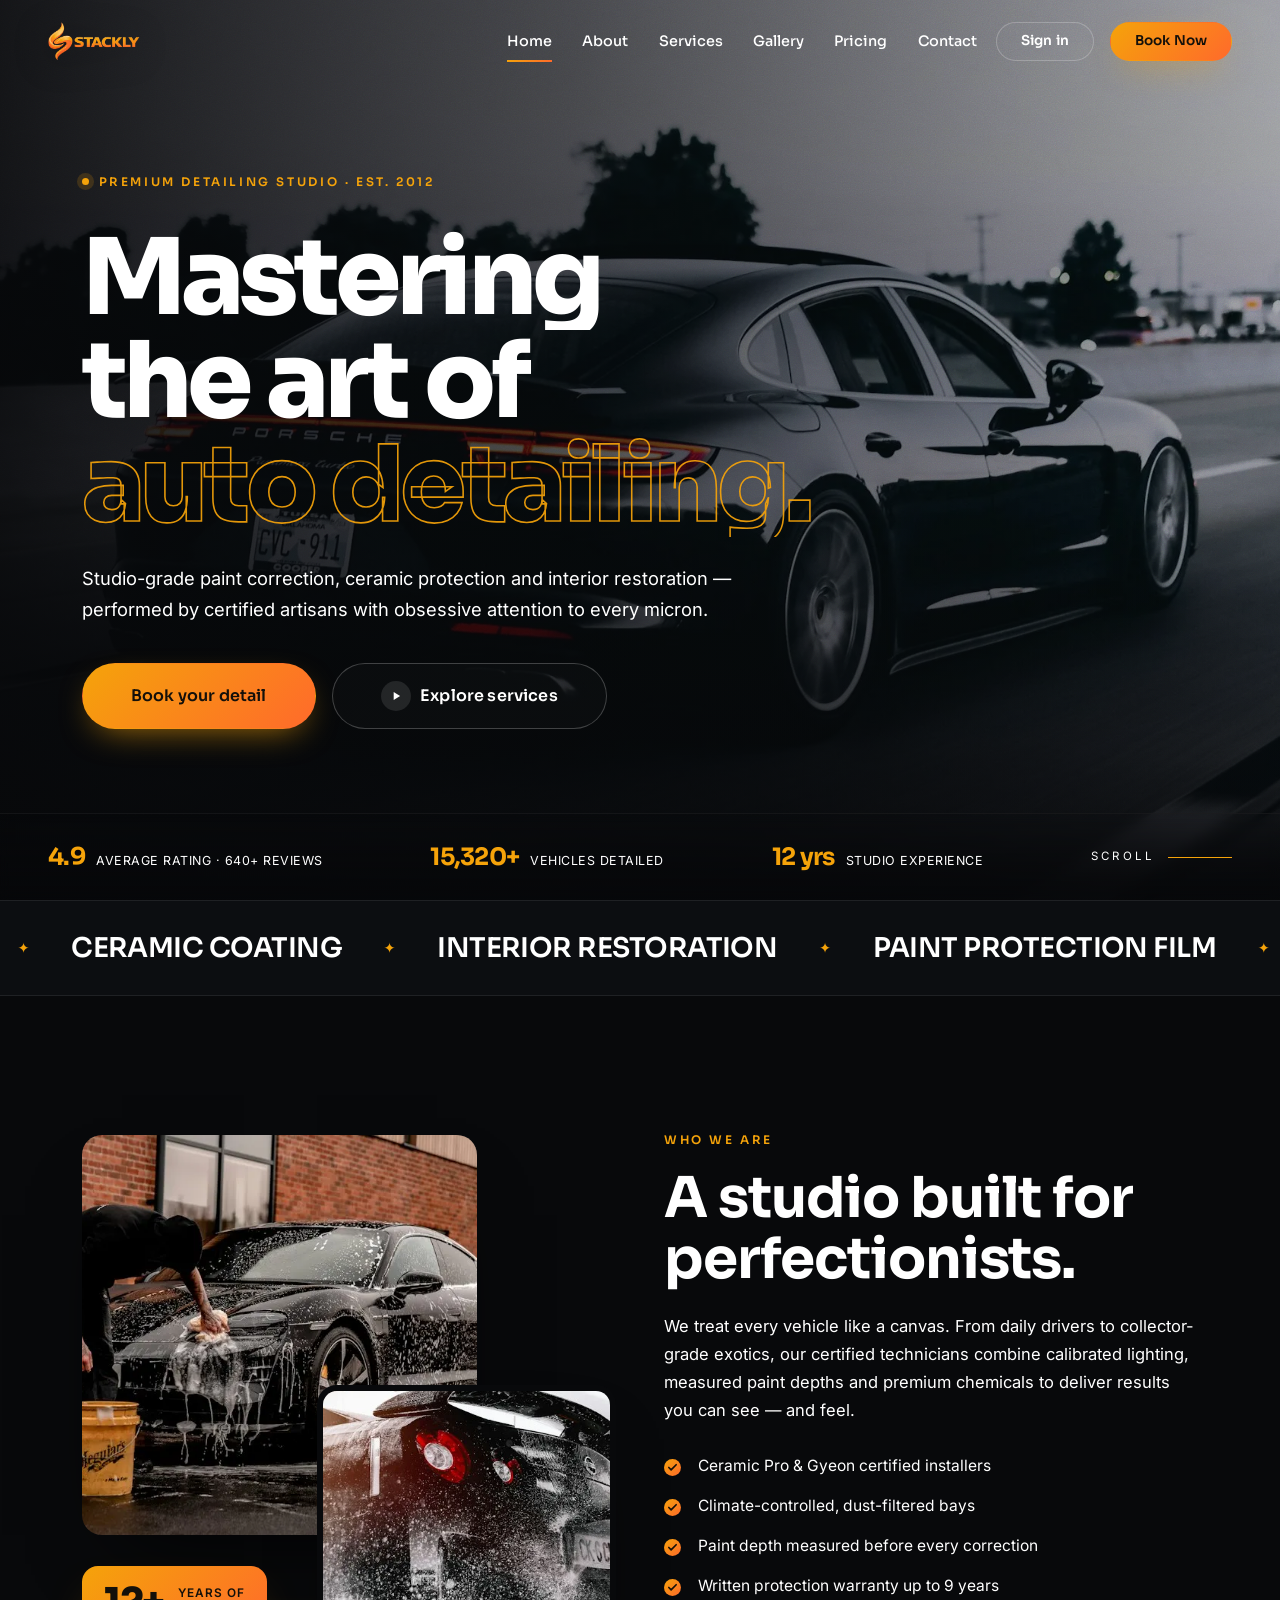
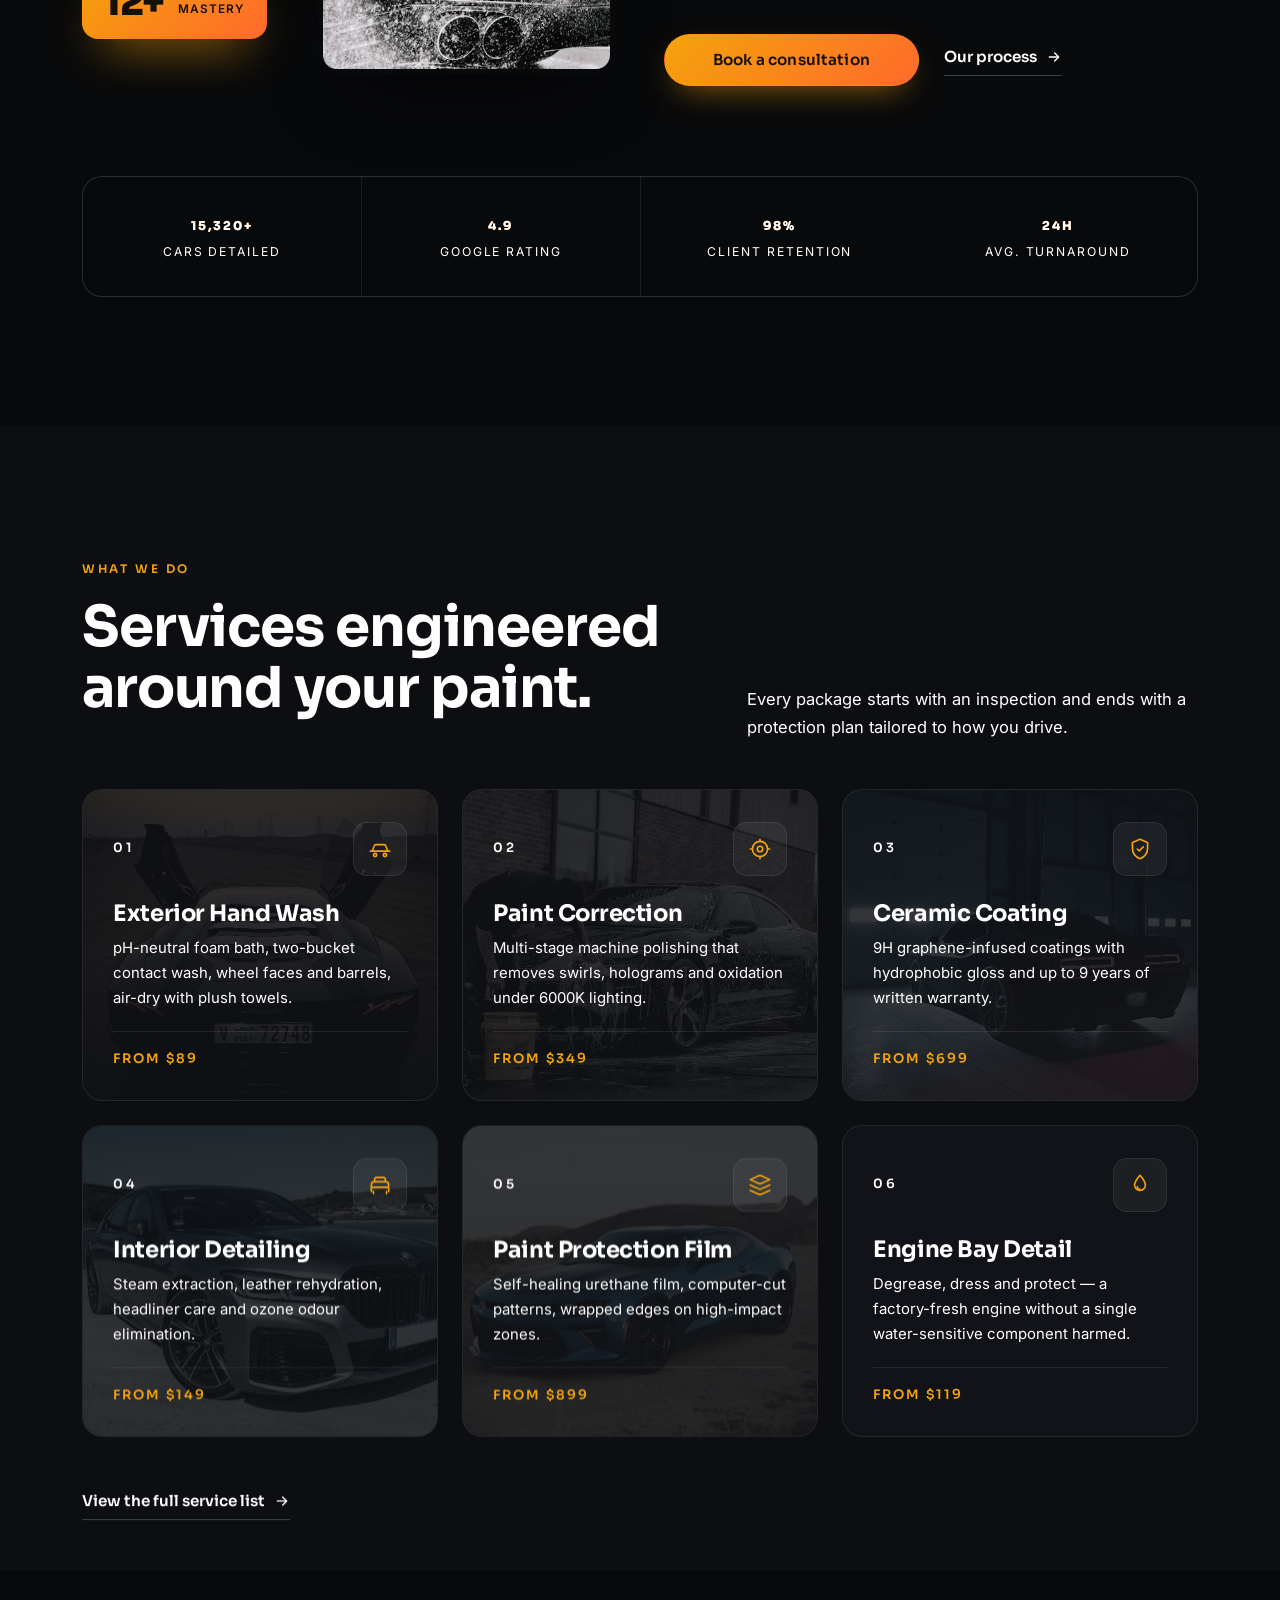
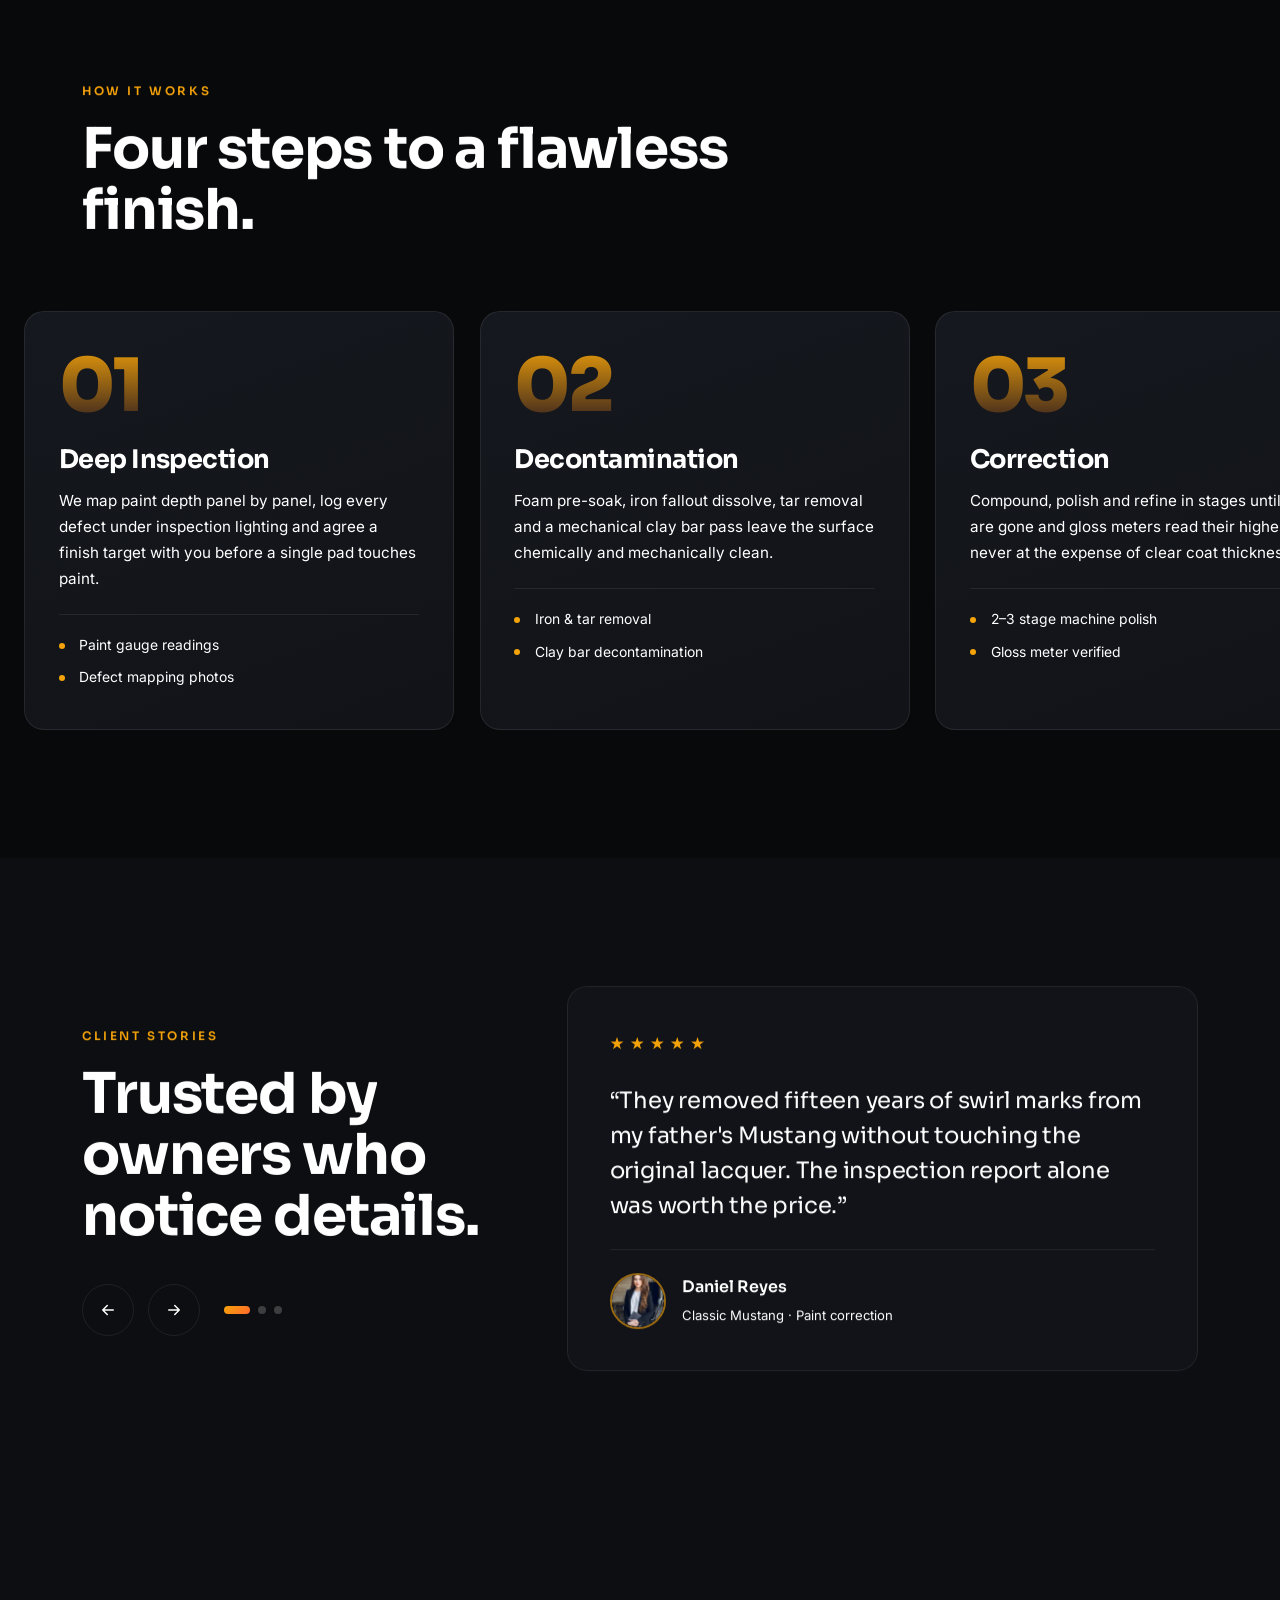
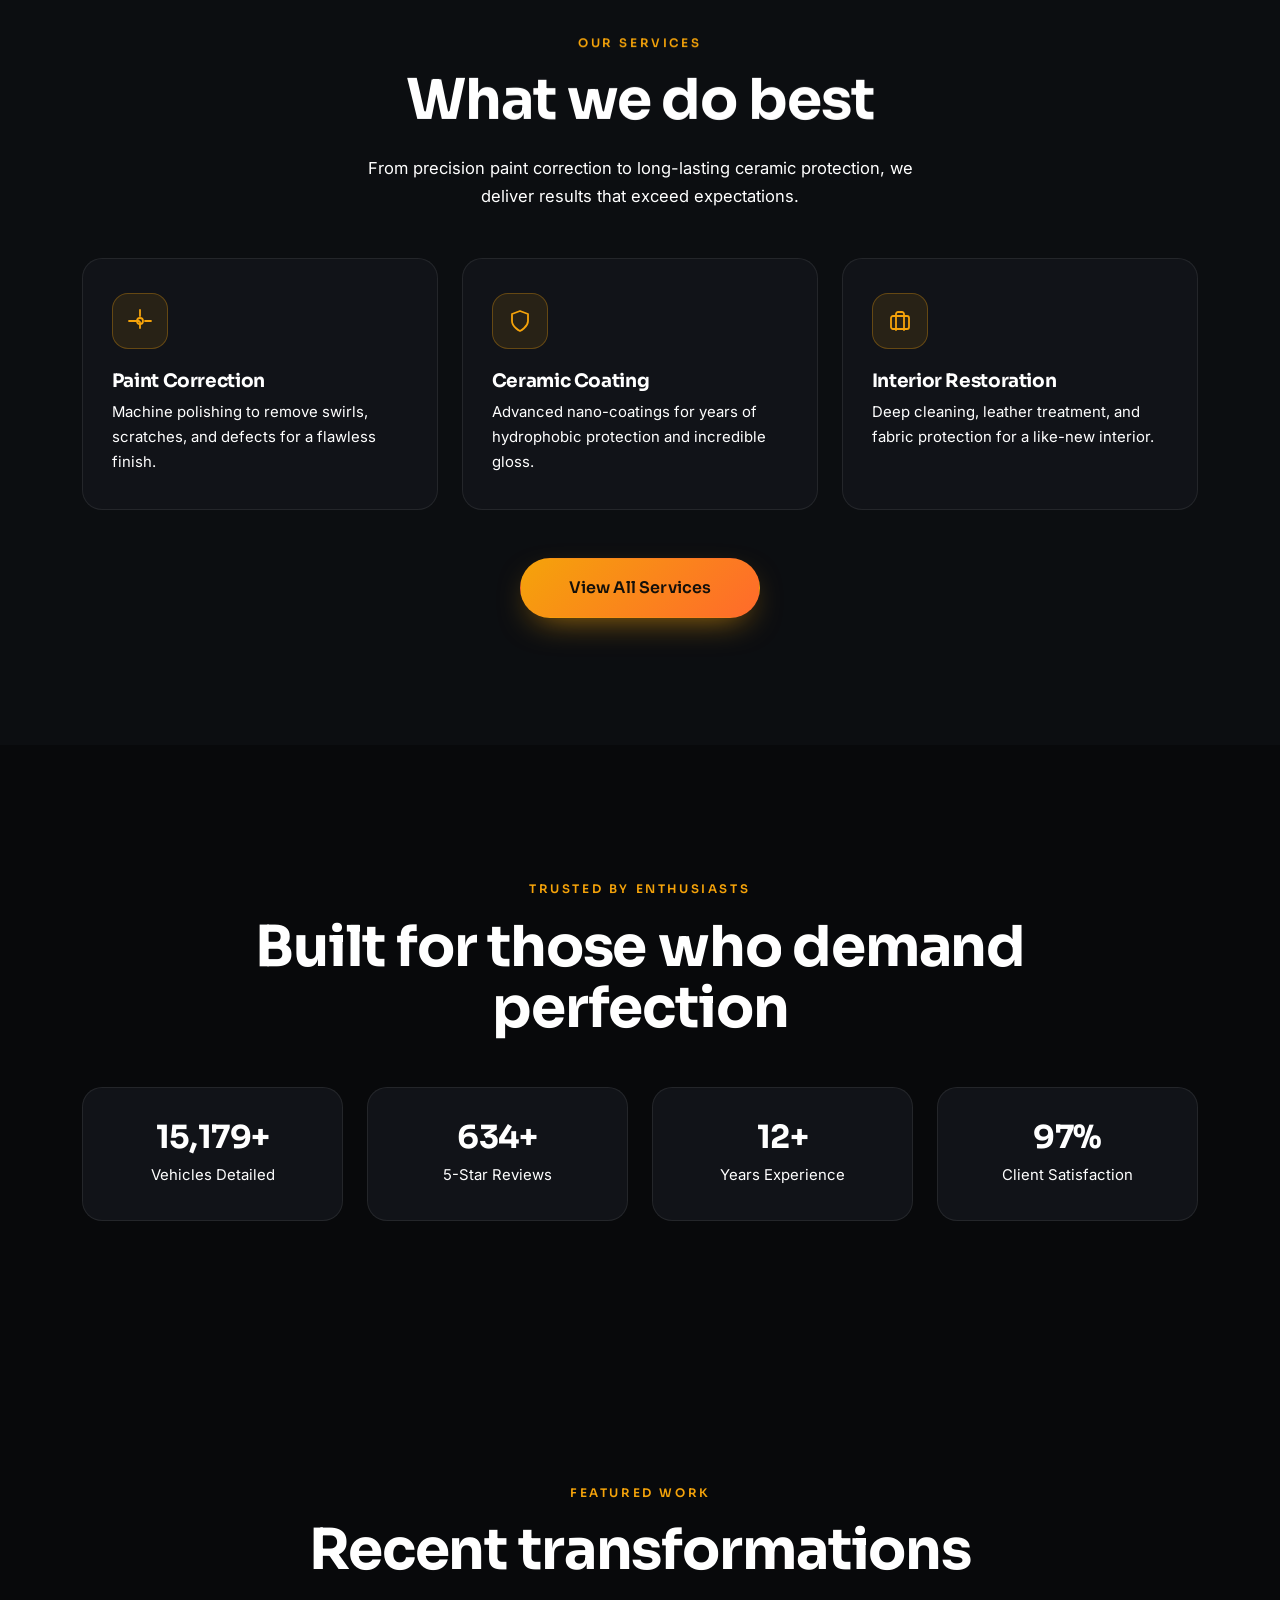
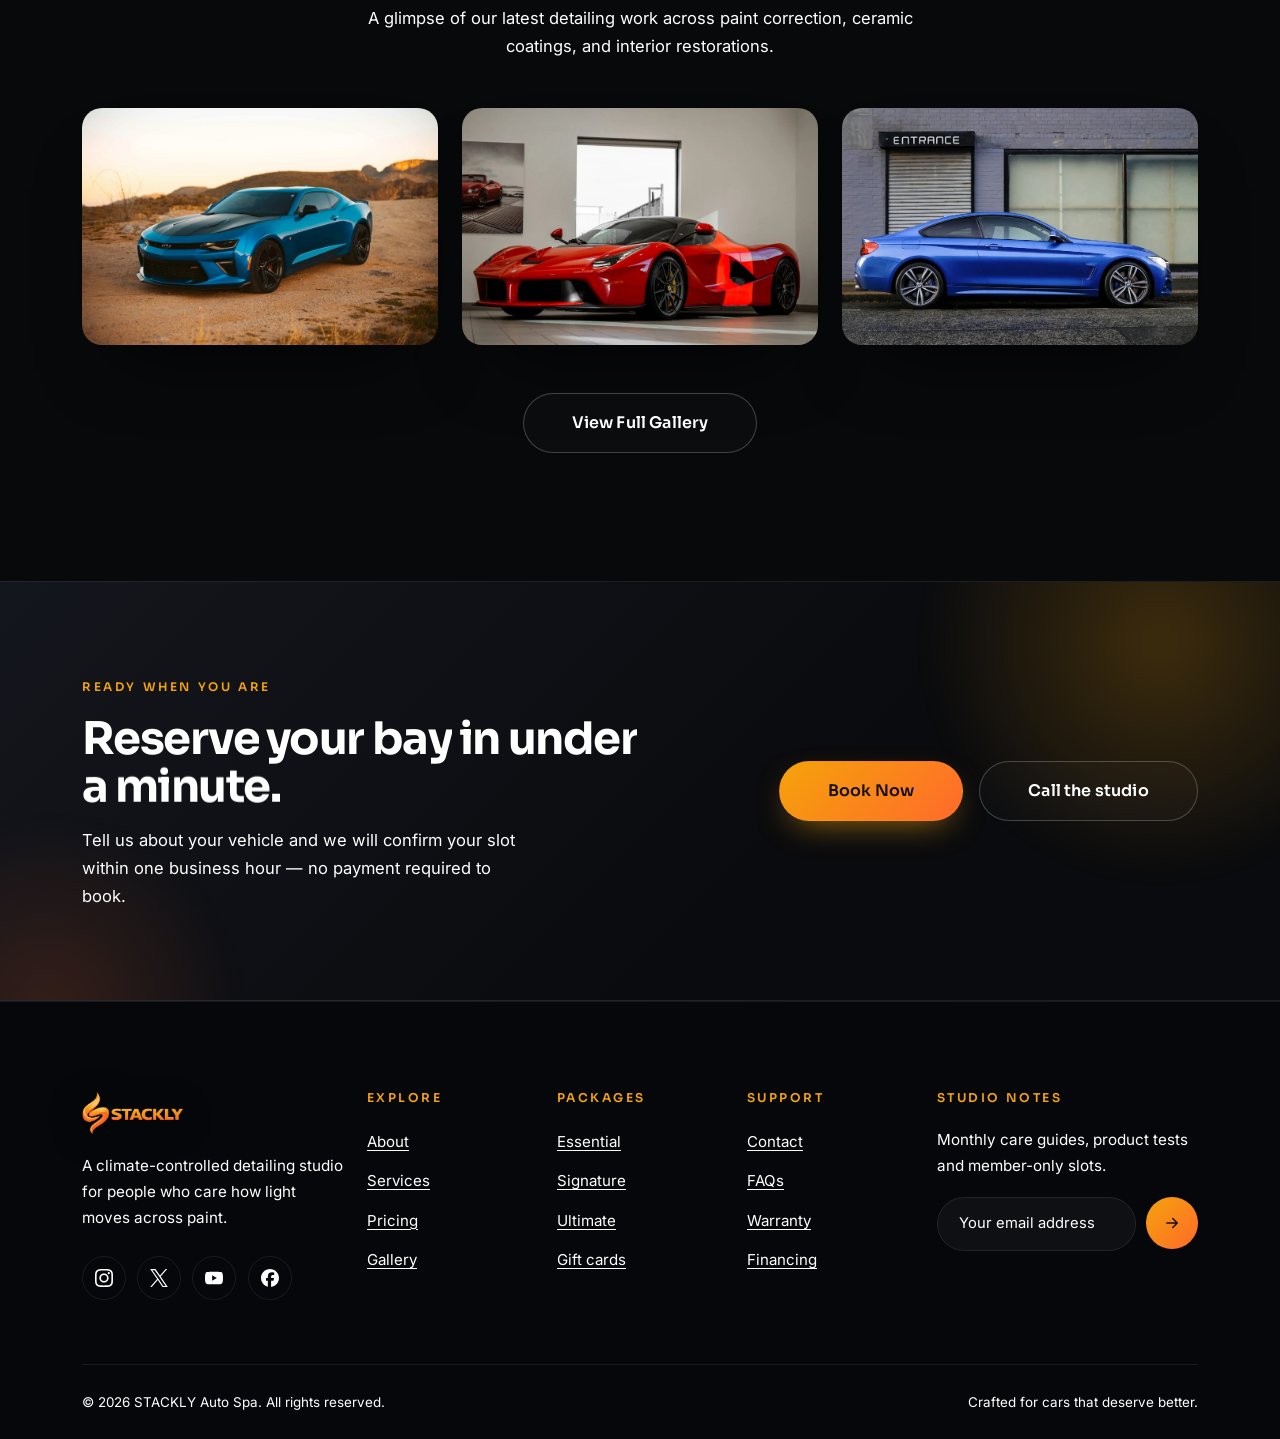
<file: index.html>
<!DOCTYPE html>
<html lang="en">
<head>
	<meta charset="UTF-8">
	<meta name="viewport" content="width=device-width, initial-scale=1.0">
	<meta name="description" content="STACKLY Auto Spa — premium car detailing studio. Paint correction, ceramic coating, interior restoration and paint protection film.">
	<title>STACKLY Auto Spa — Premium Car Detailing Studio</title>
	<script>document.documentElement.classList.add('js','is-loading');setTimeout(function(){document.documentElement.classList.remove('is-loading');},2600);</script>
	<link rel="icon" href="data:image/svg+xml,%3Csvg xmlns='http://www.w3.org/2000/svg' viewBox='0 0 64 64'%3E%3Cdefs%3E%3ClinearGradient id='g' x1='0' y1='0' x2='1' y2='1'%3E%3Cstop offset='0' stop-color='%23f5a30a'/%3E%3Cstop offset='1' stop-color='%23ff6a2b'/%3E%3C/linearGradient%3E%3C/defs%3E%3Crect width='64' height='64' rx='14' fill='%2308090b'/%3E%3Ccircle cx='32' cy='32' r='16' fill='none' stroke='url(%23g)' stroke-width='6'/%3E%3C/svg%3E">
	<link rel="icon" href="images/logo.webp" type="image/webp">

	<link rel="stylesheet" href="css/vendor/bootstrap.min.css">
	<link rel="stylesheet" href="css/fonts.css">
	<link rel="stylesheet" href="css/style.css">
	<link rel="stylesheet" href="css/pages.css">
</head>
<body>

	<!-- ============ NAVBAR ============ -->
	<nav class="navbar navbar-expand-lg fixed-top" id="navbar" aria-label="Primary">
		<div class="container-fluid px-lg-5">
			<a class="navbar-brand" href="index.html">
				<img src="images/logo.webp" alt="STACKLY Auto Spa" class="brand-logo" width="1200" height="493">
			</a>

			

			<button class="navbar-toggler" type="button" data-bs-toggle="collapse" data-bs-target="#navMenu" aria-controls="navMenu" aria-expanded="false" aria-label="Toggle navigation">
				<span></span><span></span><span></span>
			</button>

			<div class="collapse navbar-collapse" id="navMenu">
				<ul class="navbar-nav ms-auto mb-2 mb-lg-0 align-items-lg-center">
					<li class="nav-item"><a class="nav-link active" aria-current="page" href="index.html">Home</a></li>
					<li class="nav-item"><a class="nav-link" href="about.html">About</a></li>
					<li class="nav-item"><a class="nav-link" href="services.html">Services</a></li>
					<li class="nav-item"><a class="nav-link" href="gallery.html">Gallery</a></li>
					<li class="nav-item"><a class="nav-link" href="pricing.html">Pricing</a></li>
					<li class="nav-item"><a class="nav-link" href="contact.html">Contact</a></li>
					<li class="nav-item"><a class="btn btn-ghost btn-sm px-4 ms-lg-1" href="login.html">Sign in</a></li>
					<li class="nav-item ms-lg-3">
						<a href="404.html" class="btn btn-accent btn-sm px-4 d-none d-lg-inline-flex" data-magnetic>Book Now</a>
					</li>
				<li class="nav-item d-lg-none mt-3"><a href="404.html" class="btn btn-accent btn-sm w-100">Book Now</a></li>
				</ul>
			</div>
		</div>
	</nav>

	<main>

		<!-- ============ HERO ============ -->
		<section class="hero" id="home">
			<div class="hero__bg">
				<img src="images/hero-home.webp" alt="Sports car detailed to a mirror finish" fetchpriority="high">
				<div class="hero__veil"></div>
				<div class="hero__grain"></div>
			</div>

			<div class="container h-100 position-relative">
				<div class="hero__content">
					<span class="eyebrow hero__eyebrow"><i></i>Premium detailing studio · est. 2012</span>

					<h1 class="hero__title">
						<span class="line"><span>Mastering</span></span>
						<span class="line"><span>the art of</span></span>
						<span class="line"><span class="stroke">auto detailing.</span></span>
					</h1>

					<p class="hero__lead">Studio-grade paint correction, ceramic protection and interior restoration — performed by certified artisans with obsessive attention to every micron.</p>

					<div class="hero__actions">
						<a href="404.html" class="btn btn-accent btn-lg px-5" data-magnetic>Book your detail</a>
						<a href="404.html" class="btn btn-ghost btn-lg px-5">
							<span class="play"><svg viewBox="0 0 24 24" width="14" height="14" aria-hidden="true"><path d="M8 5v14l11-7z" fill="currentColor"/></svg></span>
							Explore services
						</a>
					</div>
				</div>
			</div>

			<div class="hero__footer">
				<div class="container-fluid px-lg-5 d-flex flex-wrap align-items-center justify-content-between gap-3">
					<div class="hero__stat">
						<strong data-count="4.9" data-decimals="1">0</strong>
						<span>Average rating · 640+ reviews</span>
					</div>
					<div class="hero__stat">
						<strong data-count="15320" data-suffix="+">0</strong>
						<span>Vehicles detailed</span>
					</div>
					<div class="hero__stat">
						<strong data-count="12" data-suffix=" yrs">0</strong>
						<span>Studio experience</span>
					</div>
					<div class="hero__scroll">
						<span>Scroll</span>
						<div class="hero__scroll-line"><i></i></div>
					</div>
				</div>
			</div>
		</section>

		<!-- ============ MARQUEE ============ -->
		<div class="marquee" aria-hidden="true">
			<div class="marquee__track">
				<div class="marquee__group">
					<span>Paint Correction</span><i>✦</i>
					<span>Ceramic Coating</span><i>✦</i>
					<span>Interior Restoration</span><i>✦</i>
					<span>Paint Protection Film</span><i>✦</i>
					<span>Headlight Renewal</span><i>✦</i>
					<span>Engine Bay Detail</span><i>✦</i>
				</div>
				<div class="marquee__group">
					<span>Paint Correction</span><i>✦</i>
					<span>Ceramic Coating</span><i>✦</i>
					<span>Interior Restoration</span><i>✦</i>
					<span>Paint Protection Film</span><i>✦</i>
					<span>Headlight Renewal</span><i>✦</i>
					<span>Engine Bay Detail</span><i>✦</i>
				</div>
			</div>
		</div>

		<!-- ============ ABOUT ============ -->
		<section class="section about" id="about">
			<div class="container">
				<div class="row g-5 align-items-center">
					<div class="col-lg-6">
						<div class="about__media">
							<figure class="about__img about__img--main" data-parallax="0.12">
								<img src="images/about-main.webp" alt="Technician machine-polishing a car panel" loading="lazy" decoding="async">
							</figure>
							<figure class="about__img about__img--sub" data-parallax="-0.1">
								<img src="images/about-sub.webp" alt="Vehicle covered in snow foam during a wash" loading="lazy" decoding="async">
							</figure>
							<div class="about__badge">
								<strong data-count="12" data-suffix="+">0</strong>
								<span>Years of<br>mastery</span>
							</div>
						</div>
					</div>

					<div class="col-lg-6">
						<span class="eyebrow" data-anim="fade-up">Who we are</span>
						<h2 class="section-title" data-split data-anim="fade-up">A studio built for perfectionists.</h2>
						<p class="section-text" data-anim="fade-up">We treat every vehicle like a canvas. From daily drivers to collector-grade exotics, our certified technicians combine calibrated lighting, measured paint depths and premium chemicals to deliver results you can see — and feel.</p>

						<ul class="check-list" data-anim="fade-up">
							<li>Ceramic Pro &amp; Gyeon certified installers</li>
							<li>Climate-controlled, dust-filtered bays</li>
							<li>Paint depth measured before every correction</li>
							<li>Written protection warranty up to 9 years</li>
						<li class="nav-item d-lg-none mt-3"><a href="404.html" class="btn btn-accent btn-sm w-100">Book Now</a></li>
				</ul>

						<div class="about__actions" data-anim="fade-up">
							<a href="404.html" class="btn btn-accent px-5" data-magnetic>Book a consultation</a>
							<a href="404.html" class="link-arrow">Our process
								<svg viewBox="0 0 24 24" width="16" height="16" aria-hidden="true"><path d="M5 12h14M13 6l6 6-6 6" stroke="currentColor" stroke-width="2" fill="none" stroke-linecap="round" stroke-linejoin="round"/></svg>
							</a>
						</div>
					</div>
				</div>

				<div class="stats-row" data-stagger>
					<div class="stat">
						<strong><span data-count="15320" data-suffix="+">0</span></strong>
						<span>Cars detailed</span>
					</div>
					<div class="stat">
						<strong><span data-count="4.9" data-decimals="1">0</span></strong>
						<span>Google rating</span>
					</div>
					<div class="stat">
						<strong><span data-count="98" data-suffix="%">0</span></strong>
						<span>Client retention</span>
					</div>
					<div class="stat">
						<strong><span data-count="24" data-suffix="h">0</span></strong>
						<span>Avg. turnaround</span>
					</div>
				</div>
			</div>
		</section>

		<!-- ============ SERVICES ============ -->
		<section class="section services" id="services">
			<div class="container">
				<div class="row align-items-end g-4 mb-5">
					<div class="col-lg-7">
						<span class="eyebrow" data-anim="fade-up">What we do</span>
						<h2 class="section-title" data-split data-anim="fade-up">Services engineered around your paint.</h2>
					</div>
					<div class="col-lg-5">
						<p class="section-text mb-0" data-anim="fade-up">Every package starts with an inspection and ends with a protection plan tailored to how you drive.</p>
					</div>
				</div>

				<div class="services__grid" data-stagger>
					<article class="service-card">
						<div class="service-card__bg">
							<img src="images/svc-wash.webp" alt="" loading="lazy" decoding="async">
						</div>
						<div class="service-card__body">
							<div class="service-card__top">
								<span class="service-card__num">01</span>
								<span class="service-card__icon">
									<svg viewBox="0 0 24 24" width="26" height="26" fill="none" stroke="currentColor" stroke-width="1.5" stroke-linecap="round" stroke-linejoin="round" aria-hidden="true"><path d="M3 14h18M5 14l1.5-4.5A2 2 0 0 1 8.4 8h7.2a2 2 0 0 1 1.9 1.5L19 14M6 17.5a1.5 1.5 0 1 0 3 0 1.5 1.5 0 0 0-3 0Zm9 0a1.5 1.5 0 1 0 3 0 1.5 1.5 0 0 0-3 0Z"/></svg>
								</span>
							</div>
							<h3>Exterior Hand Wash</h3>
							<p>pH-neutral foam bath, two-bucket contact wash, wheel faces and barrels, air-dry with plush towels.</p>
							<span class="service-card__price">from $89</span>
						</div>
					</article>

					<article class="service-card">
						<div class="service-card__bg">
							<img src="images/svc-correction.webp" alt="" loading="lazy" decoding="async">
						</div>
						<div class="service-card__body">
							<div class="service-card__top">
								<span class="service-card__num">02</span>
								<span class="service-card__icon">
									<svg viewBox="0 0 24 24" width="26" height="26" fill="none" stroke="currentColor" stroke-width="1.5" stroke-linecap="round" stroke-linejoin="round" aria-hidden="true"><circle cx="12" cy="12" r="7"/><circle cx="12" cy="12" r="2.5"/><path d="M12 3v2M12 19v2M3 12h2M19 12h2"/></svg>
								</span>
							</div>
							<h3>Paint Correction</h3>
							<p>Multi-stage machine polishing that removes swirls, holograms and oxidation under 6000K lighting.</p>
							<span class="service-card__price">from $349</span>
						</div>
					</article>

					<article class="service-card">
						<div class="service-card__bg">
							<img src="images/svc-ceramic.webp" alt="" loading="lazy" decoding="async">
						</div>
						<div class="service-card__body">
							<div class="service-card__top">
								<span class="service-card__num">03</span>
								<span class="service-card__icon">
									<svg viewBox="0 0 24 24" width="26" height="26" fill="none" stroke="currentColor" stroke-width="1.5" stroke-linecap="round" stroke-linejoin="round" aria-hidden="true"><path d="M12 3l7 3v5c0 4.5-3 8.3-7 10-4-1.7-7-5.5-7-10V6l7-3Z"/><path d="M9.5 12l1.8 1.8L15 10"/></svg>
								</span>
							</div>
							<h3>Ceramic Coating</h3>
							<p>9H graphene-infused coatings with hydrophobic gloss and up to 9 years of written warranty.</p>
							<span class="service-card__price">from $699</span>
						</div>
					</article>

					<article class="service-card">
						<div class="service-card__bg">
							<img src="images/svc-interior.webp" alt="" loading="lazy" decoding="async">
						</div>
						<div class="service-card__body">
							<div class="service-card__top">
								<span class="service-card__num">04</span>
								<span class="service-card__icon">
									<svg viewBox="0 0 24 24" width="26" height="26" fill="none" stroke="currentColor" stroke-width="1.5" stroke-linecap="round" stroke-linejoin="round" aria-hidden="true"><path d="M4 18v-6a3 3 0 0 1 3-3h10a3 3 0 0 1 3 3v6M4 14h16M7 9V7a2 2 0 0 1 2-2h6a2 2 0 0 1 2 2v2M6 18v2M18 18v2"/></svg>
								</span>
							</div>
							<h3>Interior Detailing</h3>
							<p>Steam extraction, leather rehydration, headliner care and ozone odour elimination.</p>
							<span class="service-card__price">from $149</span>
						</div>
					</article>

					<article class="service-card">
						<div class="service-card__bg">
							<img src="images/svc-ppf.webp" alt="" loading="lazy" decoding="async">
						</div>
						<div class="service-card__body">
							<div class="service-card__top">
								<span class="service-card__num">05</span>
								<span class="service-card__icon">
									<svg viewBox="0 0 24 24" width="26" height="26" fill="none" stroke="currentColor" stroke-width="1.5" stroke-linecap="round" stroke-linejoin="round" aria-hidden="true"><path d="M3 7l9-4 9 4-9 4-9-4Z"/><path d="M3 12l9 4 9-4M3 17l9 4 9-4"/></svg>
								</span>
							</div>
							<h3>Paint Protection Film</h3>
							<p>Self-healing urethane film, computer-cut patterns, wrapped edges on high-impact zones.</p>
							<span class="service-card__price">from $899</span>
						</div>
					</article>

					<article class="service-card">
						<div class="service-card__bg">
							<img src="images/svc-engine.webp" alt="" loading="lazy" decoding="async">
						</div>
						<div class="service-card__body">
							<div class="service-card__top">
								<span class="service-card__num">06</span>
								<span class="service-card__icon">
									<svg viewBox="0 0 24 24" width="26" height="26" fill="none" stroke="currentColor" stroke-width="1.5" stroke-linecap="round" stroke-linejoin="round" aria-hidden="true"><path d="M12 3c3 3.5 5 6.3 5 9a5 5 0 0 1-10 0c0-2.7 2-5.5 5-9Z"/><path d="M9.5 13.5a2.5 2.5 0 0 0 2.5 2.5"/></svg>
								</span>
							</div>
							<h3>Engine Bay Detail</h3>
							<p>Degrease, dress and protect — a factory-fresh engine without a single water-sensitive component harmed.</p>
							<span class="service-card__price">from $119</span>
						</div>
					</article>
				</div>

				<div class="mt-5" data-anim="fade-up">
					<a href="404.html" class="link-arrow">View the full service list
						<svg viewBox="0 0 24 24" width="16" height="16" aria-hidden="true"><path d="M5 12h14M13 6l6 6-6 6" stroke="currentColor" stroke-width="2" fill="none" stroke-linecap="round" stroke-linejoin="round"/></svg>
					</a>
				</div>
			</div>
		</section>

		<!-- ============ PROCESS ============ -->
		<section class="section process" id="process">
			<div class="process__head container">
				<span class="eyebrow" data-anim="fade-up">How it works</span>
				<h2 class="section-title" data-split data-anim="fade-up">Four steps to a flawless finish.</h2>
			</div>

			<div class="process__viewport">
				<div class="process__track">
					<article class="process-step">
						<span class="process-step__num">01</span>
						<h3>Deep Inspection</h3>
						<p>We map paint depth panel by panel, log every defect under inspection lighting and agree a finish target with you before a single pad touches paint.</p>
						<ul>
							<li>Paint gauge readings</li>
							<li>Defect mapping photos</li>
						<li class="nav-item d-lg-none mt-3"><a href="404.html" class="btn btn-accent btn-sm w-100">Book Now</a></li>
				</ul>
					</article>

					<article class="process-step">
						<span class="process-step__num">02</span>
						<h3>Decontamination</h3>
						<p>Foam pre-soak, iron fallout dissolve, tar removal and a mechanical clay bar pass leave the surface chemically and mechanically clean.</p>
						<ul>
							<li>Iron &amp; tar removal</li>
							<li>Clay bar decontamination</li>
						<li class="nav-item d-lg-none mt-3"><a href="404.html" class="btn btn-accent btn-sm w-100">Book Now</a></li>
				</ul>
					</article>

					<article class="process-step">
						<span class="process-step__num">03</span>
						<h3>Correction</h3>
						<p>Compound, polish and refine in stages until swirls are gone and gloss meters read their highest — never at the expense of clear coat thickness.</p>
						<ul>
							<li>2–3 stage machine polish</li>
							<li>Gloss meter verified</li>
						<li class="nav-item d-lg-none mt-3"><a href="404.html" class="btn btn-accent btn-sm w-100">Book Now</a></li>
				</ul>
					</article>

					<article class="process-step">
						<span class="process-step__num">04</span>
						<h3>Protect &amp; Cure</h3>
						<p>Ceramic coating or PPF is applied in a filtered bay, then cured under controlled heat before your handover walkthrough and warranty card.</p>
						<ul>
							<li>9H coating or PPF</li>
							<li>Written warranty</li>
						<li class="nav-item d-lg-none mt-3"><a href="404.html" class="btn btn-accent btn-sm w-100">Book Now</a></li>
				</ul>
					</article>
				</div>
			</div>
		</section>

		<!-- ============ TESTIMONIALS ============ -->
		<section class="section testimonials" id="testimonials">
			<div class="container">
				<div class="row g-5 align-items-center">
					<div class="col-lg-5">
						<span class="eyebrow" data-anim="fade-up">Client stories</span>
						<h2 class="section-title" data-split data-anim="fade-up">Trusted by owners who notice details.</h2>
						<div class="testimonials__nav" data-anim="fade-up">
							<button class="t-btn" id="tPrev" type="button" aria-label="Previous testimonial">
								<svg viewBox="0 0 24 24" width="18" height="18" fill="none" stroke="currentColor" stroke-width="2" stroke-linecap="round" stroke-linejoin="round" aria-hidden="true"><path d="M19 12H5M11 18l-6-6 6-6"/></svg>
							</button>
							<button class="t-btn" id="tNext" type="button" aria-label="Next testimonial">
								<svg viewBox="0 0 24 24" width="18" height="18" fill="none" stroke="currentColor" stroke-width="2" stroke-linecap="round" stroke-linejoin="round" aria-hidden="true"><path d="M5 12h14M13 6l6 6-6 6"/></svg>
							</button>
							<div class="testimonials__dots" id="tDots"></div>
						</div>
					</div>

					<div class="col-lg-7">
						<div class="t-slider" id="tSlider" data-anim="fade-up">
							<article class="t-card is-active">
								<div class="t-card__stars" role="img" aria-label="5 out of 5 stars">★★★★★</div>
								<blockquote>“They removed fifteen years of swirl marks from my father's Mustang without touching the original lacquer. The inspection report alone was worth the price.”</blockquote>
								<div class="t-card__author">
									<img src="images/p2.webp" alt="Daniel Reyes" loading="lazy" decoding="async">
									<div><strong>Daniel Reyes</strong><span>Classic Mustang · Paint correction</span></div>
								</div>
							</article>

							<article class="t-card">
								<div class="t-card__stars" role="img" aria-label="5 out of 5 stars">★★★★★</div>
								<blockquote>“Booking was effortless, the studio looked like a lab, and my EV came back with a depth of gloss I didn't know it had. Six months on, water still beads off instantly.”</blockquote>
								<div class="t-card__author">
									<img src="images/p3.webp" alt="Priya Nair" loading="lazy" decoding="async">
									<div><strong>Priya Nair</strong><span>Electric SUV · Ceramic coating</span></div>
								</div>
							</article>

							<article class="t-card">
								<div class="t-card__stars" role="img" aria-label="5 out of 5 stars">★★★★★</div>
								<blockquote>“Three kids, one Labrador, zero hope — or so I thought. The interior team brought the upholstery back to showroom condition and the smell is completely gone.”</blockquote>
								<div class="t-card__author">
									<img src="images/p4.webp" alt="Marcus Feld" loading="lazy" decoding="async">
									<div><strong>Marcus Feld</strong><span>Family SUV · Interior restoration</span></div>
								</div>
							</article>
						</div>
					</div>
				</div>
			</div>
		</section>

		

	<!-- ============ SERVICES HIGHLIGHT ============ -->
<section class="section section--muted" id="services-highlight">
	<div class="container">
		<div class="text-center mb-5">
			<span class="eyebrow mx-auto" data-anim="fade-up">Our Services</span>
			<h2 class="section-title mx-auto" data-split data-anim="fade-up">What we do best</h2>
			<p class="section-text mx-auto" data-anim="fade-up">From precision paint correction to long-lasting ceramic protection, we deliver results that exceed expectations.</p>
		</div>
		<div class="row g-4" data-stagger>
			<div class="col-lg-4 col-md-6">
				<article class="value-card h-100">
					<div class="value-card__icon">
						<svg width="24" height="24" viewBox="0 0 24 24" fill="none" stroke="currentColor" stroke-width="1.8" stroke-linecap="round" stroke-linejoin="round">
							<circle cx="12" cy="12" r="3"></circle>
							<path d="M12 1v6m0 6v6m11-7h-6m-6 0H1"></path>
						</svg>
					</div>
					<h3>Paint Correction</h3>
					<p>Machine polishing to remove swirls, scratches, and defects for a flawless finish.</p>
				</article>
			</div>
			<div class="col-lg-4 col-md-6">
				<article class="value-card h-100">
					<div class="value-card__icon">
						<svg width="24" height="24" viewBox="0 0 24 24" fill="none" stroke="currentColor" stroke-width="1.8" stroke-linecap="round" stroke-linejoin="round">
							<path d="M12 22s8-4 8-10V5l-8-3-8 3v7c0 6 8 10 8 10z"></path>
						</svg>
					</div>
					<h3>Ceramic Coating</h3>
					<p>Advanced nano-coatings for years of hydrophobic protection and incredible gloss.</p>
				</article>
			</div>
			<div class="col-lg-4 col-md-6">
				<article class="value-card h-100">
					<div class="value-card__icon">
						<svg width="24" height="24" viewBox="0 0 24 24" fill="none" stroke="currentColor" stroke-width="1.8" stroke-linecap="round" stroke-linejoin="round">
							<rect x="3" y="7" width="18" height="13" rx="2" ry="2"></rect>
							<path d="M16 21V5a2 2 0 0 0-2-2h-4a2 2 0 0 0-2 2v16"></path>
						</svg>
					</div>
					<h3>Interior Restoration</h3>
					<p>Deep cleaning, leather treatment, and fabric protection for a like-new interior.</p>
				</article>
			</div>
		</div>
		<div class="text-center mt-5" data-anim="fade-up">
			<a href="404.html" class="btn btn-accent btn-lg px-5">View All Services</a>
		</div>
	</div>
</section>

<!-- ============ TRUSTED BY ============ -->
<section class="section section--dark" id="trusted">
	<div class="container">
		<div class="text-center mb-5">
			<span class="eyebrow mx-auto" data-anim="fade-up">Trusted by enthusiasts</span>
			<h2 class="section-title mx-auto" data-split data-anim="fade-up">Built for those who demand perfection</h2>
		</div>
		<div class="row g-4 text-center" data-stagger>
			<div class="col-md-3 col-6">
				<div class="value-card" style="padding:2rem;">
					<h3 style="font-size:2rem; margin-bottom:.5rem;" data-count="15320" data-suffix="+">0</h3>
					<p style="color:var(--muted);">Vehicles Detailed</p>
				</div>
			</div>
			<div class="col-md-3 col-6">
				<div class="value-card" style="padding:2rem;">
					<h3 style="font-size:2rem; margin-bottom:.5rem;" data-count="640" data-suffix="+">0</h3>
					<p style="color:var(--muted);">5-Star Reviews</p>
				</div>
			</div>
			<div class="col-md-3 col-6">
				<div class="value-card" style="padding:2rem;">
					<h3 style="font-size:2rem; margin-bottom:.5rem;" data-count="12" data-suffix="+">0</h3>
					<p style="color:var(--muted);">Years Experience</p>
				</div>
			</div>
			<div class="col-md-3 col-6">
				<div class="value-card" style="padding:2rem;">
					<h3 style="font-size:2rem; margin-bottom:.5rem;" data-count="98" data-suffix="%">0</h3>
					<p style="color:var(--muted);">Client Satisfaction</p>
				</div>
			</div>
		</div>
	</div>
</section>

<!-- ============ FEATURED WORK ============ -->
<section class="section" id="featured">
	<div class="container">
		<div class="text-center mb-5">
			<span class="eyebrow mx-auto" data-anim="fade-up">Featured Work</span>
			<h2 class="section-title mx-auto" data-split data-anim="fade-up">Recent transformations</h2>
			<p class="section-text mx-auto" data-anim="fade-up">A glimpse of our latest detailing work across paint correction, ceramic coatings, and interior restorations.</p>
		</div>
		<div class="row g-4" data-stagger>
			<div class="col-md-4">
				<figure class="about__img position-relative" style="border-radius:var(--radius); overflow:hidden;">
					<img src="images/gallery-1.webp" alt="Featured detail work" loading="lazy">
				</figure>
			</div>
			<div class="col-md-4">
				<figure class="about__img position-relative" style="border-radius:var(--radius); overflow:hidden;">
					<img src="images/gallery-2.webp" alt="Featured detail work" loading="lazy">
				</figure>
			</div>
			<div class="col-md-4">
				<figure class="about__img position-relative" style="border-radius:var(--radius); overflow:hidden;">
					<img src="images/gallery-3.webp" alt="Featured detail work" loading="lazy">
				</figure>
			</div>
		</div>
		<div class="text-center mt-5" data-anim="fade-up">
			<a href="404.html" class="btn btn-ghost btn-lg px-5">View Full Gallery</a>
		</div>
	</div>
</section>


<!-- ============ CTA ============ -->
<section class="cta-band" id="book">
	<div class="container">
		<div class="cta-band__inner">
			<div>
				<span class="eyebrow" data-anim="fade-up">Ready when you are</span>
				<h2 data-split data-anim="fade-up">Reserve your bay in under a minute.</h2>
				<p data-anim="fade-up">Tell us about your vehicle and we will confirm your slot within one business hour — no payment required to book.</p>
			</div>
			<div class="cta-band__actions" data-anim="fade-up">
				<a href="404.html" class="btn btn-accent btn-lg px-5" data-magnetic>Book Now</a>
				<a href="404.html" class="btn btn-ghost btn-lg px-5">Call&nbsp;the&nbsp;studio</a>
			</div>
		</div>
	</div>
</section>

</main>

	<!-- ============ FOOTER ============ -->
	<footer class="footer">
		<div class="container">
			<div class="row g-4 footer__top">
				<div class="col-lg-3">
					<a class="navbar-brand footer__brand" href="index.html">
						<img src="images/logo.webp" alt="STACKLY Auto Spa" class="brand-logo" width="1200" height="493">
					</a>
					<p>A climate-controlled detailing studio for people who care how light moves across paint.</p>
					<div class="footer__social">
						<a href="404.html"aria-label="Instagram"><svg viewBox="0 0 24 24" width="18" height="18" fill="currentColor" aria-hidden="true"><path d="M7.0301.084c-1.2768.0602-2.1487.264-2.911.5634-.7888.3075-1.4575.72-2.1228 1.3877-.6652.6677-1.075 1.3368-1.3802 2.127-.2954.7638-.4956 1.6365-.552 2.914-.0564 1.2775-.0689 1.6882-.0626 4.947.0062 3.2586.0206 3.6671.0825 4.9473.061 1.2765.264 2.1482.5635 2.9107.308.7889.72 1.4573 1.388 2.1228.6679.6655 1.3365 1.0743 2.1285 1.38.7632.295 1.6361.4961 2.9134.552 1.2773.056 1.6884.069 4.9462.0627 3.2578-.0062 3.668-.0207 4.9478-.0814 1.28-.0607 2.147-.2652 2.9098-.5633.7889-.3086 1.4578-.72 2.1228-1.3881.665-.6682 1.0745-1.3378 1.3795-2.1284.2957-.7632.4966-1.636.552-2.9124.056-1.2809.0692-1.6898.063-4.948-.0063-3.2583-.021-3.6668-.0817-4.9465-.0607-1.2797-.264-2.1487-.5633-2.9117-.3084-.7889-.72-1.4568-1.3876-2.1228C21.2982 1.33 20.628.9208 19.8378.6165 19.074.321 18.2017.1197 16.9244.0645 15.6471.0093 15.236-.005 11.977.0014 8.718.0076 8.31.0215 7.0301.0839m.1402 21.6932c-1.17-.0509-1.8053-.2453-2.2287-.408-.5606-.216-.96-.4771-1.3819-.895-.422-.4178-.6811-.8186-.9-1.378-.1644-.4234-.3624-1.058-.4171-2.228-.0595-1.2645-.072-1.6442-.079-4.848-.007-3.2037.0053-3.583.0607-4.848.05-1.169.2456-1.805.408-2.2282.216-.5613.4762-.96.895-1.3816.4188-.4217.8184-.6814 1.3783-.9003.423-.1651 1.0575-.3614 2.227-.4171 1.2655-.06 1.6447-.072 4.848-.079 3.2033-.007 3.5835.005 4.8495.0608 1.169.0508 1.8053.2445 2.228.408.5608.216.96.4754 1.3816.895.4217.4194.6816.8176.9005 1.3787.1653.4217.3617 1.056.4169 2.2263.0602 1.2655.0739 1.645.0796 4.848.0058 3.203-.0055 3.5834-.061 4.848-.051 1.17-.245 1.8055-.408 2.2294-.216.5604-.4763.96-.8954 1.3814-.419.4215-.8181.6811-1.3783.9-.4224.1649-1.0577.3617-2.2262.4174-1.2656.0595-1.6448.072-4.8493.079-3.2045.007-3.5825-.006-4.848-.0608M16.953 5.5864A1.44 1.44 0 1 0 18.39 4.144a1.44 1.44 0 0 0-1.437 1.4424M5.8385 12.012c.0067 3.4032 2.7706 6.1557 6.173 6.1493 3.4026-.0065 6.157-2.7701 6.1506-6.1733-.0065-3.4032-2.771-6.1565-6.174-6.1498-3.403.0067-6.156 2.771-6.1496 6.1738M8 12.0077a4 4 0 1 1 4.008 3.9921A3.9996 3.9996 0 0 1 8 12.0077"/></svg></a>
						<a href="404.html"aria-label="Twitter / X"><svg viewBox="0 0 24 24" width="18" height="18" fill="currentColor" aria-hidden="true"><path d="M14.234 10.162 22.977 0h-2.072l-7.591 8.824L7.251 0H.258l9.168 13.343L.258 24H2.33l8.016-9.318L16.749 24h6.993zm-2.837 3.299-.929-1.329L3.076 1.56h3.182l5.965 8.532.929 1.329 7.754 11.09h-3.182z"/></svg></a>
						<a href="404.html"aria-label="YouTube"><svg viewBox="0 0 24 24" width="18" height="18" fill="currentColor" aria-hidden="true"><path d="M23.498 6.186a3.016 3.016 0 0 0-2.122-2.136C19.505 3.545 12 3.545 12 3.545s-7.505 0-9.377.505A3.017 3.017 0 0 0 .502 6.186C0 8.07 0 12 0 12s0 3.93.502 5.814a3.016 3.016 0 0 0 2.122 2.136c1.871.505 9.376.505 9.376.505s7.505 0 9.377-.505a3.015 3.015 0 0 0 2.122-2.136C24 15.93 24 12 24 12s0-3.93-.502-5.814zM9.545 15.568V8.432L15.818 12l-6.273 3.568z"/></svg></a>
						<a href="404.html"aria-label="Facebook"><svg viewBox="0 0 24 24" width="18" height="18" fill="currentColor" aria-hidden="true"><path d="M9.101 23.691v-7.98H6.627v-3.667h2.474v-1.58c0-4.085 1.848-5.978 5.858-5.978.401 0 .955.042 1.468.103a8.68 8.68 0 0 1 1.141.195v3.325a8.623 8.623 0 0 0-.653-.036 26.805 26.805 0 0 0-.733-.009c-.707 0-1.259.096-1.675.309a1.686 1.686 0 0 0-.679.622c-.258.42-.374.995-.374 1.752v1.297h3.919l-.386 2.103-.287 1.564h-3.246v8.245C19.396 23.238 24 18.179 24 12.044c0-6.627-5.373-12-12-12s-12 5.373-12 12c0 5.628 3.874 10.35 9.101 11.647Z"/></svg></a>
					</div>
				</div>

				<div class="col-6 col-lg-2">
					<h5>Explore</h5>
					<ul class="footer__links">
						<li><a href="404.html">About</a></li>
						<li><a href="404.html">Services</a></li>
						<li><a href="404.html">Pricing</a></li>
						<li><a href="404.html">Gallery</a></li>
					<li class="nav-item d-lg-none mt-3"><a href="404.html" class="btn btn-accent btn-sm w-100">Book Now</a></li>
				</ul>
				</div>

				<div class="col-6 col-lg-2">
					<h5>Packages</h5>
					<ul class="footer__links">
						<li><a href="404.html">Essential</a></li>
						<li><a href="404.html">Signature</a></li>
						<li><a href="404.html">Ultimate</a></li>
						<li><a href="404.html">Gift cards</a></li>
					<li class="nav-item d-lg-none mt-3"><a href="404.html" class="btn btn-accent btn-sm w-100">Book Now</a></li>
				</ul>
				</div>

				<div class="col-6 col-lg-2">
					<h5>Support</h5>
					<ul class="footer__links">
						<li><a href="404.html">Contact</a></li>
						<li><a href="404.html">FAQs</a></li>
						<li><a href="404.html">Warranty</a></li>
						<li><a href="404.html">Financing</a></li>
					<li class="nav-item d-lg-none mt-3"><a href="404.html" class="btn btn-accent btn-sm w-100">Book Now</a></li>
				</ul>
				</div>

				<div class="col-lg-3">
					<h5>Studio notes</h5>
					<p class="footer__news-text">Monthly care guides, product tests and member-only slots.</p>
					<form class="footer__news" id="newsForm" novalidate>
						<input type="email" class="footer-news-input" placeholder="Your email address" aria-label="Email address" required pattern="^[A-Za-z0-9]+@[A-Za-z0-9]+(\.[A-Za-z0-9]+)+$" title="Please enter a valid email address using only letters, numbers, @, and ." inputmode="email" maxlength="100" spellcheck="false" oninput="validateEmailInput(this)" onkeypress="return /^[A-Za-z0-9@.]*$/.test(event.key)" onpaste="setTimeout(function(){ validateEmailInput(this.target||this); }, 0); return true">
						<button type="submit" aria-label="Subscribe">
							<svg viewBox="0 0 24 24" width="18" height="18" fill="none" stroke="currentColor" stroke-width="2" stroke-linecap="round" stroke-linejoin="round" aria-hidden="true"><path d="M5 12h14M13 6l6 6-6 6"/></svg>
						</button>
					</form>
					<small class="footer-news-error" style="display:none; color: #ff5c5c; font-size: 0.85rem; margin-top: 0.6rem;">Please enter a valid email address using only letters, numbers, @, and .</small>
					<small class="footer__news-msg" id="newsMsg"></small>
				</div>
			</div>

			<div class="footer__bottom">
				<span>© <span id="year">2026</span> STACKLY Auto Spa. All rights reserved.</span>
				<span>Crafted for cars that deserve better.</span>
			</div>
		</div>
	</footer>

	<button class="to-top" id="toTop" type="button" aria-label="Back to top">
		<svg viewBox="0 0 24 24" width="18" height="18" fill="none" stroke="currentColor" stroke-width="2" stroke-linecap="round" stroke-linejoin="round" aria-hidden="true"><path d="M12 19V5M6 11l6-6 6 6"/></svg>
	</button>

	<!-- ============ PAGE TRANSITION ============ -->
	<div class="page-transition" aria-hidden="true">
		<div class="page-transition__panel"></div>
		<div class="page-transition__panel"></div>
		<div class="page-transition__panel"></div>
		<div class="page-transition__panel"></div>
		<div class="page-transition__mark"><img src="images/logo.webp" alt="" class="brand-logo"></div>
	</div>

	<script src="js/vendor/bootstrap.bundle.min.js"></script>
	<script src="js/vendor/gsap.min.js"></script>
	<script src="js/vendor/ScrollTrigger.min.js"></script>
	<script src="js/main.js"></script>
</body>
</html>
</file>
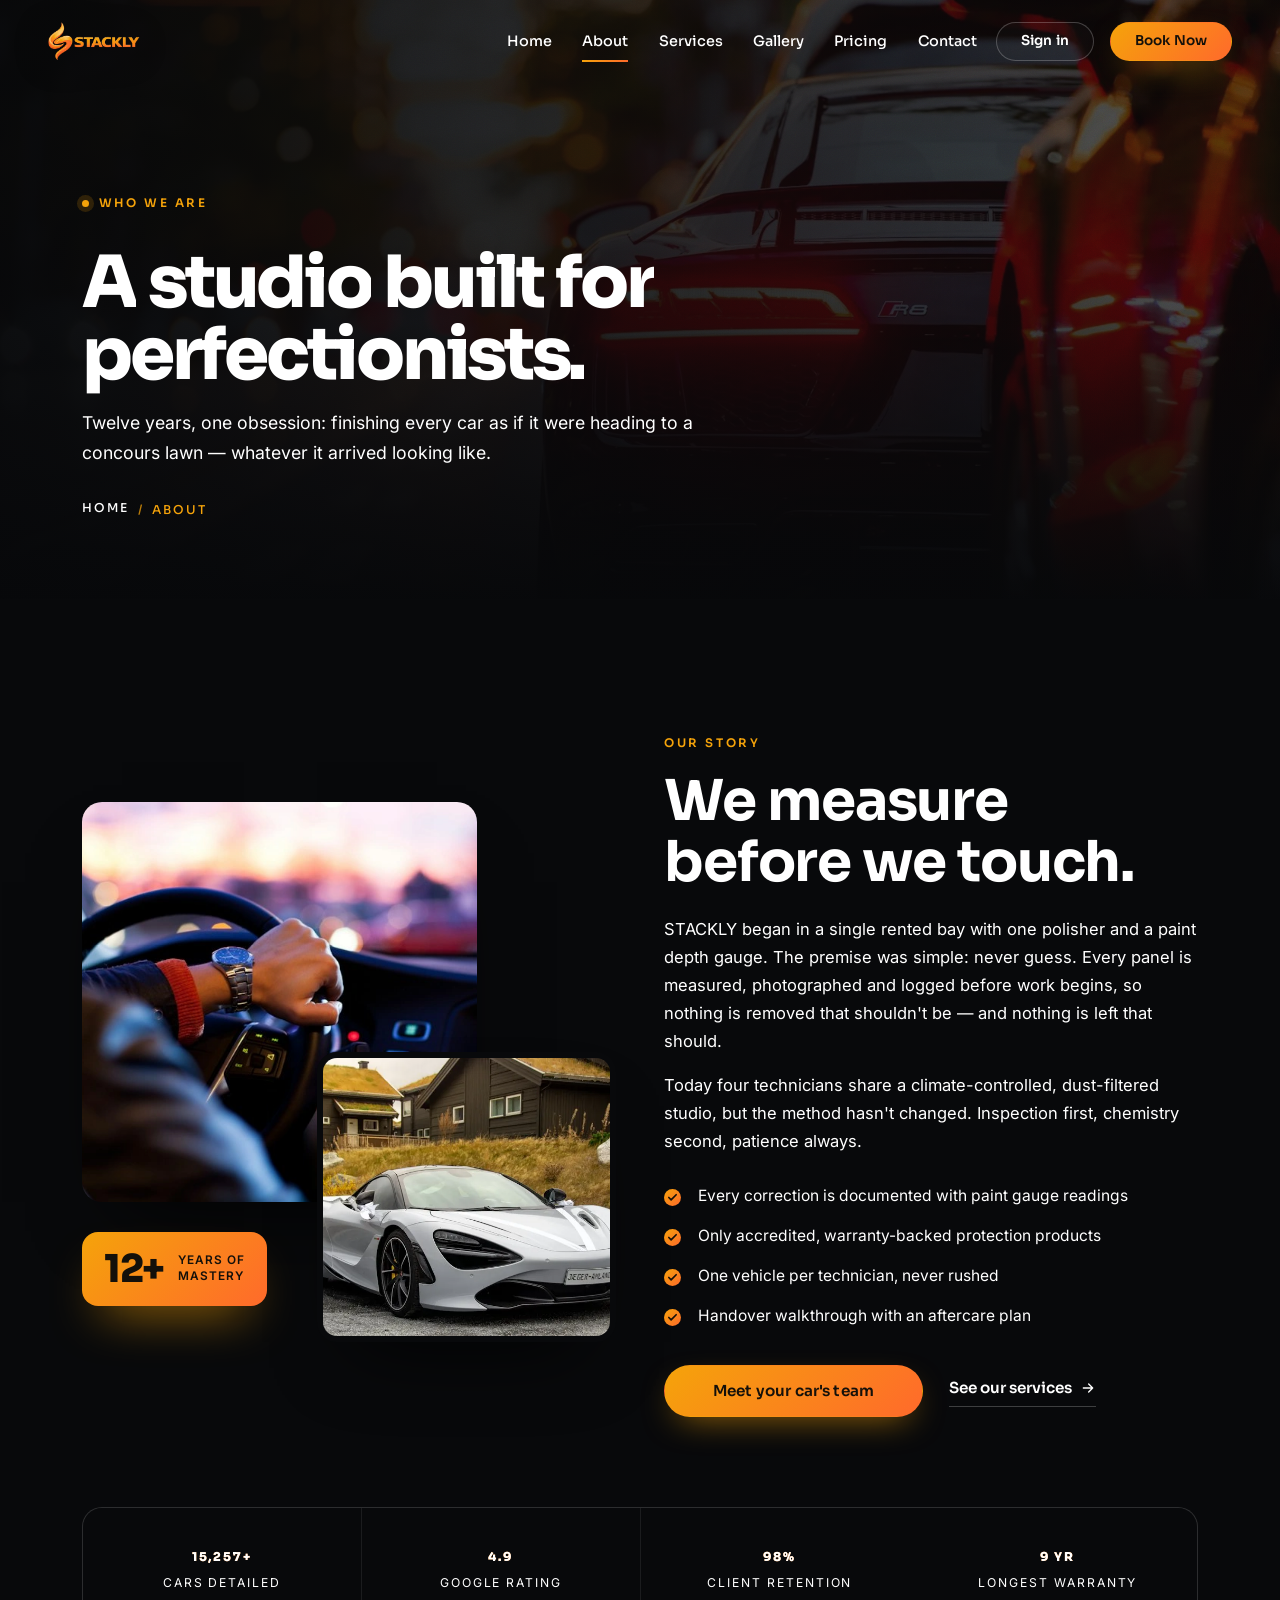
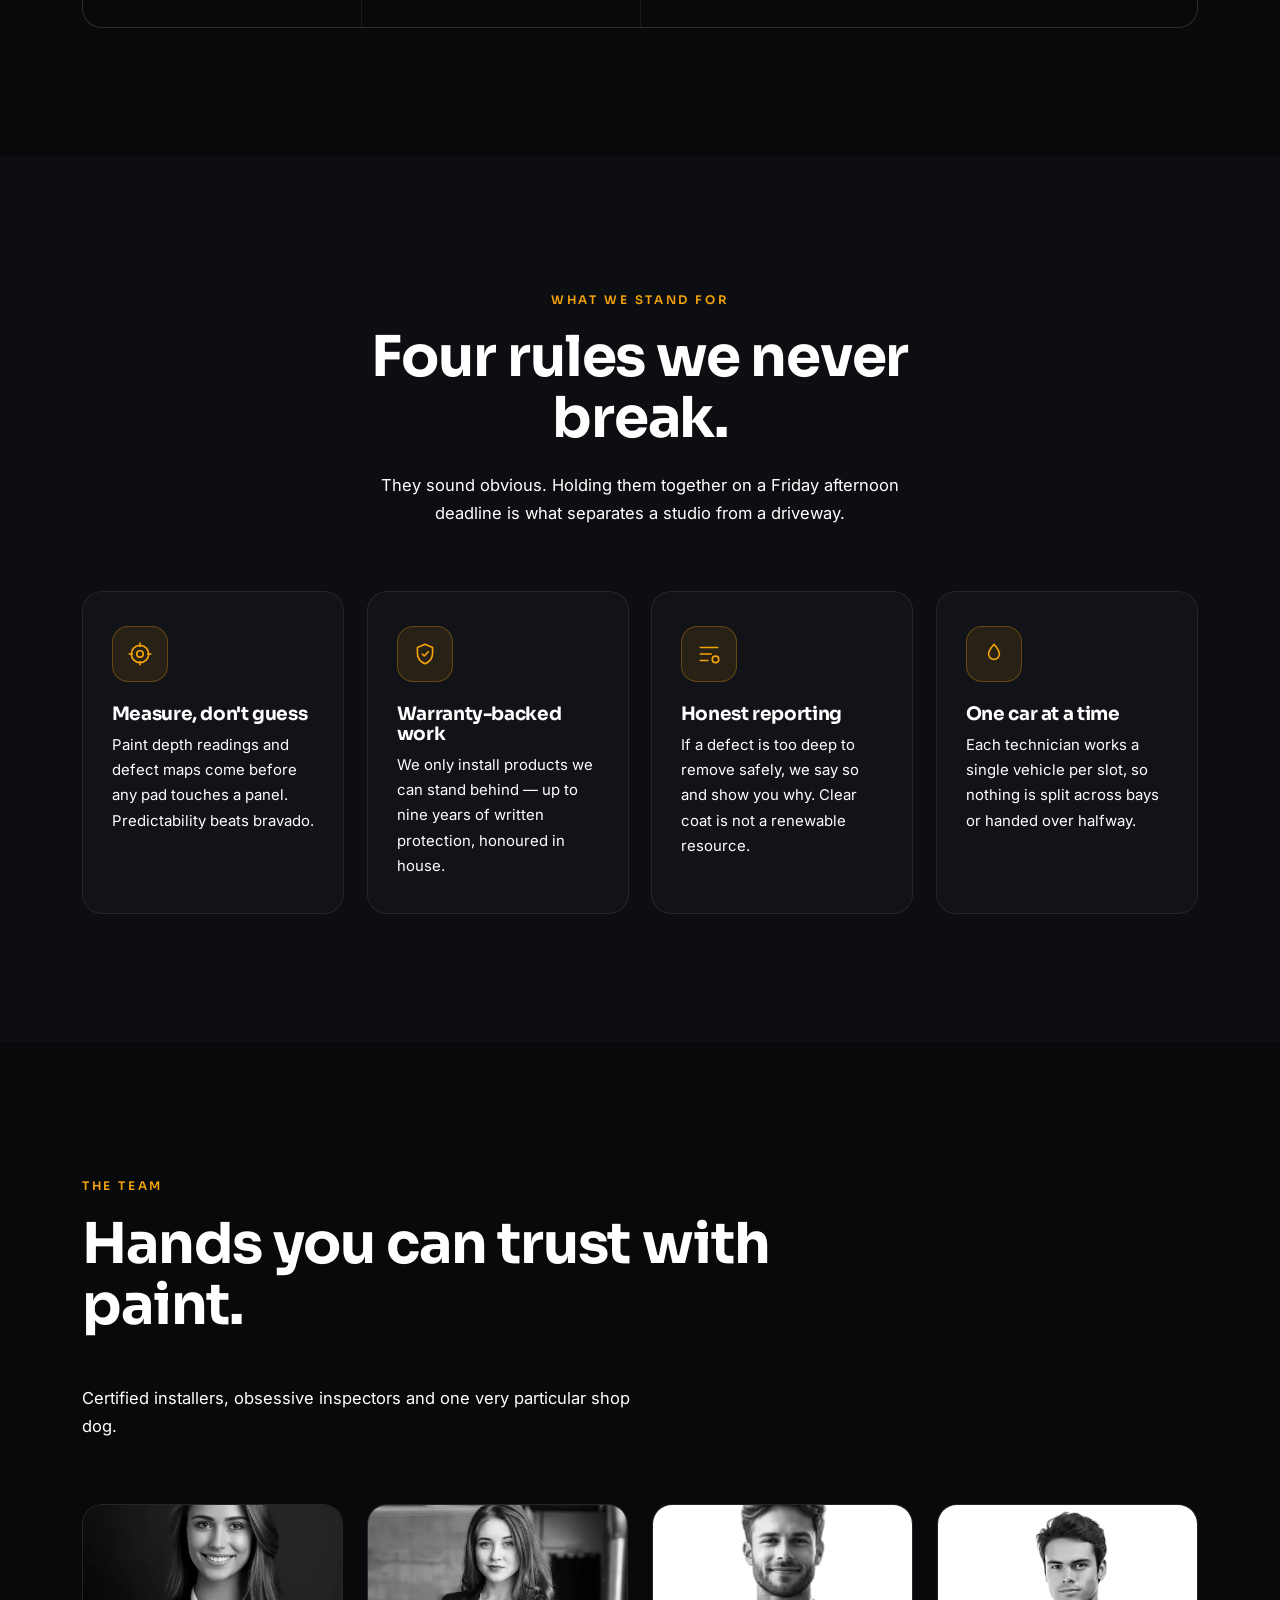
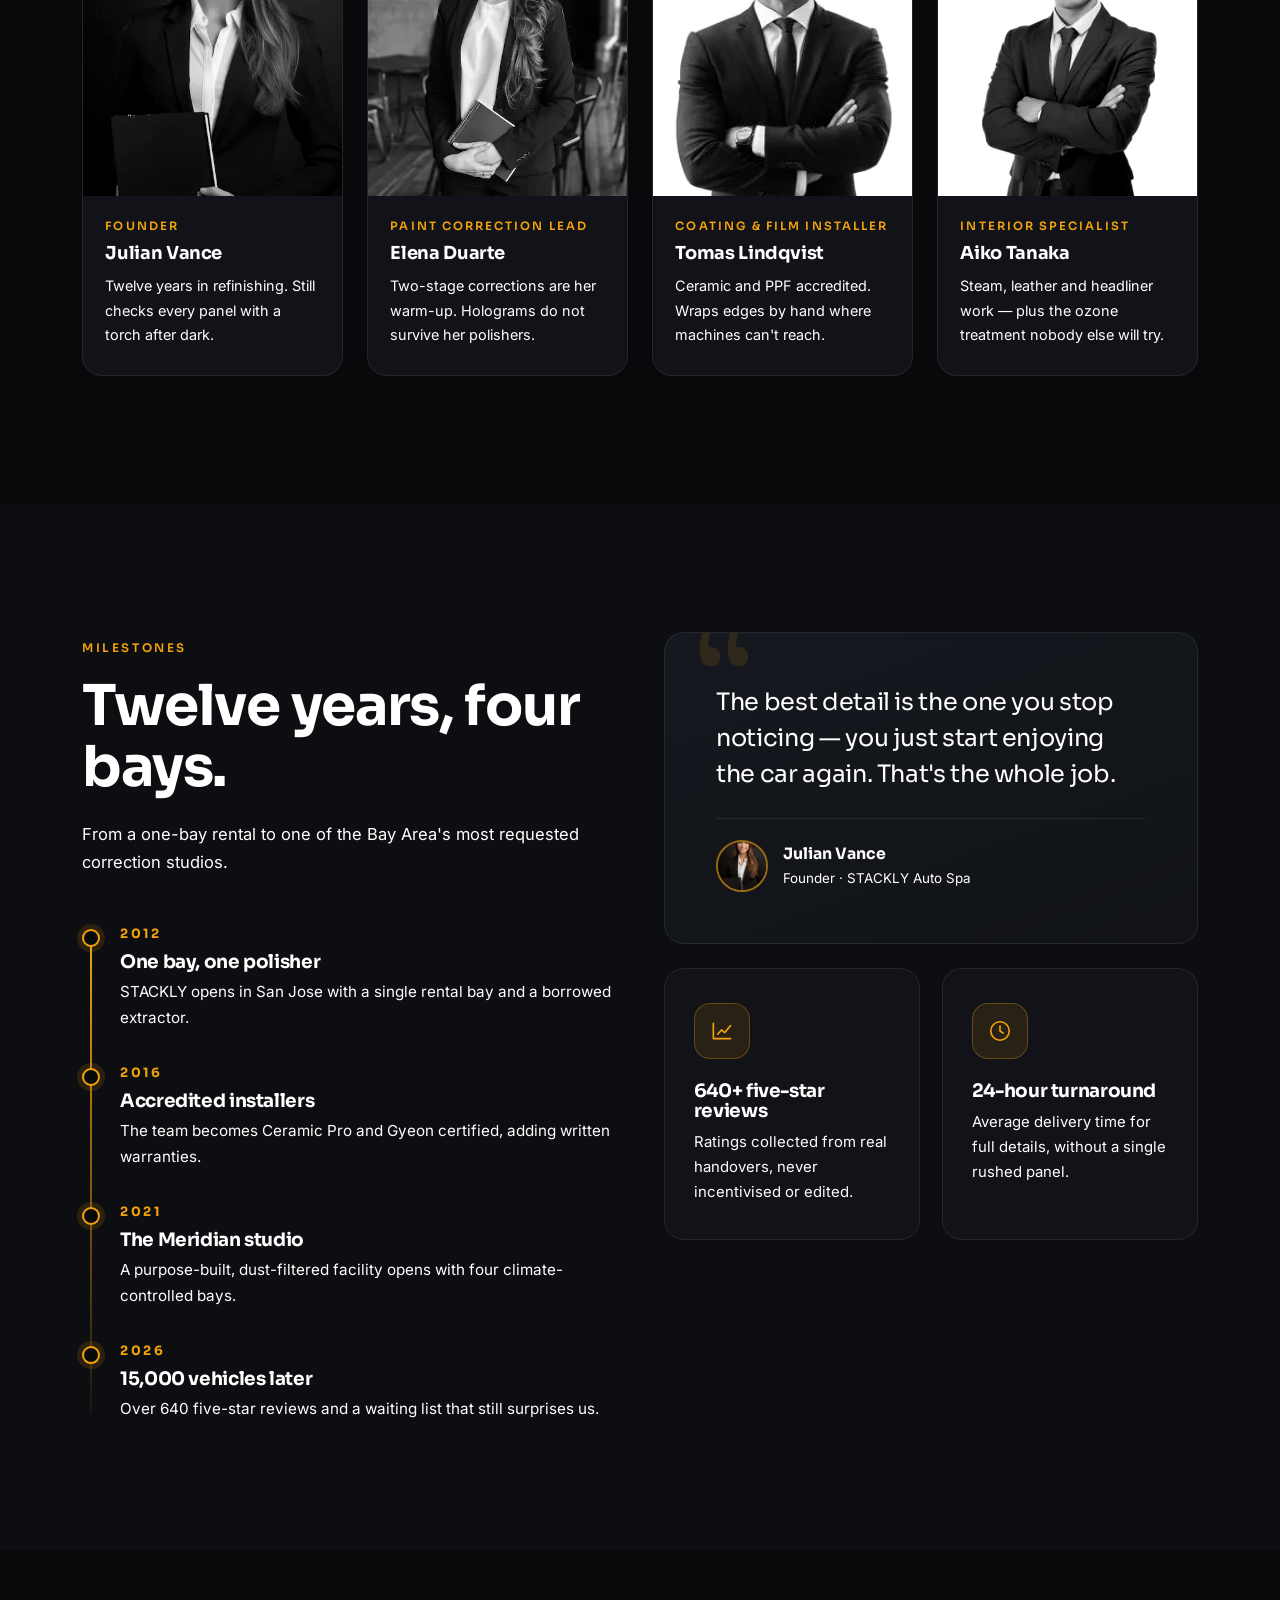
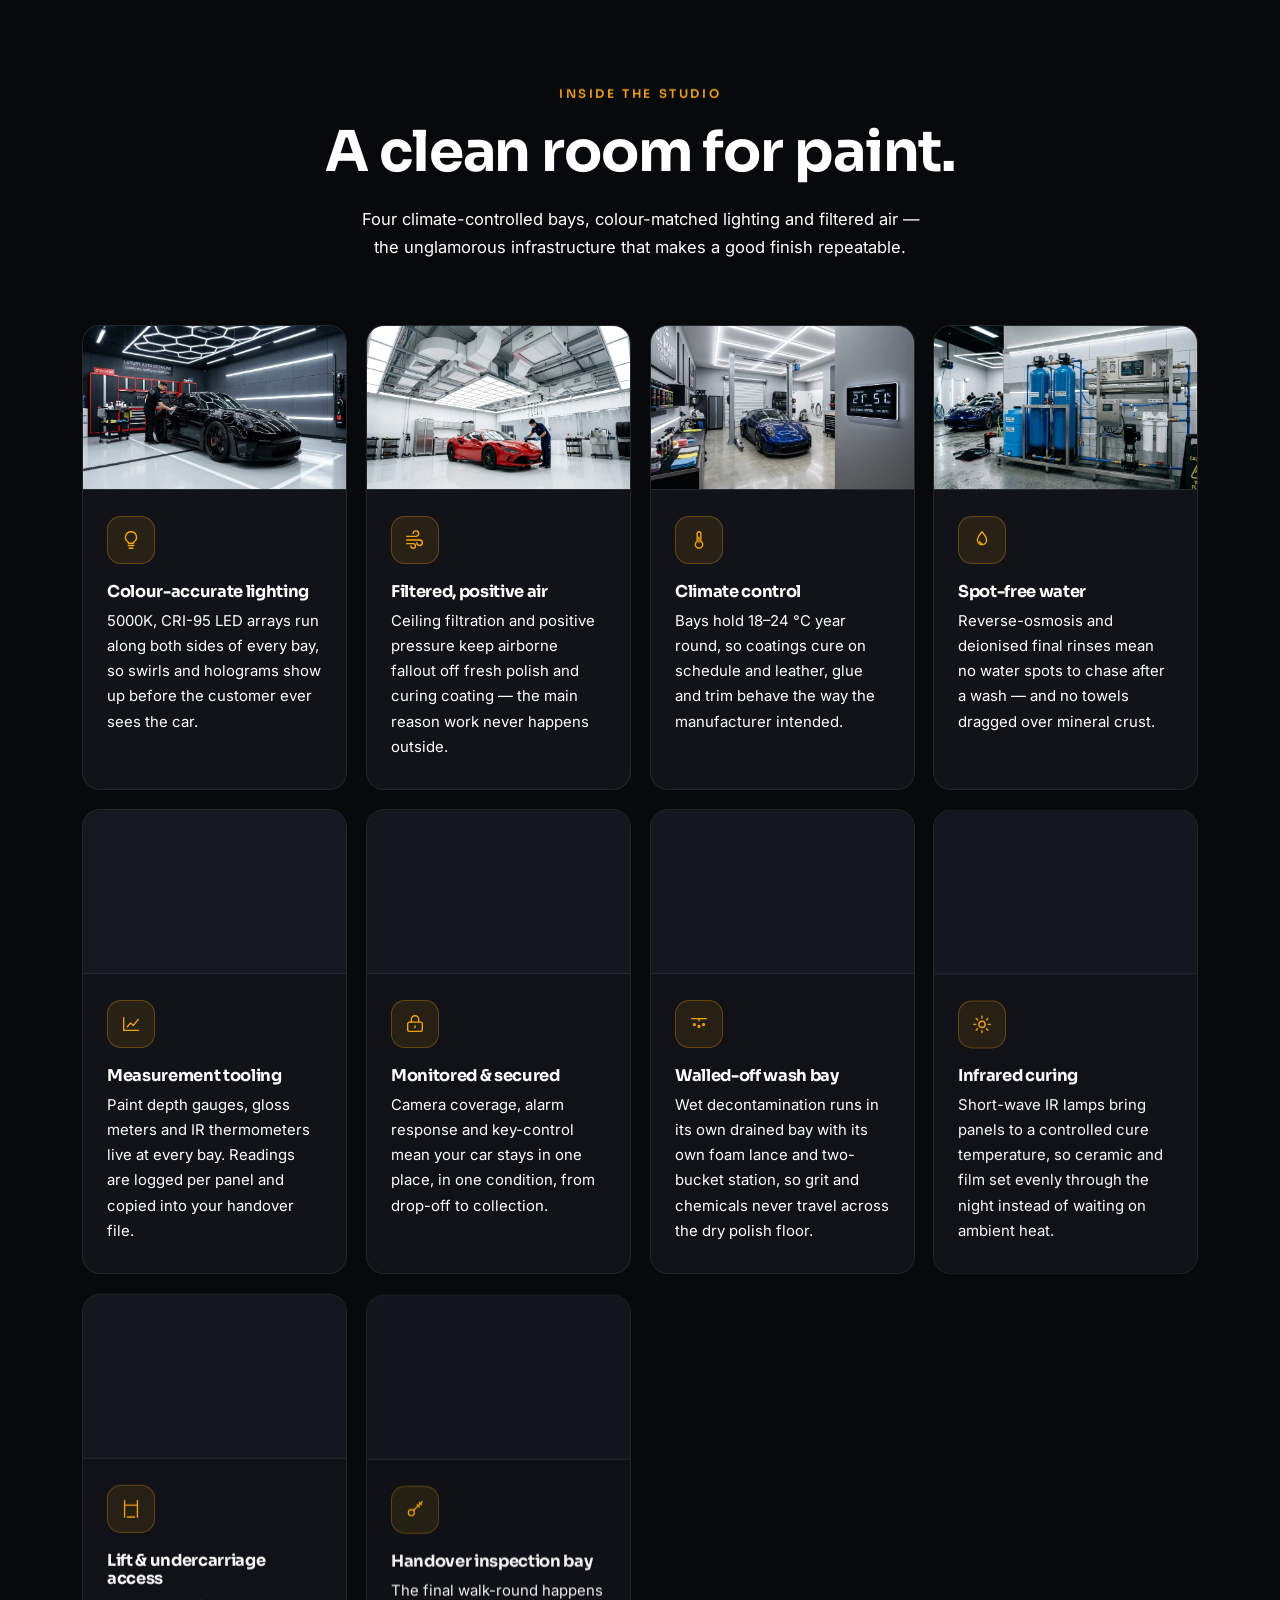
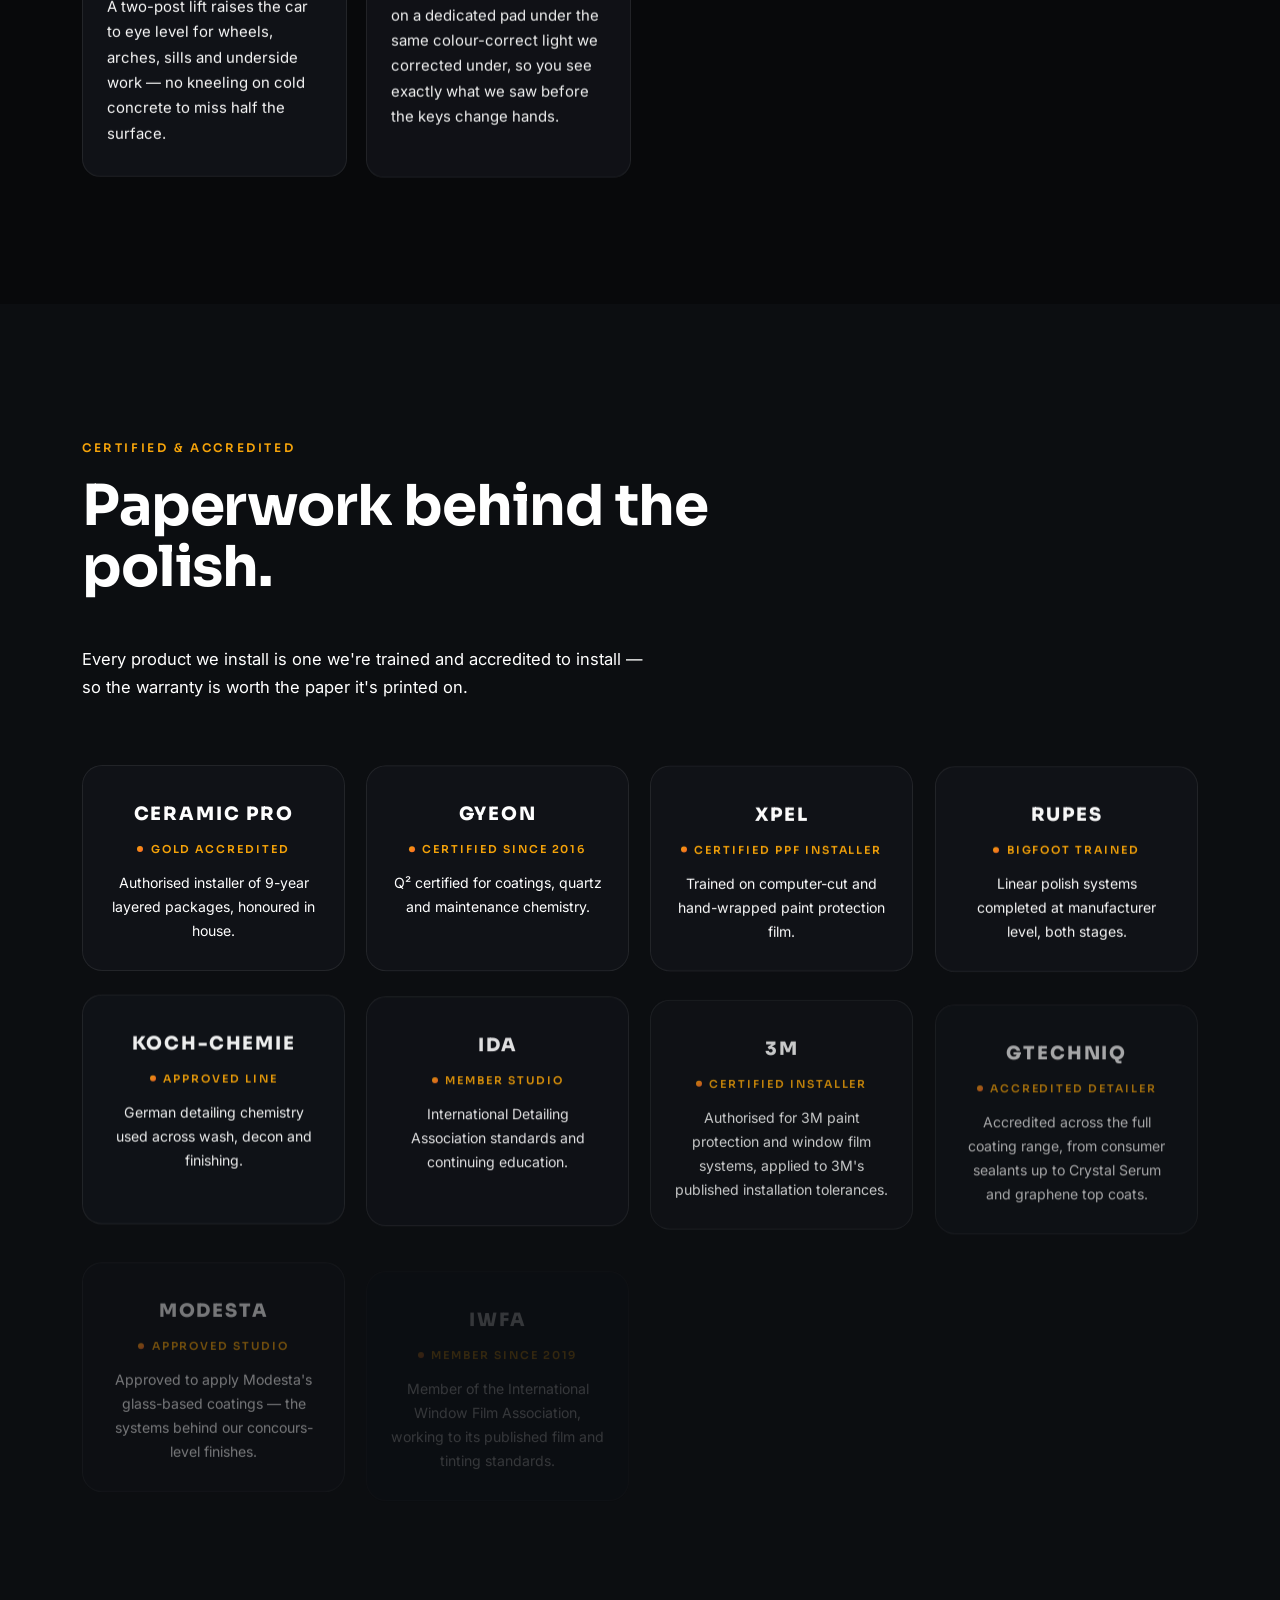
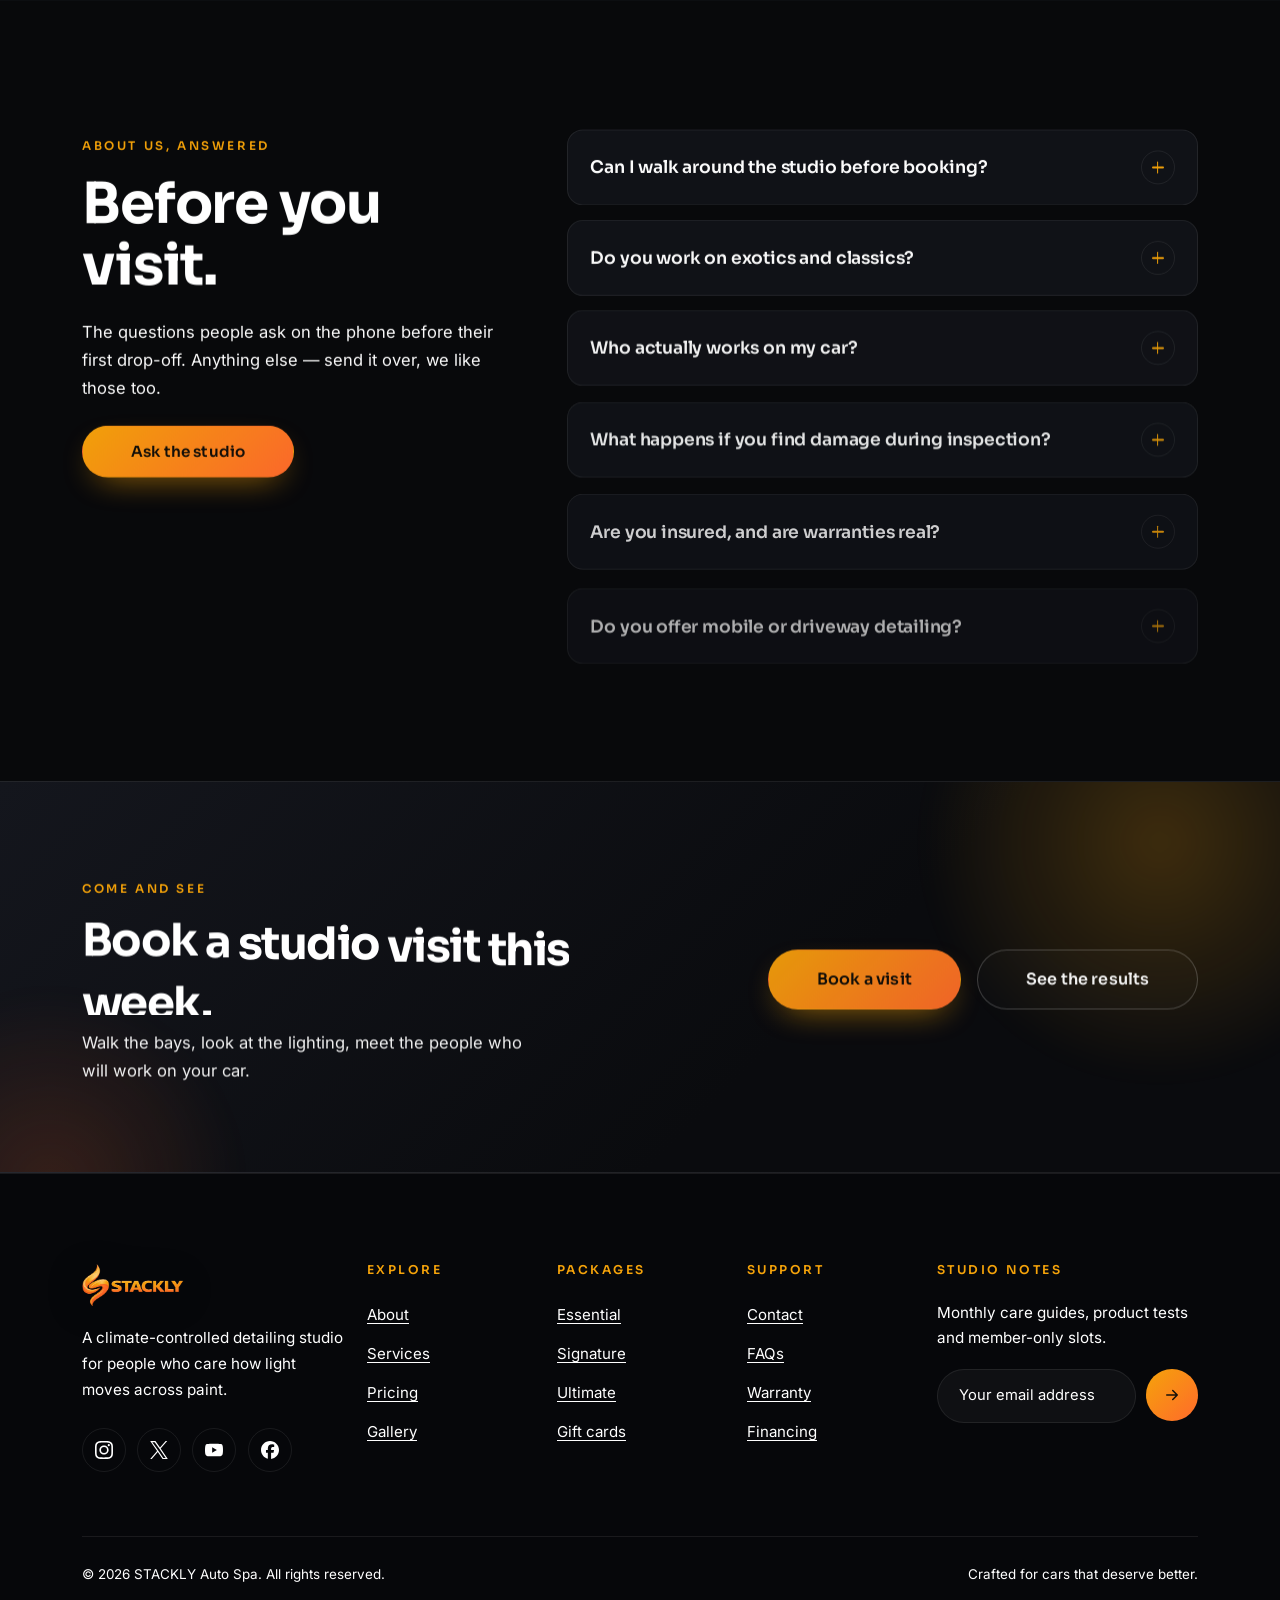
<file: about.html>
<!DOCTYPE html>
<html lang="en">
<head>
	<meta charset="UTF-8">
	<meta name="viewport" content="width=device-width, initial-scale=1.0">
	<meta name="description" content="Meet the STACKLY Auto Spa team — certified detailers, paint correction specialists and ceramic coating installers serving Bay Area drivers since 2012.">
	<title>About the Studio — STACKLY Auto Spa</title>
	<script>document.documentElement.classList.add('js','is-loading');setTimeout(function(){document.documentElement.classList.remove('is-loading');},2600);</script>
	<link rel="icon" href="data:image/svg+xml,%3Csvg xmlns='http://www.w3.org/2000/svg' viewBox='0 0 64 64'%3E%3Cdefs%3E%3ClinearGradient id='g' x1='0' y1='0' x2='1' y2='1'%3E%3Cstop offset='0' stop-color='%23f5a30a'/%3E%3Cstop offset='1' stop-color='%23ff6a2b'/%3E%3C/linearGradient%3E%3C/defs%3E%3Crect width='64' height='64' rx='14' fill='%2308090b'/%3E%3Ccircle cx='32' cy='32' r='16' fill='none' stroke='url(%23g)' stroke-width='6'/%3E%3C/svg%3E">
	<link rel="icon" href="images/logo.webp" type="image/webp">

	<link rel="stylesheet" href="css/vendor/bootstrap.min.css">
	<link rel="stylesheet" href="css/fonts.css">
	<link rel="stylesheet" href="css/style.css">
	<link rel="stylesheet" href="css/pages.css">
</head>
<body>

	<!-- ============ NAVBAR ============ -->
	<nav class="navbar navbar-expand-lg fixed-top" id="navbar" aria-label="Primary">
		<div class="container-fluid px-lg-5">
			<a class="navbar-brand" href="index.html">
				<img src="images/logo.webp" alt="STACKLY Auto Spa" class="brand-logo" width="1200" height="493">
			</a>

			<div class="nav-cta d-none">
				<a href="contact.html" class="btn btn-accent btn-sm">Book Now</a>
			</div>

			<button class="navbar-toggler" type="button" data-bs-toggle="collapse" data-bs-target="#navMenu" aria-controls="navMenu" aria-expanded="false" aria-label="Toggle navigation">
				<span></span><span></span><span></span>
			</button>

			<div class="collapse navbar-collapse" id="navMenu">
				<ul class="navbar-nav ms-auto mb-2 mb-lg-0 align-items-lg-center">
					<li class="nav-item"><a class="nav-link" href="index.html">Home</a></li>
					<li class="nav-item"><a class="nav-link active" aria-current="page" href="about.html">About</a></li>
					<li class="nav-item"><a class="nav-link" href="services.html">Services</a></li>
					<li class="nav-item"><a class="nav-link" href="gallery.html">Gallery</a></li>
					<li class="nav-item"><a class="nav-link" href="pricing.html">Pricing</a></li>
					<li class="nav-item"><a class="nav-link" href="contact.html">Contact</a></li>
					<li class="nav-item"><a class="btn btn-ghost btn-sm px-4 ms-lg-1" href="login.html">Sign in</a></li>
					<li class="nav-item ms-lg-3">
						<a href="404.html" class="btn btn-accent btn-sm px-4 d-none d-lg-inline-flex" data-magnetic>Book Now</a>
					</li>
				<li class="nav-item d-lg-none mt-3"><a href="404.html" class="btn btn-accent btn-sm w-100">Book Now</a></li>
				</ul>
			</div>
		</div>
	</nav>

	<main>

		<!-- ============ PAGE HERO ============ -->
		<header class="page-hero">
			<div class="page-hero__bg">
				<img src="images/hero-about.webp" alt="" loading="eager" decoding="async">
				<div class="page-hero__veil"></div>
				<div class="page-hero__grain"></div>
			</div>
			<div class="container position-relative">
				<span class="eyebrow" data-anim="fade-up"><i></i>Who we are</span>
				<h1 class="page-hero__title" data-split data-anim="fade-up">A studio built for perfectionists.</h1>
				<p class="page-hero__lead" data-anim="fade-up">Twelve years, one obsession: finishing every car as if it were heading to a concours lawn — whatever it arrived looking like.</p>
				<nav class="crumbs" aria-label="Breadcrumb" data-anim="fade-up">
					<a href="index.html">Home</a><i>/</i><span aria-current="page">About</span>
				</nav>
			</div>
		</header>

		<!-- ============ STORY ============ -->
		<section class="section">
			<div class="container">
				<div class="row g-5 align-items-center">
					<div class="col-lg-6">
						<div class="about__media">
							<figure class="about__img about__img--main" data-parallax="0.12">
								<img src="images/studio-1.webp" alt="Detailer working inside the studio bay" loading="lazy" decoding="async">
							</figure>
							<figure class="about__img about__img--sub" data-parallax="-0.1">
								<img src="images/studio-2.webp" alt="Finished vehicle photographed in the studio" loading="lazy" decoding="async">
							</figure>
							<div class="about__badge">
								<strong data-count="12" data-suffix="+">0</strong>
								<span>Years of<br>mastery</span>
							</div>
						</div>
					</div>

					<div class="col-lg-6">
						<span class="eyebrow" data-anim="fade-up">Our story</span>
						<h2 class="section-title" data-split data-anim="fade-up">We measure before we touch.</h2>
						<p class="section-text" data-anim="fade-up">STACKLY began in a single rented bay with one polisher and a paint depth gauge. The premise was simple: never guess. Every panel is measured, photographed and logged before work begins, so nothing is removed that shouldn't be — and nothing is left that should.</p>
						<p class="section-text mt-3" data-anim="fade-up">Today four technicians share a climate-controlled, dust-filtered studio, but the method hasn't changed. Inspection first, chemistry second, patience always.</p>

						<ul class="check-list" data-anim="fade-up">
							<li>Every correction is documented with paint gauge readings</li>
							<li>Only accredited, warranty-backed protection products</li>
							<li>One vehicle per technician, never rushed</li>
							<li>Handover walkthrough with an aftercare plan</li>
						<li class="nav-item d-lg-none mt-3"><a href="404.html" class="btn btn-accent btn-sm w-100">Book Now</a></li>
				</ul>

						<div class="about__actions" data-anim="fade-up">
						<a href="404.html" class="btn btn-accent px-5" data-magnetic>Meet your car's team</a>
						<a href="404.html" class="link-arrow">See our services
								<svg viewBox="0 0 24 24" width="16" height="16" aria-hidden="true"><path d="M5 12h14M13 6l6 6-6 6" stroke="currentColor" stroke-width="2" fill="none" stroke-linecap="round" stroke-linejoin="round"/></svg>
							</a>
						</div>
					</div>
				</div>

				<div class="stats-row" data-stagger>
					<div class="stat">
						<strong><span data-count="15320" data-suffix="+">0</span></strong>
						<span>Cars detailed</span>
					</div>
					<div class="stat">
						<strong><span data-count="4.9" data-decimals="1">0</span></strong>
						<span>Google rating</span>
					</div>
					<div class="stat">
						<strong><span data-count="98" data-suffix="%">0</span></strong>
						<span>Client retention</span>
					</div>
					<div class="stat">
						<strong><span data-count="9" data-suffix=" yr">0</span></strong>
						<span>Longest warranty</span>
					</div>
				</div>
			</div>
		</section>

		<!-- ============ VALUES ============ -->
		<section class="section section--muted">
			<div class="container">
				<div class="section-head section-head--center">
					<span class="eyebrow" data-anim="fade-up">What we stand for</span>
					<h2 class="section-title" data-split data-anim="fade-up">Four rules we never break.</h2>
					<p class="section-text" data-anim="fade-up">They sound obvious. Holding them together on a Friday afternoon deadline is what separates a studio from a driveway.</p>
				</div>

				<div class="values-grid" data-stagger>
					<article class="value-card">
						<div class="value-card__icon">
							<svg viewBox="0 0 24 24" width="26" height="26" fill="none" stroke="currentColor" stroke-width="1.5" stroke-linecap="round" stroke-linejoin="round" aria-hidden="true"><circle cx="12" cy="12" r="8"/><circle cx="12" cy="12" r="3"/><path d="M12 2v3M12 19v3M2 12h3M19 12h3"/></svg>
						</div>
						<h3>Measure, don't guess</h3>
						<p>Paint depth readings and defect maps come before any pad touches a panel. Predictability beats bravado.</p>
					</article>

					<article class="value-card">
						<div class="value-card__icon">
							<svg viewBox="0 0 24 24" width="26" height="26" fill="none" stroke="currentColor" stroke-width="1.5" stroke-linecap="round" stroke-linejoin="round" aria-hidden="true"><path d="M12 3l7 3v5c0 4.5-3 8.3-7 10-4-1.7-7-5.5-7-10V6l7-3Z"/><path d="M9.5 12l1.8 1.8L15 10"/></svg>
						</div>
						<h3>Warranty-backed work</h3>
						<p>We only install products we can stand behind — up to nine years of written protection, honoured in house.</p>
					</article>

					<article class="value-card">
						<div class="value-card__icon">
							<svg viewBox="0 0 24 24" width="26" height="26" fill="none" stroke="currentColor" stroke-width="1.5" stroke-linecap="round" stroke-linejoin="round" aria-hidden="true"><path d="M4 6h16M4 12h10M4 18h7"/><circle cx="18" cy="17" r="3"/></svg>
						</div>
						<h3>Honest reporting</h3>
						<p>If a defect is too deep to remove safely, we say so and show you why. Clear coat is not a renewable resource.</p>
					</article>

					<article class="value-card">
						<div class="value-card__icon">
							<svg viewBox="0 0 24 24" width="26" height="26" fill="none" stroke="currentColor" stroke-width="1.5" stroke-linecap="round" stroke-linejoin="round" aria-hidden="true"><path d="M12 3c3 3.5 5 6.3 5 9a5 5 0 0 1-10 0c0-2.7 2-5.5 5-9Z"/></svg>
						</div>
						<h3>One car at a time</h3>
						<p>Each technician works a single vehicle per slot, so nothing is split across bays or handed over halfway.</p>
					</article>
				</div>
			</div>
		</section>

		<!-- ============ TEAM ============ -->
		<section class="section">
			<div class="container">
				<div class="section-head head-row">
					<div>
						<span class="eyebrow" data-anim="fade-up">The team</span>
						<h2 class="section-title" data-split data-anim="fade-up">Hands you can trust with paint.</h2>
					</div>
					<p class="section-text mb-0" data-anim="fade-up">Certified installers, obsessive inspectors and one very particular shop dog.</p>
				</div>

				<div class="team-grid" data-stagger>
					<article class="team-card">
						<div class="team-card__media">
							<img src="images/p1.webp" alt="Portrait of Julian Vance" loading="lazy" decoding="async">
						</div>
						<div class="team-card__body">
							<span>Founder</span>
							<h3>Julian Vance</h3>
							<p>Twelve years in refinishing. Still checks every panel with a torch after dark.</p>
						</div>
					</article>

					<article class="team-card">
						<div class="team-card__media">
							<img src="images/p2.webp" alt="Portrait of Elena Duarte" loading="lazy" decoding="async">
						</div>
						<div class="team-card__body">
							<span>Paint correction lead</span>
							<h3>Elena Duarte</h3>
							<p>Two-stage corrections are her warm-up. Holograms do not survive her polishers.</p>
						</div>
					</article>

					<article class="team-card">
						<div class="team-card__media">
							<img src="images/p3.webp" alt="Portrait of Tomas Lindqvist" loading="lazy" decoding="async">
						</div>
						<div class="team-card__body">
							<span>Coating &amp; film installer</span>
							<h3>Tomas Lindqvist</h3>
							<p>Ceramic and PPF accredited. Wraps edges by hand where machines can't reach.</p>
						</div>
					</article>

					<article class="team-card">
						<div class="team-card__media">
							<img src="images/p4.webp" alt="Portrait of Aiko Tanaka" loading="lazy" decoding="async">
						</div>
						<div class="team-card__body">
							<span>Interior specialist</span>
							<h3>Aiko Tanaka</h3>
							<p>Steam, leather and headliner work — plus the ozone treatment nobody else will try.</p>
						</div>
					</article>
				</div>
			</div>
		</section>

		<!-- ============ TIMELINE ============ -->
		<section class="section section--muted">
			<div class="container">
				<div class="row g-5 align-items-start">
					<div class="col-lg-6">
						<span class="eyebrow" data-anim="fade-up">Milestones</span>
						<h2 class="section-title" data-split data-anim="fade-up">Twelve years, four bays.</h2>
						<p class="section-text" data-anim="fade-up">From a one-bay rental to one of the Bay Area's most requested correction studios.</p>

						<div class="timeline mt-5" data-stagger>
							<div class="timeline__item">
								<span class="timeline__year">2012</span>
								<h4>One bay, one polisher</h4>
								<p>STACKLY opens in San Jose with a single rental bay and a borrowed extractor.</p>
							</div>
							<div class="timeline__item">
								<span class="timeline__year">2016</span>
								<h4>Accredited installers</h4>
								<p>The team becomes Ceramic Pro and Gyeon certified, adding written warranties.</p>
							</div>
							<div class="timeline__item">
								<span class="timeline__year">2021</span>
								<h4>The Meridian studio</h4>
								<p>A purpose-built, dust-filtered facility opens with four climate-controlled bays.</p>
							</div>
							<div class="timeline__item">
								<span class="timeline__year">2026</span>
								<h4>15,000 vehicles later</h4>
								<p>Over 640 five-star reviews and a waiting list that still surprises us.</p>
							</div>
						</div>
					</div>

					<div class="col-lg-6">
						<div class="quote-block" data-anim="fade-up">
							<p>The best detail is the one you stop noticing — you just start enjoying the car again. That's the whole job.</p>
							<footer>
								<img src="images/p1.webp" alt="Julian Vance" loading="lazy" decoding="async">
								<div>
									<strong>Julian Vance</strong>
									<span>Founder · STACKLY Auto Spa</span>
								</div>
							</footer>
						</div>

						<div class="values-grid mt-4" data-stagger>
							<article class="value-card">
								<div class="value-card__icon">
									<svg viewBox="0 0 24 24" width="26" height="26" fill="none" stroke="currentColor" stroke-width="1.5" stroke-linecap="round" stroke-linejoin="round" aria-hidden="true"><path d="M4 19V5M4 19h16"/><path d="M8 15l3.5-4 3 2.5L20 7"/></svg>
								</div>
								<h3>640+ five-star reviews</h3>
								<p>Ratings collected from real handovers, never incentivised or edited.</p>
							</article>
							<article class="value-card">
								<div class="value-card__icon">
									<svg viewBox="0 0 24 24" width="26" height="26" fill="none" stroke="currentColor" stroke-width="1.5" stroke-linecap="round" stroke-linejoin="round" aria-hidden="true"><circle cx="12" cy="12" r="8.5"/><path d="M12 7.5V12l3 2"/></svg>
								</div>
								<h3>24-hour turnaround</h3>
								<p>Average delivery time for full details, without a single rushed panel.</p>
							</article>
						</div>
					</div>
				</div>
			</div>
		</section>

		<!-- ============ STUDIO & EQUIPMENT ============ -->
		<section class="section" id="studio">
			<div class="container">
				<div class="section-head section-head--center">
					<span class="eyebrow" data-anim="fade-up">Inside the studio</span>
					<h2 class="section-title" data-split data-anim="fade-up">A clean room for paint.</h2>
					<p class="section-text" data-anim="fade-up">Four climate-controlled bays, colour-matched lighting and filtered air — the unglamorous infrastructure that makes a good finish repeatable.</p>
				</div>

				<div class="contact-grid" data-stagger>
					<article class="info-card">
						<div class="info-card__media">
							<img src="images/studio-lighting.webp" alt="Colour-accurate LED lighting in detailing bay" width="800" height="500" loading="lazy" decoding="async">
						</div>
						<div class="info-card__body">
							<div class="info-card__icon">
								<svg viewBox="0 0 24 24" width="22" height="22" fill="none" stroke="currentColor" stroke-width="1.5" stroke-linecap="round" stroke-linejoin="round" aria-hidden="true"><path d="M9 18h6M10 21h4"/><path d="M12 3a6 6 0 0 0-3.5 10.9c.5.4.8 1 .8 1.6h5.4c0-.6.3-1.2.8-1.6A6 6 0 0 0 12 3Z"/></svg>
							</div>
							<h3>Colour-accurate lighting</h3>
							<p>5000K, CRI-95 LED arrays run along both sides of every bay, so swirls and holograms show up before the customer ever sees the car.</p>
						</div>
					</article>

					<article class="info-card">
						<div class="info-card__media">
							<img src="images/studio-air.webp" alt="Filtered positive air ventilation and ceiling HEPA filtration" width="800" height="500" loading="lazy" decoding="async">
						</div>
						<div class="info-card__body">
							<div class="info-card__icon">
								<svg viewBox="0 0 24 24" width="22" height="22" fill="none" stroke="currentColor" stroke-width="1.5" stroke-linecap="round" stroke-linejoin="round" aria-hidden="true"><path d="M3 8h10a3 3 0 1 0-3-3"/><path d="M3 12h14a3 3 0 1 1-3 3"/><path d="M3 16h7a2.5 2.5 0 1 1-2.5 2.5"/></svg>
							</div>
							<h3>Filtered, positive air</h3>
							<p>Ceiling filtration and positive pressure keep airborne fallout off fresh polish and curing coating — the main reason work never happens outside.</p>
						</div>
					</article>

					<article class="info-card">
						<div class="info-card__media">
							<img src="images/studio-climate.webp" alt="Climate-controlled bay maintaining precise temperature and humidity" width="800" height="500" loading="lazy" decoding="async">
						</div>
						<div class="info-card__body">
							<div class="info-card__icon">
								<svg viewBox="0 0 24 24" width="22" height="22" fill="none" stroke="currentColor" stroke-width="1.5" stroke-linecap="round" stroke-linejoin="round" aria-hidden="true"><path d="M10 13.5V5a2 2 0 1 1 4 0v8.5a4 4 0 1 1-4 0Z"/><path d="M12 9v5.5"/></svg>
							</div>
							<h3>Climate control</h3>
							<p>Bays hold 18–24 °C year round, so coatings cure on schedule and leather, glue and trim behave the way the manufacturer intended.</p>
						</div>
					</article>

					<article class="info-card">
						<div class="info-card__media">
							<img src="images/studio-water.webp" alt="Reverse-osmosis and deionised water filtration system" width="800" height="500" loading="lazy" decoding="async">
						</div>
						<div class="info-card__body">
							<div class="info-card__icon">
								<svg viewBox="0 0 24 24" width="22" height="22" fill="none" stroke="currentColor" stroke-width="1.5" stroke-linecap="round" stroke-linejoin="round" aria-hidden="true"><path d="M12 3c3 3.5 5 6.3 5 9a5 5 0 0 1-10 0c0-2.7 2-5.5 5-9Z"/><path d="M9.5 13.5a2.6 2.6 0 0 0 2.5 2.4"/></svg>
							</div>
							<h3>Spot-free water</h3>
							<p>Reverse-osmosis and deionised final rinses mean no water spots to chase after a wash — and no towels dragged over mineral crust.</p>
						</div>
					</article>

					<article class="info-card">
						<div class="info-card__media">
							<img src="images/studio-tooling.webp" alt="Precision digital paint depth gauge and measurement tooling" width="800" height="500" loading="lazy" decoding="async">
						</div>
						<div class="info-card__body">
							<div class="info-card__icon">
								<svg viewBox="0 0 24 24" width="22" height="22" fill="none" stroke="currentColor" stroke-width="1.5" stroke-linecap="round" stroke-linejoin="round" aria-hidden="true"><path d="M4 19V5M4 19h16"/><path d="M8 15l3.5-4 3 2.5L20 7"/></svg>
							</div>
							<h3>Measurement tooling</h3>
							<p>Paint depth gauges, gloss meters and IR thermometers live at every bay. Readings are logged per panel and copied into your handover file.</p>
						</div>
					</article>

					<article class="info-card">
						<div class="info-card__media">
							<img src="images/studio-security.webp" alt="24/7 CCTV surveillance camera and secured bays" width="800" height="500" loading="lazy" decoding="async">
						</div>
						<div class="info-card__body">
							<div class="info-card__icon">
								<svg viewBox="0 0 24 24" width="22" height="22" fill="none" stroke="currentColor" stroke-width="1.5" stroke-linecap="round" stroke-linejoin="round" aria-hidden="true"><rect x="4" y="10" width="16" height="10" rx="2"/><path d="M8 10V7a4 4 0 0 1 8 0v3"/><path d="M12 14v2"/></svg>
							</div>
							<h3>Monitored &amp; secured</h3>
							<p>Camera coverage, alarm response and key-control mean your car stays in one place, in one condition, from drop-off to collection.</p>
						</div>
					</article>

					<article class="info-card">
						<div class="info-card__media">
							<img src="images/studio-wash-bay.webp" alt="Enclosed drained wash bay with snow foam decontamination" width="800" height="500" loading="lazy" decoding="async">
						</div>
						<div class="info-card__body">
							<div class="info-card__icon">
								<svg viewBox="0 0 24 24" width="22" height="22" fill="none" stroke="currentColor" stroke-width="1.5" stroke-linecap="round" stroke-linejoin="round" aria-hidden="true"><path d="M4 6h16"/><path d="M12 6v2.4"/><circle cx="7" cy="12.5" r="1"/><circle cx="12" cy="14.5" r="1"/><circle cx="17" cy="12.5" r="1"/></svg>
							</div>
							<h3>Walled-off wash bay</h3>
							<p>Wet decontamination runs in its own drained bay with its own foam lance and two-bucket station, so grit and chemicals never travel across the dry polish floor.</p>
						</div>
					</article>

					<article class="info-card">
						<div class="info-card__media">
							<img src="images/studio-ir-curing.webp" alt="Short-wave infrared lamp curing ceramic coating" width="800" height="500" loading="lazy" decoding="async">
						</div>
						<div class="info-card__body">
							<div class="info-card__icon">
								<svg viewBox="0 0 24 24" width="22" height="22" fill="none" stroke="currentColor" stroke-width="1.5" stroke-linecap="round" stroke-linejoin="round" aria-hidden="true"><circle cx="12" cy="12" r="3.4"/><path d="M12 3v2.2M12 18.8V21M3 12h2.2M18.8 12H21M5.6 5.6 7.2 7.2M16.8 16.8l1.6 1.6M18.4 5.6 16.8 7.2M7.2 16.8 5.6 18.4"/></svg>
							</div>
							<h3>Infrared curing</h3>
							<p>Short-wave IR lamps bring panels to a controlled cure temperature, so ceramic and film set evenly through the night instead of waiting on ambient heat.</p>
						</div>
					</article>

					<article class="info-card">
						<div class="info-card__media">
							<img src="images/studio-lift.webp" alt="Two-post hydraulic vehicle lift for undercarriage access" width="800" height="500" loading="lazy" decoding="async">
						</div>
						<div class="info-card__body">
							<div class="info-card__icon">
								<svg viewBox="0 0 24 24" width="22" height="22" fill="none" stroke="currentColor" stroke-width="1.5" stroke-linecap="round" stroke-linejoin="round" aria-hidden="true"><path d="M5 3v18M19 3v18"/><path d="M5 8h14"/><path d="M8 21h8"/></svg>
							</div>
							<h3>Lift &amp; undercarriage access</h3>
							<p>A two-post lift raises the car to eye level for wheels, arches, sills and underside work &mdash; no kneeling on cold concrete to miss half the surface.</p>
						</div>
					</article>

					<article class="info-card">
						<div class="info-card__media">
							<img src="images/studio-inspection.webp" alt="Handover inspection bay pad with finished vehicle ready for collection" width="800" height="500" loading="lazy" decoding="async">
						</div>
						<div class="info-card__body">
							<div class="info-card__icon">
								<svg viewBox="0 0 24 24" width="22" height="22" fill="none" stroke="currentColor" stroke-width="1.5" stroke-linecap="round" stroke-linejoin="round" aria-hidden="true"><circle cx="8" cy="15" r="3.2"/><path d="M10.3 12.7 20 3"/><path d="M16.8 4.2 19 6.4"/><path d="M14.5 6.5 16.7 8.7"/></svg>
							</div>
							<h3>Handover inspection bay</h3>
							<p>The final walk-round happens on a dedicated pad under the same colour-correct light we corrected under, so you see exactly what we saw before the keys change hands.</p>
						</div>
					</article>
				</div>
			</div>
		</section>

		<!-- ============ CERTIFICATIONS & BRANDS ============ -->
		<section class="section section--muted" id="certifications">
			<div class="container">
				<div class="section-head head-row">
					<div>
						<span class="eyebrow" data-anim="fade-up">Certified &amp; accredited</span>
						<h2 class="section-title" data-split data-anim="fade-up">Paperwork behind the polish.</h2>
					</div>
					<p class="section-text mb-0" data-anim="fade-up">Every product we install is one we're trained and accredited to install — so the warranty is worth the paper it's printed on.</p>
				</div>

				<div class="cert-grid" data-stagger>
					<article class="cert-card">
						<strong class="cert-card__name">Ceramic Pro</strong>
						<span class="cert-card__tag">Gold accredited</span>
						<p>Authorised installer of 9-year layered packages, honoured in house.</p>
					</article>

					<article class="cert-card">
						<strong class="cert-card__name">Gyeon</strong>
						<span class="cert-card__tag">Certified since 2016</span>
						<p>Q² certified for coatings, quartz and maintenance chemistry.</p>
					</article>

					<article class="cert-card">
						<strong class="cert-card__name">XPEL</strong>
						<span class="cert-card__tag">Certified PPF installer</span>
						<p>Trained on computer-cut and hand-wrapped paint protection film.</p>
					</article>

					<article class="cert-card">
						<strong class="cert-card__name">Rupes</strong>
						<span class="cert-card__tag">BigFoot trained</span>
						<p>Linear polish systems completed at manufacturer level, both stages.</p>
					</article>

					<article class="cert-card">
						<strong class="cert-card__name">Koch-Chemie</strong>
						<span class="cert-card__tag">Approved line</span>
						<p>German detailing chemistry used across wash, decon and finishing.</p>
					</article>

					<article class="cert-card">
						<strong class="cert-card__name">IDA</strong>
						<span class="cert-card__tag">Member studio</span>
						<p>International Detailing Association standards and continuing education.</p>
					</article>

					<article class="cert-card">
						<strong class="cert-card__name">3M</strong>
						<span class="cert-card__tag">Certified installer</span>
						<p>Authorised for 3M paint protection and window film systems, applied to 3M's published installation tolerances.</p>
					</article>

					<article class="cert-card">
						<strong class="cert-card__name">Gtechniq</strong>
						<span class="cert-card__tag">Accredited detailer</span>
						<p>Accredited across the full coating range, from consumer sealants up to Crystal Serum and graphene top coats.</p>
					</article>

					<article class="cert-card">
						<strong class="cert-card__name">Modesta</strong>
						<span class="cert-card__tag">Approved studio</span>
						<p>Approved to apply Modesta's glass-based coatings — the systems behind our concours-level finishes.</p>
					</article>

					<article class="cert-card">
						<strong class="cert-card__name">IWFA</strong>
						<span class="cert-card__tag">Member since 2019</span>
						<p>Member of the International Window Film Association, working to its published film and tinting standards.</p>
					</article>
				</div>
			</div>
		</section>

		<!-- ============ FAQ ============ -->
		<section class="section" id="faq">
			<div class="container">
				<div class="row g-5">
					<div class="col-lg-5">
						<span class="eyebrow" data-anim="fade-up">About us, answered</span>
						<h2 class="section-title" data-split data-anim="fade-up">Before you visit.</h2>
						<p class="section-text" data-anim="fade-up">The questions people ask on the phone before their first drop-off. Anything else — send it over, we like those too.</p>
						<div class="mt-4" data-anim="fade-up">
							<a href="404.html" class="btn btn-accent px-5" data-magnetic>Ask the studio</a>
						</div>
					</div>

					<div class="col-lg-7">
						<div class="faq" id="faqAbout" data-stagger>
							<div class="faq__item">
								<h3 class="faq__q mb-0">
									<button class="faq__btn" type="button" data-bs-toggle="collapse" data-bs-target="#afaq-1" aria-expanded="false">
										Can I walk around the studio before booking?
										<span class="faq__icon" aria-hidden="true"></span>
									</button>
								</h3>
								<div class="faq__body collapse" id="afaq-1">
									<p>Absolutely. Come by during opening hours and we'll walk the bays with you — lighting, filtration, the works. No appointment needed, though a quick call means someone can give you a full half hour rather than whatever the schedule allows.</p>
								</div>
							</div>

							<div class="faq__item">
								<h3 class="faq__q mb-0">
									<button class="faq__btn" type="button" data-bs-toggle="collapse" data-bs-target="#afaq-2" aria-expanded="false">
										Do you work on exotics and classics?
										<span class="faq__icon" aria-hidden="true"></span>
									</button>
								</h3>
								<div class="faq__body collapse" id="afaq-2">
									<p>Regularly. Single-stage paint, delicate lacquers and hand-formed panels need slower, measured work — which is exactly how we operate anyway. Collector vehicles get an enclosed bay and one technician for the whole booking.</p>
								</div>
							</div>

							<div class="faq__item">
								<h3 class="faq__q mb-0">
									<button class="faq__btn" type="button" data-bs-toggle="collapse" data-bs-target="#afaq-3" aria-expanded="false">
										Who actually works on my car?
										<span class="faq__icon" aria-hidden="true"></span>
									</button>
								</h3>
								<div class="faq__body collapse" id="afaq-3">
									<p>The technician named on your booking, from inspection to handover. One car per technician per slot, no relay across bays and no handing your car to whoever finished first.</p>
								</div>
							</div>

							<div class="faq__item">
								<h3 class="faq__q mb-0">
									<button class="faq__btn" type="button" data-bs-toggle="collapse" data-bs-target="#afaq-4" aria-expanded="false">
										What happens if you find damage during inspection?
										<span class="faq__icon" aria-hidden="true"></span>
									</button>
								</h3>
								<div class="faq__body collapse" id="afaq-4">
									<p>It gets photographed, measured and logged, then we call you before anything else happens. You'll get options with honest trade-offs — including "leave it alone" when removing a defect would cost more clear coat than the defect is worth.</p>
								</div>
							</div>

							<div class="faq__item">
								<h3 class="faq__q mb-0">
									<button class="faq__btn" type="button" data-bs-toggle="collapse" data-bs-target="#afaq-5" aria-expanded="false">
										Are you insured, and are warranties real?
										<span class="faq__icon" aria-hidden="true"></span>
									</button>
								</h3>
								<div class="faq__body collapse" id="afaq-5">
									<p>The studio carries full commercial cover including while vehicles are in our care. Coating and film warranties are registered in your vehicle's name and backed by both the manufacturer and our own workshop — claims start with us, not a hotline.</p>
								</div>
							</div>

							<div class="faq__item">
								<h3 class="faq__q mb-0">
									<button class="faq__btn" type="button" data-bs-toggle="collapse" data-bs-target="#afaq-6" aria-expanded="false">
										Do you offer mobile or driveway detailing?
										<span class="faq__icon" aria-hidden="true"></span>
									</button>
								</h3>
								<div class="faq__body collapse" id="afaq-6">
									<p>No — everything happens in the studio, and that's deliberate. Lighting, filtered air and climate control are half of what you're paying for; a driveway can replicate none of them. We do collect and deliver within 10 miles, free on correction and coating work.</p>
								</div>
							</div>
						</div>
					</div>
				</div>
			</div>
		</section>

		<!-- ============ CTA ============ -->
		<section class="cta-band">
			<div class="container">
				<div class="cta-band__inner">
					<div>
						<span class="eyebrow" data-anim="fade-up">Come and see</span>
						<h2 data-split data-anim="fade-up">Book a studio visit this week.</h2>
						<p data-anim="fade-up">Walk the bays, look at the lighting, meet the people who will work on your car.</p>
					</div>
					<div class="cta-band__actions" data-anim="fade-up">
						<a href="404.html" class="btn btn-accent btn-lg px-5" data-magnetic>Book a visit</a>
						<a href="404.html" class="btn btn-ghost btn-lg px-5">See the results</a>
					</div>
				</div>
			</div>
		</section>

	</main>

	<!-- ============ FOOTER ============ -->
	<footer class="footer">
		<div class="container">
			<div class="row g-4 footer__top">
				<div class="col-lg-3">
					<a class="navbar-brand footer__brand" href="index.html">
						<img src="images/logo.webp" alt="STACKLY Auto Spa" class="brand-logo" width="1200" height="493">
					</a>
					<p>A climate-controlled detailing studio for people who care how light moves across paint.</p>
					<div class="footer__social">
						<a href="404.html"aria-label="Instagram"><svg viewBox="0 0 24 24" width="18" height="18" fill="currentColor" aria-hidden="true"><path d="M7.0301.084c-1.2768.0602-2.1487.264-2.911.5634-.7888.3075-1.4575.72-2.1228 1.3877-.6652.6677-1.075 1.3368-1.3802 2.127-.2954.7638-.4956 1.6365-.552 2.914-.0564 1.2775-.0689 1.6882-.0626 4.947.0062 3.2586.0206 3.6671.0825 4.9473.061 1.2765.264 2.1482.5635 2.9107.308.7889.72 1.4573 1.388 2.1228.6679.6655 1.3365 1.0743 2.1285 1.38.7632.295 1.6361.4961 2.9134.552 1.2773.056 1.6884.069 4.9462.0627 3.2578-.0062 3.668-.0207 4.9478-.0814 1.28-.0607 2.147-.2652 2.9098-.5633.7889-.3086 1.4578-.72 2.1228-1.3881.665-.6682 1.0745-1.3378 1.3795-2.1284.2957-.7632.4966-1.636.552-2.9124.056-1.2809.0692-1.6898.063-4.948-.0063-3.2583-.021-3.6668-.0817-4.9465-.0607-1.2797-.264-2.1487-.5633-2.9117-.3084-.7889-.72-1.4568-1.3876-2.1228C21.2982 1.33 20.628.9208 19.8378.6165 19.074.321 18.2017.1197 16.9244.0645 15.6471.0093 15.236-.005 11.977.0014 8.718.0076 8.31.0215 7.0301.0839m.1402 21.6932c-1.17-.0509-1.8053-.2453-2.2287-.408-.5606-.216-.96-.4771-1.3819-.895-.422-.4178-.6811-.8186-.9-1.378-.1644-.4234-.3624-1.058-.4171-2.228-.0595-1.2645-.072-1.6442-.079-4.848-.007-3.2037.0053-3.583.0607-4.848.05-1.169.2456-1.805.408-2.2282.216-.5613.4762-.96.895-1.3816.4188-.4217.8184-.6814 1.3783-.9003.423-.1651 1.0575-.3614 2.227-.4171 1.2655-.06 1.6447-.072 4.848-.079 3.2033-.007 3.5835.005 4.8495.0608 1.169.0508 1.8053.2445 2.228.408.5608.216.96.4754 1.3816.895.4217.4194.6816.8176.9005 1.3787.1653.4217.3617 1.056.4169 2.2263.0602 1.2655.0739 1.645.0796 4.848.0058 3.203-.0055 3.5834-.061 4.848-.051 1.17-.245 1.8055-.408 2.2294-.216.5604-.4763.96-.8954 1.3814-.419.4215-.8181.6811-1.3783.9-.4224.1649-1.0577.3617-2.2262.4174-1.2656.0595-1.6448.072-4.8493.079-3.2045.007-3.5825-.006-4.848-.0608M16.953 5.5864A1.44 1.44 0 1 0 18.39 4.144a1.44 1.44 0 0 0-1.437 1.4424M5.8385 12.012c.0067 3.4032 2.7706 6.1557 6.173 6.1493 3.4026-.0065 6.157-2.7701 6.1506-6.1733-.0065-3.4032-2.771-6.1565-6.174-6.1498-3.403.0067-6.156 2.771-6.1496 6.1738M8 12.0077a4 4 0 1 1 4.008 3.9921A3.9996 3.9996 0 0 1 8 12.0077"/></svg></a>
						<a href="404.html"aria-label="Twitter / X"><svg viewBox="0 0 24 24" width="18" height="18" fill="currentColor" aria-hidden="true"><path d="M14.234 10.162 22.977 0h-2.072l-7.591 8.824L7.251 0H.258l9.168 13.343L.258 24H2.33l8.016-9.318L16.749 24h6.993zm-2.837 3.299-.929-1.329L3.076 1.56h3.182l5.965 8.532.929 1.329 7.754 11.09h-3.182z"/></svg></a>
						<a href="404.html"aria-label="YouTube"><svg viewBox="0 0 24 24" width="18" height="18" fill="currentColor" aria-hidden="true"><path d="M23.498 6.186a3.016 3.016 0 0 0-2.122-2.136C19.505 3.545 12 3.545 12 3.545s-7.505 0-9.377.505A3.017 3.017 0 0 0 .502 6.186C0 8.07 0 12 0 12s0 3.93.502 5.814a3.016 3.016 0 0 0 2.122 2.136c1.871.505 9.376.505 9.376.505s7.505 0 9.377-.505a3.015 3.015 0 0 0 2.122-2.136C24 15.93 24 12 24 12s0-3.93-.502-5.814zM9.545 15.568V8.432L15.818 12l-6.273 3.568z"/></svg></a>
						<a href="404.html"aria-label="Facebook"><svg viewBox="0 0 24 24" width="18" height="18" fill="currentColor" aria-hidden="true"><path d="M9.101 23.691v-7.98H6.627v-3.667h2.474v-1.58c0-4.085 1.848-5.978 5.858-5.978.401 0 .955.042 1.468.103a8.68 8.68 0 0 1 1.141.195v3.325a8.623 8.623 0 0 0-.653-.036 26.805 26.805 0 0 0-.733-.009c-.707 0-1.259.096-1.675.309a1.686 1.686 0 0 0-.679.622c-.258.42-.374.995-.374 1.752v1.297h3.919l-.386 2.103-.287 1.564h-3.246v8.245C19.396 23.238 24 18.179 24 12.044c0-6.627-5.373-12-12-12s-12 5.373-12 12c0 5.628 3.874 10.35 9.101 11.647Z"/></svg></a>
					</div>
				</div>

				<div class="col-6 col-lg-2">
					<h5>Explore</h5>
					<ul class="footer__links">
						<li><a href="404.html">About</a></li>
						<li><a href="404.html">Services</a></li>
						<li><a href="404.html">Pricing</a></li>
						<li><a href="404.html">Gallery</a></li>
					<li class="nav-item d-lg-none mt-3"><a href="404.html" class="btn btn-accent btn-sm w-100">Book Now</a></li>
				</ul>
				</div>

				<div class="col-6 col-lg-2">
					<h5>Packages</h5>
					<ul class="footer__links">
						<li><a href="404.html">Essential</a></li>
						<li><a href="404.html">Signature</a></li>
						<li><a href="404.html">Ultimate</a></li>
						<li><a href="404.html">Gift cards</a></li>
					<li class="nav-item d-lg-none mt-3"><a href="404.html" class="btn btn-accent btn-sm w-100">Book Now</a></li>
				</ul>
				</div>

				<div class="col-6 col-lg-2">
					<h5>Support</h5>
					<ul class="footer__links">
						<li><a href="404.html">Contact</a></li>
						<li><a href="404.html">FAQs</a></li>
						<li><a href="404.html">Warranty</a></li>
						<li><a href="404.html">Financing</a></li>
					<li class="nav-item d-lg-none mt-3"><a href="404.html" class="btn btn-accent btn-sm w-100">Book Now</a></li>
				</ul>
				</div>

				<div class="col-lg-3">
					<h5>Studio notes</h5>
					<p class="footer__news-text">Monthly care guides, product tests and member-only slots.</p>
					<form class="footer__news" id="newsForm" novalidate>
						<input type="email" class="footer-news-input" placeholder="Your email address" aria-label="Email address" required pattern="^[A-Za-z0-9]+@[A-Za-z0-9]+(\.[A-Za-z0-9]+)+$" title="Please enter a valid email address using only letters, numbers, @, and ." inputmode="email" maxlength="100" spellcheck="false" oninput="validateEmailInput(this)" onkeypress="return /^[A-Za-z0-9@.]*$/.test(event.key)" onpaste="setTimeout(function(){ validateEmailInput(this.target||this); }, 0); return true">
						<button type="submit" aria-label="Subscribe">
							<svg viewBox="0 0 24 24" width="18" height="18" fill="none" stroke="currentColor" stroke-width="2" stroke-linecap="round" stroke-linejoin="round" aria-hidden="true"><path d="M5 12h14M13 6l6 6-6 6"/></svg>
						</button>
					</form>
					<small class="footer-news-error" style="display:none; color: #ff5c5c; font-size: 0.85rem; margin-top: 0.6rem;">Please enter a valid email address using only letters, numbers, @, and .</small>
					<small class="footer__news-msg" id="newsMsg"></small>
				</div>
			</div>

			<div class="footer__bottom">
				<span>© <span id="year">2026</span> STACKLY Auto Spa. All rights reserved.</span>
				<span>Crafted for cars that deserve better.</span>
			</div>
		</div>
	</footer>

	<button class="to-top" id="toTop" type="button" aria-label="Back to top">
		<svg viewBox="0 0 24 24" width="18" height="18" fill="none" stroke="currentColor" stroke-width="2" stroke-linecap="round" stroke-linejoin="round" aria-hidden="true"><path d="M12 19V5M6 11l6-6 6 6"/></svg>
	</button>

	<div class="page-transition" aria-hidden="true">
		<div class="page-transition__panel"></div>
		<div class="page-transition__panel"></div>
		<div class="page-transition__panel"></div>
		<div class="page-transition__panel"></div>
		<div class="page-transition__mark"><img src="images/logo.webp" alt="" class="brand-logo"></div>
	</div>

	<script src="js/vendor/bootstrap.bundle.min.js"></script>
	<script src="js/vendor/gsap.min.js"></script>
	<script src="js/vendor/ScrollTrigger.min.js"></script>
	<script src="js/main.js"></script>
</body>
</html>
</file>
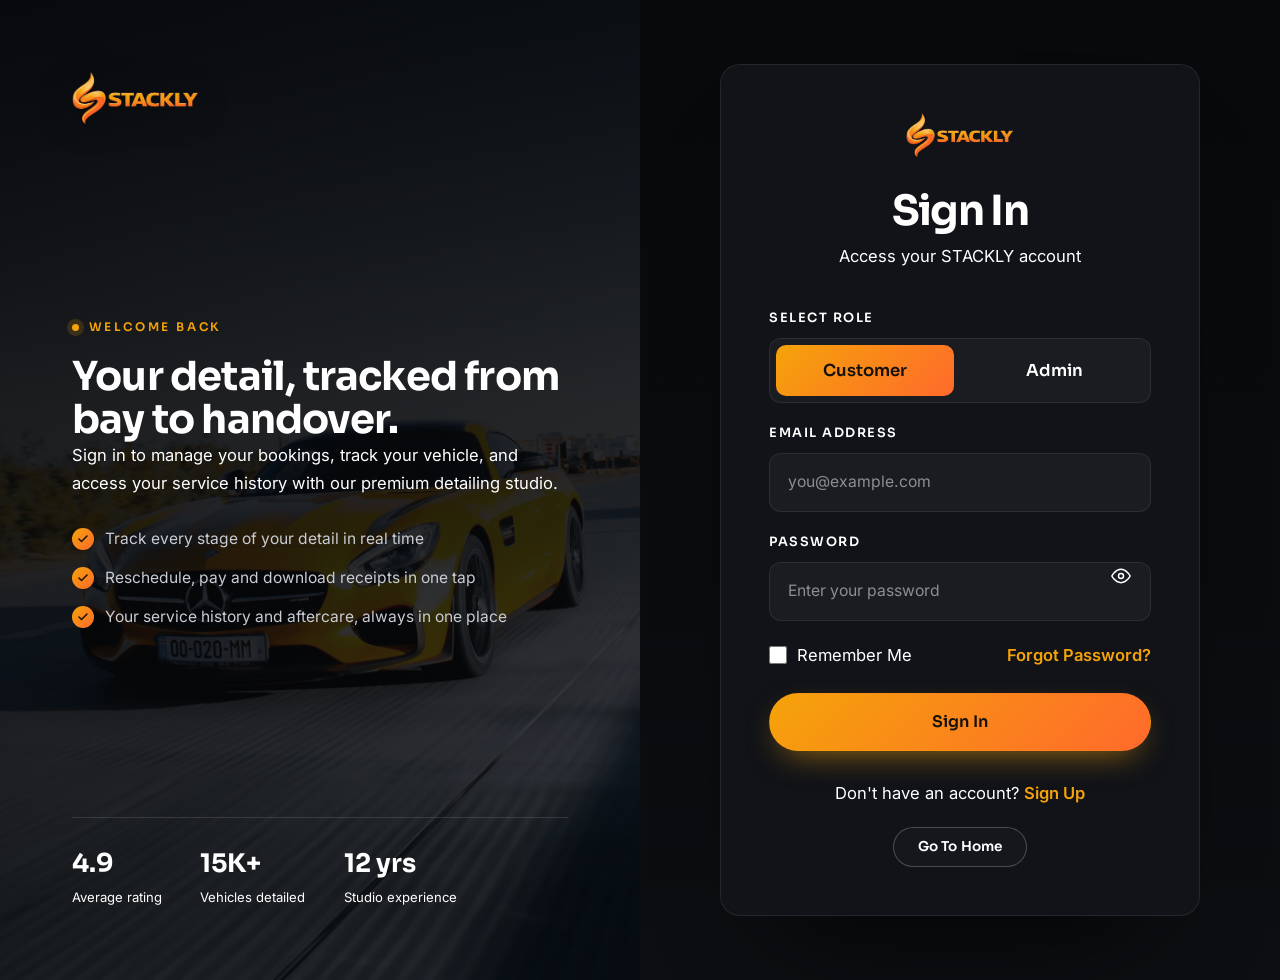
<file: admin.html>
<!DOCTYPE html>
<html lang="en">
<head>
	<meta charset="UTF-8">
	<meta name="viewport" content="width=device-width, initial-scale=1.0">
	<meta name="robots" content="noindex">
	<title>Admin Dashboard — STACKLY Auto Spa</title>
	<link rel="icon" href="images/logo.webp" type="image/webp">
	<link rel="stylesheet" href="css/vendor/bootstrap.min.css">
	<link rel="stylesheet" href="css/fonts.css">
	<link rel="stylesheet" href="css/style.css">
	<link rel="stylesheet" href="css/pages.css">
	<link rel="stylesheet" href="css/dashboard.css">
</head>
<body class="dash-body" id="adminApp">
	<div class="dash-app" id="dashApp">
		<!-- ============ SIDEBAR ============ -->
		<aside class="dash-sidebar" id="sidebar">
			<a class="dash-brand" href="index.html">
				<img src="images/logo.webp" alt="STACKLY Auto Spa">
				<span class="dash-brand__tag">Admin</span>
			</a>
			<nav class="dash-nav" id="dashNav" aria-label="Admin sections">
				<span class="dash-nav__label">Studio</span>
				<a class="dash-link" href="#overview"><span class="ico"></span><span class="dash-label">Overview</span></a>
				<a class="dash-link" href="#bookings"><span class="ico"></span><span class="dash-label">Bookings</span><span class="dash-link__badge badge-status st-pending" id="navPending" hidden>0</span></a>
				<a class="dash-link" href="#customers"><span class="ico"></span><span class="dash-label">Customers</span></a>
				<a class="dash-link" href="#vehicles"><span class="ico"></span><span class="dash-label">Vehicles</span></a>
				<a class="dash-link" href="#staff"><span class="ico"></span><span class="dash-label">Staff</span></a>
				<span class="dash-nav__label">Catalogue</span>
				<a class="dash-link" href="#services"><span class="ico"></span><span class="dash-label">Services</span></a>
				<a class="dash-link" href="#pricing"><span class="ico"></span><span class="dash-label">Pricing &amp; Offers</span></a>
				<span class="dash-nav__label">Operations</span>
				<a class="dash-link" href="#payments"><span class="ico"></span><span class="dash-label">Payments</span></a>
				<a class="dash-link" href="#reviews"><span class="ico"></span><span class="dash-label">Reviews</span><span class="dash-link__badge badge-status st-pending" id="navReviews" hidden>0</span></a>
				<a class="dash-link" href="#reports"><span class="ico"></span><span class="dash-label">Reports</span></a>
				<a class="dash-link" href="#settings"><span class="ico"></span><span class="dash-label">Settings</span></a>
			</nav>
			<div class="dash-sidebar__foot">
				<div class="dash-usercard">
					<div id="sideAvatar" style="width:44px;height:44px;border-radius:50%;background:var(--grad);display:flex;align-items:center;justify-content:center;color:#14100a;font-weight:700;">U</div>
					<div style="min-width:0">
						<strong class="user-name" id="sideUserName">—</strong>
						<span id="sideUserRole">—</span>
					</div>
				</div>
				<div class="dash-side-actions">
					<a class="dash-side-btn" href="index.html" data-home>Go to Home</a>
					<button class="dash-side-btn dash-side-btn--danger" type="button" data-logout>Logout</button>
				</div>
			</div>
		</aside>
		<div class="overlay" id="overlay"></div>

		<!-- ============ MAIN ============ -->
		<div class="dash-main">
			<header class="dash-topbar">
				<button class="dash-burger" id="burger" aria-label="Toggle menu"></button>
				<div class="dash-title">
					<h1 id="pageTitle">Overview</h1>
					<p id="pageSub">Studio performance at a glance</p>
				</div>
				<div class="dash-topbar__actions">
				</div>
			</header>

			<main class="dash-content">
				<section class="dash-view" id="view-overview" data-title="Overview" data-sub="Studio performance at a glance"><div data-body="overview"></div></section>
				<section class="dash-view" id="view-bookings" data-title="Booking Management" data-sub="Confirm, reschedule, assign and cancel appointments"><div data-body="bookings"></div></section>
				<section class="dash-view" id="view-customers" data-title="Customer Management" data-sub="Contact details and booking history"><div data-body="customers"></div></section>
				<section class="dash-view" id="view-vehicles" data-title="Vehicle Management" data-sub="Registration, model and vehicle type"><div data-body="vehicles"></div></section>
				<section class="dash-view" id="view-staff" data-title="Staff Management" data-sub="Assign detailers and track job status"><div data-body="staff"></div></section>
				<section class="dash-view" id="view-services" data-title="Service Management" data-sub="Create and edit the detailing menu"><div data-body="services"></div></section>
				<section class="dash-view" id="view-pricing" data-title="Pricing &amp; Offers" data-sub="Update service prices and promotions"><div data-body="pricing"></div></section>
				<section class="dash-view" id="view-payments" data-title="Payment Management" data-sub="Transactions, status and revenue"><div data-body="payments"></div></section>
				<section class="dash-view" id="view-reviews" data-title="Reviews &amp; Feedback" data-sub="Moderate and publish customer reviews"><div data-body="reviews"></div></section>
				<section class="dash-view" id="view-reports" data-title="Reports &amp; Analytics" data-sub="Trends, revenue and popular services"><div data-body="reports"></div></section>
				<section class="dash-view" id="view-settings" data-title="Settings" data-sub="Shop information, hours and profile"><div data-body="settings"></div></section>
			</main>
		</div>
	</div>

	<div id="modalRoot" class="modal-root"></div>
	<div id="toastRoot" class="toast-root"></div>

	<script src="js/vendor/bootstrap.bundle.min.js"></script>
	<script src="js/dashboard/store.js"></script>
	<script src="js/dashboard/ui.js"></script>
	<script src="js/dashboard/auth.js"></script>
	<script src="js/dashboard/admin.js"></script>
<script>
	function validateEmailInput(input) {
		var emailRegex = /^[A-Za-z0-9]+@[A-Za-z0-9]+(\.[A-Za-z0-9]+)+$/;
		var error = input.parentElement ? input.parentElement.querySelector('.email-error') : (input.parentElement ? input.parentElement.parentElement.querySelector('.email-error') : null);
		if (!error && input.parentElement) {
			error = input.parentElement.querySelector('.footer-news-error');
		}
		if (input.value.trim() === '') {
			if (error) error.style.display = 'none';
			input.classList.remove('is-invalid');
			return;
		}
		if (emailRegex.test(input.value.trim())) {
			if (error) error.style.display = 'none';
			input.classList.remove('is-invalid');
		} else {
			if (error) error.style.display = 'block';
			input.classList.add('is-invalid');
		}
	}
	document.addEventListener('DOMContentLoaded', function() {
		var forms = document.querySelectorAll('form');
		var emailRegex = /^[A-Za-z0-9]+@[A-Za-z0-9]+(\.[A-Za-z0-9]+)+$/;
		forms.forEach(function(form) {
			form.addEventListener('submit', function(e) {
				var emailInputs = form.querySelectorAll('.email-input, .footer-news-input, input[type="email"]');
				var hasInvalid = false;
				emailInputs.forEach(function(input) {
					var val = input.value.trim();
					if (!emailRegex.test(val)) {
						hasInvalid = true;
						var error = input.parentElement ? input.parentElement.querySelector('.email-error, .footer-news-error') : null;
						if (error) error.style.display = 'block';
						input.classList.add('is-invalid');
						input.focus();
					}
				});
				if (hasInvalid) {
					e.preventDefault();
				}
			});
		});
	});
</script>
<script>
(function(){
  try {
    var r = localStorage.getItem('userRole') || (window.DB && DB.currentUser() && DB.currentUser().role);
    var p = location.pathname.split('/').pop() || 'admin.html';
    if (p === 'admin.html' && r === 'customer') { window.location.replace('customer.html'); return; }
    if (p === 'customer.html' && r === 'admin') { window.location.replace('admin.html'); return; }
  } catch(e) {}
})();
function initProfile(){
  try {
    var user = (window.DB && typeof DB.currentUser === 'function') ? DB.currentUser() : null;
    var n = (user && user.name) || localStorage.getItem("userName") || "User";
    var r = (user && user.role) || localStorage.getItem("userRole") || "admin";
    var e = (user && user.email) || localStorage.getItem("userEmail") || "";
    var roleLabel = r === 'admin' ? 'Administrator' : (r === 'customer' ? 'Customer' : r);
    var ini = (n.trim().charAt(0) || "U").toUpperCase();
    var first = n.trim().split(/\s+/)[0] || n;

    var el = document.getElementById("sideUserName"); if(el) el.textContent = n;
    el = document.getElementById("topUserName"); if(el) el.textContent = n;
    el = document.getElementById("menuName"); if(el) el.textContent = n;
    el = document.getElementById("menuEmail"); if(el) el.textContent = e;
    el = document.getElementById("sideUserRole"); if(el) el.textContent = roleLabel;
    el = document.getElementById("topUserRole"); if(el) el.textContent = roleLabel;
    el = document.getElementById("greetName"); if(el) el.textContent = first;

    var av = document.getElementById("sideAvatar");
    if(av) {
      if(av.tagName === "IMG") { av.alt = n; }
      else { av.textContent = ini || "U"; }
    }
  } catch(err) {}
}
if (document.readyState === 'loading') {
  document.addEventListener("DOMContentLoaded", initProfile);
} else {
  initProfile();
}
</script>
</body>
</html>
</file>
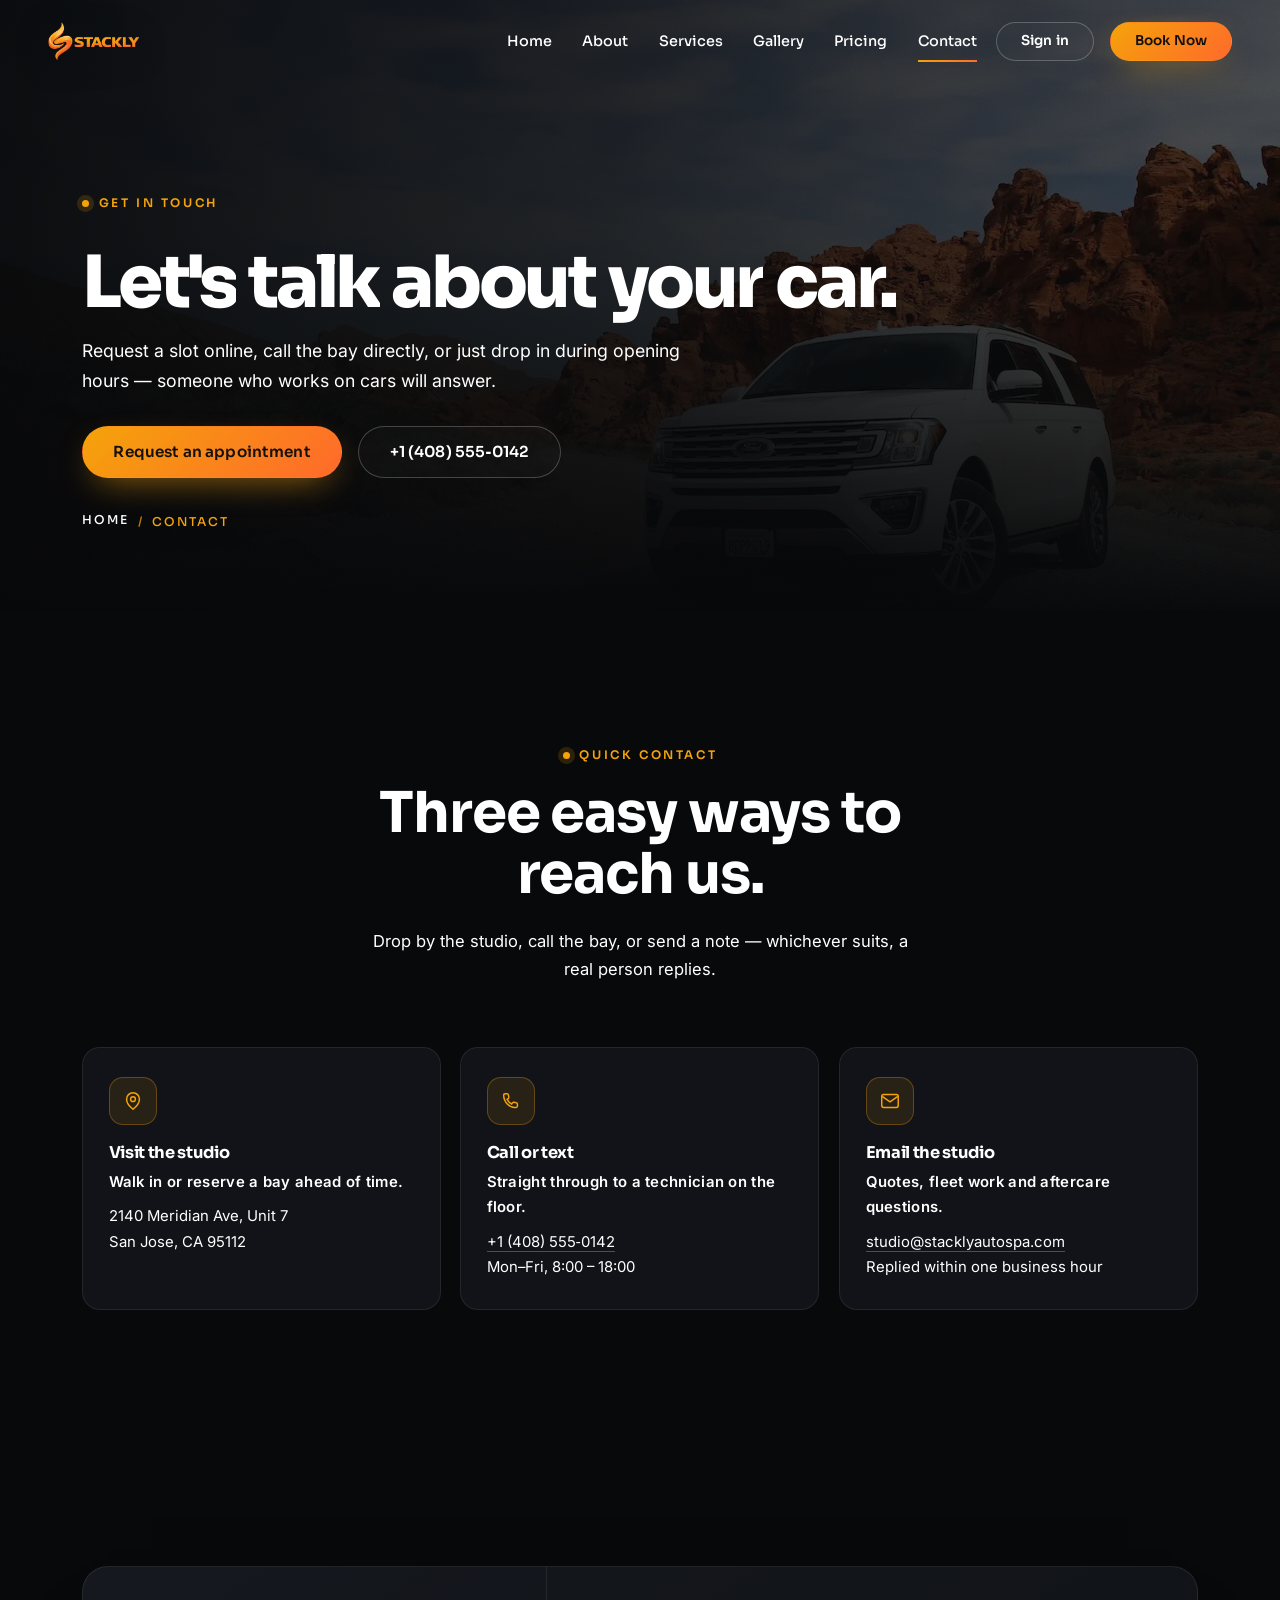
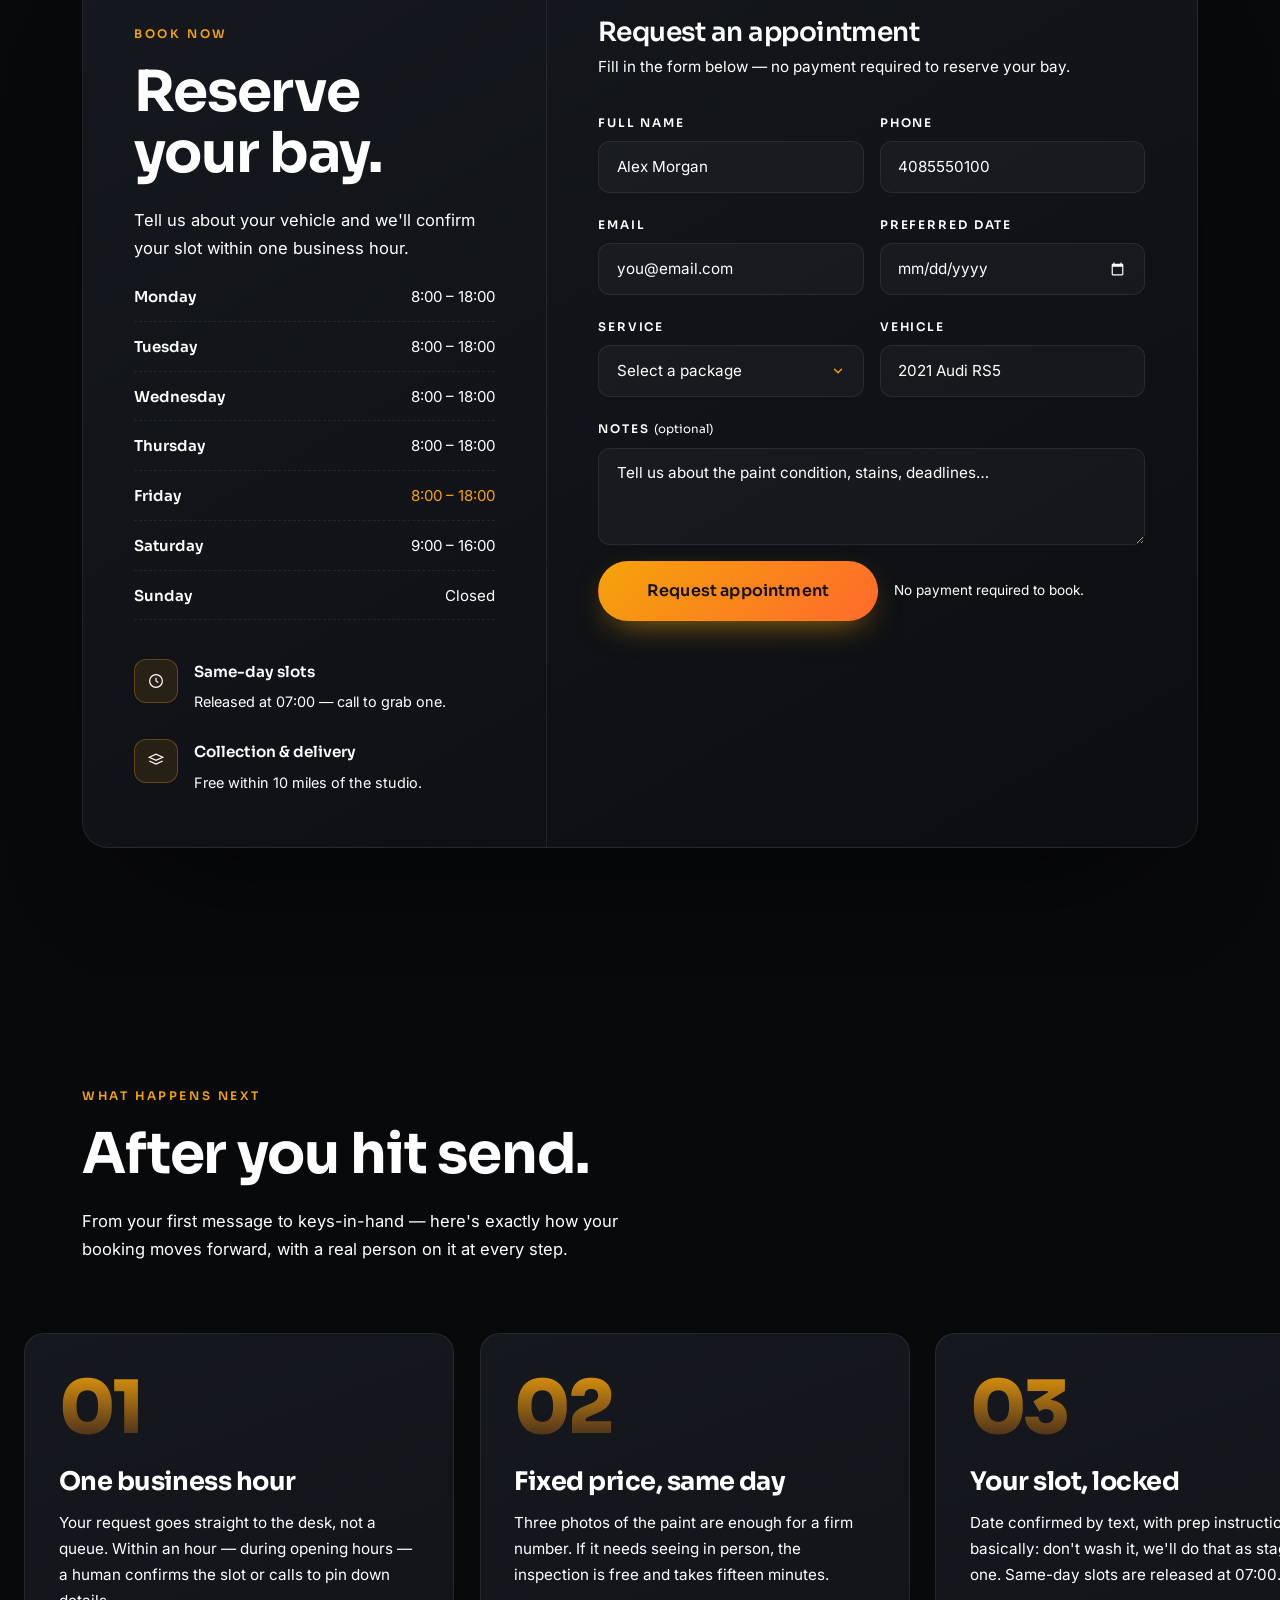
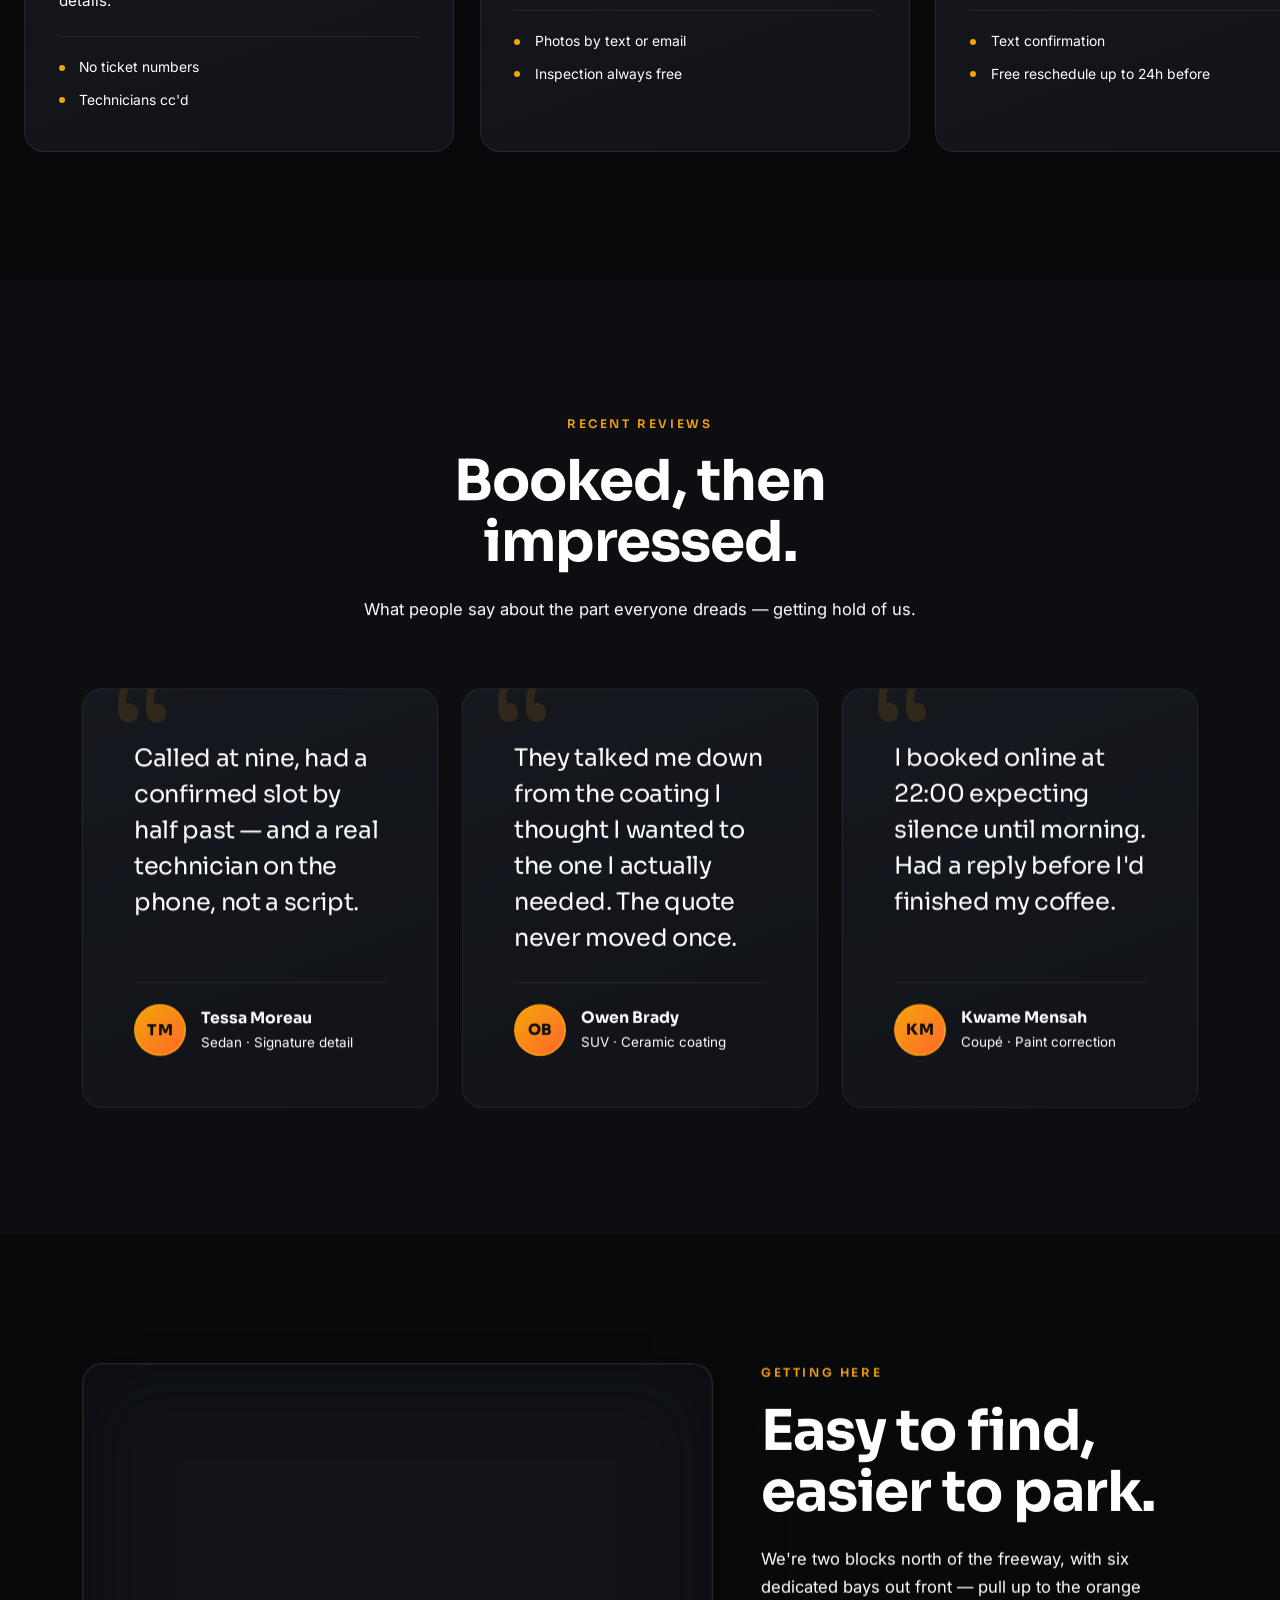
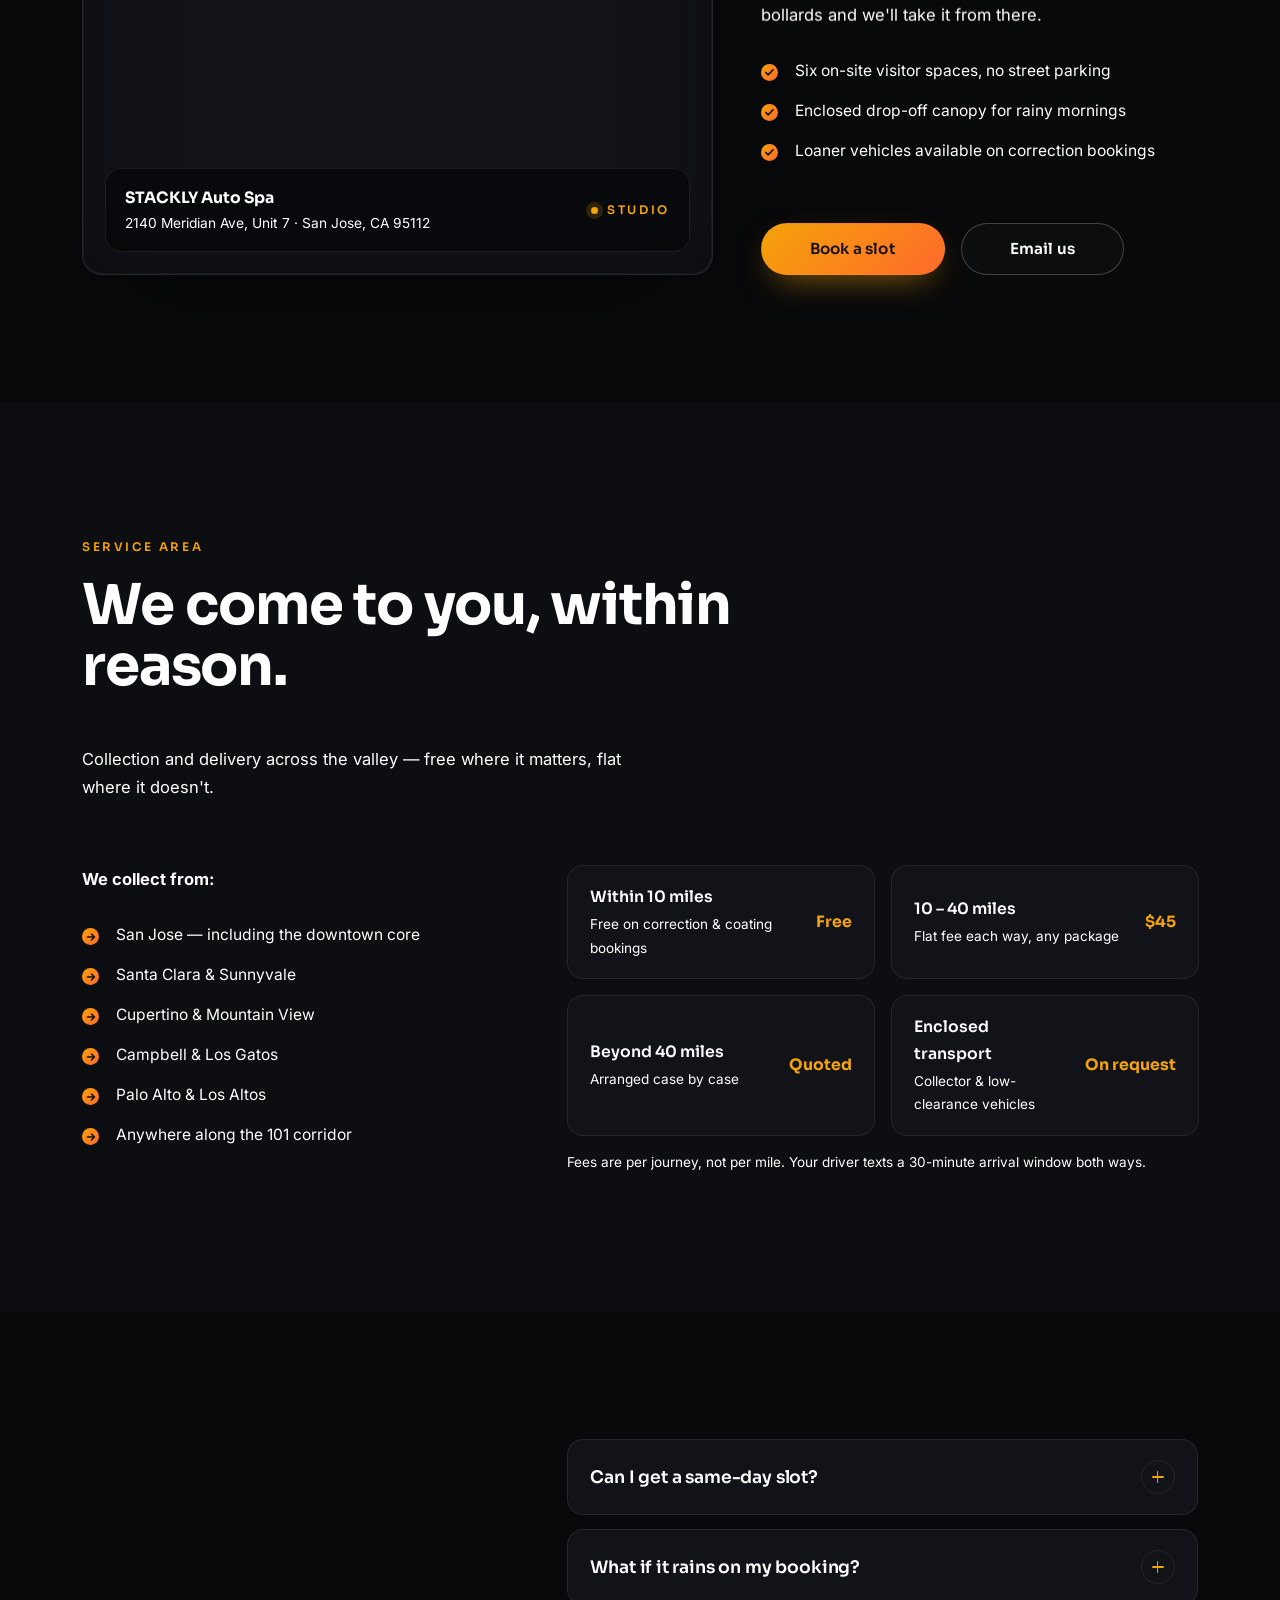
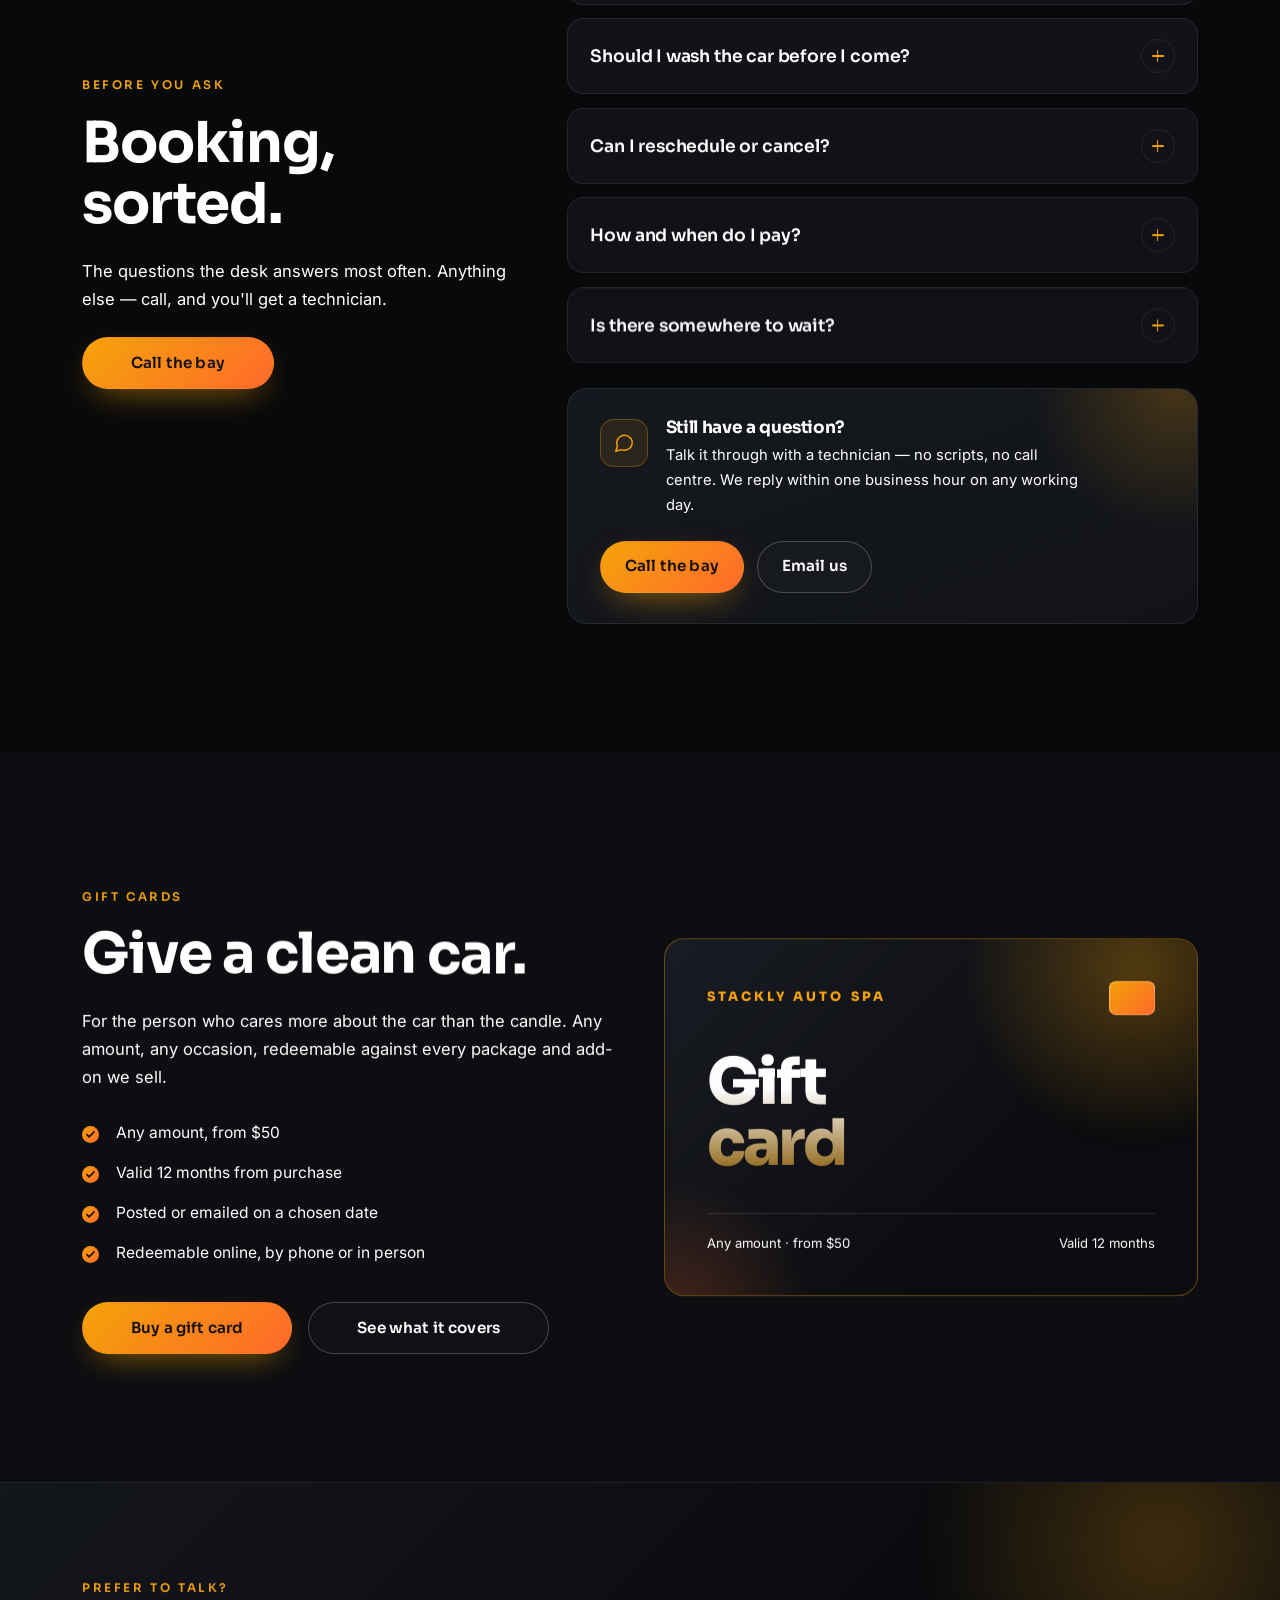
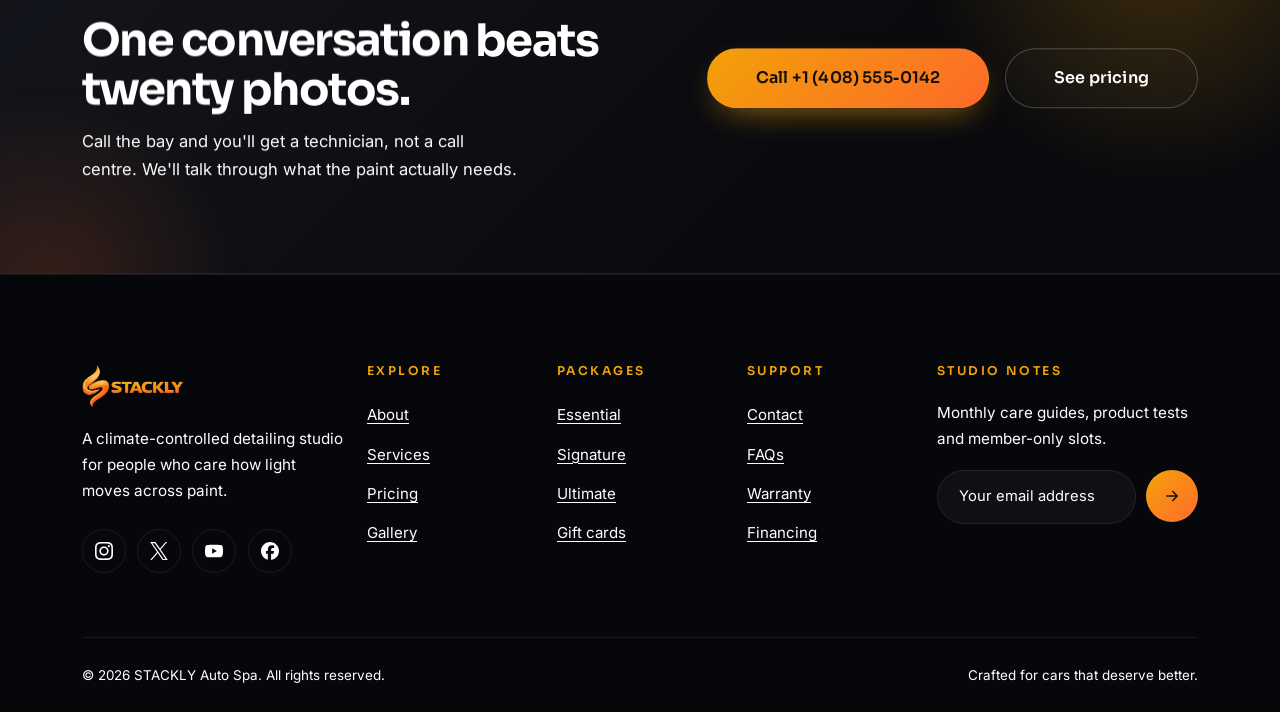
<file: contact.html>
<!DOCTYPE html>
<html lang="en">
<head>
	<meta charset="UTF-8">
	<meta name="viewport" content="width=device-width, initial-scale=1.0">
	<meta name="description" content="Book a detailing appointment at STACKLY Auto Spa — 2140 Meridian Ave, San Jose. Call, email or request a slot online.">
	<title>Contact &amp; Booking — STACKLY Auto Spa</title>
	<script>document.documentElement.classList.add('js','is-loading');setTimeout(function(){document.documentElement.classList.remove('is-loading');},2600);</script>
	<link rel="icon" href="data:image/svg+xml,%3Csvg xmlns='http://www.w3.org/2000/svg' viewBox='0 0 64 64'%3E%3Cdefs%3E%3ClinearGradient id='g' x1='0' y1='0' x2='1' y2='1'%3E%3Cstop offset='0' stop-color='%23f5a30a'/%3E%3Cstop offset='1' stop-color='%23ff6a2b'/%3E%3C/linearGradient%3E%3C/defs%3E%3Crect width='64' height='64' rx='14' fill='%2308090b'/%3E%3Ccircle cx='32' cy='32' r='16' fill='none' stroke='url(%23g)' stroke-width='6'/%3E%3C/svg%3E">
	<link rel="icon" href="images/logo.webp" type="image/webp">

	<link rel="stylesheet" href="css/vendor/bootstrap.min.css">
	<link rel="stylesheet" href="css/fonts.css">
	<link rel="stylesheet" href="css/style.css">
	<link rel="stylesheet" href="css/pages.css">
</head>
<body>

	<!-- ============ NAVBAR ============ -->
	<nav class="navbar navbar-expand-lg fixed-top" id="navbar" aria-label="Primary">
		<div class="container-fluid px-lg-5">
			<a class="navbar-brand" href="index.html">
				<img src="images/logo.webp" alt="STACKLY Auto Spa" class="brand-logo" width="1200" height="493">
			</a>

			<div class="nav-cta d-none">
				<a href="contact.html" class="btn btn-accent btn-sm">Book Now</a>
			</div>

			<button class="navbar-toggler" type="button" data-bs-toggle="collapse" data-bs-target="#navMenu" aria-controls="navMenu" aria-expanded="false" aria-label="Toggle navigation">
				<span></span><span></span><span></span>
			</button>

			<div class="collapse navbar-collapse" id="navMenu">
				<ul class="navbar-nav ms-auto mb-2 mb-lg-0 align-items-lg-center">
					<li class="nav-item"><a class="nav-link" href="index.html">Home</a></li>
					<li class="nav-item"><a class="nav-link" href="about.html">About</a></li>
					<li class="nav-item"><a class="nav-link" href="services.html">Services</a></li>
					<li class="nav-item"><a class="nav-link" href="gallery.html">Gallery</a></li>
					<li class="nav-item"><a class="nav-link" href="pricing.html">Pricing</a></li>
					<li class="nav-item"><a class="nav-link active" aria-current="page" href="contact.html">Contact</a></li>
					<li class="nav-item"><a class="btn btn-ghost btn-sm px-4 ms-lg-1" href="login.html">Sign in</a></li>
					<li class="nav-item ms-lg-3">
						<a href="#booking" class="btn btn-accent btn-sm px-4" data-magnetic>Book Now</a>
					</li>
				<li class="nav-item d-lg-none mt-3"><a href="404.html" class="btn btn-accent btn-sm w-100">Book Now</a></li>
				</ul>
			</div>
		</div>
	</nav>

	<main>

		<!-- ============ PAGE HERO ============ -->
		<header class="page-hero" id="top">
			<div class="page-hero__bg">
				<img src="images/hero-contact.webp" alt="" loading="eager" decoding="async">
				<div class="page-hero__veil"></div>
				<div class="page-hero__grain"></div>
			</div>
			<div class="container position-relative">
				<span class="eyebrow" data-anim="fade-up"><i></i>Get in touch</span>
				<h1 class="page-hero__title" data-split data-anim="fade-up">Let's talk about your car.</h1>
				<p class="page-hero__lead" data-anim="fade-up">Request a slot online, call the bay directly, or just drop in during opening hours — someone who works on cars will answer.</p>
				<div class="page-hero__actions" data-anim="fade-up">
					<a href="404.html" class="btn btn-accent" data-magnetic>Request an appointment</a>
					<a href="tel:+14085550142" class="btn btn-ghost">+1&nbsp;(408)&nbsp;555&#8209;0142</a>
				</div>
				<nav class="crumbs" aria-label="Breadcrumb" data-anim="fade-up">
					<a href="index.html">Home</a><i>/</i><span aria-current="page">Contact</span>
				</nav>
			</div>
		</header>

		<!-- ============ QUICK CONTACT ============ -->
		<section class="section">
			<div class="container">
				<div class="section-head section-head--center" data-anim="fade-up">
					<span class="eyebrow"><i></i>Quick contact</span>
					<h2 class="section-title" data-split>Three easy ways to reach us.</h2>
					<p class="section-text">Drop by the studio, call the bay, or send a note — whichever suits, a real person replies.</p>
				</div>
				<div class="contact-grid" data-stagger>
					<article class="info-card">
						<div class="info-card__icon">
							<svg viewBox="0 0 24 24" width="22" height="22" fill="none" stroke="currentColor" stroke-width="1.6" aria-hidden="true"><path d="M12 21s7-5.7 7-11a7 7 0 1 0-14 0c0 5.3 7 11 7 11Z"/><circle cx="12" cy="10" r="2.6"/></svg>
						</div>
						<h3>Visit the studio</h3>
						<p class="info-card__subtitle">Walk in or reserve a bay ahead of time.</p>
						<p>2140 Meridian Ave, Unit 7<br>San Jose, CA 95112</p>
					</article>

					<article class="info-card">
						<div class="info-card__icon">
							<svg viewBox="0 0 24 24" width="22" height="22" fill="none" stroke="currentColor" stroke-width="1.6" aria-hidden="true"><path d="M4 5.5C4 4.7 4.7 4 5.5 4h2.2c.7 0 1.3.5 1.4 1.2l.5 2.6c.1.6-.1 1.2-.6 1.5l-1.3.9a12 12 0 0 0 5.1 5.1l.9-1.3c.4-.5 1-.7 1.5-.6l2.6.5c.7.1 1.2.7 1.2 1.4v2.2c0 .8-.7 1.5-1.5 1.5C10.7 20 4 13.3 4 5.5Z"/></svg>
						</div>
						<h3>Call or text</h3>
						<p class="info-card__subtitle">Straight through to a technician on the floor.</p>
						<p><a href="404.html">+1&nbsp;(408)&nbsp;555&#8209;0142</a><br>Mon–Fri, 8:00 – 18:00</p>
					</article>

					<article class="info-card">
						<div class="info-card__icon">
							<svg viewBox="0 0 24 24" width="22" height="22" fill="none" stroke="currentColor" stroke-width="1.6" aria-hidden="true"><rect x="3" y="5" width="18" height="14" rx="2"/><path d="m3.5 7 8.5 6 8.5-6"/></svg>
						</div>
						<h3>Email the studio</h3>
						<p class="info-card__subtitle">Quotes, fleet work and aftercare questions.</p>
						<p><a href="mailto:studio@stacklyautospa.com">studio@stacklyautospa.com</a><br>Replied within one business hour</p>
					</article>
				</div>
			</div>
		</section>

		<!-- ============ BOOKING ============ -->
		<section class="section booking section--muted" id="booking">
			<div class="container">
				<div class="booking__shell">
					<div class="row g-0">
						<div class="col-lg-5 booking__info">
							<span class="eyebrow" data-anim="fade-up">Book Now</span>
							<h2 class="section-title" data-split data-anim="fade-up">Reserve your bay.</h2>
							<p class="section-text" data-anim="fade-up">Tell us about your vehicle and we'll confirm your slot within one business hour.</p>

							<ul class="hours-list" data-hours data-anim="fade-up">
								<li data-day="1"><strong>Monday</strong><span>8:00 – 18:00</span></li>
								<li data-day="2"><strong>Tuesday</strong><span>8:00 – 18:00</span></li>
								<li data-day="3"><strong>Wednesday</strong><span>8:00 – 18:00</span></li>
								<li data-day="4"><strong>Thursday</strong><span>8:00 – 18:00</span></li>
								<li data-day="5"><strong>Friday</strong><span>8:00 – 18:00</span></li>
								<li data-day="6"><strong>Saturday</strong><span>9:00 – 16:00</span></li>
								<li data-day="0"><strong>Sunday</strong><span>Closed</span></li>
							<li class="nav-item d-lg-none mt-3"><a href="404.html" class="btn btn-accent btn-sm w-100">Book Now</a></li>
				</ul>

							<ul class="contact-list" data-anim="fade-up">
								<li>
									<span class="contact-list__icon"><svg viewBox="0 0 24 24" width="18" height="18" fill="none" stroke="currentColor" stroke-width="1.6" aria-hidden="true"><circle cx="12" cy="12" r="8.5"/><path d="M12 7.5V12l3 2"/></svg></span>
									<div><strong>Same-day slots</strong><span>Released at 07:00 — call to grab one.</span></div>
								</li>
								<li>
									<span class="contact-list__icon"><svg viewBox="0 0 24 24" width="18" height="18" fill="none" stroke="currentColor" stroke-width="1.6" aria-hidden="true"><path d="M3 7l9-4 9 4-9 4-9-4Z"/><path d="M3 12l9 4 9-4"/></svg></span>
									<div><strong>Collection &amp; delivery</strong><span>Free within 10 miles of the studio.</span></div>
								</li>
							<li class="nav-item d-lg-none mt-3"><a href="404.html" class="btn btn-accent btn-sm w-100">Book Now</a></li>
				</ul>
						</div>

						<div class="col-lg-7 booking__form-col">
							<div class="booking-form__head" data-anim="fade-up">
								<h3 class="booking-form__title">Request an appointment</h3>
								<p class="booking-form__subtitle">Fill in the form below — no payment required to reserve your bay.</p>
							</div>
							<form class="booking-form" id="bookingForm" novalidate data-anim="fade-up">
								<div class="row g-3">
									<div class="col-md-6">
										<label class="form-label" for="bfName">Full name</label>
										<input type="text" class="form-control" id="bfName" placeholder="Alex Morgan" pattern="[A-Za-z ]{2,}" title="Please use letters only (no numbers or special characters)." required>
										<small class="form-error-message" id="bfNameError" style="display:none; color:#ff5c5c; font-size:0.85rem; margin-top:0.5rem;">Name can contain only letters and spaces — no numbers or special characters.</small>
									</div>
									<div class="col-md-6">
										<label class="form-label" for="bfPhone">Phone</label>
										<input type="tel" class="form-control" id="bfPhone" placeholder="4085550100" pattern="[0-9]{7,20}" title="Please enter digits only." required>
										<small class="form-error-message" id="bfPhoneError" style="display:none; color:#ff5c5c; font-size:0.85rem; margin-top:0.5rem;">Phone number must contain digits only (7–20 digits).</small>
									</div>
  									<div class="col-md-6">
 										<label class="form-label" for="bfEmail">Email</label>
 										<input type="email" class="form-control email-input" id="bfEmail" class="form-control email-input" placeholder="you@email.com" required
 											pattern="^[A-Za-z0-9]+@[A-Za-z0-9]+(\.[A-Za-z0-9]+)+$"
 											title="Please enter a valid email address using only letters, numbers, @, and ."
 											inputmode="email"
 											maxlength="100"
 											spellcheck="false"
 											oninput="validateEmailInput(this)" onkeypress="return /^[A-Za-z0-9@.]*$/.test(event.key)" onpaste="setTimeout(function(){ validateEmailInput(this.target||this); }, 0); return true" onkeypress="return /^[A-Za-z0-9@.]*$/.test(event.key)" onpaste="setTimeout(function(){ validateEmailInput(this.target||this); }, 0); return true">
 										<small class="form-error-message email-error" style="display:none; color: #ff5c5c; font-size: 0.85rem; margin-top: 0.5rem;">Please enter a valid email address using only letters, numbers, @, and .</small>
 									</div>
									<div class="col-md-6">
										<label class="form-label" for="bfDate">Preferred date</label>
										<input type="date" class="form-control" id="bfDate" required>
									</div>
									<div class="col-md-6">
										<label class="form-label" for="bfService">Service</label>
										<select class="form-select" id="bfService" required>
											<option value="" selected disabled>Select a package</option>
											<option>Essential Detail — $89</option>
											<option>Signature Detail — $199</option>
											<option>Ultimate Restore — $449</option>
											<option>Ceramic Coating</option>
											<option>Paint Protection Film</option>
											<option>Interior Restoration</option>
										</select>
									</div>
									<div class="col-md-6">
										<label class="form-label" for="bfCar">Vehicle</label>
										<input type="text" class="form-control" id="bfCar" placeholder="2021 Audi RS5" required>
									</div>
									<div class="col-12">
										<label class="form-label" for="bfMsg">Notes <span>(optional)</span></label>
										<textarea class="form-control" id="bfMsg" rows="3" placeholder="Tell us about the paint condition, stains, deadlines…"></textarea>
									</div>
									<div class="col-12 d-flex flex-wrap align-items-center gap-3">
										<button type="submit" class="btn btn-accent btn-lg px-5" data-magnetic>Request appointment</button>
										<span class="form-note">No payment required to book.</span>
									</div>
									<div class="col-12">
										<div class="form-success" id="formSuccess" role="status">
											<svg viewBox="0 0 24 24" width="20" height="20" fill="none" stroke="currentColor" stroke-width="2" stroke-linecap="round" stroke-linejoin="round" aria-hidden="true"><path d="M20 6 9 17l-5-5"/></svg>
											<span>Thanks! Your request is in — we'll confirm within one business hour.</span>
										</div>
									</div>
								</div>
							</form>
						</div>
					</div>
				</div>
			</div>
		</section>

		<!-- ============ WHAT HAPPENS NEXT ============ -->
		<section class="section process" id="what-next">
			<div class="process__head container">
				<span class="eyebrow" data-anim="fade-up">What happens next</span>
				<h2 class="section-title" data-split data-anim="fade-up">After you hit send.</h2>
				<p class="section-text" data-anim="fade-up">From your first message to keys-in-hand — here's exactly how your booking moves forward, with a real person on it at every step.</p>
			</div>

			<div class="process__viewport">
				<div class="process__track">
					<article class="process-step">
						<span class="process-step__num">01</span>
						<h3>One business hour</h3>
						<p>Your request goes straight to the desk, not a queue. Within an hour — during opening hours — a human confirms the slot or calls to pin down details.</p>
						<ul>
							<li>No ticket numbers</li>
							<li>Technicians cc'd</li>
						<li class="nav-item d-lg-none mt-3"><a href="404.html" class="btn btn-accent btn-sm w-100">Book Now</a></li>
				</ul>
					</article>

					<article class="process-step">
						<span class="process-step__num">02</span>
						<h3>Fixed price, same day</h3>
						<p>Three photos of the paint are enough for a firm number. If it needs seeing in person, the inspection is free and takes fifteen minutes.</p>
						<ul>
							<li>Photos by text or email</li>
							<li>Inspection always free</li>
						<li class="nav-item d-lg-none mt-3"><a href="404.html" class="btn btn-accent btn-sm w-100">Book Now</a></li>
				</ul>
					</article>

					<article class="process-step">
						<span class="process-step__num">03</span>
						<h3>Your slot, locked</h3>
						<p>Date confirmed by text, with prep instructions — basically: don't wash it, we'll do that as stage one. Same-day slots are released at 07:00.</p>
						<ul>
							<li>Text confirmation</li>
							<li>Free reschedule up to 24h before</li>
						<li class="nav-item d-lg-none mt-3"><a href="404.html" class="btn btn-accent btn-sm w-100">Book Now</a></li>
				</ul>
					</article>

					<article class="process-step">
						<span class="process-step__num">04</span>
						<h3>Drop-off day</h3>
						<p>Arrive, walk the car over with your technician, hand over the keys. If the job runs past a day, the updates come with photos each evening.</p>
						<ul>
							<li>15-minute walk-around</li>
							<li>Photo updates on long jobs</li>
						<li class="nav-item d-lg-none mt-3"><a href="404.html" class="btn btn-accent btn-sm w-100">Book Now</a></li>
				</ul>
					</article>
				</div>
			</div>
		</section>

		<!-- ============ REVIEWS ============ -->
		<section class="section section--muted" id="reviews">
			<div class="container">
				<div class="section-head section-head--center">
					<span class="eyebrow" data-anim="fade-up">Recent reviews</span>
					<h2 class="section-title" data-split data-anim="fade-up">Booked, then impressed.</h2>
					<p class="section-text" data-anim="fade-up">What people say about the part everyone dreads — getting hold of us.</p>
				</div>

				<div class="row g-4" data-stagger>
					<div class="col-lg-4">
						<article class="quote-block h-100">
							<p>Called at nine, had a confirmed slot by half past — and a real technician on the phone, not a script.</p>
							<footer>
								<span class="q-badge" aria-hidden="true">TM</span>
								<div>
									<strong>Tessa Moreau</strong>
									<span>Sedan · Signature detail</span>
								</div>
							</footer>
						</article>
					</div>

					<div class="col-lg-4">
						<article class="quote-block h-100">
							<p>They talked me down from the coating I thought I wanted to the one I actually needed. The quote never moved once.</p>
							<footer>
								<span class="q-badge" aria-hidden="true">OB</span>
								<div>
									<strong>Owen Brady</strong>
									<span>SUV · Ceramic coating</span>
								</div>
							</footer>
						</article>
					</div>

					<div class="col-lg-4">
						<article class="quote-block h-100">
							<p>I booked online at 22:00 expecting silence until morning. Had a reply before I'd finished my coffee.</p>
							<footer>
								<span class="q-badge" aria-hidden="true">KM</span>
								<div>
									<strong>Kwame Mensah</strong>
									<span>Coupé · Paint correction</span>
								</div>
							</footer>
						</article>
					</div>
				</div>
			</div>
		</section>

		<!-- ============ MAP + DIRECTIONS ============ -->
		<section class="section">
			<div class="container">
				<div class="row g-5 align-items-stretch">
					<div class="col-lg-7">
						<div class="map-embed" data-anim="fade-up">
							<iframe
								class="map-embed__frame"
								title="Google Map showing STACKLY Auto Spa at 2140 Meridian Ave, Unit 7, San Jose, CA 95112"
								src="https://www.google.com/maps?q=2140%20Meridian%20Ave%2C%20San%20Jose%2C%20CA%2095112&amp;output=embed"
								loading="lazy"
								referrerpolicy="no-referrer-when-downgrade"
								allowfullscreen></iframe>
							<div class="map-embed__label">
								<div>
									<strong>STACKLY Auto Spa</strong>
									<span>2140 Meridian Ave, Unit 7 · San Jose, CA 95112</span>
								</div>
								<span class="eyebrow mb-0"><i></i>Studio</span>
							</div>
						</div>
					</div>

					<div class="col-lg-5 d-flex flex-column justify-content-center">
						<span class="eyebrow" data-anim="fade-up">Getting here</span>
						<h2 class="section-title" data-split data-anim="fade-up">Easy to find, easier to park.</h2>
						<p class="section-text" data-anim="fade-up">We're two blocks north of the freeway, with six dedicated bays out front — pull up to the orange bollards and we'll take it from there.</p>

						<ul class="check-list" data-anim="fade-up">
							<li>Six on-site visitor spaces, no street parking</li>
							<li>Enclosed drop-off canopy for rainy mornings</li>
							<li>Loaner vehicles available on correction bookings</li>
						<li class="nav-item d-lg-none mt-3"><a href="404.html" class="btn btn-accent btn-sm w-100">Book Now</a></li>
				</ul>

						<div class="mt-4 d-flex flex-wrap gap-3" data-anim="fade-up">
							<a href="404.html" class="btn btn-accent px-5" data-magnetic>Book a slot</a>
							<a href="404.html" class="btn btn-ghost px-5">Email us</a>
						</div>
					</div>
				</div>
			</div>
		</section>

		<!-- ============ SERVICE AREA ============ -->
		<section class="section section--muted" id="service-area">
			<div class="container">
				<div class="section-head head-row">
					<div>
						<span class="eyebrow" data-anim="fade-up">Service area</span>
						<h2 class="section-title" data-split data-anim="fade-up">We come to you, within reason.</h2>
					</div>
					<p class="section-text mb-0" data-anim="fade-up">Collection and delivery across the valley — free where it matters, flat where it doesn't.</p>
				</div>

				<div class="row g-5 align-items-start">
					<div class="col-lg-5">
						<p class="section-text" data-anim="fade-up"><strong class="text-white">We collect from:</strong></p>
						<ul class="check-list check-list--arrow" data-anim="fade-up">
							<li>San Jose — including the downtown core</li>
							<li>Santa Clara &amp; Sunnyvale</li>
							<li>Cupertino &amp; Mountain View</li>
							<li>Campbell &amp; Los Gatos</li>
							<li>Palo Alto &amp; Los Altos</li>
							<li>Anywhere along the 101 corridor</li>
						<li class="nav-item d-lg-none mt-3"><a href="404.html" class="btn btn-accent btn-sm w-100">Book Now</a></li>
				</ul>
					</div>

					<div class="col-lg-7">
						<div class="addons" data-stagger>
							<div class="addon">
								<div>
									<strong>Within 10 miles</strong>
									<small>Free on correction &amp; coating bookings</small>
								</div>
								<span>Free</span>
							</div>
							<div class="addon">
								<div>
									<strong>10 – 40 miles</strong>
									<small>Flat fee each way, any package</small>
								</div>
								<span>$45</span>
							</div>
							<div class="addon">
								<div>
									<strong>Beyond 40 miles</strong>
									<small>Arranged case by case</small>
								</div>
								<span>Quoted</span>
							</div>
							<div class="addon">
								<div>
									<strong>Enclosed transport</strong>
									<small>Collector &amp; low-clearance vehicles</small>
								</div>
								<span>On request</span>
							</div>
						</div>
						<p class="table-note" data-anim="fade-up">Fees are per journey, not per mile. Your driver texts a 30-minute arrival window both ways.</p>
					</div>
				</div>
			</div>
		</section>

		<!-- ============ FAQ ============ -->
		<section class="section" id="faq-contact">
			<div class="container">
				<div class="row g-5 align-items-stretch">
					<div class="col-lg-5 d-flex flex-column justify-content-center">
						<span class="eyebrow" data-anim="fade-up">Before you ask</span>
						<h2 class="section-title" data-split data-anim="fade-up">Booking, sorted.</h2>
						<p class="section-text" data-anim="fade-up">The questions the desk answers most often. Anything else — call, and you'll get a technician.</p>
						<div class="mt-4" data-anim="fade-up">
							<a href="404.html" class="btn btn-accent px-5" data-magnetic>Call the bay</a>
						</div>
					</div>

					<div class="col-lg-7 d-flex flex-column">
						<div class="faq" id="faqContact" data-stagger>
							<div class="faq__item">
								<h3 class="faq__q mb-0">
									<button class="faq__btn" type="button" data-bs-toggle="collapse" data-bs-target="#cfq-1" aria-expanded="false">
										Can I get a same-day slot?
										<span class="faq__icon" aria-hidden="true"></span>
									</button>
								</h3>
								<div class="faq__body collapse" id="cfq-1">
									<p>Same-day slots are released at 07:00 by phone — they usually go within minutes. Book online before 16:00 and we'll always try to fit you in the same day.</p>
								</div>
							</div>

							<div class="faq__item">
								<h3 class="faq__q mb-0">
									<button class="faq__btn" type="button" data-bs-toggle="collapse" data-bs-target="#cfq-2" aria-expanded="false">
										What if it rains on my booking?
										<span class="faq__icon" aria-hidden="true"></span>
									</button>
								</h3>
								<div class="faq__body collapse" id="cfq-2">
									<p>Correction and coating work is indoor — rain changes nothing. Exterior-only details may shift if the car can't dry on arrival; we'll text you the morning of either way.</p>
								</div>
							</div>

							<div class="faq__item">
								<h3 class="faq__q mb-0">
									<button class="faq__btn" type="button" data-bs-toggle="collapse" data-bs-target="#cfq-3" aria-expanded="false">
										Should I wash the car before I come?
										<span class="faq__icon" aria-hidden="true"></span>
									</button>
								</h3>
								<div class="faq__body collapse" id="cfq-3">
									<p>No. Leave it exactly as it arrives — inspection photos need the real condition, and our first step is always a decontamination wash of our own.</p>
								</div>
							</div>

							<div class="faq__item">
								<h3 class="faq__q mb-0">
									<button class="faq__btn" type="button" data-bs-toggle="collapse" data-bs-target="#cfq-4" aria-expanded="false">
										Can I reschedule or cancel?
										<span class="faq__icon" aria-hidden="true"></span>
									</button>
								</h3>
								<div class="faq__body collapse" id="cfq-4">
									<p>Free up to 24 hours before your slot — just reply to your confirmation text or call the bay. Inside 24 hours we only ask if we can't fill the slot again.</p>
								</div>
							</div>

							<div class="faq__item">
								<h3 class="faq__q mb-0">
									<button class="faq__btn" type="button" data-bs-toggle="collapse" data-bs-target="#cfq-5" aria-expanded="false">
										How and when do I pay?
										<span class="faq__icon" aria-hidden="true"></span>
									</button>
								</h3>
								<div class="faq__body collapse" id="cfq-5">
									<p>Nothing up front — card, transfer or cash at handover. Bookings over $600 can be split in two, and account customers get monthly invoicing.</p>
								</div>
							</div>

							<div class="faq__item">
								<h3 class="faq__q mb-0">
									<button class="faq__btn" type="button" data-bs-toggle="collapse" data-bs-target="#cfq-6" aria-expanded="false">
										Is there somewhere to wait?
										<span class="faq__icon" aria-hidden="true"></span>
									</button>
								</h3>
								<div class="faq__body collapse" id="cfq-6">
									<p>Yes — coffee, wifi and a window into the bay. Most drop-offs take fifteen minutes, and loaner cars are available on correction bookings if you'd rather leave.</p>
								</div>
							</div>
						</div>

						<article class="faq-support" data-anim="fade-up">
							<div class="faq-support__main">
								<span class="faq-support__icon" aria-hidden="true">
									<svg viewBox="0 0 24 24" width="22" height="22" fill="none" stroke="currentColor" stroke-width="1.6" stroke-linecap="round" stroke-linejoin="round"><path d="M21 11.5a8.5 8.5 0 0 1-8.5 8.5 8.4 8.4 0 0 1-3.6-.8L3 21l1.8-5.4A8.5 8.5 0 1 1 21 11.5Z"/></svg>
								</span>
								<div>
									<h3>Still have a question?</h3>
									<p>Talk it through with a technician — no scripts, no call centre. We reply within one business hour on any working day.</p>
								</div>
							</div>
							<div class="faq-support__actions">
								<a href="404.html" class="btn btn-accent px-4" data-magnetic>Call the bay</a>
								<a href="404.html" class="btn btn-ghost px-4">Email us</a>
							</div>
						</article>
					</div>
				</div>
			</div>
		</section>

		<!-- ============ GIFT CARDS ============ -->
		<section class="section section--muted" id="gift-cards">
			<div class="container">
				<div class="row g-5 align-items-center">
					<div class="col-lg-6">
						<span class="eyebrow" data-anim="fade-up">Gift cards</span>
						<h2 class="section-title" data-split data-anim="fade-up">Give a clean car.</h2>
						<p class="section-text" data-anim="fade-up">For the person who cares more about the car than the candle. Any amount, any occasion, redeemable against every package and add-on we sell.</p>

						<ul class="check-list" data-anim="fade-up">
							<li>Any amount, from $50</li>
							<li>Valid 12 months from purchase</li>
							<li>Posted or emailed on a chosen date</li>
							<li>Redeemable online, by phone or in person</li>
						<li class="nav-item d-lg-none mt-3"><a href="404.html" class="btn btn-accent btn-sm w-100">Book Now</a></li>
				</ul>

						<div class="mt-4 d-flex flex-wrap gap-3" data-anim="fade-up">
							<a href="404.html" class="btn btn-accent px-5" data-magnetic>Buy a gift card</a>
							<a href="404.html" class="btn btn-ghost px-5">See what it covers</a>
						</div>
					</div>

					<div class="col-lg-6" data-anim="fade-up">
						<div class="gift-card">
							<div class="gift-card__top">
								<span class="gift-card__brand">STACKLY Auto Spa</span>
								<span class="gift-card__chip" aria-hidden="true"></span>
							</div>
							<div class="gift-card__amount">Gift<br>card</div>
							<div class="gift-card__foot">
								<span>Any amount · from $50</span>
								<span>Valid 12 months</span>
							</div>
						</div>
					</div>
				</div>
			</div>
		</section>

		<!-- ============ CTA ============ -->
		<section class="cta-band">
			<div class="container">
				<div class="cta-band__inner">
					<div>
						<span class="eyebrow" data-anim="fade-up">Prefer to talk?</span>
						<h2 data-split data-anim="fade-up">One conversation beats twenty photos.</h2>
						<p data-anim="fade-up">Call the bay and you'll get a technician, not a call centre. We'll talk through what the paint actually needs.</p>
					</div>
					<div class="cta-band__actions" data-anim="fade-up">
						<a href="404.html" class="btn btn-accent btn-lg px-5" data-magnetic>Call&nbsp;+1&nbsp;(408)&nbsp;555&#8209;0142</a>
						<a href="404.html" class="btn btn-ghost btn-lg px-5">See pricing</a>
					</div>
				</div>
			</div>
		</section>

	</main>

	<!-- ============ FOOTER ============ -->
	<footer class="footer">
		<div class="container">
			<div class="row g-4 footer__top">
				<div class="col-lg-3">
					<a class="navbar-brand footer__brand" href="index.html">
						<img src="images/logo.webp" alt="STACKLY Auto Spa" class="brand-logo" width="1200" height="493">
					</a>
					<p>A climate-controlled detailing studio for people who care how light moves across paint.</p>
					<div class="footer__social">
						<a href="404.html"aria-label="Instagram"><svg viewBox="0 0 24 24" width="18" height="18" fill="currentColor" aria-hidden="true"><path d="M7.0301.084c-1.2768.0602-2.1487.264-2.911.5634-.7888.3075-1.4575.72-2.1228 1.3877-.6652.6677-1.075 1.3368-1.3802 2.127-.2954.7638-.4956 1.6365-.552 2.914-.0564 1.2775-.0689 1.6882-.0626 4.947.0062 3.2586.0206 3.6671.0825 4.9473.061 1.2765.264 2.1482.5635 2.9107.308.7889.72 1.4573 1.388 2.1228.6679.6655 1.3365 1.0743 2.1285 1.38.7632.295 1.6361.4961 2.9134.552 1.2773.056 1.6884.069 4.9462.0627 3.2578-.0062 3.668-.0207 4.9478-.0814 1.28-.0607 2.147-.2652 2.9098-.5633.7889-.3086 1.4578-.72 2.1228-1.3881.665-.6682 1.0745-1.3378 1.3795-2.1284.2957-.7632.4966-1.636.552-2.9124.056-1.2809.0692-1.6898.063-4.948-.0063-3.2583-.021-3.6668-.0817-4.9465-.0607-1.2797-.264-2.1487-.5633-2.9117-.3084-.7889-.72-1.4568-1.3876-2.1228C21.2982 1.33 20.628.9208 19.8378.6165 19.074.321 18.2017.1197 16.9244.0645 15.6471.0093 15.236-.005 11.977.0014 8.718.0076 8.31.0215 7.0301.0839m.1402 21.6932c-1.17-.0509-1.8053-.2453-2.2287-.408-.5606-.216-.96-.4771-1.3819-.895-.422-.4178-.6811-.8186-.9-1.378-.1644-.4234-.3624-1.058-.4171-2.228-.0595-1.2645-.072-1.6442-.079-4.848-.007-3.2037.0053-3.583.0607-4.848.05-1.169.2456-1.805.408-2.2282.216-.5613.4762-.96.895-1.3816.4188-.4217.8184-.6814 1.3783-.9003.423-.1651 1.0575-.3614 2.227-.4171 1.2655-.06 1.6447-.072 4.848-.079 3.2033-.007 3.5835.005 4.8495.0608 1.169.0508 1.8053.2445 2.228.408.5608.216.96.4754 1.3816.895.4217.4194.6816.8176.9005 1.3787.1653.4217.3617 1.056.4169 2.2263.0602 1.2655.0739 1.645.0796 4.848.0058 3.203-.0055 3.5834-.061 4.848-.051 1.17-.245 1.8055-.408 2.2294-.216.5604-.4763.96-.8954 1.3814-.419.4215-.8181.6811-1.3783.9-.4224.1649-1.0577.3617-2.2262.4174-1.2656.0595-1.6448.072-4.8493.079-3.2045.007-3.5825-.006-4.848-.0608M16.953 5.5864A1.44 1.44 0 1 0 18.39 4.144a1.44 1.44 0 0 0-1.437 1.4424M5.8385 12.012c.0067 3.4032 2.7706 6.1557 6.173 6.1493 3.4026-.0065 6.157-2.7701 6.1506-6.1733-.0065-3.4032-2.771-6.1565-6.174-6.1498-3.403.0067-6.156 2.771-6.1496 6.1738M8 12.0077a4 4 0 1 1 4.008 3.9921A3.9996 3.9996 0 0 1 8 12.0077"/></svg></a>
						<a href="404.html"aria-label="Twitter / X"><svg viewBox="0 0 24 24" width="18" height="18" fill="currentColor" aria-hidden="true"><path d="M14.234 10.162 22.977 0h-2.072l-7.591 8.824L7.251 0H.258l9.168 13.343L.258 24H2.33l8.016-9.318L16.749 24h6.993zm-2.837 3.299-.929-1.329L3.076 1.56h3.182l5.965 8.532.929 1.329 7.754 11.09h-3.182z"/></svg></a>
						<a href="404.html"aria-label="YouTube"><svg viewBox="0 0 24 24" width="18" height="18" fill="currentColor" aria-hidden="true"><path d="M23.498 6.186a3.016 3.016 0 0 0-2.122-2.136C19.505 3.545 12 3.545 12 3.545s-7.505 0-9.377.505A3.017 3.017 0 0 0 .502 6.186C0 8.07 0 12 0 12s0 3.93.502 5.814a3.016 3.016 0 0 0 2.122 2.136c1.871.505 9.376.505 9.376.505s7.505 0 9.377-.505a3.015 3.015 0 0 0 2.122-2.136C24 15.93 24 12 24 12s0-3.93-.502-5.814zM9.545 15.568V8.432L15.818 12l-6.273 3.568z"/></svg></a>
						<a href="404.html"aria-label="Facebook"><svg viewBox="0 0 24 24" width="18" height="18" fill="currentColor" aria-hidden="true"><path d="M9.101 23.691v-7.98H6.627v-3.667h2.474v-1.58c0-4.085 1.848-5.978 5.858-5.978.401 0 .955.042 1.468.103a8.68 8.68 0 0 1 1.141.195v3.325a8.623 8.623 0 0 0-.653-.036 26.805 26.805 0 0 0-.733-.009c-.707 0-1.259.096-1.675.309a1.686 1.686 0 0 0-.679.622c-.258.42-.374.995-.374 1.752v1.297h3.919l-.386 2.103-.287 1.564h-3.246v8.245C19.396 23.238 24 18.179 24 12.044c0-6.627-5.373-12-12-12s-12 5.373-12 12c0 5.628 3.874 10.35 9.101 11.647Z"/></svg></a>
					</div>
				</div>

				<div class="col-6 col-lg-2">
					<h5>Explore</h5>
					<ul class="footer__links">
						<li><a href="404.html">About</a></li>
						<li><a href="404.html">Services</a></li>
						<li><a href="404.html">Pricing</a></li>
						<li><a href="404.html">Gallery</a></li>
					<li class="nav-item d-lg-none mt-3"><a href="404.html" class="btn btn-accent btn-sm w-100">Book Now</a></li>
				</ul>
				</div>

				<div class="col-6 col-lg-2">
					<h5>Packages</h5>
					<ul class="footer__links">
						<li><a href="404.html">Essential</a></li>
						<li><a href="404.html">Signature</a></li>
						<li><a href="404.html">Ultimate</a></li>
						<li><a href="404.html">Gift cards</a></li>
					<li class="nav-item d-lg-none mt-3"><a href="404.html" class="btn btn-accent btn-sm w-100">Book Now</a></li>
				</ul>
				</div>

				<div class="col-6 col-lg-2">
					<h5>Support</h5>
					<ul class="footer__links">
						<li><a href="404.html">Contact</a></li>
						<li><a href="404.html">FAQs</a></li>
						<li><a href="404.html">Warranty</a></li>
						<li><a href="404.html">Financing</a></li>
					<li class="nav-item d-lg-none mt-3"><a href="404.html" class="btn btn-accent btn-sm w-100">Book Now</a></li>
				</ul>
				</div>

				<div class="col-lg-3">
					<h5>Studio notes</h5>
					<p class="footer__news-text">Monthly care guides, product tests and member-only slots.</p>
					<form class="footer__news" id="newsForm" novalidate>
						<input type="email" class="footer-news-input" placeholder="Your email address" aria-label="Email address" required pattern="^[A-Za-z0-9]+@[A-Za-z0-9]+(\.[A-Za-z0-9]+)+$" title="Please enter a valid email address using only letters, numbers, @, and ." inputmode="email" maxlength="100" spellcheck="false" oninput="validateEmailInput(this)" onkeypress="return /^[A-Za-z0-9@.]*$/.test(event.key)" onpaste="setTimeout(function(){ validateEmailInput(this.target||this); }, 0); return true" onkeypress="return /^[A-Za-z0-9@.]*$/.test(event.key)" onpaste="setTimeout(function(){ validateEmailInput(this.target||this); }, 0); return true">
						<button type="submit" aria-label="Subscribe">
							<svg viewBox="0 0 24 24" width="18" height="18" fill="none" stroke="currentColor" stroke-width="2" stroke-linecap="round" stroke-linejoin="round" aria-hidden="true"><path d="M5 12h14M13 6l6 6-6 6"/></svg>
						</button>
					</form>
					<small class="footer-news-error" style="display:none; color: #ff5c5c; font-size: 0.85rem; margin-top: 0.6rem;">Please enter a valid email address using only letters, numbers, @, and .</small>
					<small class="footer__news-msg" id="newsMsg"></small>
				</div>
			</div>

			<div class="footer__bottom">
				<span>© <span id="year">2026</span> STACKLY Auto Spa. All rights reserved.</span>
				<span>Crafted for cars that deserve better.</span>
			</div>
		</div>
	</footer>

	<button class="to-top" id="toTop" type="button" aria-label="Back to top">
		<svg viewBox="0 0 24 24" width="18" height="18" fill="none" stroke="currentColor" stroke-width="2" stroke-linecap="round" stroke-linejoin="round" aria-hidden="true"><path d="M12 19V5M6 11l6-6 6 6"/></svg>
	</button>

	<div class="page-transition" aria-hidden="true">
		<div class="page-transition__panel"></div>
		<div class="page-transition__panel"></div>
		<div class="page-transition__panel"></div>
		<div class="page-transition__panel"></div>
		<div class="page-transition__mark"><img src="images/logo.webp" alt="" class="brand-logo"></div>
	</div>

	<script src="js/vendor/bootstrap.bundle.min.js"></script>
	<script src="js/vendor/gsap.min.js"></script>
	<script src="js/vendor/ScrollTrigger.min.js"></script>
	<script src="js/main.js"></script>
</body>
</html>
</file>
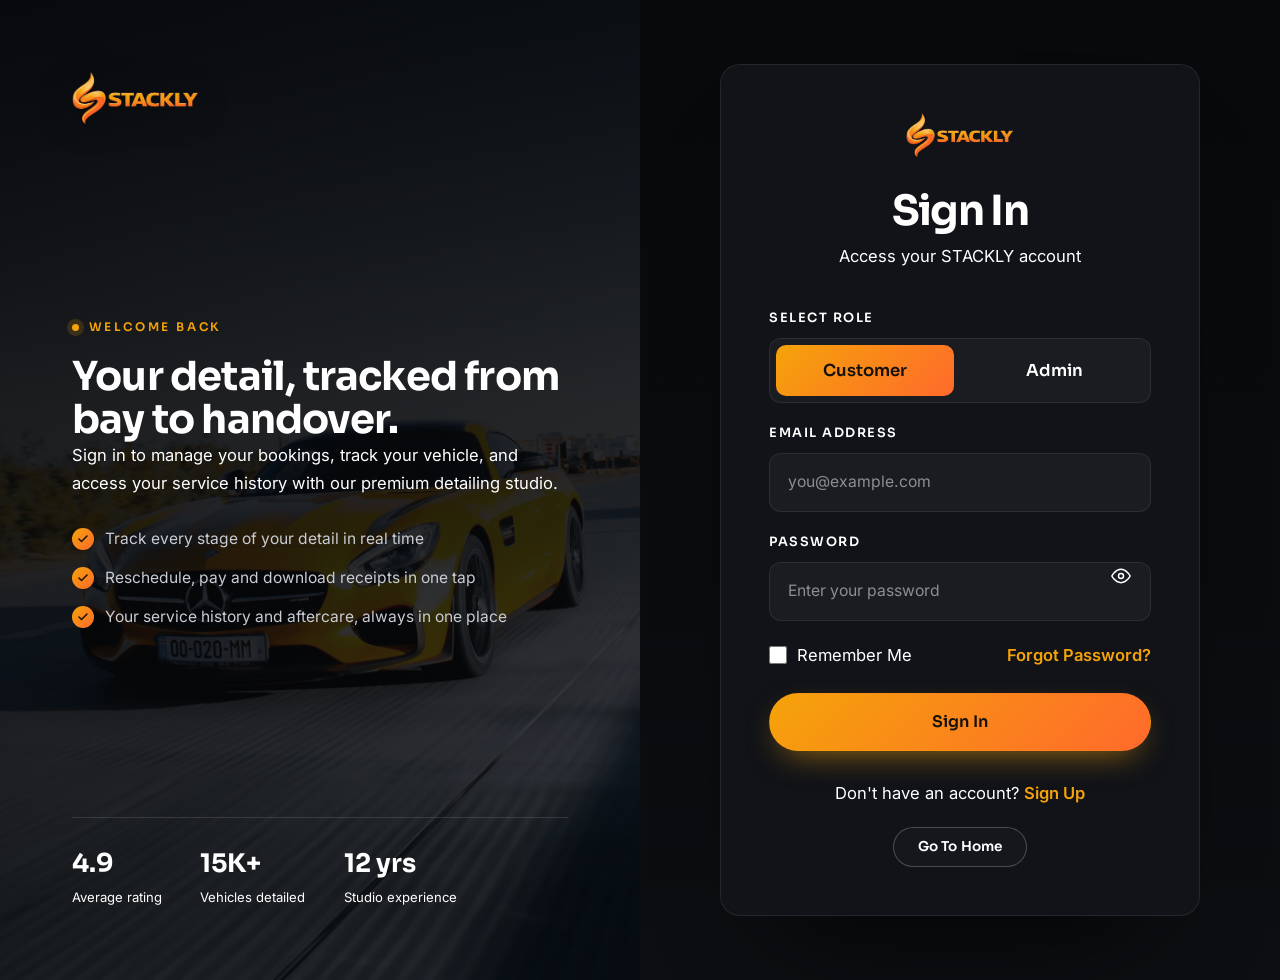
<file: customer.html>
<!DOCTYPE html>
<html lang="en">
<head>
	<meta charset="UTF-8">
	<meta name="viewport" content="width=device-width, initial-scale=1.0">
	<meta name="robots" content="noindex">
	<title>My Dashboard — STACKLY Auto Spa</title>
	<link rel="icon" href="images/logo.webp" type="image/webp">
	<link rel="stylesheet" href="css/vendor/bootstrap.min.css">
	<link rel="stylesheet" href="css/fonts.css">
	<link rel="stylesheet" href="css/style.css">
	<link rel="stylesheet" href="css/pages.css">
	<link rel="stylesheet" href="css/dashboard.css">
</head>
<body class="dash-body" id="customerApp">
	<div class="dash-app" id="dashApp">
		<!-- ============ SIDEBAR ============ -->
		<aside class="dash-sidebar" id="sidebar">
			<a class="dash-brand" href="index.html">
				<img src="images/logo.webp" alt="STACKLY Auto Spa">
				<span class="dash-brand__tag">My Garage</span>
			</a>
			<nav class="dash-nav" id="dashNav" aria-label="Customer sections">
				<span class="dash-nav__label">Studio</span>
				<a class="dash-link" href="#overview"><span class="ico"></span><span class="dash-label">Overview</span></a>
				<a class="dash-link" href="#book"><span class="ico"></span><span class="dash-label">Book a Service</span></a>
				<a class="dash-link" href="#bookings"><span class="ico"></span><span class="dash-label">My Bookings</span><span class="dash-link__badge badge-status st-pending" id="navUpcoming" hidden>0</span></a>
				<a class="dash-link" href="#tracking"><span class="ico"></span><span class="dash-label">Track Service</span></a>
				<a class="dash-link" href="#vehicles"><span class="ico"></span><span class="dash-label">My Vehicles</span></a>
				<span class="dash-nav__label">Account</span>
				<a class="dash-link" href="#payments"><span class="ico"></span><span class="dash-label">Payments</span></a>
				<a class="dash-link" href="#offers"><span class="ico"></span><span class="dash-label">Offers</span></a>
				<a class="dash-link" href="#reviews"><span class="ico"></span><span class="dash-label">My Reviews</span><span class="dash-link__badge badge-status st-pending" id="navReviewable" hidden>0</span></a>
				<a class="dash-link" href="#profile"><span class="ico"></span><span class="dash-label">Profile</span></a>
			</nav>
			<div class="dash-sidebar__foot">
				<div class="dash-usercard">
					<div id="sideAvatar" style="width:44px;height:44px;border-radius:50%;background:var(--grad);display:flex;align-items:center;justify-content:center;color:#14100a;font-weight:700;">U</div>
					<div style="min-width:0">
						<strong class="user-name" id="sideUserName">—</strong>
						<span id="sideUserRole">—</span>
					</div>
				</div>
				<div class="dash-side-actions">
					<a class="dash-side-btn" href="index.html" data-home>Go to Home</a>
					<button class="dash-side-btn dash-side-btn--danger" type="button" data-logout>Logout</button>
				</div>
			</div>
		</aside>
		<div class="overlay" id="overlay"></div>

		<!-- ============ MAIN ============ -->
		<div class="dash-main">
			<header class="dash-topbar">
				<button class="dash-burger" id="burger" aria-label="Toggle menu"></button>
				<div class="dash-title">
					<h1 id="pageTitle">Overview</h1>
					<p id="pageSub">Your bookings and vehicles at a glance</p>
				</div>
				<div class="dash-topbar__actions">
					<button class="dash-icon-btn" id="notifBtn" aria-label="Notifications"><span class="b-ico"></span><span class="dot" id="notifDot" hidden></span></button>
				</div>
			</header>

			<main class="dash-content">
				<section class="dash-view" id="view-overview" data-title="Overview" data-sub="Your bookings and vehicles at a glance"><div data-body="overview"></div></section>
				<section class="dash-view" id="view-book" data-title="Book a Service" data-sub="Pick a service, choose a slot and we'll take it from there"><div data-body="book"></div></section>
				<section class="dash-view" id="view-bookings" data-title="My Bookings" data-sub="Track, reschedule or cancel your appointments"><div data-body="bookings"></div></section>
				<section class="dash-view" id="view-tracking" data-title="Track Service" data-sub="Follow your car through every stage of the detail"><div data-body="tracking"></div></section>
				<section class="dash-view" id="view-vehicles" data-title="My Vehicles" data-sub="Manage the cars we look after for you"><div data-body="vehicles"></div></section>
				<section class="dash-view" id="view-payments" data-title="Payments" data-sub="Invoices, receipts and outstanding balances"><div data-body="payments"></div></section>
				<section class="dash-view" id="view-offers" data-title="Offers" data-sub="Promotions available on your account"><div data-body="offers"></div></section>
				<section class="dash-view" id="view-reviews" data-title="My Reviews" data-sub="Rate the work we've done for you"><div data-body="reviews"></div></section>
				<section class="dash-view" id="view-profile" data-title="Profile" data-sub="Your contact details and password"><div data-body="profile"></div></section>
			</main>
		</div>
	</div>

	<div id="modalRoot" class="modal-root"></div>
	<div id="toastRoot" class="toast-root"></div>

	<script src="js/vendor/bootstrap.bundle.min.js"></script>
	<script src="js/dashboard/store.js"></script>
	<script src="js/dashboard/ui.js"></script>
	<script src="js/dashboard/auth.js"></script>
	<script src="js/dashboard/customer.js"></script>
<script>
	function validateEmailInput(input) {
		var emailRegex = /^[A-Za-z0-9]+@[A-Za-z0-9]+(\.[A-Za-z0-9]+)+$/;
		var error = input.parentElement ? input.parentElement.querySelector('.email-error') : (input.parentElement ? input.parentElement.parentElement.querySelector('.email-error') : null);
		if (!error && input.parentElement) {
			error = input.parentElement.querySelector('.footer-news-error');
		}
		if (input.value.trim() === '') {
			if (error) error.style.display = 'none';
			input.classList.remove('is-invalid');
			return;
		}
		if (emailRegex.test(input.value.trim())) {
			if (error) error.style.display = 'none';
			input.classList.remove('is-invalid');
		} else {
			if (error) error.style.display = 'block';
			input.classList.add('is-invalid');
		}
	}
	document.addEventListener('DOMContentLoaded', function() {
		var forms = document.querySelectorAll('form');
		var emailRegex = /^[A-Za-z0-9]+@[A-Za-z0-9]+(\.[A-Za-z0-9]+)+$/;
		forms.forEach(function(form) {
			form.addEventListener('submit', function(e) {
				var emailInputs = form.querySelectorAll('.email-input, .footer-news-input, input[type="email"]');
				var hasInvalid = false;
				emailInputs.forEach(function(input) {
					var val = input.value.trim();
					if (!emailRegex.test(val)) {
						hasInvalid = true;
						var error = input.parentElement ? input.parentElement.querySelector('.email-error, .footer-news-error') : null;
						if (error) error.style.display = 'block';
						input.classList.add('is-invalid');
						input.focus();
					}
				});
				if (hasInvalid) {
					e.preventDefault();
				}
			});
		});
	});
</script>
<script>
(function(){
  try {
    var r = localStorage.getItem('userRole') || (window.DB && DB.currentUser() && DB.currentUser().role);
    var p = location.pathname.split('/').pop() || 'customer.html';
    if (p === 'admin.html' && r === 'customer') { window.location.replace('customer.html'); return; }
    if (p === 'customer.html' && r === 'admin') { window.location.replace('admin.html'); return; }
  } catch(e) {}
})();
function initProfile(){
  try {
    var user = (window.DB && typeof DB.currentUser === 'function') ? DB.currentUser() : null;
    var n = (user && user.name) || localStorage.getItem("userName") || "User";
    var r = (user && user.role) || localStorage.getItem("userRole") || "customer";
    var e = (user && user.email) || localStorage.getItem("userEmail") || "";
    var roleLabel = r === 'admin' ? 'Administrator' : (r === 'customer' ? 'Customer' : r);
    var ini = (n.trim().charAt(0) || "U").toUpperCase();
    var first = n.trim().split(/\s+/)[0] || n;

    var el = document.getElementById("sideUserName"); if(el) el.textContent = n;
    el = document.getElementById("topUserName"); if(el) el.textContent = n;
    el = document.getElementById("menuName"); if(el) el.textContent = n;
    el = document.getElementById("menuEmail"); if(el) el.textContent = e;
    el = document.getElementById("sideUserRole"); if(el) el.textContent = roleLabel;
    el = document.getElementById("topUserRole"); if(el) el.textContent = roleLabel;
    el = document.getElementById("greetName"); if(el) el.textContent = first;

    var av = document.getElementById("sideAvatar");
    if(av) {
      if(av.tagName === "IMG") { av.alt = n; }
      else { av.textContent = ini || "U"; }
    }
  } catch(err) {}
}
if (document.readyState === 'loading') {
  document.addEventListener("DOMContentLoaded", initProfile);
} else {
  initProfile();
}
</script>
</body>
</html>
</file>
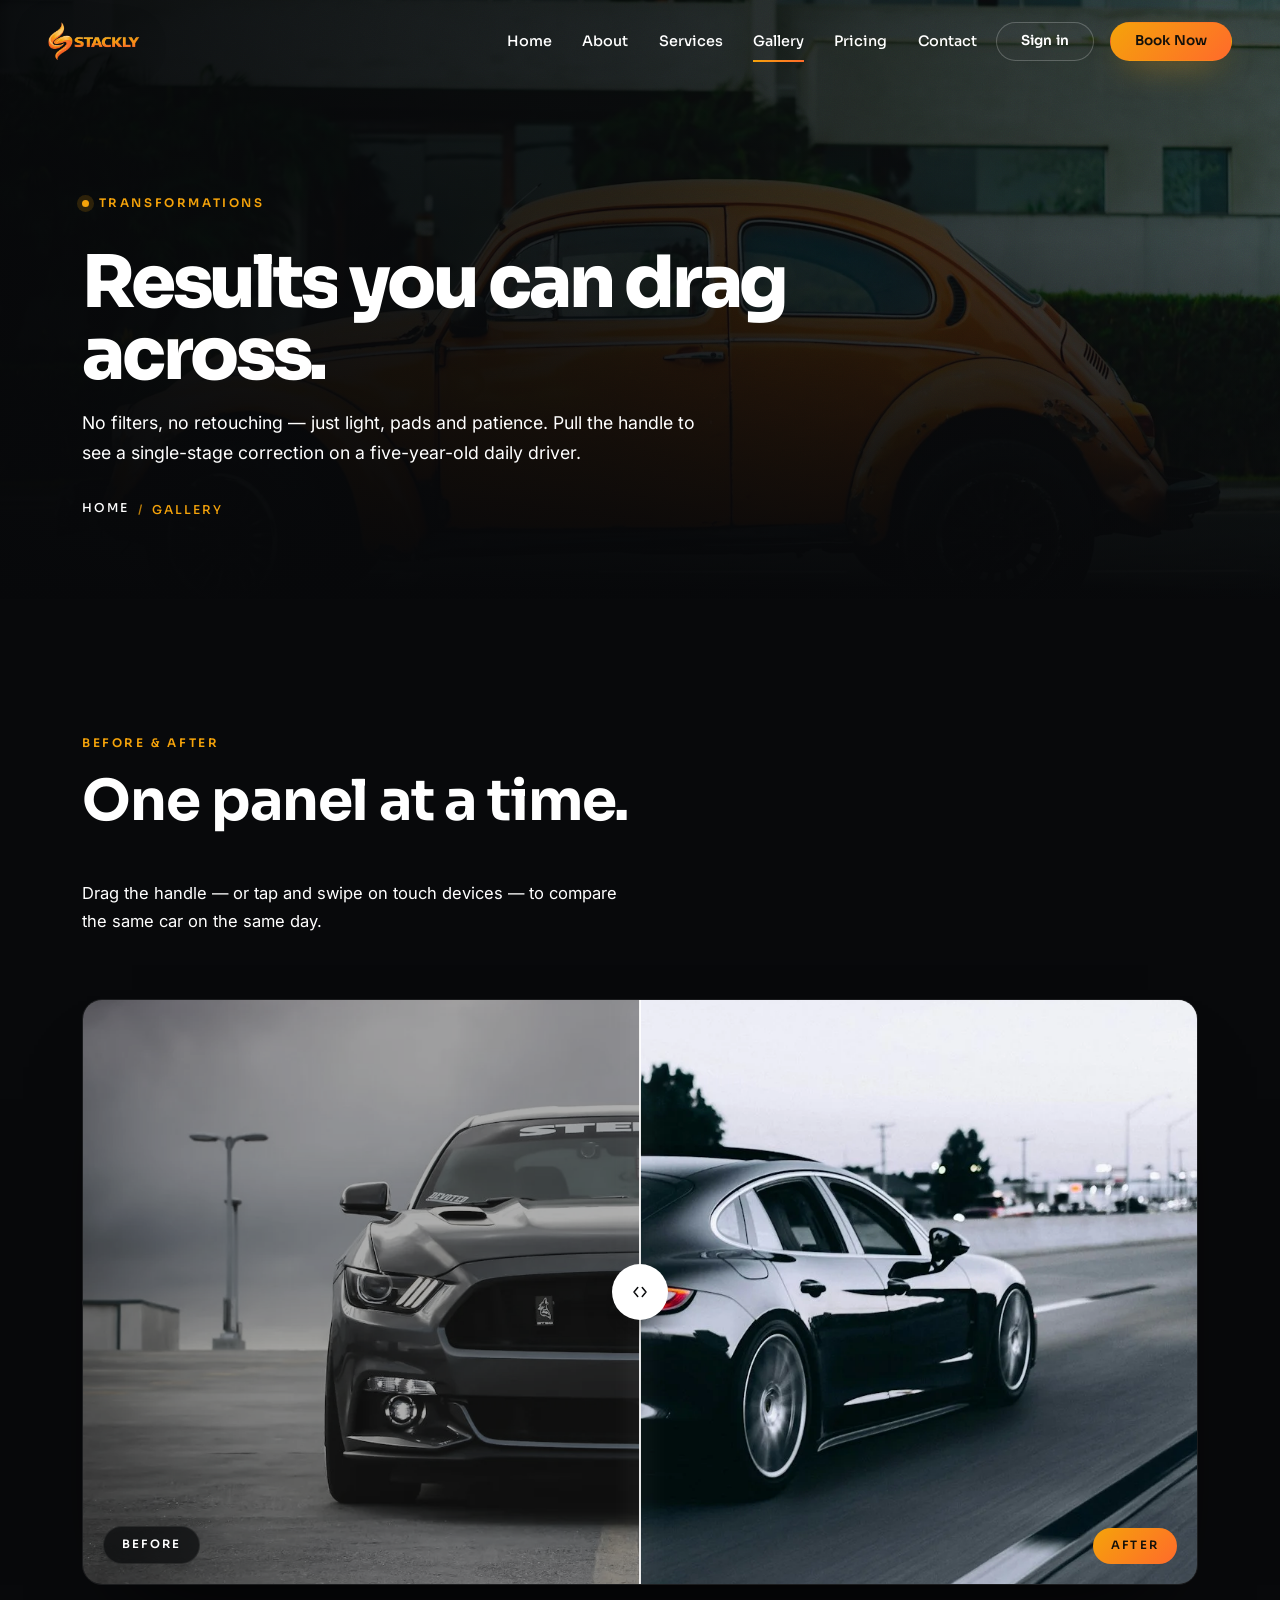
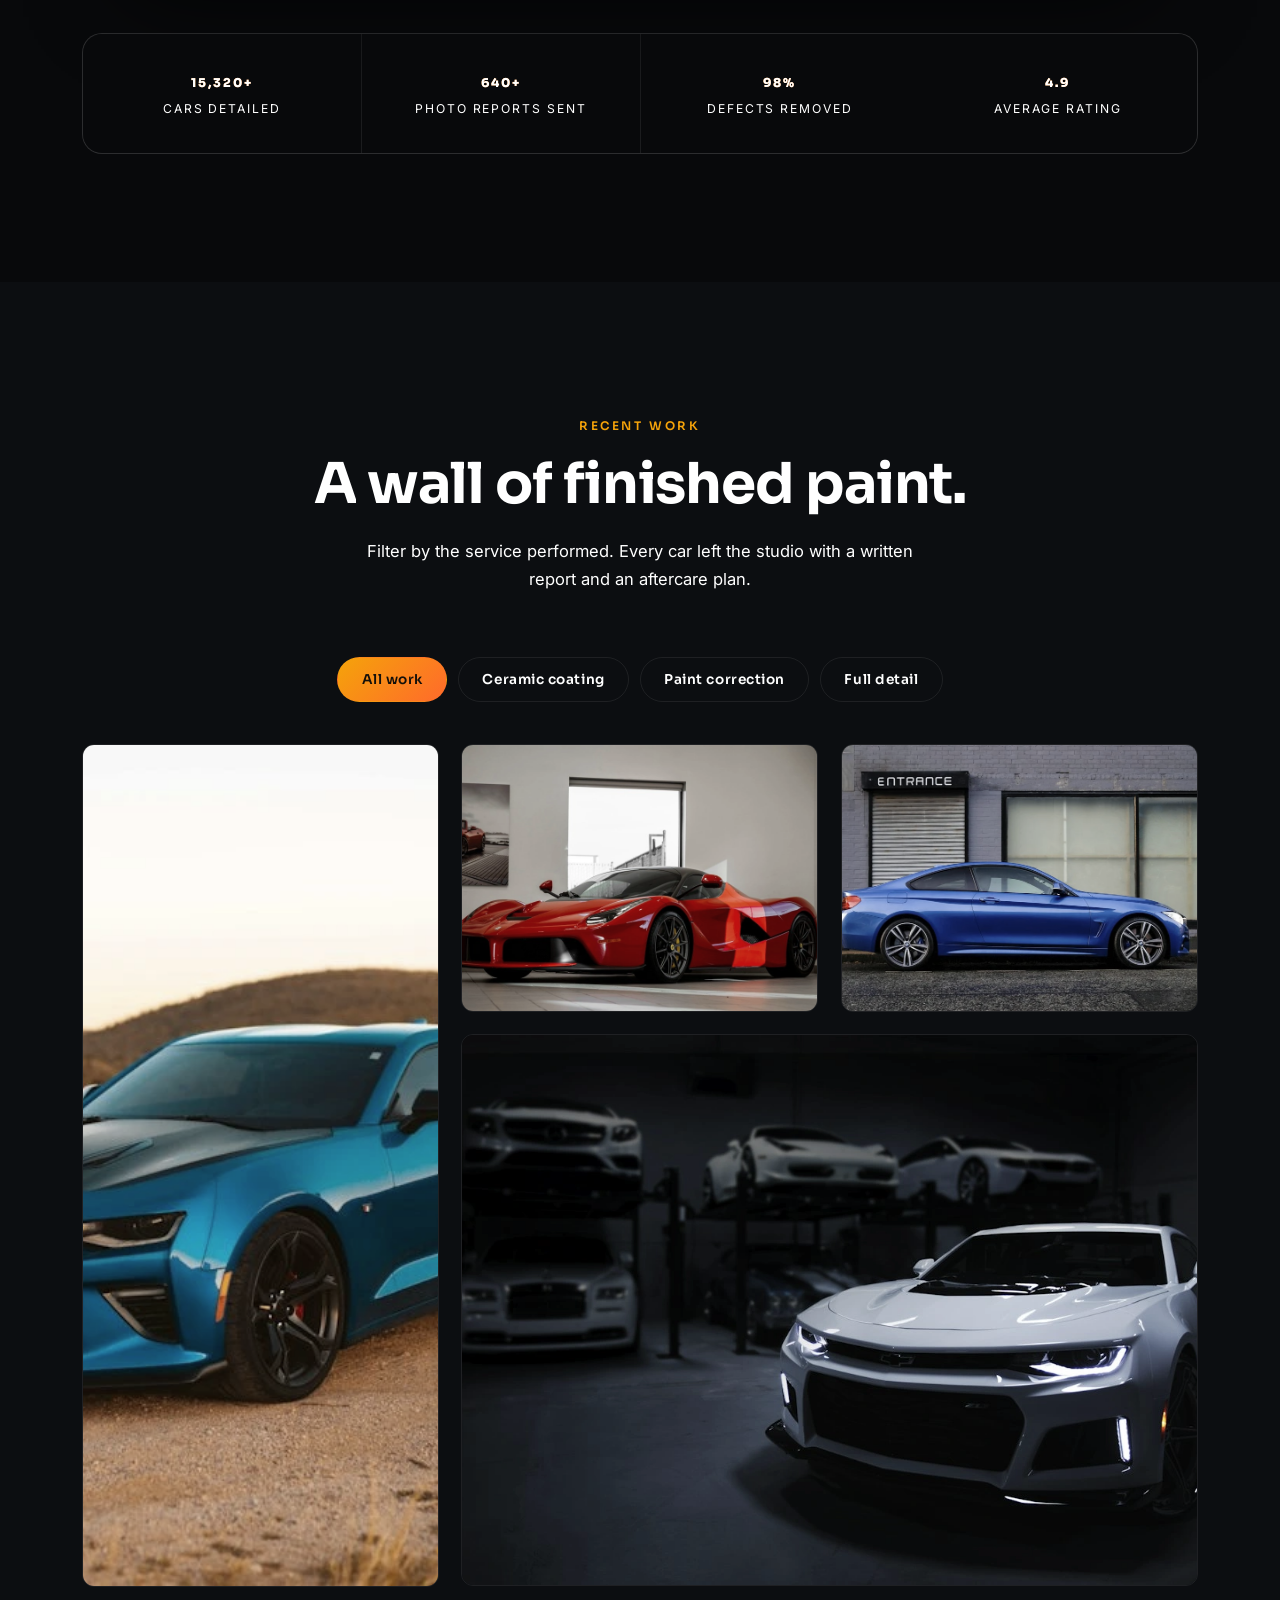
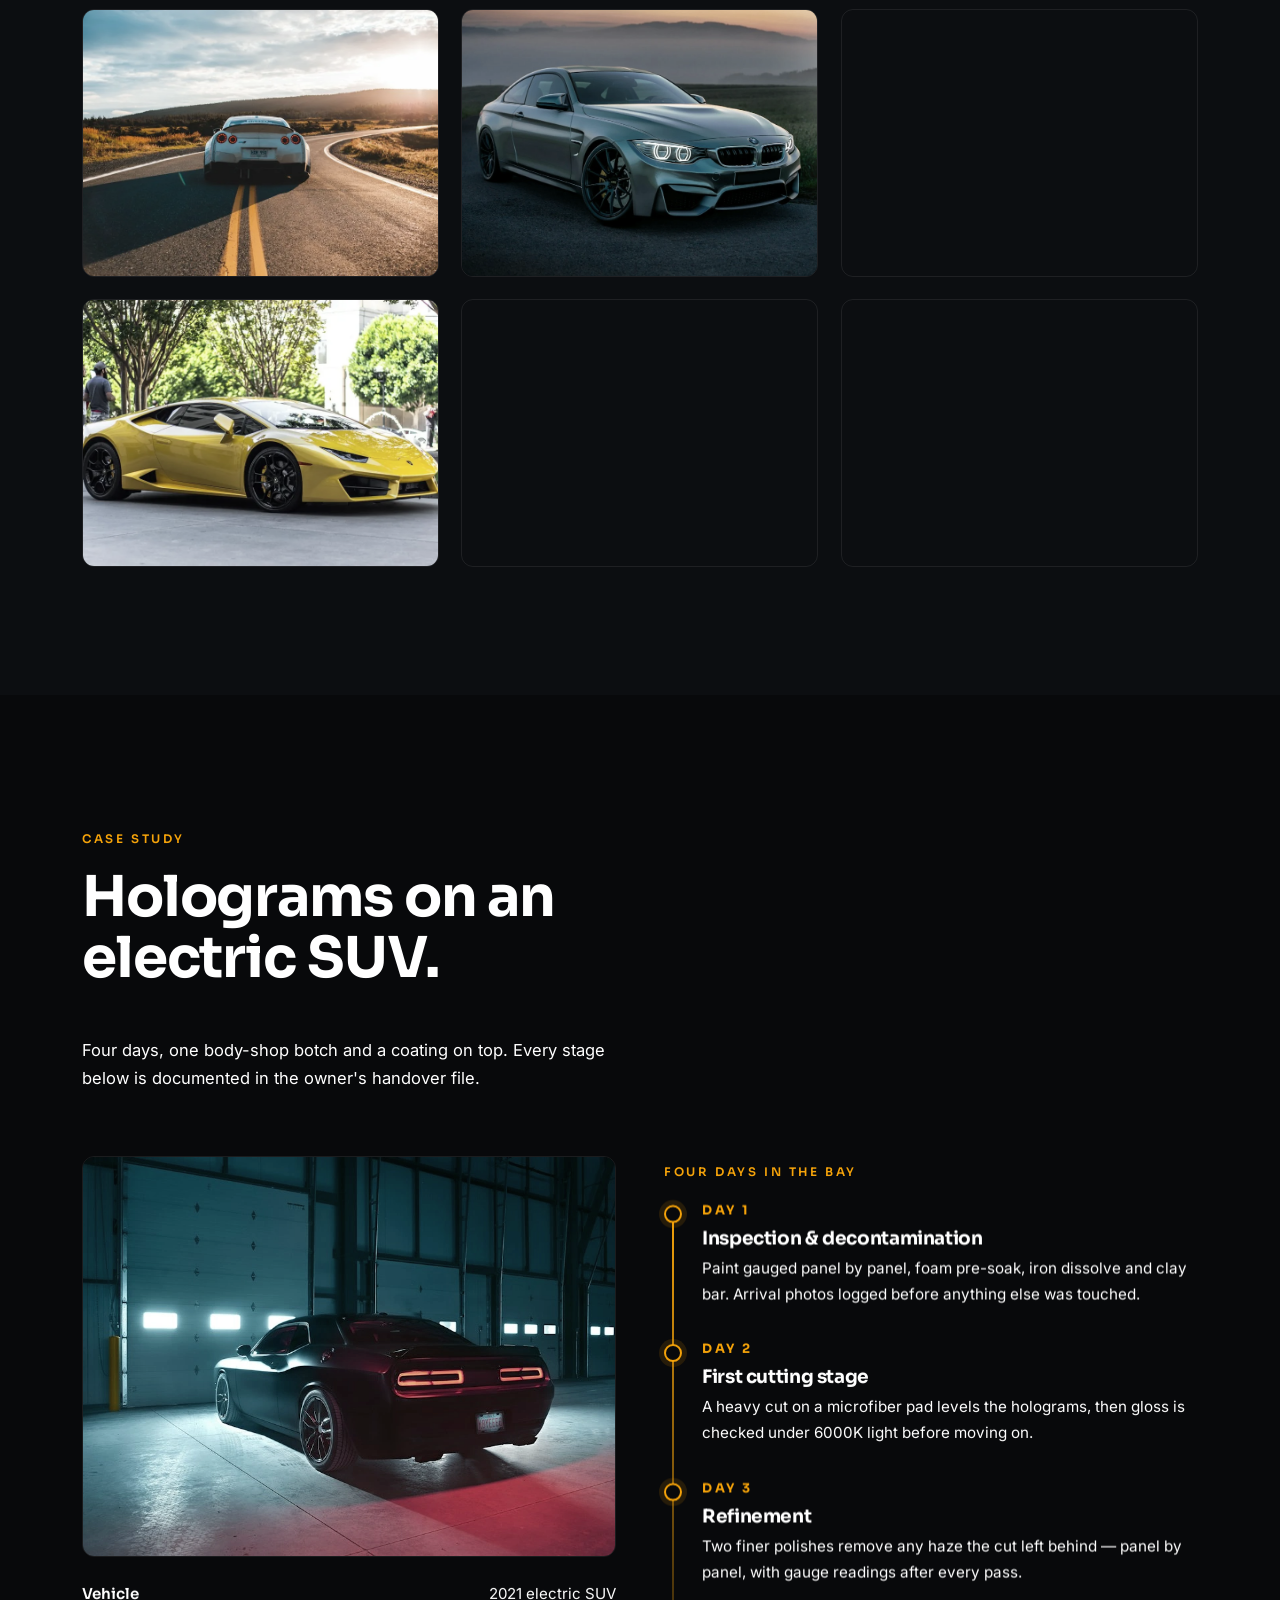
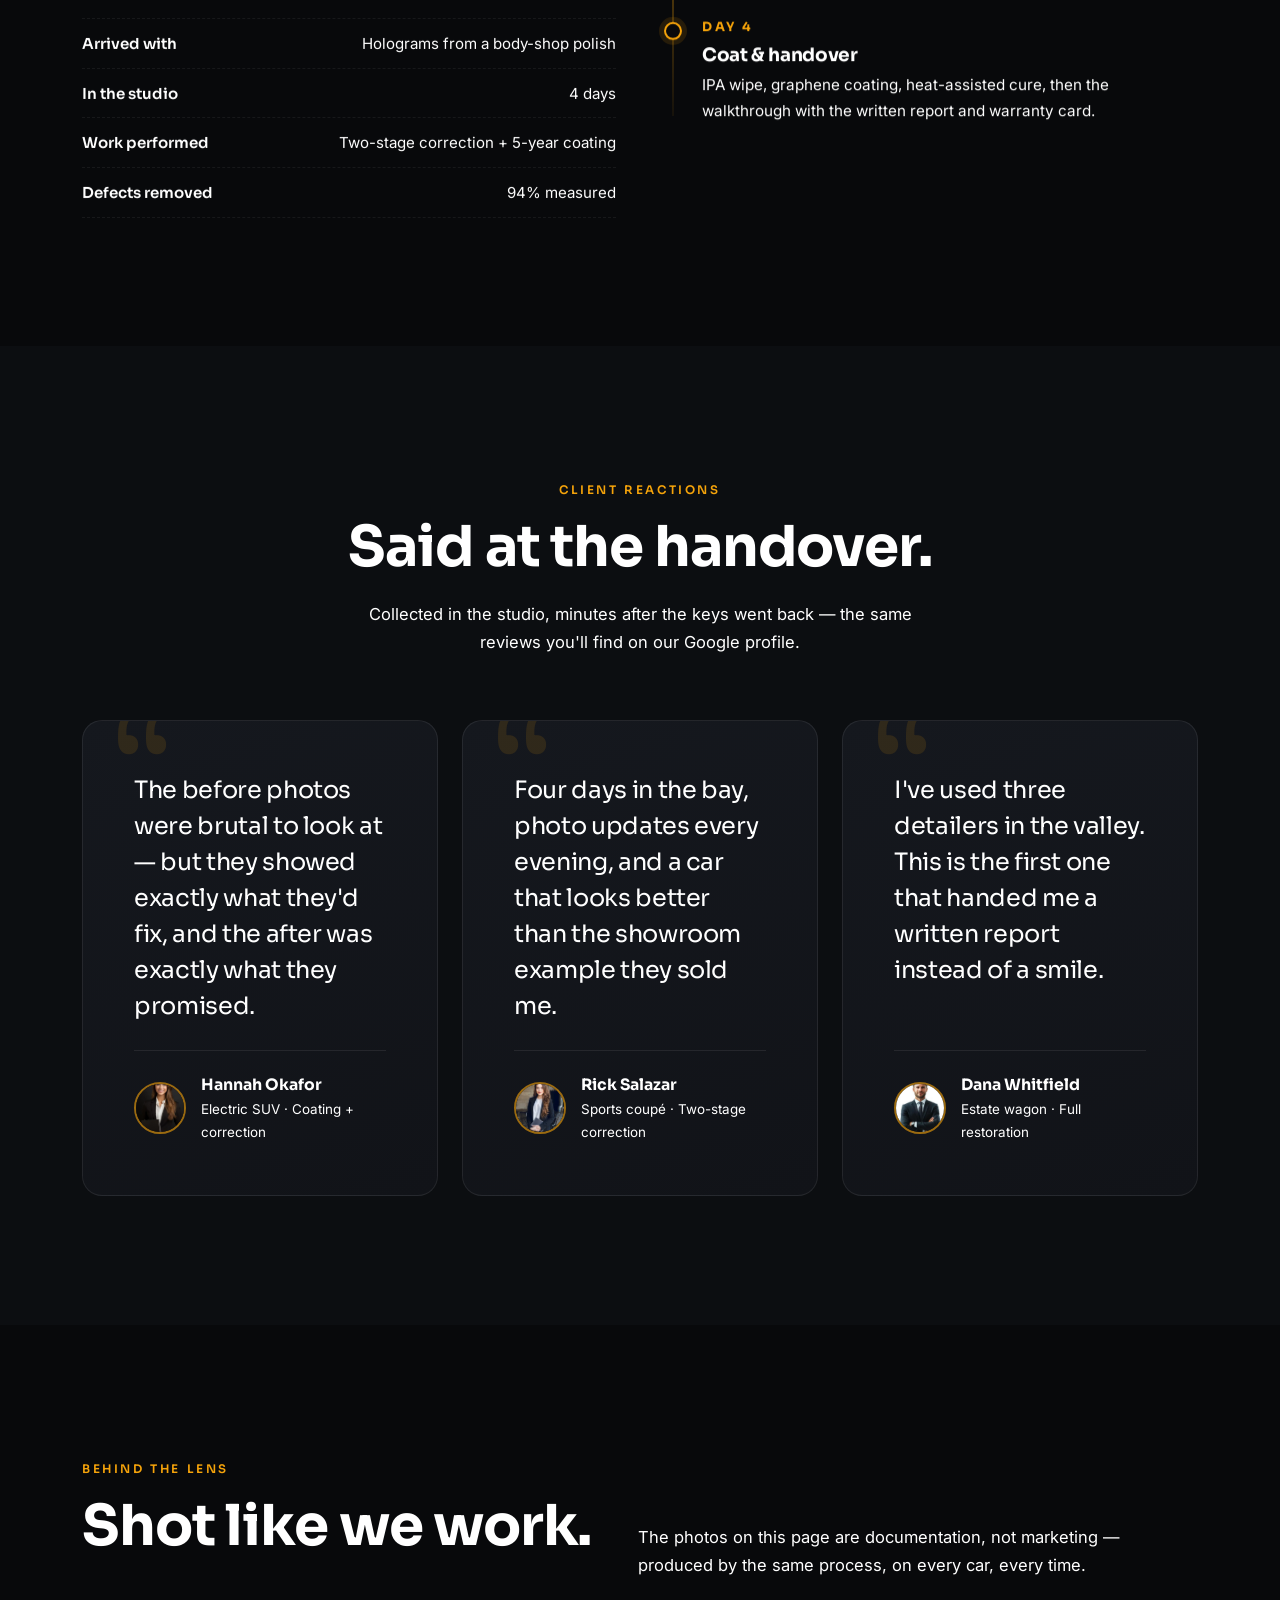
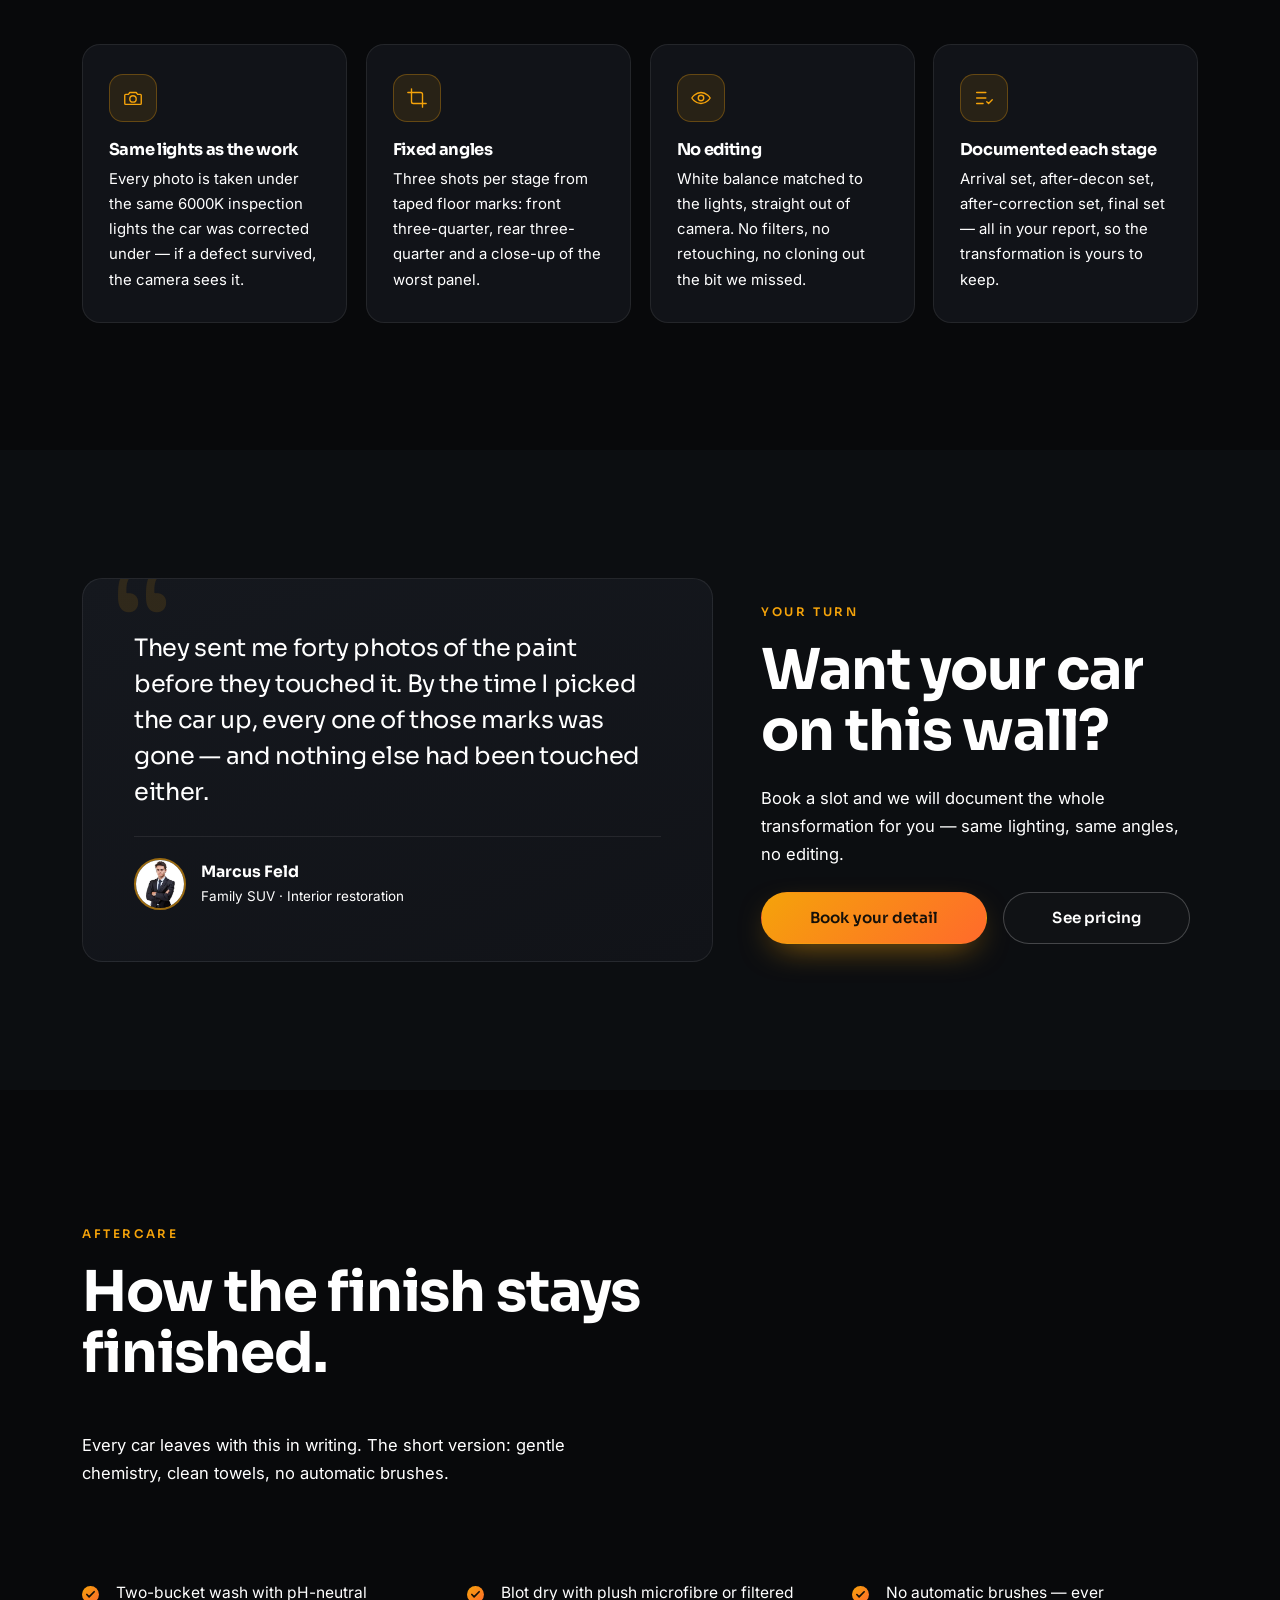
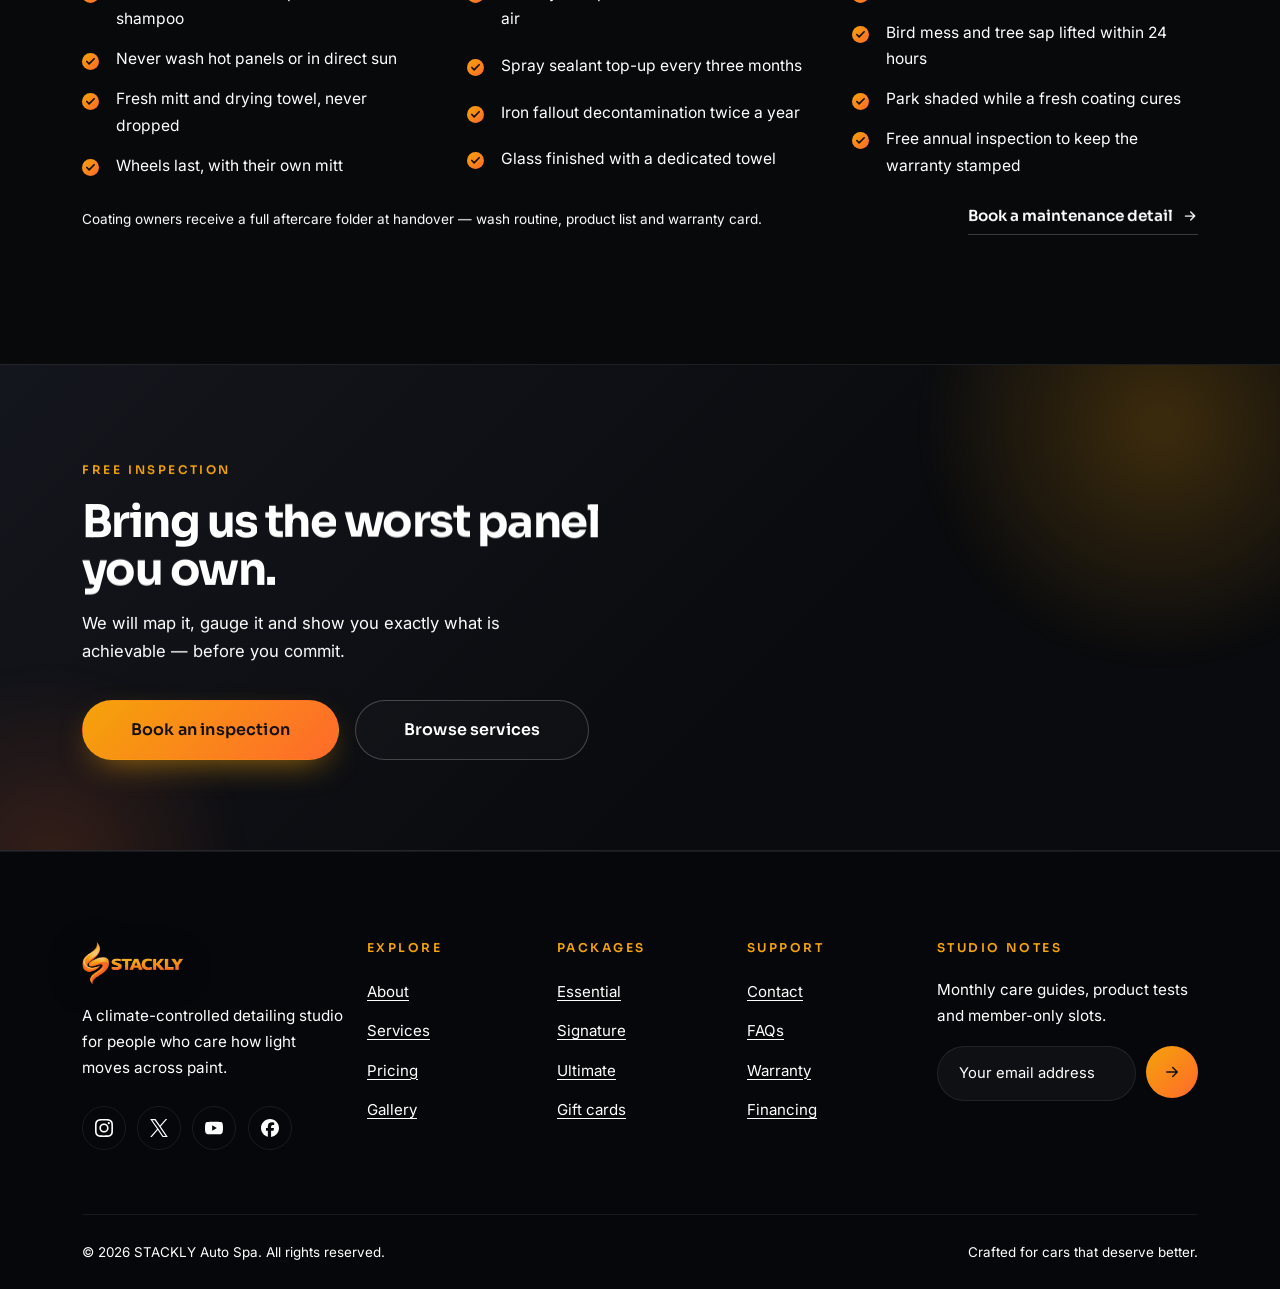
<file: gallery.html>
<!DOCTYPE html>
<html lang="en">
<head>
	<meta charset="UTF-8">
	<meta name="viewport" content="width=device-width, initial-scale=1.0">
	<meta name="description" content="Before and after transformations from STACKLY Auto Spa — paint correction, ceramic coating and full interior restoration results.">
	<title>Gallery — STACKLY Auto Spa</title>
	<script>document.documentElement.classList.add('js','is-loading');setTimeout(function(){document.documentElement.classList.remove('is-loading');},2600);</script>
	<link rel="icon" href="data:image/svg+xml,%3Csvg xmlns='http://www.w3.org/2000/svg' viewBox='0 0 64 64'%3E%3Cdefs%3E%3ClinearGradient id='g' x1='0' y1='0' x2='1' y2='1'%3E%3Cstop offset='0' stop-color='%23f5a30a'/%3E%3Cstop offset='1' stop-color='%23ff6a2b'/%3E%3C/linearGradient%3E%3C/defs%3E%3Crect width='64' height='64' rx='14' fill='%2308090b'/%3E%3Ccircle cx='32' cy='32' r='16' fill='none' stroke='url(%23g)' stroke-width='6'/%3E%3C/svg%3E">
	<link rel="icon" href="images/logo.webp" type="image/webp">

	<link rel="stylesheet" href="css/vendor/bootstrap.min.css">
	<link rel="stylesheet" href="css/fonts.css">
	<link rel="stylesheet" href="css/style.css">
	<link rel="stylesheet" href="css/pages.css">
</head>
<body>

	<!-- ============ NAVBAR ============ -->
	<nav class="navbar navbar-expand-lg fixed-top" id="navbar" aria-label="Primary">
		<div class="container-fluid px-lg-5">
			<a class="navbar-brand" href="index.html">
				<img src="images/logo.webp" alt="STACKLY Auto Spa" class="brand-logo" width="1200" height="493">
			</a>

			<div class="nav-cta d-none">
				<a href="contact.html" class="btn btn-accent btn-sm">Book Now</a>
			</div>

			<button class="navbar-toggler" type="button" data-bs-toggle="collapse" data-bs-target="#navMenu" aria-controls="navMenu" aria-expanded="false" aria-label="Toggle navigation">
				<span></span><span></span><span></span>
			</button>

			<div class="collapse navbar-collapse" id="navMenu">
				<ul class="navbar-nav ms-auto mb-2 mb-lg-0 align-items-lg-center">
					<li class="nav-item"><a class="nav-link" href="index.html">Home</a></li>
					<li class="nav-item"><a class="nav-link" href="about.html">About</a></li>
					<li class="nav-item"><a class="nav-link" href="services.html">Services</a></li>
					<li class="nav-item"><a class="nav-link active" aria-current="page" href="gallery.html">Gallery</a></li>
					<li class="nav-item"><a class="nav-link" href="pricing.html">Pricing</a></li>
					<li class="nav-item"><a class="nav-link" href="contact.html">Contact</a></li>
					<li class="nav-item"><a class="btn btn-ghost btn-sm px-4 ms-lg-1" href="login.html">Sign in</a></li>
					<li class="nav-item ms-lg-3">
						<a href="404.html" class="btn btn-accent btn-sm px-4 d-none d-lg-inline-flex" data-magnetic>Book Now</a>
					</li>
				<li class="nav-item d-lg-none mt-3"><a href="404.html" class="btn btn-accent btn-sm w-100">Book Now</a></li>
				</ul>
			</div>
		</div>
	</nav>

	<main>

		<!-- ============ PAGE HERO ============ -->
		<header class="page-hero">
			<div class="page-hero__bg">
				<img src="images/hero-gallery.webp" alt="" loading="eager" decoding="async">
				<div class="page-hero__veil"></div>
				<div class="page-hero__grain"></div>
			</div>
			<div class="container position-relative">
				<span class="eyebrow" data-anim="fade-up"><i></i>Transformations</span>
				<h1 class="page-hero__title" data-split data-anim="fade-up">Results you can drag across.</h1>
				<p class="page-hero__lead" data-anim="fade-up">No filters, no retouching — just light, pads and patience. Pull the handle to see a single-stage correction on a five-year-old daily driver.</p>
				<nav class="crumbs" aria-label="Breadcrumb" data-anim="fade-up">
					<a href="index.html">Home</a><i>/</i><span aria-current="page">Gallery</span>
				</nav>
			</div>
		</header>

		<!-- ============ BEFORE / AFTER ============ -->
		<section class="section">
			<div class="container">
				<div class="section-head head-row">
					<div>
						<span class="eyebrow" data-anim="fade-up">Before &amp; after</span>
						<h2 class="section-title" data-split data-anim="fade-up">One panel at a time.</h2>
					</div>
					<p class="section-text mb-0" data-anim="fade-up">Drag the handle — or tap and swipe on touch devices — to compare the same car on the same day.</p>
				</div>

				<div class="compare" id="compare" data-anim="fade-up">
					<div class="compare__layer compare__layer--before">
						<img src="images/before.webp" alt="Vehicle finish before detailing" loading="lazy" decoding="async">
						<span class="compare__tag compare__tag--before">Before</span>
					</div>
					<div class="compare__layer compare__layer--after">
						<img src="images/after.webp" alt="Vehicle finish after detailing" loading="lazy" decoding="async">
						<span class="compare__tag compare__tag--after">After</span>
					</div>
					<div class="compare__handle" id="compareHandle" aria-hidden="true">
						<span>
							<svg viewBox="0 0 24 24" width="18" height="18" fill="none" stroke="currentColor" stroke-width="2" stroke-linecap="round" stroke-linejoin="round"><path d="M9 6l-5 6 5 6M15 6l5 6-5 6"/></svg>
						</span>
					</div>
				</div>

				<div class="stats-row mt-5" data-stagger>
					<div class="stat">
						<strong><span data-count="15320" data-suffix="+">0</span></strong>
						<span>Cars detailed</span>
					</div>
					<div class="stat">
						<strong><span data-count="640" data-suffix="+">0</span></strong>
						<span>Photo reports sent</span>
					</div>
					<div class="stat">
						<strong><span data-count="98" data-suffix="%">0</span></strong>
						<span>Defects removed</span>
					</div>
					<div class="stat">
						<strong><span data-count="4.9" data-decimals="1">0</span></strong>
						<span>Average rating</span>
					</div>
				</div>
			</div>
		</section>

		<!-- ============ FILTERABLE GRID ============ -->
		<section class="section section--muted">
			<div class="container">
				<div class="section-head section-head--center">
					<span class="eyebrow" data-anim="fade-up">Recent work</span>
					<h2 class="section-title" data-split data-anim="fade-up">A wall of finished paint.</h2>
					<p class="section-text" data-anim="fade-up">Filter by the service performed. Every car left the studio with a written report and an aftercare plan.</p>
				</div>

				<div class="filter-bar" data-anim="fade-up">
					<button class="filter-btn is-active" type="button" data-filter="all" aria-pressed="true">All work</button>
					<button class="filter-btn" type="button" data-filter="coating" aria-pressed="false">Ceramic coating</button>
					<button class="filter-btn" type="button" data-filter="correction" aria-pressed="false">Paint correction</button>
					<button class="filter-btn" type="button" data-filter="detail" aria-pressed="false">Full detail</button>
				</div>

				<div class="gallery__grid" data-stagger>
					<figure class="gallery__item gallery__item--tall" data-cat="coating">
						<img src="images/gallery-1.webp" alt="Coupé finished with a ceramic coating" loading="lazy" decoding="async">
						<figcaption><span>Ceramic Coating</span><strong>Grand Tourer</strong></figcaption>
					</figure>
					<figure class="gallery__item" data-cat="correction">
						<img src="images/gallery-2.webp" alt="Performance car after paint correction" loading="lazy" decoding="async">
						<figcaption><span>Paint Correction</span><strong>Track Bred</strong></figcaption>
					</figure>
					<figure class="gallery__item" data-cat="detail">
						<img src="images/gallery-3.webp" alt="Classic car after a full restoration detail" loading="lazy" decoding="async">
						<figcaption><span>Full Restoration</span><strong>American Classic</strong></figcaption>
					</figure>
					<figure class="gallery__item gallery__item--wide" data-cat="coating">
						<img src="images/gallery-4.webp" alt="Sedan after a protection package" loading="lazy" decoding="async">
						<figcaption><span>Coating + Interior</span><strong>Daily Driver Reset</strong></figcaption>
					</figure>
					<figure class="gallery__item" data-cat="detail">
						<img src="images/gallery-5.webp" alt="Sports car after a complete detail" loading="lazy" decoding="async">
						<figcaption><span>Full Detail</span><strong>Weekend Coupe</strong></figcaption>
					</figure>
					<figure class="gallery__item" data-cat="correction">
						<img src="images/gallery-6.webp" alt="Saloon after multi-stage polishing" loading="lazy" decoding="async">
						<figcaption><span>Two-Stage Correction</span><strong>Executive Saloon</strong></figcaption>
					</figure>
					<figure class="gallery__item" data-cat="coating">
						<img src="images/gallery-8.webp" alt="Luxury car after a graphene coating" loading="lazy" decoding="async">
						<figcaption><span>Graphene Coating</span><strong>Luxury Line</strong></figcaption>
					</figure>
					<figure class="gallery__item" data-cat="detail">
						<img src="images/gallery-7.webp" alt="Vehicle after a maintenance detail" loading="lazy" decoding="async">
						<figcaption><span>Maintenance Detail</span><strong>City Runabout</strong></figcaption>
					</figure>
					<figure class="gallery__item" data-cat="correction">
						<img src="images/svc-correction.webp" alt="Machine polishing in progress under inspection lighting" loading="lazy" decoding="async">
						<figcaption><span>Correction</span><strong>Under 6000K Light</strong></figcaption>
					</figure>
					<figure class="gallery__item" data-cat="detail">
						<img src="images/svc-wash.webp" alt="Contact wash in progress" loading="lazy" decoding="async">
						<figcaption><span>Decontamination</span><strong>Foam Pre-Soak</strong></figcaption>
					</figure>
				</div>
			</div>
		</section>

		<!-- ============ CASE STUDY ============ -->
		<section class="section" id="case-study">
			<div class="container">
				<div class="section-head head-row">
					<div>
						<span class="eyebrow" data-anim="fade-up">Case study</span>
						<h2 class="section-title" data-split data-anim="fade-up">Holograms on an electric SUV.</h2>
					</div>
					<p class="section-text mb-0" data-anim="fade-up">Four days, one body-shop botch and a coating on top. Every stage below is documented in the owner's handover file.</p>
				</div>

				<div class="row g-5 align-items-start">
					<div class="col-lg-6">
						<figure class="gallery__item" data-anim="fade-up">
							<img src="images/svc-ceramic.webp" alt="Ceramic coating being applied in the studio bay" loading="lazy" decoding="async">
							<figcaption><span>Day 4</span><strong>Coating, applied by hand</strong></figcaption>
						</figure>

						<ul class="hours-list mt-4" data-anim="fade-up">
							<li><strong>Vehicle</strong><span>2021 electric SUV</span></li>
							<li><strong>Arrived with</strong><span>Holograms from a body-shop polish</span></li>
							<li><strong>In the studio</strong><span>4 days</span></li>
							<li><strong>Work performed</strong><span>Two-stage correction + 5-year coating</span></li>
							<li><strong>Defects removed</strong><span>94% measured</span></li>
						<li class="nav-item d-lg-none mt-3"><a href="404.html" class="btn btn-accent btn-sm w-100">Book Now</a></li>
				</ul>
					</div>

					<div class="col-lg-6">
						<span class="eyebrow" data-anim="fade-up">Four days in the bay</span>
						<div class="timeline" data-stagger>
							<div class="timeline__item">
								<span class="timeline__year">Day 1</span>
								<h4>Inspection &amp; decontamination</h4>
								<p>Paint gauged panel by panel, foam pre-soak, iron dissolve and clay bar. Arrival photos logged before anything else was touched.</p>
							</div>
							<div class="timeline__item">
								<span class="timeline__year">Day 2</span>
								<h4>First cutting stage</h4>
								<p>A heavy cut on a microfiber pad levels the holograms, then gloss is checked under 6000K light before moving on.</p>
							</div>
							<div class="timeline__item">
								<span class="timeline__year">Day 3</span>
								<h4>Refinement</h4>
								<p>Two finer polishes remove any haze the cut left behind — panel by panel, with gauge readings after every pass.</p>
							</div>
							<div class="timeline__item">
								<span class="timeline__year">Day 4</span>
								<h4>Coat &amp; handover</h4>
								<p>IPA wipe, graphene coating, heat-assisted cure, then the walkthrough with the written report and warranty card.</p>
							</div>
						</div>
					</div>
				</div>
			</div>
		</section>

		<!-- ============ MORE REVIEWS ============ -->
		<section class="section section--muted" id="reviews">
			<div class="container">
				<div class="section-head section-head--center">
					<span class="eyebrow" data-anim="fade-up">Client reactions</span>
					<h2 class="section-title" data-split data-anim="fade-up">Said at the handover.</h2>
					<p class="section-text" data-anim="fade-up">Collected in the studio, minutes after the keys went back — the same reviews you'll find on our Google profile.</p>
				</div>

				<div class="row g-4" data-stagger>
					<div class="col-lg-4">
						<article class="quote-block h-100">
							<p>The before photos were brutal to look at — but they showed exactly what they'd fix, and the after was exactly what they promised.</p>
							<footer>
								<img src="images/p1.webp" alt="Hannah Okafor" loading="lazy" decoding="async">
								<div>
									<strong>Hannah Okafor</strong>
									<span>Electric SUV · Coating + correction</span>
								</div>
							</footer>
						</article>
					</div>

					<div class="col-lg-4">
						<article class="quote-block h-100">
							<p>Four days in the bay, photo updates every evening, and a car that looks better than the showroom example they sold me.</p>
							<footer>
								<img src="images/p2.webp" alt="Rick Salazar" loading="lazy" decoding="async">
								<div>
									<strong>Rick Salazar</strong>
									<span>Sports coupé · Two-stage correction</span>
								</div>
							</footer>
						</article>
					</div>

					<div class="col-lg-4">
						<article class="quote-block h-100">
							<p>I've used three detailers in the valley. This is the first one that handed me a written report instead of a smile.</p>
							<footer>
								<img src="images/p3.webp" alt="Dana Whitfield" loading="lazy" decoding="async">
								<div>
									<strong>Dana Whitfield</strong>
									<span>Estate wagon · Full restoration</span>
								</div>
							</footer>
						</article>
					</div>
				</div>
			</div>
		</section>

		<!-- ============ HOW WE SHOOT ============ -->
		<section class="section" id="how-we-shoot">
			<div class="container">
				<div class="section-head head-row">
					<div>
						<span class="eyebrow" data-anim="fade-up">Behind the lens</span>
						<h2 class="section-title" data-split data-anim="fade-up">Shot like we work.</h2>
					</div>
					<p class="section-text mb-0" data-anim="fade-up">The photos on this page are documentation, not marketing — produced by the same process, on every car, every time.</p>
				</div>

				<div class="contact-grid" data-stagger>
					<article class="info-card">
						<div class="info-card__icon">
							<svg viewBox="0 0 24 24" width="22" height="22" fill="none" stroke="currentColor" stroke-width="1.5" stroke-linecap="round" stroke-linejoin="round" aria-hidden="true"><path d="M4 8h3l1.5-2h7L17 8h3a1 1 0 0 1 1 1v9a1 1 0 0 1-1 1H4a1 1 0 0 1-1-1V9a1 1 0 0 1 1-1Z"/><circle cx="12" cy="13" r="3.5"/></svg>
						</div>
						<h3>Same lights as the work</h3>
						<p>Every photo is taken under the same 6000K inspection lights the car was corrected under — if a defect survived, the camera sees it.</p>
					</article>

					<article class="info-card">
						<div class="info-card__icon">
							<svg viewBox="0 0 24 24" width="22" height="22" fill="none" stroke="currentColor" stroke-width="1.5" stroke-linecap="round" stroke-linejoin="round" aria-hidden="true"><path d="M6 2v14a2 2 0 0 0 2 2h14"/><path d="M2 6h14a2 2 0 0 1 2 2v14"/></svg>
						</div>
						<h3>Fixed angles</h3>
						<p>Three shots per stage from taped floor marks: front three-quarter, rear three-quarter and a close-up of the worst panel.</p>
					</article>

					<article class="info-card">
						<div class="info-card__icon">
							<svg viewBox="0 0 24 24" width="22" height="22" fill="none" stroke="currentColor" stroke-width="1.5" stroke-linecap="round" stroke-linejoin="round" aria-hidden="true"><path d="M2 12s3.5-6 10-6 10 6 10 6-3.5 6-10 6S2 12 2 12Z"/><circle cx="12" cy="12" r="3"/></svg>
						</div>
						<h3>No editing</h3>
						<p>White balance matched to the lights, straight out of camera. No filters, no retouching, no cloning out the bit we missed.</p>
					</article>

					<article class="info-card">
						<div class="info-card__icon">
							<svg viewBox="0 0 24 24" width="22" height="22" fill="none" stroke="currentColor" stroke-width="1.5" stroke-linecap="round" stroke-linejoin="round" aria-hidden="true"><path d="M4 6h10M4 12h10M4 18h7"/><path d="m15 16 2 2 4-4"/></svg>
						</div>
						<h3>Documented each stage</h3>
						<p>Arrival set, after-decon set, after-correction set, final set — all in your report, so the transformation is yours to keep.</p>
					</article>
				</div>
			</div>
		</section>

		<!-- ============ QUOTE ============ -->
		<section class="section section--muted">
			<div class="container">
				<div class="row g-5 align-items-center">
					<div class="col-lg-7">
						<div class="quote-block" data-anim="fade-up">
							<p>They sent me forty photos of the paint before they touched it. By the time I picked the car up, every one of those marks was gone — and nothing else had been touched either.</p>
							<footer>
								<img src="images/p4.webp" alt="Marcus Feld" loading="lazy" decoding="async">
								<div>
									<strong>Marcus Feld</strong>
									<span>Family SUV · Interior restoration</span>
								</div>
							</footer>
						</div>
					</div>
					<div class="col-lg-5">
						<span class="eyebrow" data-anim="fade-up">Your turn</span>
						<h2 class="section-title" data-split data-anim="fade-up">Want your car on this wall?</h2>
						<p class="section-text" data-anim="fade-up">Book a slot and we will document the whole transformation for you — same lighting, same angles, no editing.</p>
						<div class="mt-4 d-flex flex-wrap gap-3" data-anim="fade-up">
			<a href="404.html" class="btn btn-accent px-5" data-magnetic>Book your detail</a>
			<a href="404.html" class="btn btn-ghost px-5">See pricing</a>
						</div>
					</div>
				</div>
			</div>
		</section>

		<!-- ============ AFTERCARE ============ -->
		<section class="section" id="aftercare">
			<div class="container">
				<div class="section-head head-row">
					<div>
						<span class="eyebrow" data-anim="fade-up">Aftercare</span>
						<h2 class="section-title" data-split data-anim="fade-up">How the finish stays finished.</h2>
					</div>
					<p class="section-text mb-0" data-anim="fade-up">Every car leaves with this in writing. The short version: gentle chemistry, clean towels, no automatic brushes.</p>
				</div>

				<div class="incl-grid" data-stagger>
					<ul class="check-list mb-0">
						<li>Two-bucket wash with pH-neutral shampoo</li>
						<li>Never wash hot panels or in direct sun</li>
						<li>Fresh mitt and drying towel, never dropped</li>
						<li>Wheels last, with their own mitt</li>
					<li class="nav-item d-lg-none mt-3"><a href="404.html" class="btn btn-accent btn-sm w-100">Book Now</a></li>
				</ul>
					<ul class="check-list mb-0">
						<li>Blot dry with plush microfibre or filtered air</li>
						<li>Spray sealant top-up every three months</li>
						<li>Iron fallout decontamination twice a year</li>
						<li>Glass finished with a dedicated towel</li>
					<li class="nav-item d-lg-none mt-3"><a href="404.html" class="btn btn-accent btn-sm w-100">Book Now</a></li>
				</ul>
					<ul class="check-list mb-0">
						<li>No automatic brushes — ever</li>
						<li>Bird mess and tree sap lifted within 24 hours</li>
						<li>Park shaded while a fresh coating cures</li>
						<li>Free annual inspection to keep the warranty stamped</li>
					<li class="nav-item d-lg-none mt-3"><a href="404.html" class="btn btn-accent btn-sm w-100">Book Now</a></li>
				</ul>
				</div>

				<div class="mt-4 d-flex flex-wrap align-items-center justify-content-between gap-3" data-anim="fade-up">
					<p class="table-note mt-0 mb-0">Coating owners receive a full aftercare folder at handover — wash routine, product list and warranty card.</p>
					<a href="404.html" class="link-arrow">Book a maintenance detail
						<svg viewBox="0 0 24 24" width="16" height="16" aria-hidden="true"><path d="M5 12h14M13 6l6 6-6 6" stroke="currentColor" stroke-width="2" fill="none" stroke-linecap="round" stroke-linejoin="round"/></svg>
					</a>
				</div>
			</div>
		</section>

		<!-- ============ CTA ============ -->
		<section class="cta-band">
			<div class="container">
				<div class="cta-band__inner">
					<div>
						<span class="eyebrow" data-anim="fade-up">Free inspection</span>
						<h2 data-split data-anim="fade-up">Bring us the worst panel you own.</h2>
						<p data-anim="fade-up">We will map it, gauge it and show you exactly what is achievable — before you commit.</p>
					</div>
					<div class="cta-band__actions" data-anim="fade-up">
						<a href="404.html" class="btn btn-accent btn-lg px-5" data-magnetic>Book an inspection</a>
						<a href="404.html" class="btn btn-ghost btn-lg px-5">Browse services</a>
					</div>
				</div>
			</div>
		</section>

	</main>

	<!-- ============ FOOTER ============ -->
	<footer class="footer">
		<div class="container">
			<div class="row g-4 footer__top">
				<div class="col-lg-3">
					<a class="navbar-brand footer__brand" href="index.html">
						<img src="images/logo.webp" alt="STACKLY Auto Spa" class="brand-logo" width="1200" height="493">
					</a>
					<p>A climate-controlled detailing studio for people who care how light moves across paint.</p>
					<div class="footer__social">
						<a href="404.html"aria-label="Instagram"><svg viewBox="0 0 24 24" width="18" height="18" fill="currentColor" aria-hidden="true"><path d="M7.0301.084c-1.2768.0602-2.1487.264-2.911.5634-.7888.3075-1.4575.72-2.1228 1.3877-.6652.6677-1.075 1.3368-1.3802 2.127-.2954.7638-.4956 1.6365-.552 2.914-.0564 1.2775-.0689 1.6882-.0626 4.947.0062 3.2586.0206 3.6671.0825 4.9473.061 1.2765.264 2.1482.5635 2.9107.308.7889.72 1.4573 1.388 2.1228.6679.6655 1.3365 1.0743 2.1285 1.38.7632.295 1.6361.4961 2.9134.552 1.2773.056 1.6884.069 4.9462.0627 3.2578-.0062 3.668-.0207 4.9478-.0814 1.28-.0607 2.147-.2652 2.9098-.5633.7889-.3086 1.4578-.72 2.1228-1.3881.665-.6682 1.0745-1.3378 1.3795-2.1284.2957-.7632.4966-1.636.552-2.9124.056-1.2809.0692-1.6898.063-4.948-.0063-3.2583-.021-3.6668-.0817-4.9465-.0607-1.2797-.264-2.1487-.5633-2.9117-.3084-.7889-.72-1.4568-1.3876-2.1228C21.2982 1.33 20.628.9208 19.8378.6165 19.074.321 18.2017.1197 16.9244.0645 15.6471.0093 15.236-.005 11.977.0014 8.718.0076 8.31.0215 7.0301.0839m.1402 21.6932c-1.17-.0509-1.8053-.2453-2.2287-.408-.5606-.216-.96-.4771-1.3819-.895-.422-.4178-.6811-.8186-.9-1.378-.1644-.4234-.3624-1.058-.4171-2.228-.0595-1.2645-.072-1.6442-.079-4.848-.007-3.2037.0053-3.583.0607-4.848.05-1.169.2456-1.805.408-2.2282.216-.5613.4762-.96.895-1.3816.4188-.4217.8184-.6814 1.3783-.9003.423-.1651 1.0575-.3614 2.227-.4171 1.2655-.06 1.6447-.072 4.848-.079 3.2033-.007 3.5835.005 4.8495.0608 1.169.0508 1.8053.2445 2.228.408.5608.216.96.4754 1.3816.895.4217.4194.6816.8176.9005 1.3787.1653.4217.3617 1.056.4169 2.2263.0602 1.2655.0739 1.645.0796 4.848.0058 3.203-.0055 3.5834-.061 4.848-.051 1.17-.245 1.8055-.408 2.2294-.216.5604-.4763.96-.8954 1.3814-.419.4215-.8181.6811-1.3783.9-.4224.1649-1.0577.3617-2.2262.4174-1.2656.0595-1.6448.072-4.8493.079-3.2045.007-3.5825-.006-4.848-.0608M16.953 5.5864A1.44 1.44 0 1 0 18.39 4.144a1.44 1.44 0 0 0-1.437 1.4424M5.8385 12.012c.0067 3.4032 2.7706 6.1557 6.173 6.1493 3.4026-.0065 6.157-2.7701 6.1506-6.1733-.0065-3.4032-2.771-6.1565-6.174-6.1498-3.403.0067-6.156 2.771-6.1496 6.1738M8 12.0077a4 4 0 1 1 4.008 3.9921A3.9996 3.9996 0 0 1 8 12.0077"/></svg></a>
						<a href="404.html"aria-label="Twitter / X"><svg viewBox="0 0 24 24" width="18" height="18" fill="currentColor" aria-hidden="true"><path d="M14.234 10.162 22.977 0h-2.072l-7.591 8.824L7.251 0H.258l9.168 13.343L.258 24H2.33l8.016-9.318L16.749 24h6.993zm-2.837 3.299-.929-1.329L3.076 1.56h3.182l5.965 8.532.929 1.329 7.754 11.09h-3.182z"/></svg></a>
						<a href="404.html"aria-label="YouTube"><svg viewBox="0 0 24 24" width="18" height="18" fill="currentColor" aria-hidden="true"><path d="M23.498 6.186a3.016 3.016 0 0 0-2.122-2.136C19.505 3.545 12 3.545 12 3.545s-7.505 0-9.377.505A3.017 3.017 0 0 0 .502 6.186C0 8.07 0 12 0 12s0 3.93.502 5.814a3.016 3.016 0 0 0 2.122 2.136c1.871.505 9.376.505 9.376.505s7.505 0 9.377-.505a3.015 3.015 0 0 0 2.122-2.136C24 15.93 24 12 24 12s0-3.93-.502-5.814zM9.545 15.568V8.432L15.818 12l-6.273 3.568z"/></svg></a>
						<a href="404.html"aria-label="Facebook"><svg viewBox="0 0 24 24" width="18" height="18" fill="currentColor" aria-hidden="true"><path d="M9.101 23.691v-7.98H6.627v-3.667h2.474v-1.58c0-4.085 1.848-5.978 5.858-5.978.401 0 .955.042 1.468.103a8.68 8.68 0 0 1 1.141.195v3.325a8.623 8.623 0 0 0-.653-.036 26.805 26.805 0 0 0-.733-.009c-.707 0-1.259.096-1.675.309a1.686 1.686 0 0 0-.679.622c-.258.42-.374.995-.374 1.752v1.297h3.919l-.386 2.103-.287 1.564h-3.246v8.245C19.396 23.238 24 18.179 24 12.044c0-6.627-5.373-12-12-12s-12 5.373-12 12c0 5.628 3.874 10.35 9.101 11.647Z"/></svg></a>
					</div>
				</div>

				<div class="col-6 col-lg-2">
					<h5>Explore</h5>
					<ul class="footer__links">
						<li><a href="404.html">About</a></li>
						<li><a href="404.html">Services</a></li>
						<li><a href="404.html">Pricing</a></li>
						<li><a href="404.html">Gallery</a></li>
					<li class="nav-item d-lg-none mt-3"><a href="404.html" class="btn btn-accent btn-sm w-100">Book Now</a></li>
				</ul>
				</div>

				<div class="col-6 col-lg-2">
					<h5>Packages</h5>
					<ul class="footer__links">
						<li><a href="404.html">Essential</a></li>
						<li><a href="404.html">Signature</a></li>
						<li><a href="404.html">Ultimate</a></li>
						<li><a href="404.html">Gift cards</a></li>
					<li class="nav-item d-lg-none mt-3"><a href="404.html" class="btn btn-accent btn-sm w-100">Book Now</a></li>
				</ul>
				</div>

				<div class="col-6 col-lg-2">
					<h5>Support</h5>
					<ul class="footer__links">
						<li><a href="404.html">Contact</a></li>
						<li><a href="404.html">FAQs</a></li>
						<li><a href="404.html">Warranty</a></li>
						<li><a href="404.html">Financing</a></li>
					<li class="nav-item d-lg-none mt-3"><a href="404.html" class="btn btn-accent btn-sm w-100">Book Now</a></li>
				</ul>
				</div>

				<div class="col-lg-3">
					<h5>Studio notes</h5>
					<p class="footer__news-text">Monthly care guides, product tests and member-only slots.</p>
					<form class="footer__news" id="newsForm" novalidate>
						<input type="email" class="footer-news-input" placeholder="Your email address" aria-label="Email address" required pattern="^[A-Za-z0-9]+@[A-Za-z0-9]+(\.[A-Za-z0-9]+)+$" title="Please enter a valid email address using only letters, numbers, @, and ." inputmode="email" maxlength="100" spellcheck="false" oninput="validateEmailInput(this)" onkeypress="return /^[A-Za-z0-9@.]*$/.test(event.key)" onpaste="setTimeout(function(){ validateEmailInput(this.target||this); }, 0); return true">
						<button type="submit" aria-label="Subscribe">
							<svg viewBox="0 0 24 24" width="18" height="18" fill="none" stroke="currentColor" stroke-width="2" stroke-linecap="round" stroke-linejoin="round" aria-hidden="true"><path d="M5 12h14M13 6l6 6-6 6"/></svg>
						</button>
					</form>
					<small class="footer-news-error" style="display:none; color: #ff5c5c; font-size: 0.85rem; margin-top: 0.6rem;">Please enter a valid email address using only letters, numbers, @, and .</small>
					<small class="footer__news-msg" id="newsMsg"></small>
				</div>
			</div>

			<div class="footer__bottom">
				<span>© <span id="year">2026</span> STACKLY Auto Spa. All rights reserved.</span>
				<span>Crafted for cars that deserve better.</span>
			</div>
		</div>
	</footer>

	<button class="to-top" id="toTop" type="button" aria-label="Back to top">
		<svg viewBox="0 0 24 24" width="18" height="18" fill="none" stroke="currentColor" stroke-width="2" stroke-linecap="round" stroke-linejoin="round" aria-hidden="true"><path d="M12 19V5M6 11l6-6 6 6"/></svg>
	</button>

	<div class="page-transition" aria-hidden="true">
		<div class="page-transition__panel"></div>
		<div class="page-transition__panel"></div>
		<div class="page-transition__panel"></div>
		<div class="page-transition__panel"></div>
		<div class="page-transition__mark"><img src="images/logo.webp" alt="" class="brand-logo"></div>
	</div>

	<script src="js/vendor/bootstrap.bundle.min.js"></script>
	<script src="js/vendor/gsap.min.js"></script>
	<script src="js/vendor/ScrollTrigger.min.js"></script>
	<script src="js/main.js"></script>
</body>
</html>
</file>
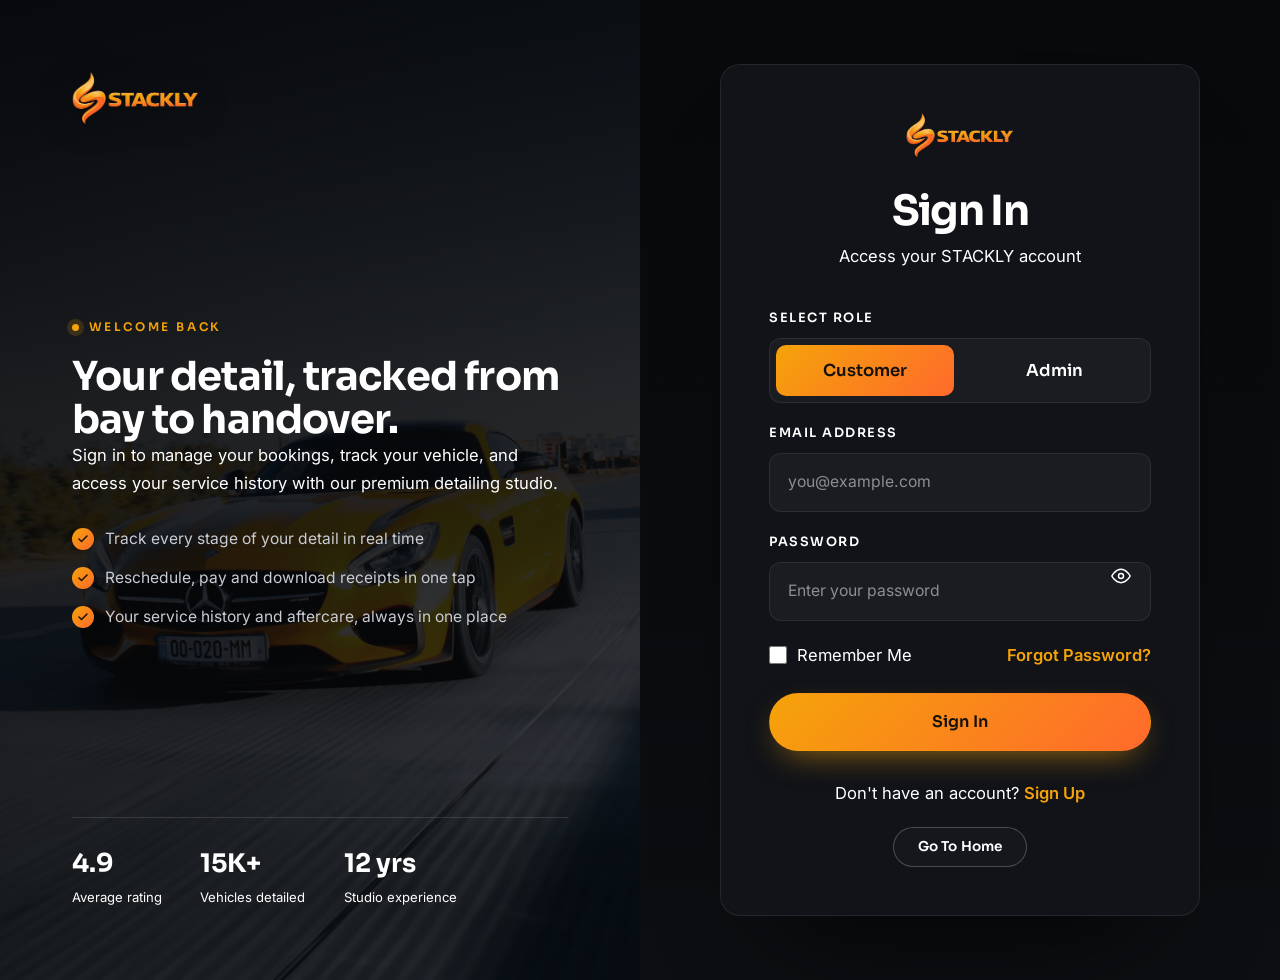
<file: login.html>
<!DOCTYPE html>
<html lang="en">
<head>
	<meta charset="UTF-8">
	<meta name="viewport" content="width=device-width, initial-scale=1.0">
	<meta name="description" content="Sign in to your STACKLY Auto Spa account.">
	<title>Sign In | STACKLY Auto Spa</title>
	<link rel="icon" href="images/logo.webp" type="image/webp">
	<link rel="preload" href="fonts/inter-latin.woff2" as="font" type="font/woff2" crossorigin>
	<link rel="preload" href="fonts/sora-latin.woff2" as="font" type="font/woff2" crossorigin>
	<link rel="stylesheet" href="css/vendor/bootstrap.min.css">
	<link rel="stylesheet" href="css/fonts.css">
	<link rel="stylesheet" href="css/style.css">
	<link rel="stylesheet" href="css/pages.css">
	<style>
		body.auth-body { margin:0; background:var(--bg); overflow-x:hidden; }
		.auth-wrapper { min-height:100vh; min-height:100dvh; display:grid; grid-template-columns:1fr 1fr; position:relative; }
		.auth-hero { position:relative; display:flex; flex-direction:column; justify-content:space-between; gap:clamp(22px,3.5vw,44px); padding:clamp(40px,6vw,72px); overflow:hidden; }
		.auth-hero-bg { position:absolute; inset:0; z-index:-2; }
		.auth-hero-bg img { width:100%; height:100%; object-fit:cover; }
		.auth-hero-veil { position:absolute; inset:0; z-index:-1; background:linear-gradient(160deg, rgba(6,7,9,.98) 0%, rgba(6,7,9,.85) 60%, rgba(6,7,9,.6) 100%); }
		.auth-hero-content { max-width:620px; }
		.auth-hero-brand { display:inline-flex; align-self:flex-start; }
		.auth-hero-brand img { height:clamp(38px,4.4vw,52px); width:auto; }
		.auth-hero-list { list-style:none; padding:0; margin:1.75rem 0 0; display:grid; gap:.8rem; }
		.auth-hero-list li { display:flex; align-items:center; gap:.7rem; color:#c9ccd4; font-size:.97rem; }
		.auth-hero-check { display:inline-flex; align-items:center; justify-content:center; width:22px; height:22px; border-radius:50%; background:var(--grad); color:#14100a; flex:0 0 auto; }
		.auth-hero-check svg { width:12px; height:12px; }
		.auth-hero-stats { display:flex; gap:clamp(18px,3vw,44px); flex-wrap:wrap; border-top:1px solid rgba(255,255,255,.12); padding-top:clamp(16px,2.4vw,24px); }
		.auth-hero-stat { display:flex; flex-direction:column; }
		.auth-hero-stat strong { font-family:var(--font-d); font-size:clamp(1.25rem,2vw,1.7rem); color:#fff; }
		.auth-hero-stat span { color:var(--muted); font-size:.82rem; }
		.auth-form-wrapper { display:flex; align-items:center; justify-content:center; padding:clamp(24px,5vw,64px); background:linear-gradient(180deg, var(--bg) 0%, var(--bg-2) 100%); position:relative; }
		.auth-form-wrapper::before { content:''; position:absolute; inset:0; background-image:radial-gradient(rgba(255,255,255,.02) 1px,transparent 1px); background-size:40px 40px; opacity:.3; pointer-events:none; }
		.auth-card { width:min(480px,92vw); background:var(--surface); border:1px solid var(--line); border-radius:var(--radius); padding:clamp(28px,4vw,48px); box-shadow:0 60px 120px -70px rgba(0,0,0,1); position:relative; animation:fadeInUp .8s ease-out; }
		@keyframes fadeInUp { from{opacity:0; transform:translateY(20px)} to{opacity:1; transform:translateY(0)} }
		.auth-logo { display:flex; justify-content:center; margin-bottom:clamp(20px,3vw,32px); }
		.auth-logo img { height:clamp(36px,4vw,44px); width:auto; }
		.auth-header { text-align:center; margin-bottom:clamp(24px,3vw,40px); }
		.auth-title { font-family:var(--font-d); font-size:clamp(1.8rem,3.5vw,2.6rem); font-weight:700; letter-spacing:-.04em; margin-bottom:.5rem; }
		.auth-subtitle { color:var(--muted); margin-bottom:0; }
		.auth-field { margin-bottom:1.25rem; position:relative; }
		.auth-label { display:block; font-family:var(--font-d); font-size:.8rem; font-weight:600; letter-spacing:.12em; text-transform:uppercase; margin-bottom:.5rem; color:#fff; }
		.auth-input { width:100%; background:rgba(255,255,255,.04); border:1px solid var(--line); color:var(--text); border-radius:12px; padding:.95rem 1.15rem; font-size:.98rem; min-height:54px; transition:border-color .3s var(--ease), background .3s var(--ease), box-shadow .3s var(--ease); }
		.auth-input::placeholder { color:rgba(255,255,255,.5); }
		.auth-input:focus { background:rgba(255,255,255,.06); border-color:var(--accent); box-shadow:0 0 0 3px rgba(245,163,10,.16); outline:none; }
		.auth-input.is-invalid { border-color:#ff5c5c; box-shadow:0 0 0 3px rgba(255,92,92,.14); }
		.auth-error { display:none; color:#ff5c5c; font-size:.9rem; margin-top:.5rem; }
		.auth-row { display:flex; justify-content:space-between; align-items:center; flex-wrap:wrap; gap:1rem; margin-bottom:1.5rem; }
		.auth-check { display:flex; align-items:center; gap:.6rem; color:var(--muted); cursor:pointer; }
		.auth-check input { width:18px; height:18px; accent-color:var(--accent); }
		.auth-link { color:var(--accent); font-weight:600; text-decoration:none; }
		.auth-link:hover { color:var(--accent-2); }
		.auth-btn { width:100%; justify-content:center; padding:1rem 2rem; font-size:1rem; }
		.auth-footer { text-align:center; margin-top:1.75rem; color:var(--muted); }
		.password-toggle { position:absolute; right:12px; top:50%; transform:translateY(-50%); background:transparent; border:none; color:var(--muted); cursor:pointer; padding:8px; border-radius:8px; display:flex; align-items:center; justify-content:center; }
		.password-toggle:hover { color:#fff; background:rgba(255,255,255,.08); }
		.password-toggle svg { width:20px; height:20px; }
		.auth-home { display:flex; justify-content:center; margin-top:1.25rem; }
		@media(max-width:991px){ .auth-wrapper{grid-template-columns:1fr;} .auth-hero{min-height:auto; text-align:center; align-items:center; padding:clamp(32px,7vw,56px);} .auth-hero-content{text-align:center;} .auth-hero-brand{align-self:center;} .auth-hero-list,.auth-hero-stats{display:none;} }
	</style>
</head>
<body class="auth-body">
	<div class="auth-wrapper">
		<aside class="auth-hero">
			<div class="auth-hero-bg"><img src="images/hero-inner.webp" alt="STACKLY Auto Spa Studio"></div>
			<div class="auth-hero-veil"></div>
			<a href="index.html" class="auth-hero-brand">
				<img src="images/logo.webp" alt="STACKLY Auto Spa" class="brand-logo">
			</a>
			<div class="auth-hero-content">
				<span class="eyebrow"><i></i>Welcome back</span>
				<h1>Your detail, tracked from bay to handover.</h1>
				<p>Sign in to manage your bookings, track your vehicle, and access your service history with our premium detailing studio.</p>
				<ul class="auth-hero-list">
					<li><span class="auth-hero-check"><svg viewBox="0 0 24 24" fill="none" stroke="currentColor" stroke-width="3" stroke-linecap="round" stroke-linejoin="round"><path d="M20 6 9 17l-5-5"/></svg></span> Track every stage of your detail in real time</li>
					<li><span class="auth-hero-check"><svg viewBox="0 0 24 24" fill="none" stroke="currentColor" stroke-width="3" stroke-linecap="round" stroke-linejoin="round"><path d="M20 6 9 17l-5-5"/></svg></span> Reschedule, pay and download receipts in one tap</li>
					<li><span class="auth-hero-check"><svg viewBox="0 0 24 24" fill="none" stroke="currentColor" stroke-width="3" stroke-linecap="round" stroke-linejoin="round"><path d="M20 6 9 17l-5-5"/></svg></span> Your service history and aftercare, always in one place</li>
				</ul>
			</div>
			<div class="auth-hero-stats">
				<div class="auth-hero-stat"><strong>4.9</strong><span>Average rating</span></div>
				<div class="auth-hero-stat"><strong>15K+</strong><span>Vehicles detailed</span></div>
				<div class="auth-hero-stat"><strong>12 yrs</strong><span>Studio experience</span></div>
			</div>
		</aside>
		<main class="auth-form-wrapper">
			<div class="auth-card">
				<div class="auth-logo">
					<a href="index.html"><img src="images/logo.webp" alt="STACKLY Auto Spa"></a>
				</div>
				<div class="auth-header">
					<h2 class="auth-title">Sign In</h2>
					<p class="auth-subtitle">Access your STACKLY account</p>
				</div>
				<form id="signinForm" novalidate>
					<div class="auth-field">
						<label class="auth-label">Select Role</label>
						<div class="role-toggle" style="display:flex; gap:.75rem; background:rgba(255,255,255,.04); border:1px solid var(--line); border-radius:12px; padding:.4rem;">
							<button type="button" class="role-btn is-active" data-role="customer" style="flex:1; padding:.7rem 1rem; border-radius:10px; border:none; background:var(--grad); color:#14100a; font-weight:600; font-family:var(--font-d);">Customer</button>
							<button type="button" class="role-btn" data-role="admin" style="flex:1; padding:.7rem 1rem; border-radius:10px; border:none; background:transparent; color:#fff; font-weight:600; font-family:var(--font-d);">Admin</button>
						</div>
						<input type="hidden" id="userRole" value="customer">
						<div class="auth-error" id="roleError" style="display:none;">Please select a role.</div>
					</div>

					<div class="auth-field">
						<label class="auth-label" for="signinEmail">Email Address</label>
						<input type="email" id="signinEmail" class="auth-input email-input" placeholder="you@example.com" autocomplete="username" required
							pattern="^[A-Za-z0-9]+@[A-Za-z0-9]+(\.[A-Za-z0-9]+)+$"
							title="Please enter a valid email address using only letters, numbers, @, and ."
							inputmode="email" maxlength="100" spellcheck="false">
						<div class="auth-error email-error">Please enter a valid email address using only letters, numbers, @, and .</div>
					</div>
					<div class="auth-field">
						<label class="auth-label" for="signinPassword">Password</label>
						<input type="password" id="signinPassword" class="auth-input" placeholder="Enter your password" autocomplete="current-password" required minlength="8">
						<button type="button" class="password-toggle" data-toggle="password" aria-label="Show password">
							<svg class="eye-icon" viewBox="0 0 24 24" fill="none" stroke="currentColor" stroke-width="1.8"><path d="M1 12s4-8 11-8 11 8 11 8-4 8-11 8-11-8-11-8z"/><circle cx="12" cy="12" r="3"/></svg>
							<svg class="eye-off-icon" style="display:none" viewBox="0 0 24 24" fill="none" stroke="currentColor" stroke-width="1.8"><path d="M17.94 17.94A10.07 10.07 0 0 1 12 20c-7 0-11-8-11-8a18.45 18.45 0 0 1 5.06-5.94M9.9 4.24A9.12 9.12 0 0 1 12 4c7 0 11 8 11 8a18.5 18.5 0 0 1-2.16 3.19m-6.72-1.07a3 3 0 1 1-4.24-4.24"/><line x1="1" y1="1" x2="23" y2="23"/></svg>
						</button>
						<div class="auth-error">Password must be at least 8 characters and include an uppercase letter, a lowercase letter, a number, and a special character.</div>
					</div>
					<div class="auth-row">
						<label class="auth-check">
							<input type="checkbox" id="rememberMe">
							<span>Remember Me</span>
						</label>
						<a href="404.html" class="auth-link">Forgot Password?</a>
					</div>
					<div class="auth-error" id="rememberError" style="display:none;">Please select "Remember Me" to continue.</div>
					<button type="submit" class="btn btn-accent auth-btn">Sign In</button>
				</form>
				<div class="auth-footer">
					Don't have an account? <a href="signup.html" class="auth-link">Sign Up</a>
				</div>
				<div class="auth-home">
					<a href="index.html" class="btn btn-ghost btn-sm px-4">Go To Home</a>
				</div>
			</div>
		</main>
	</div>
	<script src="js/vendor/bootstrap.bundle.min.js"></script>
	<script src="js/dashboard/store.js"></script>
	<script>
		function validateEmail(el, isSubmit){
			var r = /^[A-Za-z0-9]+@[A-Za-z0-9]+(\.[A-Za-z0-9]+)+$/;
			var err = el.parentElement.querySelector('.email-error');
			var val = el.value.trim();
			if(val === ''){
				if(isSubmit){
					if(err) err.style.display = 'block';
					el.classList.add('is-invalid');
					return false;
				}
				if(err) err.style.display = 'none';
				el.classList.remove('is-invalid');
				return true;
			}
			if(r.test(val)){
				if(err) err.style.display = 'none';
				el.classList.remove('is-invalid');
				return true;
			} else {
				if(err) err.style.display = 'block';
				el.classList.add('is-invalid');
				return false;
			}
		}
		document.querySelectorAll('.email-input').forEach(function(i){
			i.addEventListener('input', function(){ validateEmail(this, false); });
			i.addEventListener('keypress', function(e){ return /^[A-Za-z0-9@.]*$/.test(e.key); });
		});
		document.querySelectorAll('[data-toggle="password"]').forEach(function(btn){
			btn.addEventListener('click', function(){
				var input = document.getElementById(this.closest('.auth-field').querySelector('input').id) || this.parentElement.querySelector('input');
				if(!input) return;
				if(input.type === 'password'){
					input.type = 'text';
					this.querySelector('.eye-icon').style.display = 'none';
					this.querySelector('.eye-off-icon').style.display = 'block';
				} else {
					input.type = 'password';
					this.querySelector('.eye-icon').style.display = 'block';
					this.querySelector('.eye-off-icon').style.display = 'none';
				}
			});
		});

		function setRole(role){
			document.querySelectorAll('.role-btn').forEach(function(b){
				var match = b.getAttribute('data-role') === role;
				b.classList.toggle('is-active', match);
				if(match){
					b.style.background = 'var(--grad)';
					b.style.color = '#14100a';
				} else {
					b.style.background = 'transparent';
					b.style.color = '#fff';
				}
			});
			document.getElementById('userRole').value = role;
			var rerr = document.getElementById('roleError');
			if(rerr) rerr.style.display = 'none';
		}

		document.querySelectorAll('.role-btn').forEach(function(btn){
			btn.addEventListener('click', function(){
				setRole(this.getAttribute('data-role'));
			});
		});

		try {
			var params = new URLSearchParams(window.location.search);
			var rParam = params.get('role');
			if(rParam === 'admin' || rParam === 'customer'){
				setRole(rParam);
			}
		} catch(e){}

		function formatName(str){
			if(!str) return 'User';
			var parts = str.replace(/[^a-zA-Z0-9]+/g, ' ').trim().split(/\s+/).filter(Boolean);
			if(!parts.length) return 'User';
			return parts.map(function(w){
				return w.charAt(0).toUpperCase() + w.slice(1).toLowerCase();
			}).join(' ');
		}

		function passwordError(v){
			v = v || '';
			if(v.length < 8) return 'Password must be at least 8 characters.';
			if(!/[A-Z]/.test(v)) return 'Password must include at least one uppercase letter.';
			if(!/[a-z]/.test(v)) return 'Password must include at least one lowercase letter.';
			if(!/[0-9]/.test(v)) return 'Password must include at least one number.';
			if(!/[^A-Za-z0-9]/.test(v)) return 'Password must include at least one special character.';
			return '';
		}
		function validatePassword(el){
			var err = el.parentElement.querySelector('.auth-error');
			var msg = passwordError(el.value);
			if(msg){
				if(err){ err.textContent = msg; err.style.display = 'block'; }
				el.classList.add('is-invalid');
				return false;
			}
			if(err) err.style.display = 'none';
			el.classList.remove('is-invalid');
			return true;
		}
		document.querySelectorAll('input[type="password"]').forEach(function(i){
			i.addEventListener('input', function(){
				if(this.classList.contains('is-invalid')) validatePassword(this);
			});
		});
		var rememberBox = document.getElementById('rememberMe');
		if(rememberBox){
			rememberBox.addEventListener('change', function(){
				var e = document.getElementById('rememberError');
				if(this.checked && e) e.style.display = 'none';
			});
		}

		document.getElementById('signinForm').addEventListener('submit', function(e){
			e.preventDefault();
			var ok = true;
			var email = document.getElementById('signinEmail');
			if(!validateEmail(email, true)) ok = false;
			var pass = document.getElementById('signinPassword');
			if(!validatePassword(pass)) ok = false;
			var role = (document.getElementById('userRole').value || '').trim().toLowerCase();
			if(role !== 'admin' && role !== 'customer'){
				var rerr = document.getElementById('roleError');
				if(rerr) rerr.style.display = 'block';
				ok = false;
			}
			var remember = document.getElementById('rememberMe');
			var rmerr = document.getElementById('rememberError');
			if(remember && !remember.checked){
				if(rmerr) rmerr.style.display = 'block';
				ok = false;
			} else {
				if(rmerr) rmerr.style.display = 'none';
			}
			if(!ok) return;

			var emailVal = email.value.trim();
			var passVal = pass.value;
			var finalName = '';
			var user = null;

			if(window.DB && typeof DB.list === 'function'){
				var existingUser = DB.list('users').filter(function(u){
					return u.email && u.email.toLowerCase() === emailVal.toLowerCase();
				})[0];

				if(existingUser){
					finalName = existingUser.name || formatName(emailVal.split('@')[0]);
					user = DB.update('users', existingUser.id, {
						role: role,
						name: finalName,
						title: role === 'admin' ? 'Administrator' : ''
					});
				} else {
					var savedName = (localStorage.getItem('userEmail') === emailVal) ? localStorage.getItem('userName') : null;
					finalName = savedName || formatName(emailVal.split('@')[0]);
					user = {
						id: DB.uid('U'),
						role: role,
						name: finalName,
						email: emailVal,
						phone: '',
						password: passVal,
						avatar: 'images/avatar-1.webp',
						title: role === 'admin' ? 'Administrator' : '',
						createdAt: DB.today()
					};
					DB.insert('users', user);
				}
				if (typeof DB.setSession === 'function') {
					DB.setSession({ userId: user.id, role: role, at: Date.now() });
				} else {
					localStorage.setItem('stackly_session', JSON.stringify({ userId: user.id, role: role, at: Date.now() }));
				}
			} else {
				finalName = formatName(emailVal.split('@')[0]);
			}

			localStorage.setItem('userName', finalName);
			localStorage.setItem('userEmail', emailVal);
			localStorage.setItem('userRole', role);

			if(role === 'admin'){
				window.location.href = 'admin.html';
			} else {
				window.location.href = 'customer.html';
			}
		});
	</script>
</body>
</html>
</file>
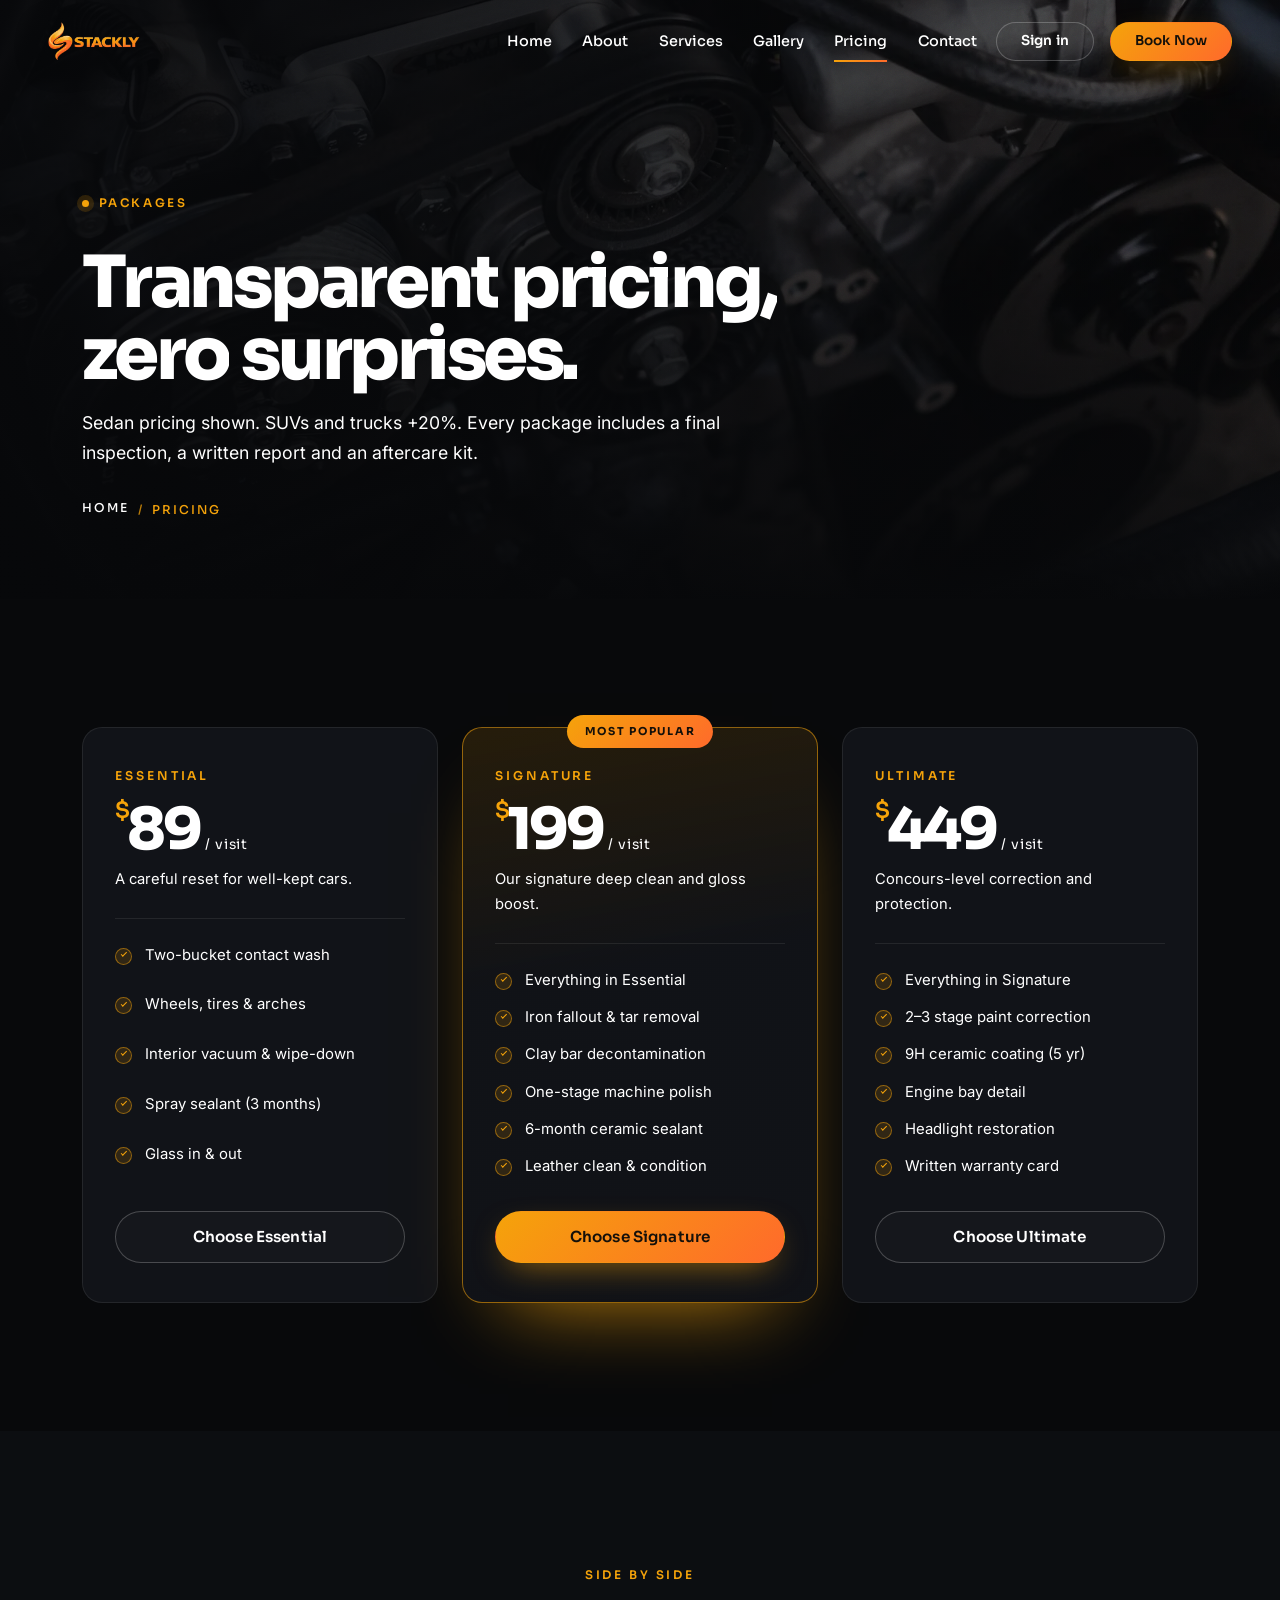
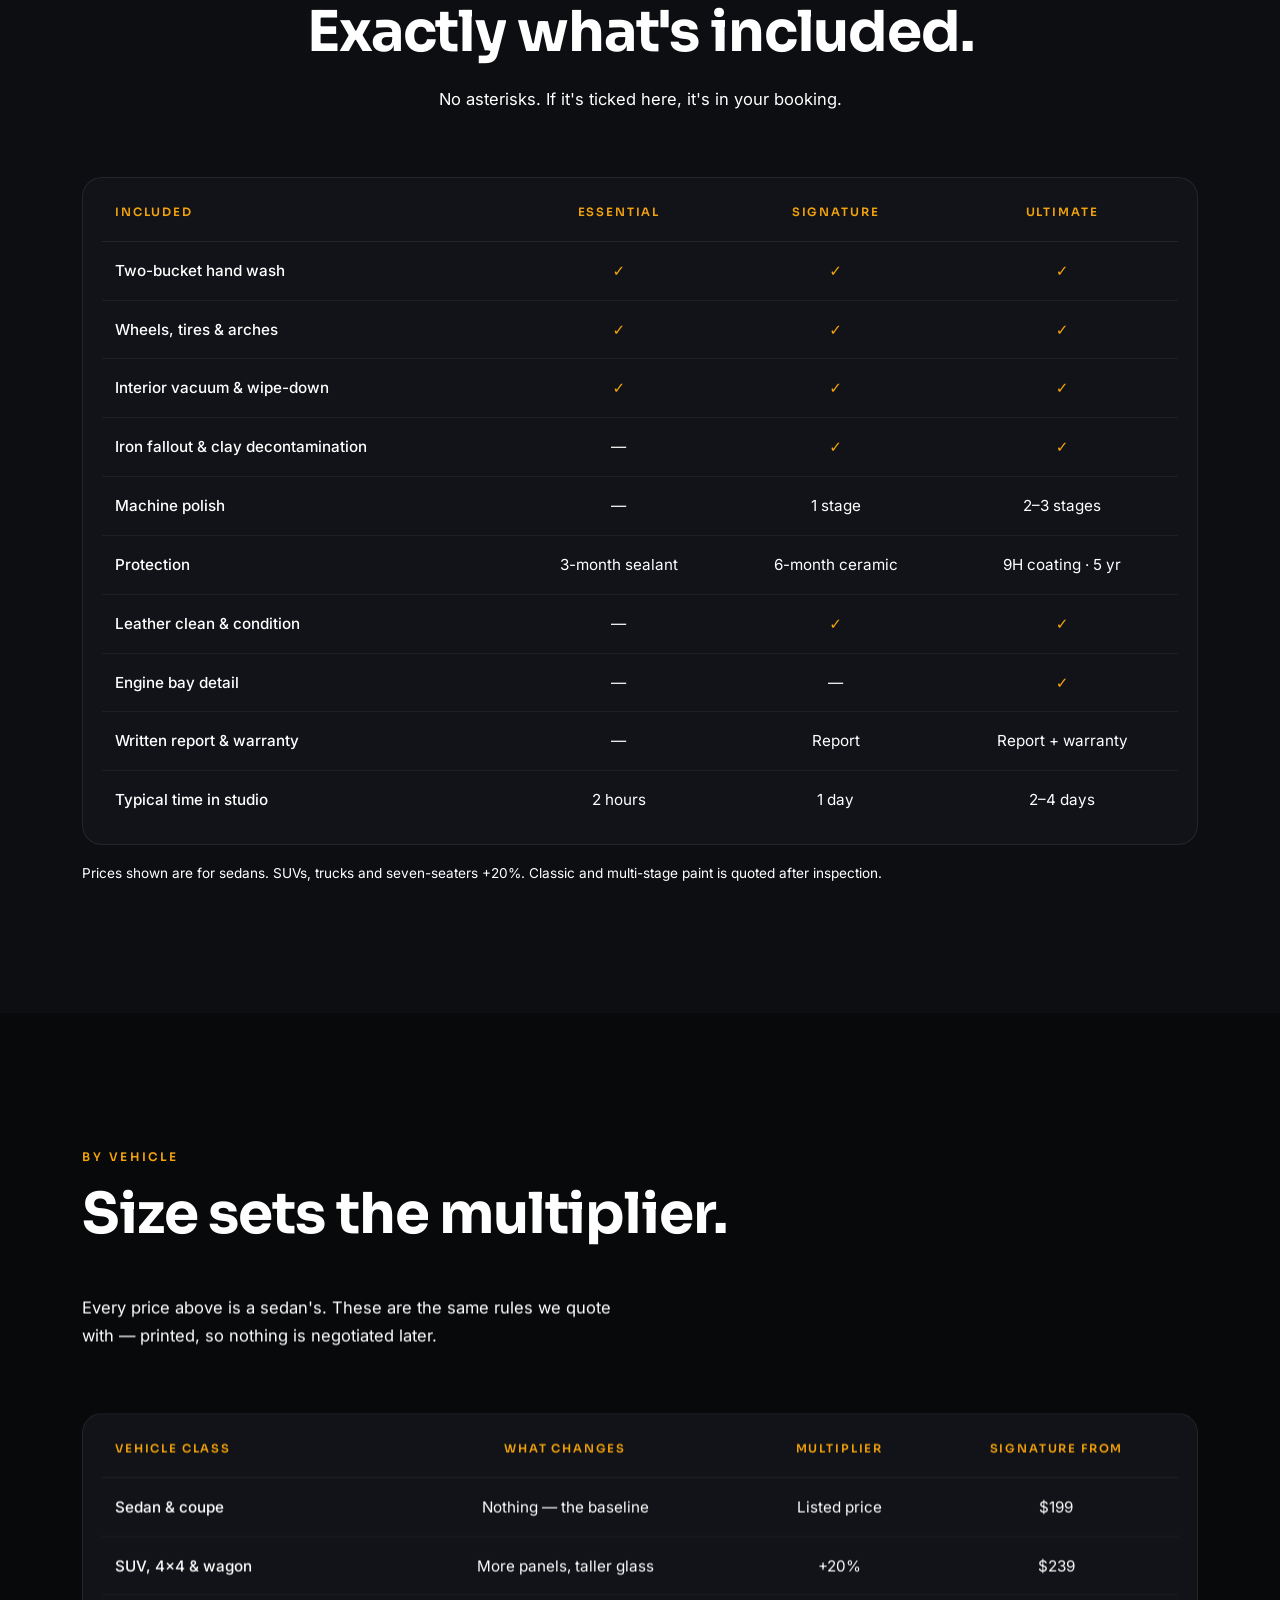
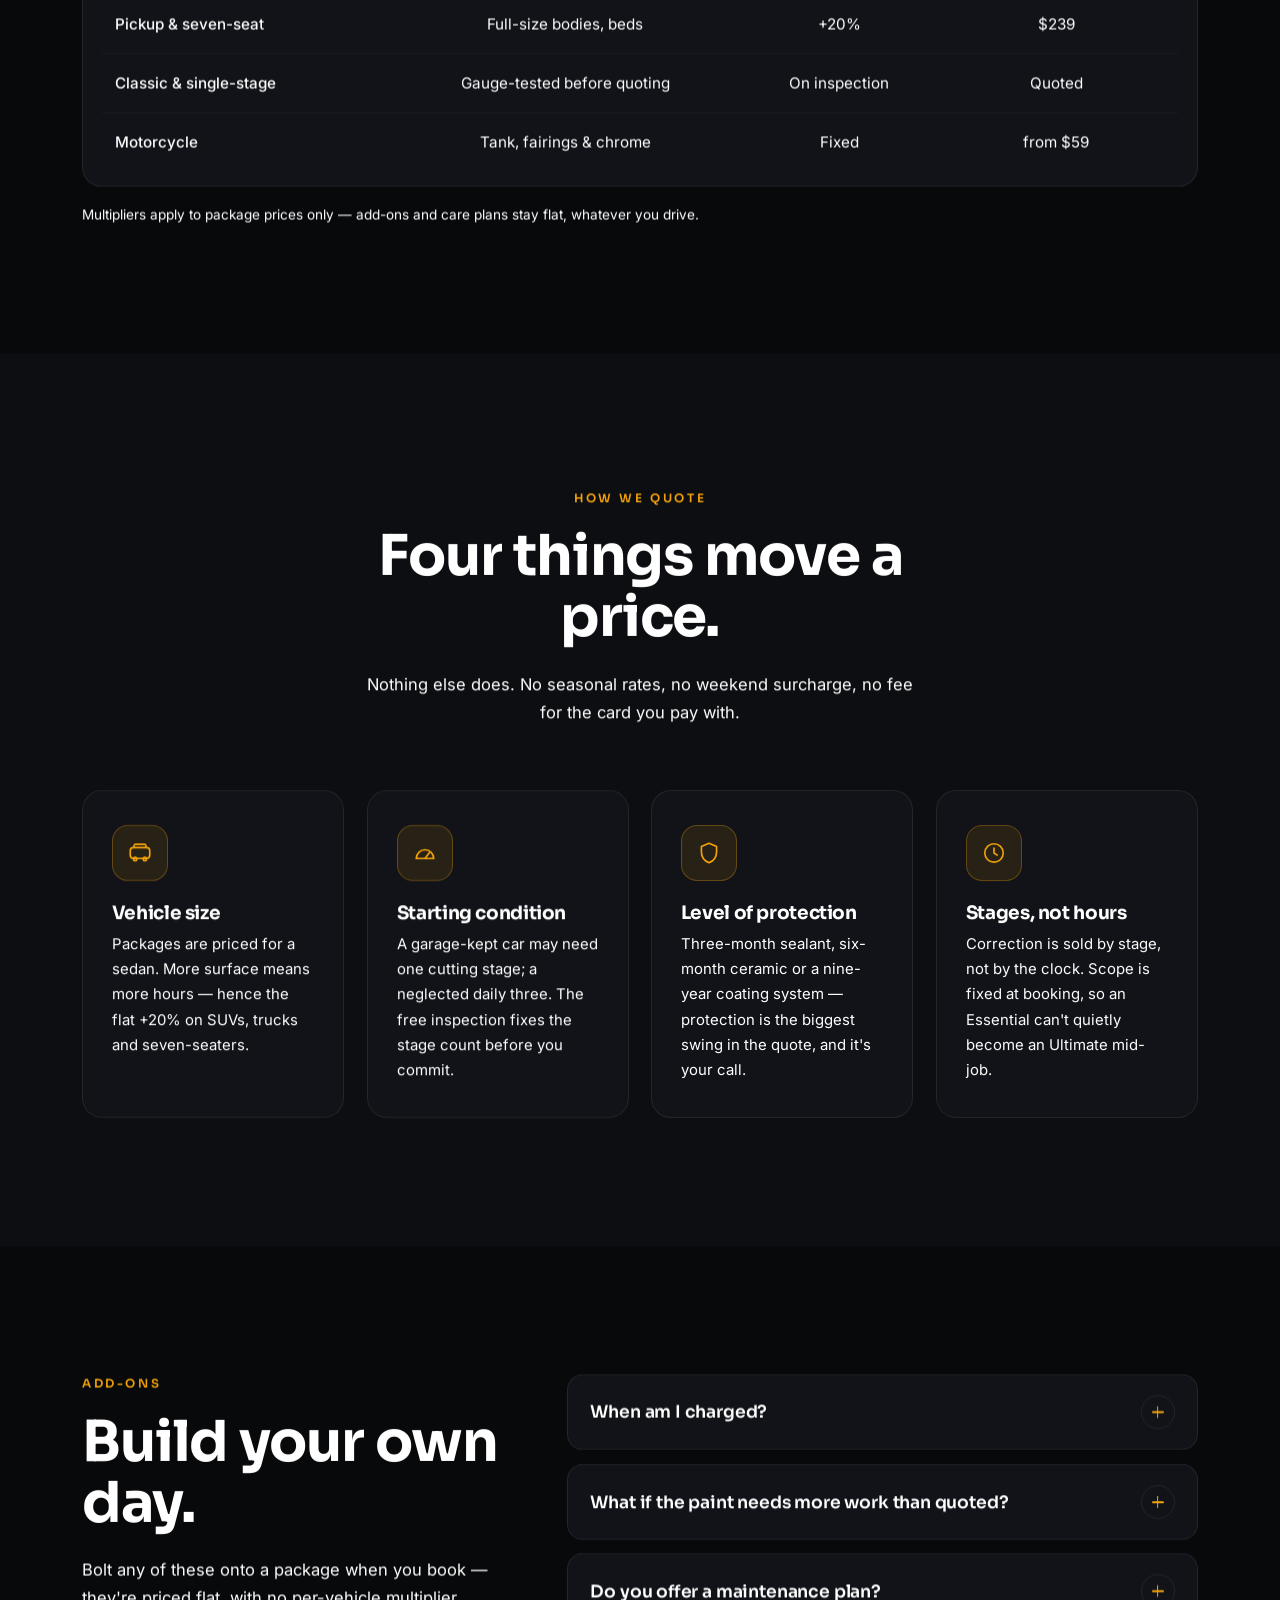
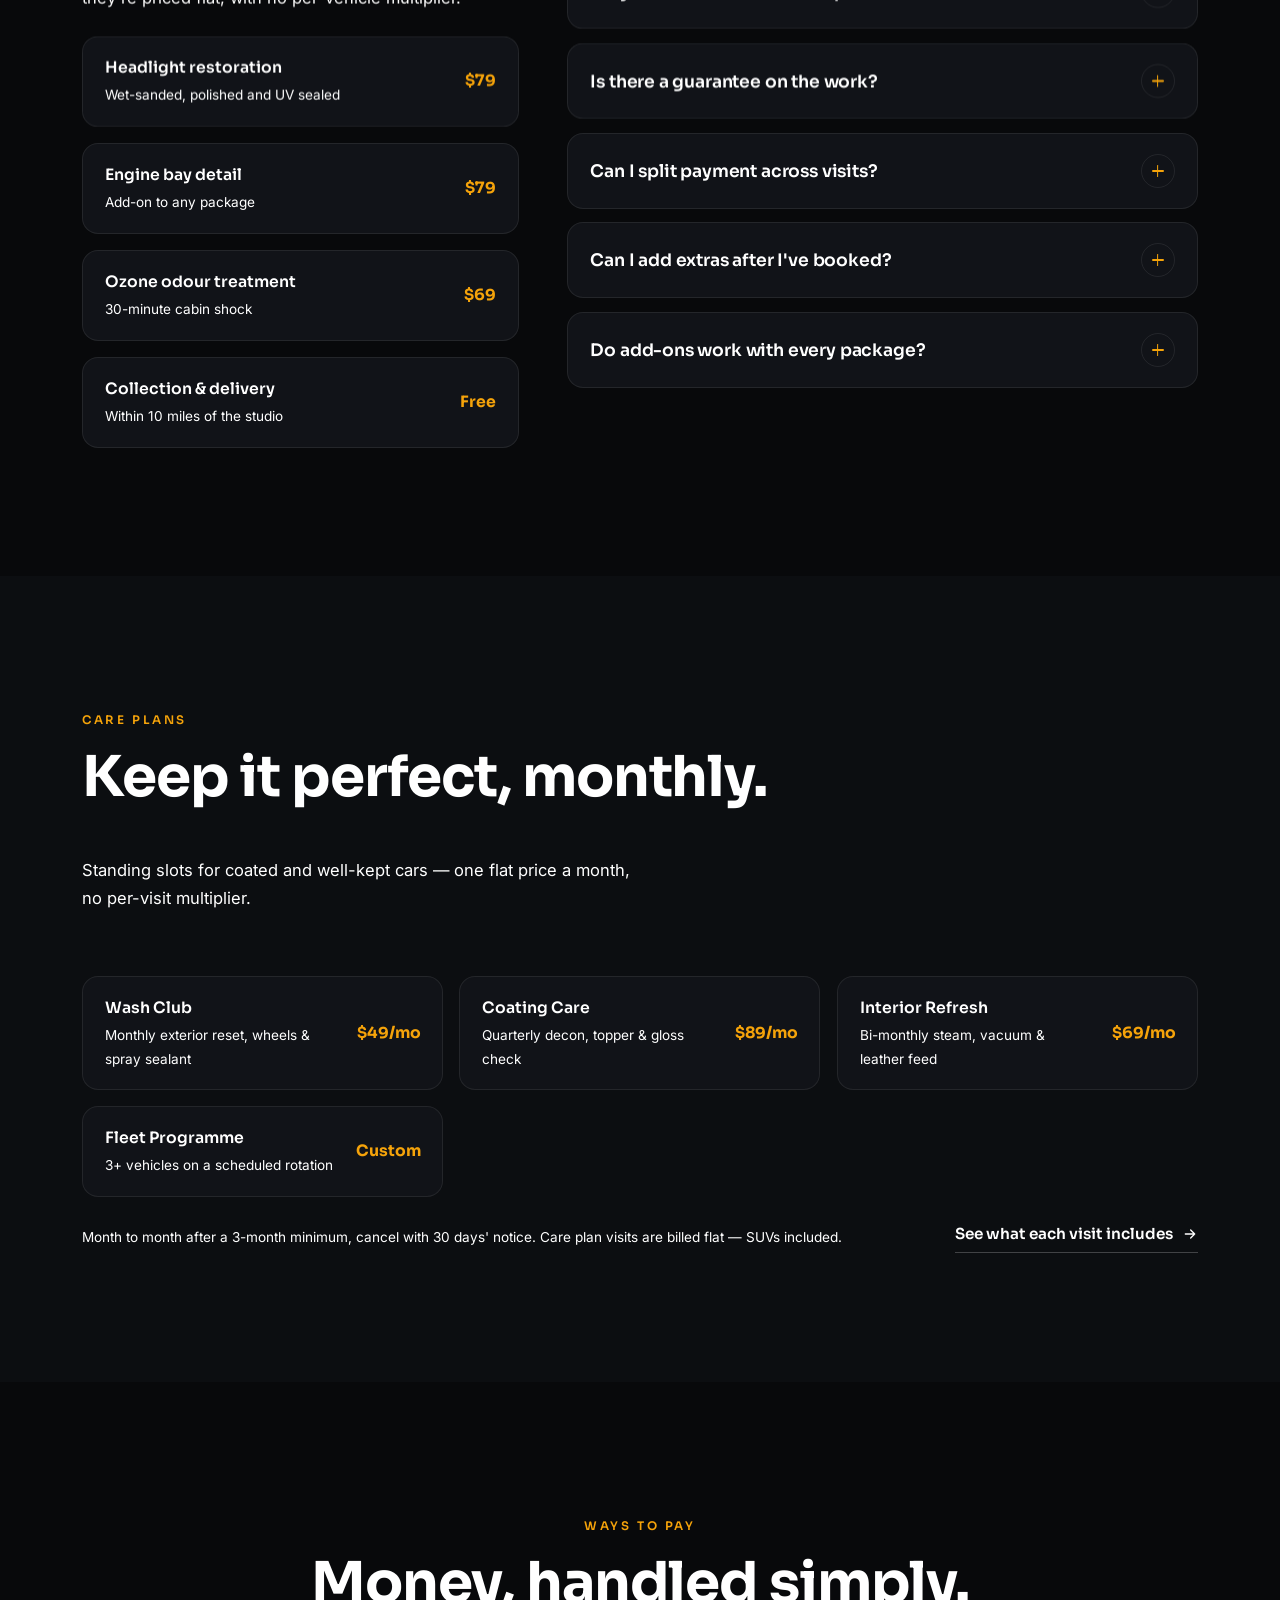
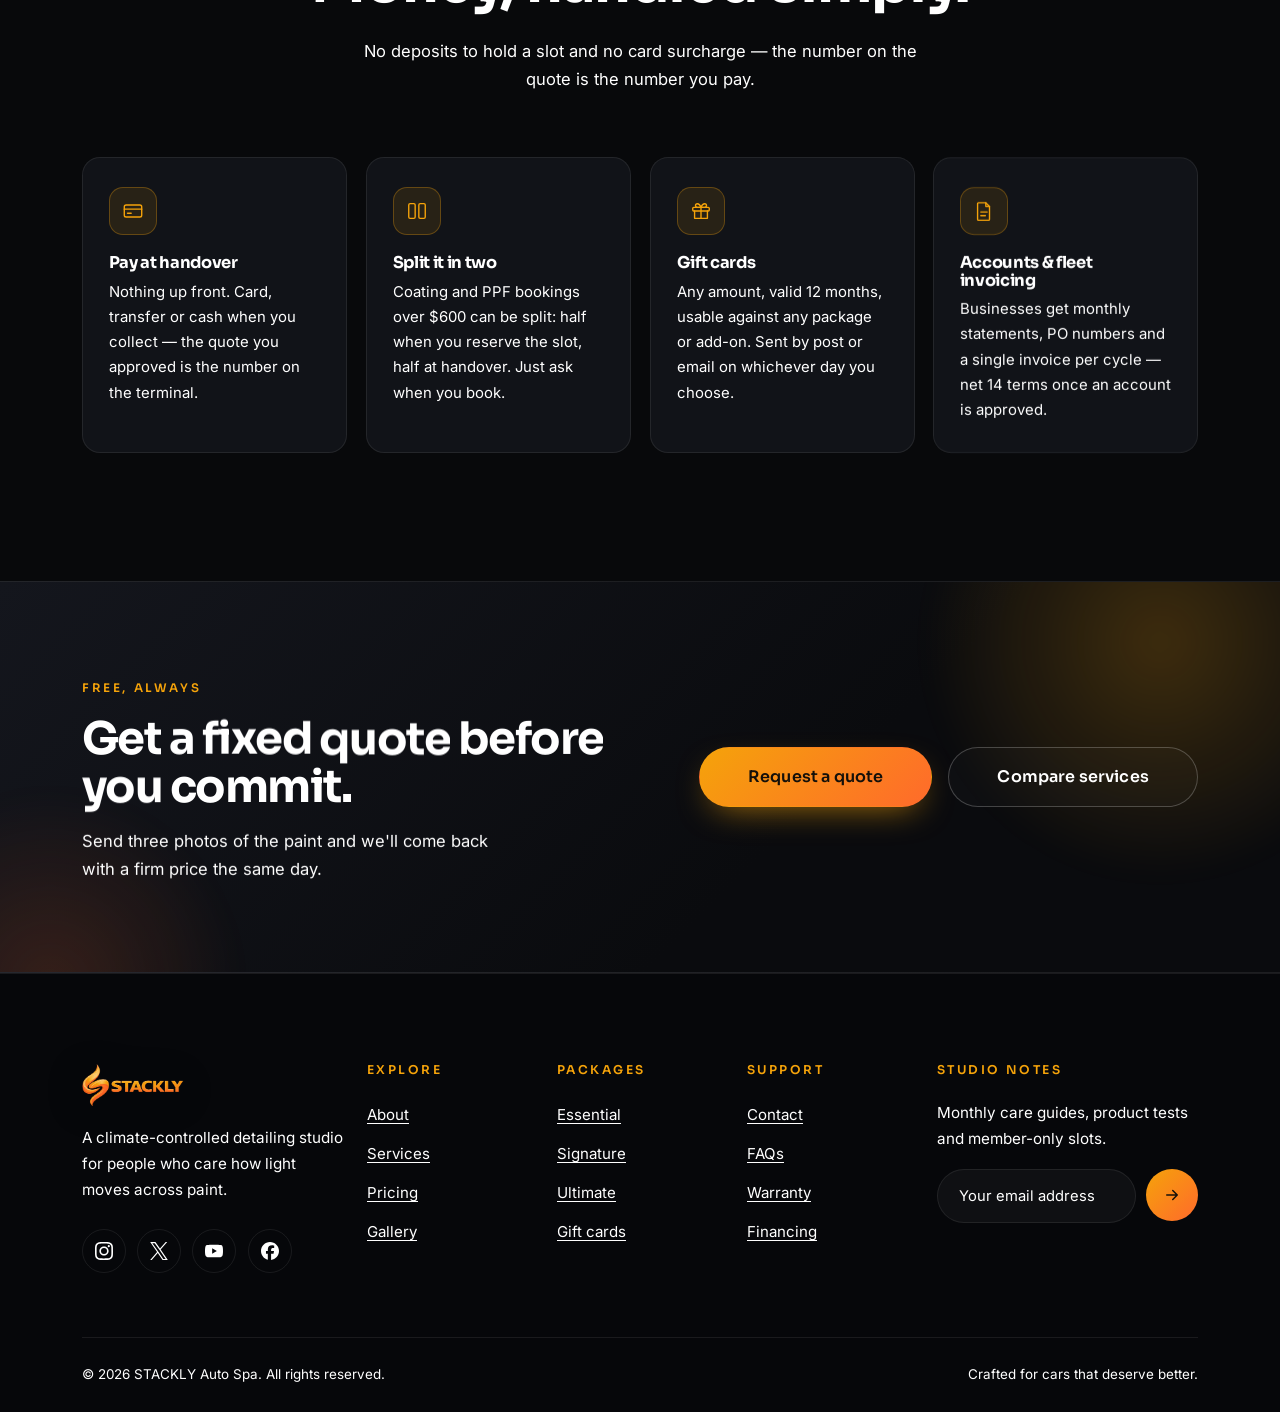
<file: pricing.html>
<!DOCTYPE html>
<html lang="en">
<head>
	<meta charset="UTF-8">
	<meta name="viewport" content="width=device-width, initial-scale=1.0">
	<meta name="description" content="Transparent detailing prices — Essential, Signature and Ultimate packages from STACKLY Auto Spa, with a full comparison of what's included.">
	<title>Pricing — STACKLY Auto Spa</title>
	<script>document.documentElement.classList.add('js','is-loading');setTimeout(function(){document.documentElement.classList.remove('is-loading');},2600);</script>
	<link rel="icon" href="data:image/svg+xml,%3Csvg xmlns='http://www.w3.org/2000/svg' viewBox='0 0 64 64'%3E%3Cdefs%3E%3ClinearGradient id='g' x1='0' y1='0' x2='1' y2='1'%3E%3Cstop offset='0' stop-color='%23f5a30a'/%3E%3Cstop offset='1' stop-color='%23ff6a2b'/%3E%3C/linearGradient%3E%3C/defs%3E%3Crect width='64' height='64' rx='14' fill='%2308090b'/%3E%3Ccircle cx='32' cy='32' r='16' fill='none' stroke='url(%23g)' stroke-width='6'/%3E%3C/svg%3E">
	<link rel="icon" href="images/logo.webp" type="image/webp">

	<link rel="stylesheet" href="css/vendor/bootstrap.min.css">
	<link rel="stylesheet" href="css/fonts.css">
	<link rel="stylesheet" href="css/style.css">
	<link rel="stylesheet" href="css/pages.css">
</head>
<body>

	<!-- ============ NAVBAR ============ -->
	<nav class="navbar navbar-expand-lg fixed-top" id="navbar" aria-label="Primary">
		<div class="container-fluid px-lg-5">
			<a class="navbar-brand" href="index.html">
				<img src="images/logo.webp" alt="STACKLY Auto Spa" class="brand-logo" width="1200" height="493">
			</a>

			<div class="nav-cta d-none">
				<a href="contact.html" class="btn btn-accent btn-sm">Book Now</a>
			</div>

			<button class="navbar-toggler" type="button" data-bs-toggle="collapse" data-bs-target="#navMenu" aria-controls="navMenu" aria-expanded="false" aria-label="Toggle navigation">
				<span></span><span></span><span></span>
			</button>

			<div class="collapse navbar-collapse" id="navMenu">
				<ul class="navbar-nav ms-auto mb-2 mb-lg-0 align-items-lg-center">
					<li class="nav-item"><a class="nav-link" href="index.html">Home</a></li>
					<li class="nav-item"><a class="nav-link" href="about.html">About</a></li>
					<li class="nav-item"><a class="nav-link" href="services.html">Services</a></li>
					<li class="nav-item"><a class="nav-link" href="gallery.html">Gallery</a></li>
					<li class="nav-item"><a class="nav-link active" aria-current="page" href="pricing.html">Pricing</a></li>
					<li class="nav-item"><a class="nav-link" href="contact.html">Contact</a></li>
					<li class="nav-item"><a class="btn btn-ghost btn-sm px-4 ms-lg-1" href="login.html">Sign in</a></li>
					<li class="nav-item ms-lg-3">
						<a href="404.html" class="btn btn-accent btn-sm px-4 d-none d-lg-inline-flex" data-magnetic>Book Now</a>
					</li>
				<li class="nav-item d-lg-none mt-3"><a href="404.html" class="btn btn-accent btn-sm w-100">Book Now</a></li>
				</ul>
			</div>
		</div>
	</nav>

	<main>

		<!-- ============ PAGE HERO ============ -->
		<header class="page-hero">
			<div class="page-hero__bg">
				<img src="images/hero-pricing.webp" alt="" loading="eager" decoding="async">
				<div class="page-hero__veil"></div>
				<div class="page-hero__grain"></div>
			</div>
			<div class="container position-relative">
				<span class="eyebrow" data-anim="fade-up"><i></i>Packages</span>
				<h1 class="page-hero__title" data-split data-anim="fade-up">Transparent pricing, zero surprises.</h1>
				<p class="page-hero__lead" data-anim="fade-up">Sedan pricing shown. SUVs and trucks +20%. Every package includes a final inspection, a written report and an aftercare kit.</p>
				<nav class="crumbs" aria-label="Breadcrumb" data-anim="fade-up">
					<a href="index.html">Home</a><i>/</i><span aria-current="page">Pricing</span>
				</nav>
			</div>
		</header>

		<!-- ============ PACKAGES ============ -->
		<section class="section">
			<div class="container">
				<div class="row g-4 justify-content-center" data-stagger>
					<div class="col-lg-4 col-md-6">
						<div class="price-card">
							<span class="price-card__tier">Essential</span>
							<div class="price-card__price"><sup>$</sup>89<small>/ visit</small></div>
							<p class="price-card__desc">A careful reset for well-kept cars.</p>
							<ul class="price-card__list">
								<li>Two-bucket contact wash</li>
								<li>Wheels, tires &amp; arches</li>
								<li>Interior vacuum &amp; wipe-down</li>
								<li>Spray sealant (3 months)</li>
								<li>Glass in &amp; out</li>
							<li class="nav-item d-lg-none mt-3"><a href="404.html" class="btn btn-accent btn-sm w-100">Book Now</a></li>
				</ul>
							<a href="404.html" class="btn btn-ghost w-100">Choose Essential</a>
						</div>
					</div>

					<div class="col-lg-4 col-md-6">
						<div class="price-card price-card--featured">
							<span class="price-card__badge">Most popular</span>
							<span class="price-card__tier">Signature</span>
							<div class="price-card__price"><sup>$</sup>199<small>/ visit</small></div>
							<p class="price-card__desc">Our signature deep clean and gloss boost.</p>
							<ul class="price-card__list">
								<li>Everything in Essential</li>
								<li>Iron fallout &amp; tar removal</li>
								<li>Clay bar decontamination</li>
								<li>One-stage machine polish</li>
								<li>6-month ceramic sealant</li>
								<li>Leather clean &amp; condition</li>
							<li class="nav-item d-lg-none mt-3"><a href="404.html" class="btn btn-accent btn-sm w-100">Book Now</a></li>
				</ul>
							<a href="404.html" class="btn btn-accent w-100" data-magnetic>Choose Signature</a>
						</div>
					</div>

					<div class="col-lg-4 col-md-6">
						<div class="price-card">
							<span class="price-card__tier">Ultimate</span>
							<div class="price-card__price"><sup>$</sup>449<small>/ visit</small></div>
							<p class="price-card__desc">Concours-level correction and protection.</p>
							<ul class="price-card__list">
								<li>Everything in Signature</li>
								<li>2–3 stage paint correction</li>
								<li>9H ceramic coating (5 yr)</li>
								<li>Engine bay detail</li>
								<li>Headlight restoration</li>
								<li>Written warranty card</li>
							<li class="nav-item d-lg-none mt-3"><a href="404.html" class="btn btn-accent btn-sm w-100">Book Now</a></li>
				</ul>
							<a href="404.html" class="btn btn-ghost w-100">Choose Ultimate</a>
						</div>
					</div>
				</div>
			</div>
		</section>

		<!-- ============ COMPARISON ============ -->
		<section class="section section--muted">
			<div class="container">
				<div class="section-head section-head--center">
					<span class="eyebrow" data-anim="fade-up">Side by side</span>
					<h2 class="section-title" data-split data-anim="fade-up">Exactly what's included.</h2>
					<p class="section-text" data-anim="fade-up">No asterisks. If it's ticked here, it's in your booking.</p>
				</div>

				<div class="table-wrap" data-anim="fade-up">
					<table class="table table-inclusive">
						<caption class="visually-hidden">Comparison of what each detailing package includes</caption>
						<thead>
							<tr>
								<th scope="col">Included</th>
								<th scope="col">Essential</th>
								<th scope="col">Signature</th>
								<th scope="col">Ultimate</th>
							</tr>
						</thead>
						<tbody>
							<tr>
								<th scope="row">Two-bucket hand wash</th>
								<td><span class="tick" role="img" aria-label="Included">✓</span></td>
								<td><span class="tick" role="img" aria-label="Included">✓</span></td>
								<td><span class="tick" role="img" aria-label="Included">✓</span></td>
							</tr>
							<tr>
								<th scope="row">Wheels, tires &amp; arches</th>
								<td><span class="tick" role="img" aria-label="Included">✓</span></td>
								<td><span class="tick" role="img" aria-label="Included">✓</span></td>
								<td><span class="tick" role="img" aria-label="Included">✓</span></td>
							</tr>
							<tr>
								<th scope="row">Interior vacuum &amp; wipe-down</th>
								<td><span class="tick" role="img" aria-label="Included">✓</span></td>
								<td><span class="tick" role="img" aria-label="Included">✓</span></td>
								<td><span class="tick" role="img" aria-label="Included">✓</span></td>
							</tr>
							<tr>
								<th scope="row">Iron fallout &amp; clay decontamination</th>
								<td><span class="muted-cell" role="img" aria-label="Not included">—</span></td>
								<td><span class="tick" role="img" aria-label="Included">✓</span></td>
								<td><span class="tick" role="img" aria-label="Included">✓</span></td>
							</tr>
							<tr>
								<th scope="row">Machine polish</th>
								<td><span class="muted-cell" role="img" aria-label="Not included">—</span></td>
								<td>1 stage</td>
								<td>2–3 stages</td>
							</tr>
							<tr>
								<th scope="row">Protection</th>
								<td>3-month sealant</td>
								<td>6-month ceramic</td>
								<td>9H coating · 5 yr</td>
							</tr>
							<tr>
								<th scope="row">Leather clean &amp; condition</th>
								<td><span class="muted-cell" role="img" aria-label="Not included">—</span></td>
								<td><span class="tick" role="img" aria-label="Included">✓</span></td>
								<td><span class="tick" role="img" aria-label="Included">✓</span></td>
							</tr>
							<tr>
								<th scope="row">Engine bay detail</th>
								<td><span class="muted-cell" role="img" aria-label="Not included">—</span></td>
								<td><span class="muted-cell" role="img" aria-label="Not included">—</span></td>
								<td><span class="tick" role="img" aria-label="Included">✓</span></td>
							</tr>
							<tr>
								<th scope="row">Written report &amp; warranty</th>
								<td><span class="muted-cell" role="img" aria-label="Not included">—</span></td>
								<td>Report</td>
								<td>Report + warranty</td>
							</tr>
							<tr>
								<th scope="row">Typical time in studio</th>
								<td>2 hours</td>
								<td>1 day</td>
								<td>2–4 days</td>
							</tr>
						</tbody>
					</table>
				</div>
				<p class="table-note" data-anim="fade-up">Prices shown are for sedans. SUVs, trucks and seven-seaters +20%. Classic and multi-stage paint is quoted after inspection.</p>
			</div>
		</section>

		<!-- ============ VEHICLE SIZE PRICING ============ -->
		<section class="section" id="vehicle-pricing">
			<div class="container">
				<div class="section-head head-row">
					<div>
						<span class="eyebrow" data-anim="fade-up">By vehicle</span>
						<h2 class="section-title" data-split data-anim="fade-up">Size sets the multiplier.</h2>
					</div>
					<p class="section-text mb-0" data-anim="fade-up">Every price above is a sedan's. These are the same rules we quote with — printed, so nothing is negotiated later.</p>
				</div>

				<div class="table-wrap" data-anim="fade-up">
					<table class="table table-inclusive">
						<caption class="visually-hidden">Price multiplier by vehicle class with a Signature package example</caption>
						<thead>
							<tr>
								<th scope="col">Vehicle class</th>
								<th scope="col">What changes</th>
								<th scope="col">Multiplier</th>
								<th scope="col">Signature from</th>
							</tr>
						</thead>
						<tbody>
							<tr>
								<th scope="row">Sedan &amp; coupe</th>
								<td>Nothing — the baseline</td>
								<td>Listed price</td>
								<td>$199</td>
							</tr>
							<tr>
								<th scope="row">SUV, 4×4 &amp; wagon</th>
								<td>More panels, taller glass</td>
								<td>+20%</td>
								<td>$239</td>
							</tr>
							<tr>
								<th scope="row">Pickup &amp; seven-seat</th>
								<td>Full-size bodies, beds</td>
								<td>+20%</td>
								<td>$239</td>
							</tr>
							<tr>
								<th scope="row">Classic &amp; single-stage</th>
								<td>Gauge-tested before quoting</td>
								<td>On inspection</td>
								<td><span class="muted-cell">Quoted</span></td>
							</tr>
							<tr>
								<th scope="row">Motorcycle</th>
								<td>Tank, fairings &amp; chrome</td>
								<td>Fixed</td>
								<td>from $59</td>
							</tr>
						</tbody>
					</table>
				</div>
				<p class="table-note" data-anim="fade-up">Multipliers apply to package prices only — add-ons and care plans stay flat, whatever you drive.</p>
			</div>
		</section>

		<!-- ============ WHAT AFFECTS PRICE ============ -->
		<section class="section section--muted" id="price-factors">
			<div class="container">
				<div class="section-head section-head--center">
					<span class="eyebrow" data-anim="fade-up">How we quote</span>
					<h2 class="section-title" data-split data-anim="fade-up">Four things move a price.</h2>
					<p class="section-text" data-anim="fade-up">Nothing else does. No seasonal rates, no weekend surcharge, no fee for the card you pay with.</p>
				</div>

				<div class="values-grid" data-stagger>
					<article class="value-card">
						<div class="value-card__icon">
							<svg viewBox="0 0 24 24" width="26" height="26" fill="none" stroke="currentColor" stroke-width="1.5" stroke-linecap="round" stroke-linejoin="round" aria-hidden="true"><rect x="3" y="7" width="18" height="10" rx="3"/><path d="M6.5 7V5.5A1.5 1.5 0 0 1 8 4h8a1.5 1.5 0 0 1 1.5 1.5V7"/><circle cx="7.5" cy="17.5" r="1.6"/><circle cx="16.5" cy="17.5" r="1.6"/></svg>
						</div>
						<h3>Vehicle size</h3>
						<p>Packages are priced for a sedan. More surface means more hours — hence the flat +20% on SUVs, trucks and seven-seaters.</p>
					</article>

					<article class="value-card">
						<div class="value-card__icon">
							<svg viewBox="0 0 24 24" width="26" height="26" fill="none" stroke="currentColor" stroke-width="1.5" stroke-linecap="round" stroke-linejoin="round" aria-hidden="true"><path d="M4 17a8 8 0 1 1 16 0"/><path d="M12 17l4.2-5.4"/><path d="M4 17h16"/></svg>
						</div>
						<h3>Starting condition</h3>
						<p>A garage-kept car may need one cutting stage; a neglected daily three. The free inspection fixes the stage count before you commit.</p>
					</article>

					<article class="value-card">
						<div class="value-card__icon">
							<svg viewBox="0 0 24 24" width="26" height="26" fill="none" stroke="currentColor" stroke-width="1.5" stroke-linecap="round" stroke-linejoin="round" aria-hidden="true"><path d="M12 3l7 3v5c0 4.5-3 8.3-7 10-4-1.7-7-5.5-7-10V6l7-3Z"/></svg>
						</div>
						<h3>Level of protection</h3>
						<p>Three-month sealant, six-month ceramic or a nine-year coating system — protection is the biggest swing in the quote, and it's your call.</p>
					</article>

					<article class="value-card">
						<div class="value-card__icon">
							<svg viewBox="0 0 24 24" width="26" height="26" fill="none" stroke="currentColor" stroke-width="1.5" stroke-linecap="round" stroke-linejoin="round" aria-hidden="true"><circle cx="12" cy="12" r="8.5"/><path d="M12 7.5V12l3 2"/></svg>
						</div>
						<h3>Stages, not hours</h3>
						<p>Correction is sold by stage, not by the clock. Scope is fixed at booking, so an Essential can't quietly become an Ultimate mid-job.</p>
					</article>
				</div>
			</div>
		</section>

		<!-- ============ ADD-ONS + FAQ ============ -->
		<section class="section">
			<div class="container">
				<div class="row g-5 align-items-stretch">
					<div class="col-lg-5 d-flex flex-column justify-content-center">
						<span class="eyebrow" data-anim="fade-up">Add-ons</span>
						<h2 class="section-title" data-split data-anim="fade-up">Build your own day.</h2>
						<p class="section-text" data-anim="fade-up">Bolt any of these onto a package when you book — they're priced flat, with no per-vehicle multiplier.</p>

						<div class="addons mt-4" data-stagger>
							<div class="addon">
								<div>
									<strong>Headlight restoration</strong>
									<small>Wet-sanded, polished and UV sealed</small>
								</div>
								<span>$79</span>
							</div>
							<div class="addon">
								<div>
									<strong>Engine bay detail</strong>
									<small>Add-on to any package</small>
								</div>
								<span>$79</span>
							</div>
							<div class="addon">
								<div>
									<strong>Ozone odour treatment</strong>
									<small>30-minute cabin shock</small>
								</div>
								<span>$69</span>
							</div>
							<div class="addon">
								<div>
									<strong>Collection &amp; delivery</strong>
									<small>Within 10 miles of the studio</small>
								</div>
								<span>Free</span>
							</div>
						</div>
					</div>

					<div class="col-lg-7">
						<div class="faq" id="faqPricing" data-stagger>
							<div class="faq__item">
								<h3 class="faq__q mb-0">
									<button class="faq__btn" type="button" data-bs-toggle="collapse" data-bs-target="#pfaq-1" aria-expanded="false">
										When am I charged?
										<span class="faq__icon" aria-hidden="true"></span>
									</button>
								</h3>
								<div class="faq__body collapse" id="pfaq-1">
									<p>Nothing is taken up front. We confirm a fixed quote after the free inspection, and you pay at handover — card, transfer or cash.</p>
								</div>
							</div>

							<div class="faq__item">
								<h3 class="faq__q mb-0">
									<button class="faq__btn" type="button" data-bs-toggle="collapse" data-bs-target="#pfaq-2" aria-expanded="false">
										What if the paint needs more work than quoted?
										<span class="faq__icon" aria-hidden="true"></span>
									</button>
								</h3>
								<div class="faq__body collapse" id="pfaq-2">
									<p>We stop and call you. If you approve the extra stage, we add it at the agreed price. If you don't, we finish at the original scope — no pressure, no surprise line items.</p>
								</div>
							</div>

							<div class="faq__item">
								<h3 class="faq__q mb-0">
									<button class="faq__btn" type="button" data-bs-toggle="collapse" data-bs-target="#pfaq-3" aria-expanded="false">
										Do you offer a maintenance plan?
										<span class="faq__icon" aria-hidden="true"></span>
									</button>
								</h3>
								<div class="faq__body collapse" id="pfaq-3">
									<p>Yes — the care plans run from $49 a month: a monthly Wash Club, quarterly Coating Care at $89, or Interior Refresh at $69. All are billed flat, month to month after a three-month minimum.</p>
								</div>
							</div>

							<div class="faq__item">
								<h3 class="faq__q mb-0">
									<button class="faq__btn" type="button" data-bs-toggle="collapse" data-bs-target="#pfaq-4" aria-expanded="false">
										Is there a guarantee on the work?
										<span class="faq__icon" aria-hidden="true"></span>
									</button>
								</h3>
								<div class="faq__body collapse" id="pfaq-4">
									<p>Every correction carries a 30-day workmanship guarantee, and coatings come with written product warranties of two to nine years. Look after it per the aftercare sheet and we'll honour it.</p>
								</div>
							</div>

							<div class="faq__item">
								<h3 class="faq__q mb-0">
									<button class="faq__btn" type="button" data-bs-toggle="collapse" data-bs-target="#pfaq-5" aria-expanded="false">
										Can I split payment across visits?
										<span class="faq__icon" aria-hidden="true"></span>
									</button>
								</h3>
								<div class="faq__body collapse" id="pfaq-5">
									<p>For coating and PPF bookings over $600 we can take half at booking and half at handover. Just ask when you reserve the slot.</p>
								</div>
							</div>

							<div class="faq__item">
								<h3 class="faq__q mb-0">
									<button class="faq__btn" type="button" data-bs-toggle="collapse" data-bs-target="#pfaq-6" aria-expanded="false">
										Can I add extras after I've booked?
										<span class="faq__icon" aria-hidden="true"></span>
									</button>
								</h3>
								<div class="faq__body collapse" id="pfaq-6">
									<p>Right up to drop-off, as long as the bay has room. Reply to your confirmation text or call the studio and we'll update the fixed quote before any work starts.</p>
								</div>
							</div>

							<div class="faq__item">
								<h3 class="faq__q mb-0">
									<button class="faq__btn" type="button" data-bs-toggle="collapse" data-bs-target="#pfaq-7" aria-expanded="false">
										Do add-ons work with every package?
										<span class="faq__icon" aria-hidden="true"></span>
									</button>
								</h3>
								<div class="faq__body collapse" id="pfaq-7">
									<p>Yes — headlight restoration, engine bay and odour treatment stack onto any package, Essential included. Collection and delivery is free with correction and coating bookings, flat $45 otherwise.</p>
								</div>
							</div>
						</div>
					</div>
				</div>
			</div>
		</section>

		<!-- ============ CARE PLAN PRICING ============ -->
		<section class="section section--muted" id="care-plan-pricing">
			<div class="container">
				<div class="section-head head-row">
					<div>
						<span class="eyebrow" data-anim="fade-up">Care plans</span>
						<h2 class="section-title" data-split data-anim="fade-up">Keep it perfect, monthly.</h2>
					</div>
					<p class="section-text mb-0" data-anim="fade-up">Standing slots for coated and well-kept cars — one flat price a month, no per-visit multiplier.</p>
				</div>

				<div class="addons" data-stagger>
					<div class="addon">
						<div>
							<strong>Wash Club</strong>
							<small>Monthly exterior reset, wheels &amp; spray sealant</small>
						</div>
						<span>$49/mo</span>
					</div>
					<div class="addon">
						<div>
							<strong>Coating Care</strong>
							<small>Quarterly decon, topper &amp; gloss check</small>
						</div>
						<span>$89/mo</span>
					</div>
					<div class="addon">
						<div>
							<strong>Interior Refresh</strong>
							<small>Bi-monthly steam, vacuum &amp; leather feed</small>
						</div>
						<span>$69/mo</span>
					</div>
					<div class="addon">
						<div>
							<strong>Fleet Programme</strong>
							<small>3+ vehicles on a scheduled rotation</small>
						</div>
						<span>Custom</span>
					</div>
				</div>

				<div class="mt-4 d-flex flex-wrap align-items-center justify-content-between gap-3" data-anim="fade-up">
					<p class="table-note mt-0 mb-0">Month to month after a 3-month minimum, cancel with 30 days' notice. Care plan visits are billed flat — SUVs included.</p>
					<a href="404.html" class="link-arrow">See what each visit includes
						<svg viewBox="0 0 24 24" width="16" height="16" aria-hidden="true"><path d="M5 12h14M13 6l6 6-6 6" stroke="currentColor" stroke-width="2" fill="none" stroke-linecap="round" stroke-linejoin="round"/></svg>
					</a>
				</div>
			</div>
		</section>

		<!-- ============ WAYS TO PAY ============ -->
		<section class="section" id="ways-to-pay">
			<div class="container">
				<div class="section-head section-head--center">
					<span class="eyebrow" data-anim="fade-up">Ways to pay</span>
					<h2 class="section-title" data-split data-anim="fade-up">Money, handled simply.</h2>
					<p class="section-text" data-anim="fade-up">No deposits to hold a slot and no card surcharge — the number on the quote is the number you pay.</p>
				</div>

				<div class="contact-grid" data-stagger>
					<article class="info-card">
						<div class="info-card__icon">
							<svg viewBox="0 0 24 24" width="22" height="22" fill="none" stroke="currentColor" stroke-width="1.5" stroke-linecap="round" stroke-linejoin="round" aria-hidden="true"><rect x="2.5" y="5.5" width="19" height="13" rx="2"/><path d="M2.5 10h19"/><path d="M6 14.5h4"/></svg>
						</div>
						<h3>Pay at handover</h3>
						<p>Nothing up front. Card, transfer or cash when you collect — the quote you approved is the number on the terminal.</p>
					</article>

					<article class="info-card">
						<div class="info-card__icon">
							<svg viewBox="0 0 24 24" width="22" height="22" fill="none" stroke="currentColor" stroke-width="1.5" stroke-linecap="round" stroke-linejoin="round" aria-hidden="true"><rect x="3" y="4" width="7" height="16" rx="1.5"/><rect x="14" y="4" width="7" height="16" rx="1.5"/></svg>
						</div>
						<h3>Split it in two</h3>
						<p>Coating and PPF bookings over $600 can be split: half when you reserve the slot, half at handover. Just ask when you book.</p>
					</article>

					<article class="info-card">
						<div class="info-card__icon">
							<svg viewBox="0 0 24 24" width="22" height="22" fill="none" stroke="currentColor" stroke-width="1.5" stroke-linecap="round" stroke-linejoin="round" aria-hidden="true"><rect x="3" y="8" width="18" height="4" rx="1"/><path d="M5 12v8h14v-8"/><path d="M12 8v12"/><path d="M12 8s-1.5-4-4-4a2 2 0 0 0 0 4h4Zm0 0s1.5-4 4-4a2 2 0 0 1 0 4h-4Z"/></svg>
						</div>
						<h3>Gift cards</h3>
						<p>Any amount, valid 12 months, usable against any package or add-on. Sent by post or email on whichever day you choose.</p>
					</article>

					<article class="info-card">
						<div class="info-card__icon">
							<svg viewBox="0 0 24 24" width="22" height="22" fill="none" stroke="currentColor" stroke-width="1.5" stroke-linecap="round" stroke-linejoin="round" aria-hidden="true"><path d="M6 3h8l4 4v14a1 1 0 0 1-1 1H6a1 1 0 0 1-1-1V4a1 1 0 0 1 1-1Z"/><path d="M14 3v4h4"/><path d="M8.5 13h7M8.5 17h5"/></svg>
						</div>
						<h3>Accounts &amp; fleet invoicing</h3>
						<p>Businesses get monthly statements, PO numbers and a single invoice per cycle — net 14 terms once an account is approved.</p>
					</article>
				</div>
			</div>
		</section>

		<!-- ============ CTA ============ -->
		<section class="cta-band">
			<div class="container">
				<div class="cta-band__inner">
					<div>
						<span class="eyebrow" data-anim="fade-up">Free, always</span>
						<h2 data-split data-anim="fade-up">Get a fixed quote before you commit.</h2>
						<p data-anim="fade-up">Send three photos of the paint and we'll come back with a firm price the same day.</p>
					</div>
					<div class="cta-band__actions" data-anim="fade-up">
						<a href="404.html" class="btn btn-accent btn-lg px-5" data-magnetic>Request a quote</a>
						<a href="404.html" class="btn btn-ghost btn-lg px-5">Compare services</a>
					</div>
				</div>
			</div>
		</section>

	</main>

	<!-- ============ FOOTER ============ -->
	<footer class="footer">
		<div class="container">
			<div class="row g-4 footer__top">
				<div class="col-lg-3">
					<a class="navbar-brand footer__brand" href="index.html">
						<img src="images/logo.webp" alt="STACKLY Auto Spa" class="brand-logo" width="1200" height="493">
					</a>
					<p>A climate-controlled detailing studio for people who care how light moves across paint.</p>
					<div class="footer__social">
						<a href="404.html"aria-label="Instagram"><svg viewBox="0 0 24 24" width="18" height="18" fill="currentColor" aria-hidden="true"><path d="M7.0301.084c-1.2768.0602-2.1487.264-2.911.5634-.7888.3075-1.4575.72-2.1228 1.3877-.6652.6677-1.075 1.3368-1.3802 2.127-.2954.7638-.4956 1.6365-.552 2.914-.0564 1.2775-.0689 1.6882-.0626 4.947.0062 3.2586.0206 3.6671.0825 4.9473.061 1.2765.264 2.1482.5635 2.9107.308.7889.72 1.4573 1.388 2.1228.6679.6655 1.3365 1.0743 2.1285 1.38.7632.295 1.6361.4961 2.9134.552 1.2773.056 1.6884.069 4.9462.0627 3.2578-.0062 3.668-.0207 4.9478-.0814 1.28-.0607 2.147-.2652 2.9098-.5633.7889-.3086 1.4578-.72 2.1228-1.3881.665-.6682 1.0745-1.3378 1.3795-2.1284.2957-.7632.4966-1.636.552-2.9124.056-1.2809.0692-1.6898.063-4.948-.0063-3.2583-.021-3.6668-.0817-4.9465-.0607-1.2797-.264-2.1487-.5633-2.9117-.3084-.7889-.72-1.4568-1.3876-2.1228C21.2982 1.33 20.628.9208 19.8378.6165 19.074.321 18.2017.1197 16.9244.0645 15.6471.0093 15.236-.005 11.977.0014 8.718.0076 8.31.0215 7.0301.0839m.1402 21.6932c-1.17-.0509-1.8053-.2453-2.2287-.408-.5606-.216-.96-.4771-1.3819-.895-.422-.4178-.6811-.8186-.9-1.378-.1644-.4234-.3624-1.058-.4171-2.228-.0595-1.2645-.072-1.6442-.079-4.848-.007-3.2037.0053-3.583.0607-4.848.05-1.169.2456-1.805.408-2.2282.216-.5613.4762-.96.895-1.3816.4188-.4217.8184-.6814 1.3783-.9003.423-.1651 1.0575-.3614 2.227-.4171 1.2655-.06 1.6447-.072 4.848-.079 3.2033-.007 3.5835.005 4.8495.0608 1.169.0508 1.8053.2445 2.228.408.5608.216.96.4754 1.3816.895.4217.4194.6816.8176.9005 1.3787.1653.4217.3617 1.056.4169 2.2263.0602 1.2655.0739 1.645.0796 4.848.0058 3.203-.0055 3.5834-.061 4.848-.051 1.17-.245 1.8055-.408 2.2294-.216.5604-.4763.96-.8954 1.3814-.419.4215-.8181.6811-1.3783.9-.4224.1649-1.0577.3617-2.2262.4174-1.2656.0595-1.6448.072-4.8493.079-3.2045.007-3.5825-.006-4.848-.0608M16.953 5.5864A1.44 1.44 0 1 0 18.39 4.144a1.44 1.44 0 0 0-1.437 1.4424M5.8385 12.012c.0067 3.4032 2.7706 6.1557 6.173 6.1493 3.4026-.0065 6.157-2.7701 6.1506-6.1733-.0065-3.4032-2.771-6.1565-6.174-6.1498-3.403.0067-6.156 2.771-6.1496 6.1738M8 12.0077a4 4 0 1 1 4.008 3.9921A3.9996 3.9996 0 0 1 8 12.0077"/></svg></a>
						<a href="404.html"aria-label="Twitter / X"><svg viewBox="0 0 24 24" width="18" height="18" fill="currentColor" aria-hidden="true"><path d="M14.234 10.162 22.977 0h-2.072l-7.591 8.824L7.251 0H.258l9.168 13.343L.258 24H2.33l8.016-9.318L16.749 24h6.993zm-2.837 3.299-.929-1.329L3.076 1.56h3.182l5.965 8.532.929 1.329 7.754 11.09h-3.182z"/></svg></a>
						<a href="404.html"aria-label="YouTube"><svg viewBox="0 0 24 24" width="18" height="18" fill="currentColor" aria-hidden="true"><path d="M23.498 6.186a3.016 3.016 0 0 0-2.122-2.136C19.505 3.545 12 3.545 12 3.545s-7.505 0-9.377.505A3.017 3.017 0 0 0 .502 6.186C0 8.07 0 12 0 12s0 3.93.502 5.814a3.016 3.016 0 0 0 2.122 2.136c1.871.505 9.376.505 9.376.505s7.505 0 9.377-.505a3.015 3.015 0 0 0 2.122-2.136C24 15.93 24 12 24 12s0-3.93-.502-5.814zM9.545 15.568V8.432L15.818 12l-6.273 3.568z"/></svg></a>
						<a href="404.html"aria-label="Facebook"><svg viewBox="0 0 24 24" width="18" height="18" fill="currentColor" aria-hidden="true"><path d="M9.101 23.691v-7.98H6.627v-3.667h2.474v-1.58c0-4.085 1.848-5.978 5.858-5.978.401 0 .955.042 1.468.103a8.68 8.68 0 0 1 1.141.195v3.325a8.623 8.623 0 0 0-.653-.036 26.805 26.805 0 0 0-.733-.009c-.707 0-1.259.096-1.675.309a1.686 1.686 0 0 0-.679.622c-.258.42-.374.995-.374 1.752v1.297h3.919l-.386 2.103-.287 1.564h-3.246v8.245C19.396 23.238 24 18.179 24 12.044c0-6.627-5.373-12-12-12s-12 5.373-12 12c0 5.628 3.874 10.35 9.101 11.647Z"/></svg></a>
					</div>
				</div>

				<div class="col-6 col-lg-2">
					<h5>Explore</h5>
					<ul class="footer__links">
						<li><a href="404.html">About</a></li>
						<li><a href="404.html">Services</a></li>
						<li><a href="404.html">Pricing</a></li>
						<li><a href="404.html">Gallery</a></li>
					<li class="nav-item d-lg-none mt-3"><a href="404.html" class="btn btn-accent btn-sm w-100">Book Now</a></li>
				</ul>
				</div>

				<div class="col-6 col-lg-2">
					<h5>Packages</h5>
					<ul class="footer__links">
						<li><a href="404.html">Essential</a></li>
						<li><a href="404.html">Signature</a></li>
						<li><a href="404.html">Ultimate</a></li>
						<li><a href="404.html">Gift cards</a></li>
					<li class="nav-item d-lg-none mt-3"><a href="404.html" class="btn btn-accent btn-sm w-100">Book Now</a></li>
				</ul>
				</div>

				<div class="col-6 col-lg-2">
					<h5>Support</h5>
					<ul class="footer__links">
						<li><a href="404.html">Contact</a></li>
						<li><a href="404.html">FAQs</a></li>
						<li><a href="404.html">Warranty</a></li>
						<li><a href="404.html">Financing</a></li>
					<li class="nav-item d-lg-none mt-3"><a href="404.html" class="btn btn-accent btn-sm w-100">Book Now</a></li>
				</ul>
				</div>

				<div class="col-lg-3">
					<h5>Studio notes</h5>
					<p class="footer__news-text">Monthly care guides, product tests and member-only slots.</p>
					<form class="footer__news" id="newsForm" novalidate>
						<input type="email" class="footer-news-input" placeholder="Your email address" aria-label="Email address" required pattern="^[A-Za-z0-9]+@[A-Za-z0-9]+(\.[A-Za-z0-9]+)+$" title="Please enter a valid email address using only letters, numbers, @, and ." inputmode="email" maxlength="100" spellcheck="false" oninput="validateEmailInput(this)" onkeypress="return /^[A-Za-z0-9@.]*$/.test(event.key)" onpaste="setTimeout(function(){ validateEmailInput(this.target||this); }, 0); return true">
						<button type="submit" aria-label="Subscribe">
							<svg viewBox="0 0 24 24" width="18" height="18" fill="none" stroke="currentColor" stroke-width="2" stroke-linecap="round" stroke-linejoin="round" aria-hidden="true"><path d="M5 12h14M13 6l6 6-6 6"/></svg>
						</button>
					</form>
					<small class="footer-news-error" style="display:none; color: #ff5c5c; font-size: 0.85rem; margin-top: 0.6rem;">Please enter a valid email address using only letters, numbers, @, and .</small>
					<small class="footer__news-msg" id="newsMsg"></small>
				</div>
			</div>

			<div class="footer__bottom">
				<span>© <span id="year">2026</span> STACKLY Auto Spa. All rights reserved.</span>
				<span>Crafted for cars that deserve better.</span>
			</div>
		</div>
	</footer>

	<button class="to-top" id="toTop" type="button" aria-label="Back to top">
		<svg viewBox="0 0 24 24" width="18" height="18" fill="none" stroke="currentColor" stroke-width="2" stroke-linecap="round" stroke-linejoin="round" aria-hidden="true"><path d="M12 19V5M6 11l6-6 6 6"/></svg>
	</button>

	<div class="page-transition" aria-hidden="true">
		<div class="page-transition__panel"></div>
		<div class="page-transition__panel"></div>
		<div class="page-transition__panel"></div>
		<div class="page-transition__panel"></div>
		<div class="page-transition__mark"><img src="images/logo.webp" alt="" class="brand-logo"></div>
	</div>

	<script src="js/vendor/bootstrap.bundle.min.js"></script>
	<script src="js/vendor/gsap.min.js"></script>
	<script src="js/vendor/ScrollTrigger.min.js"></script>
	<script src="js/main.js"></script>
</body>
</html>
</file>
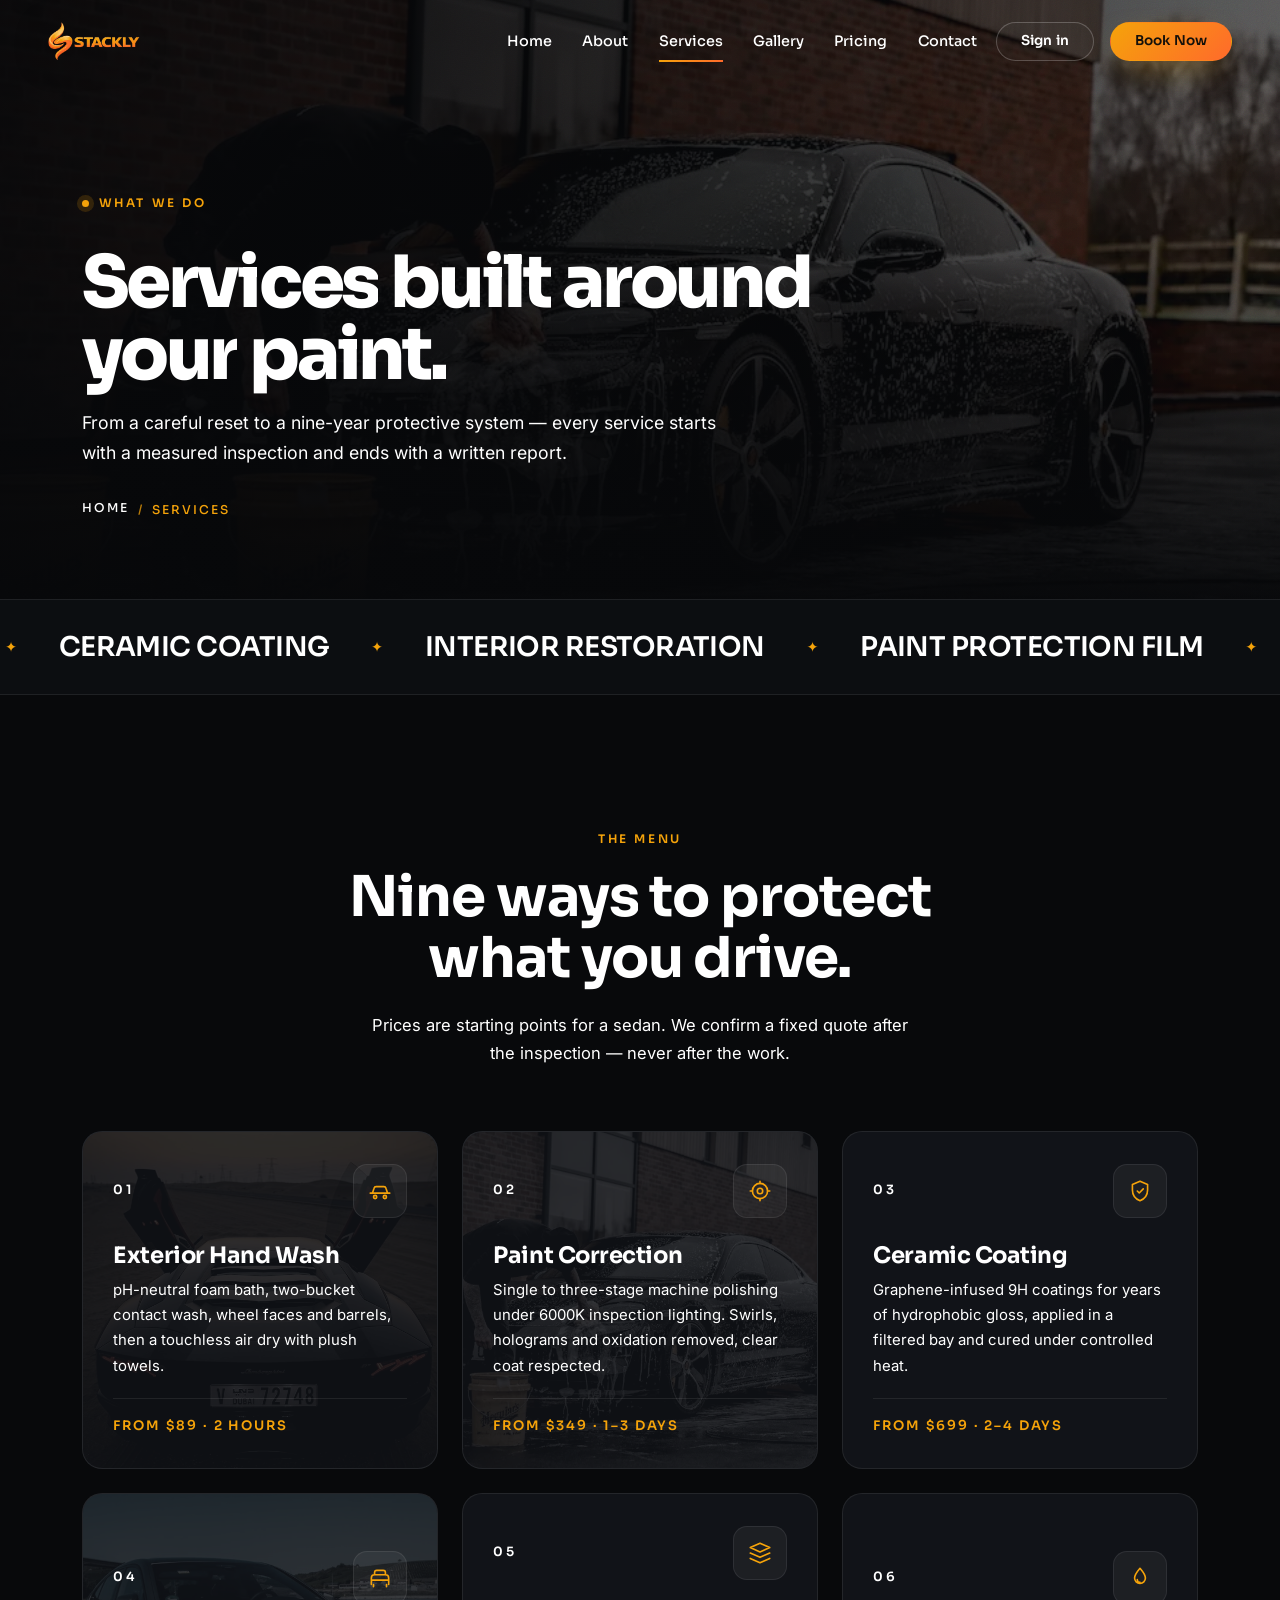
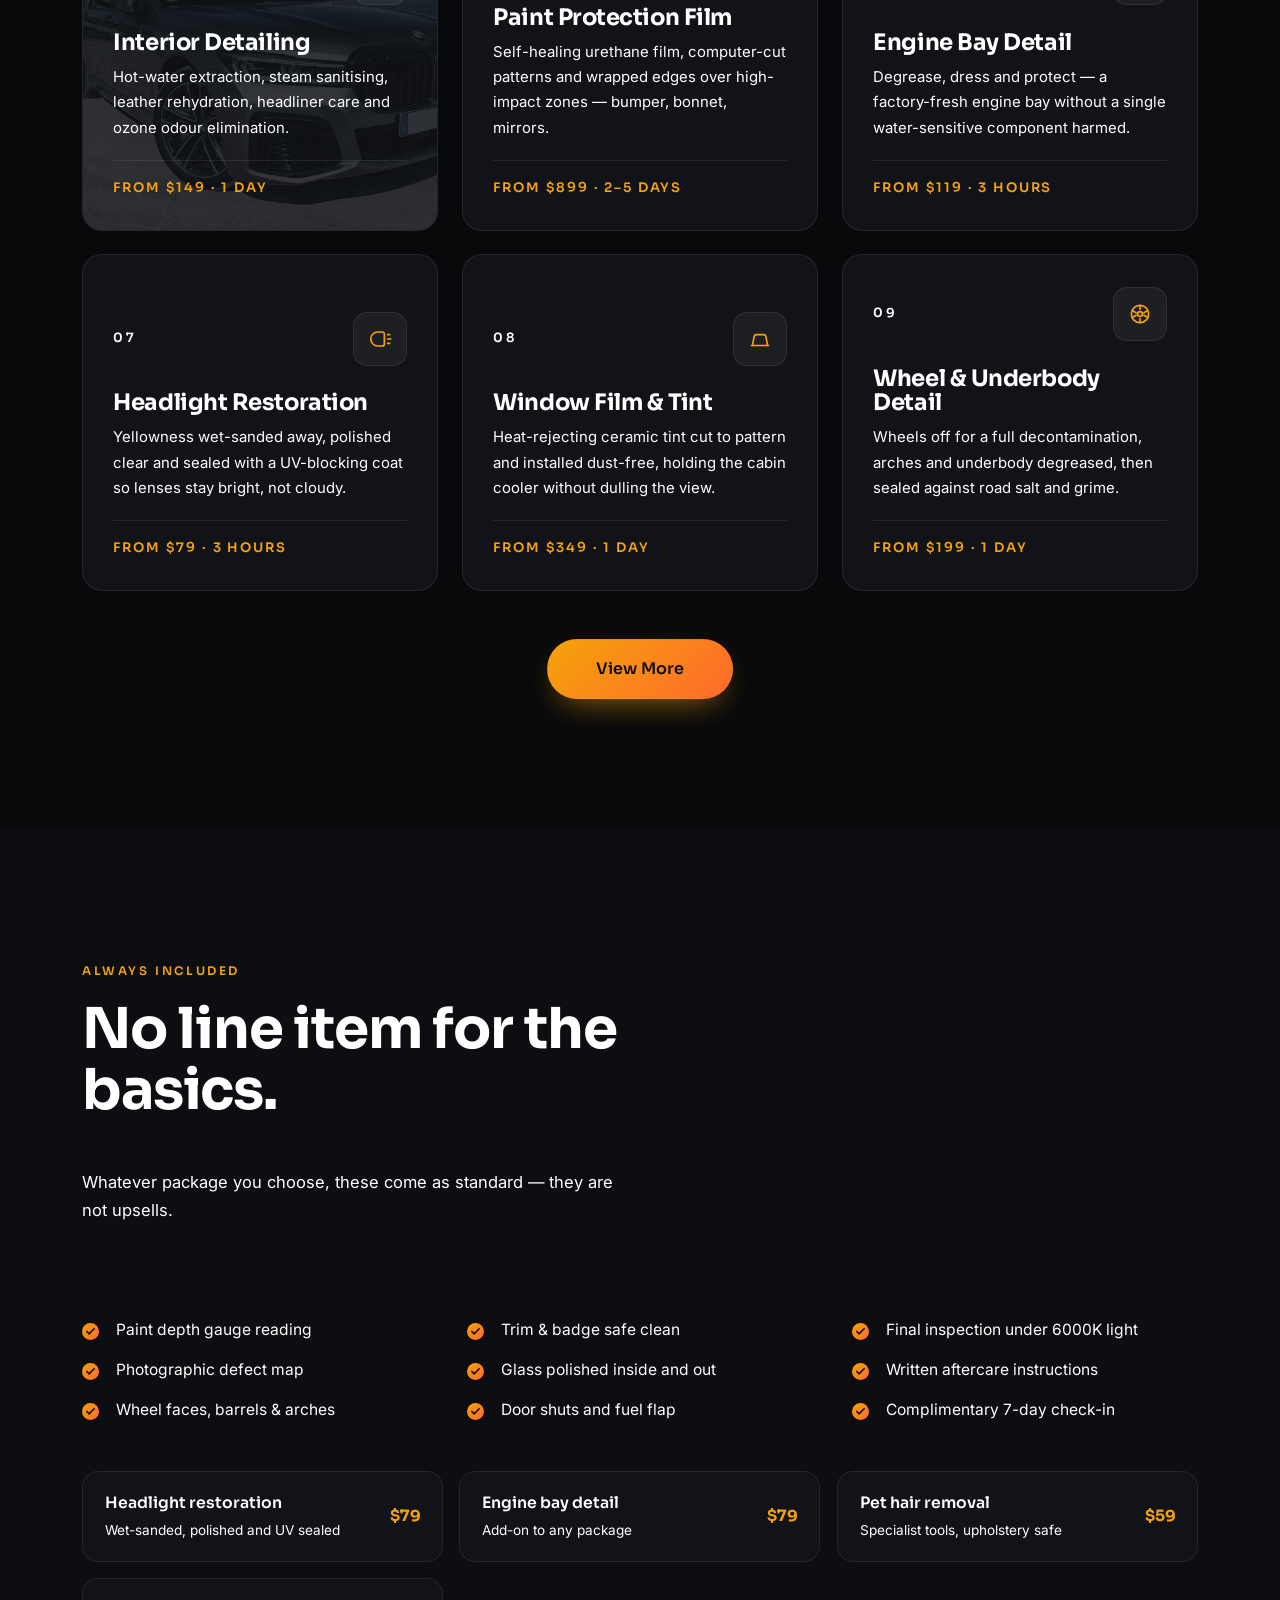
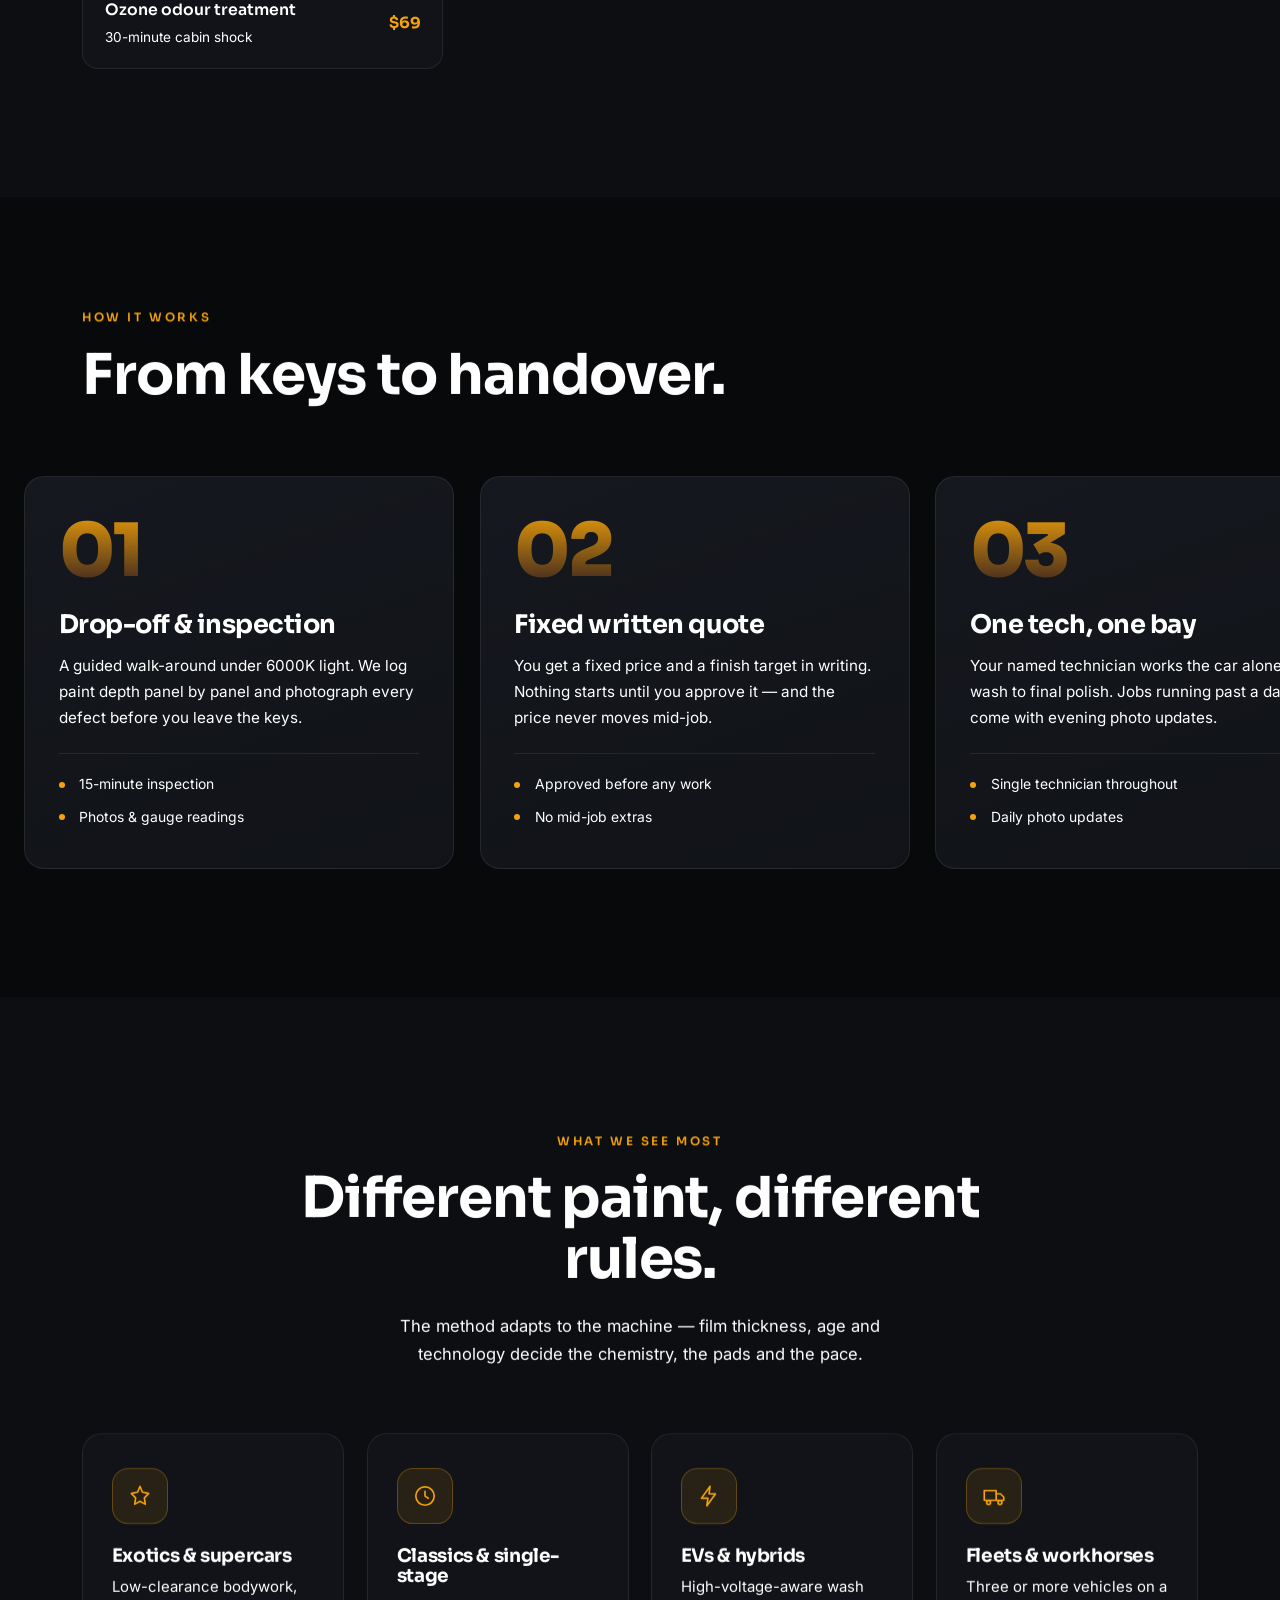
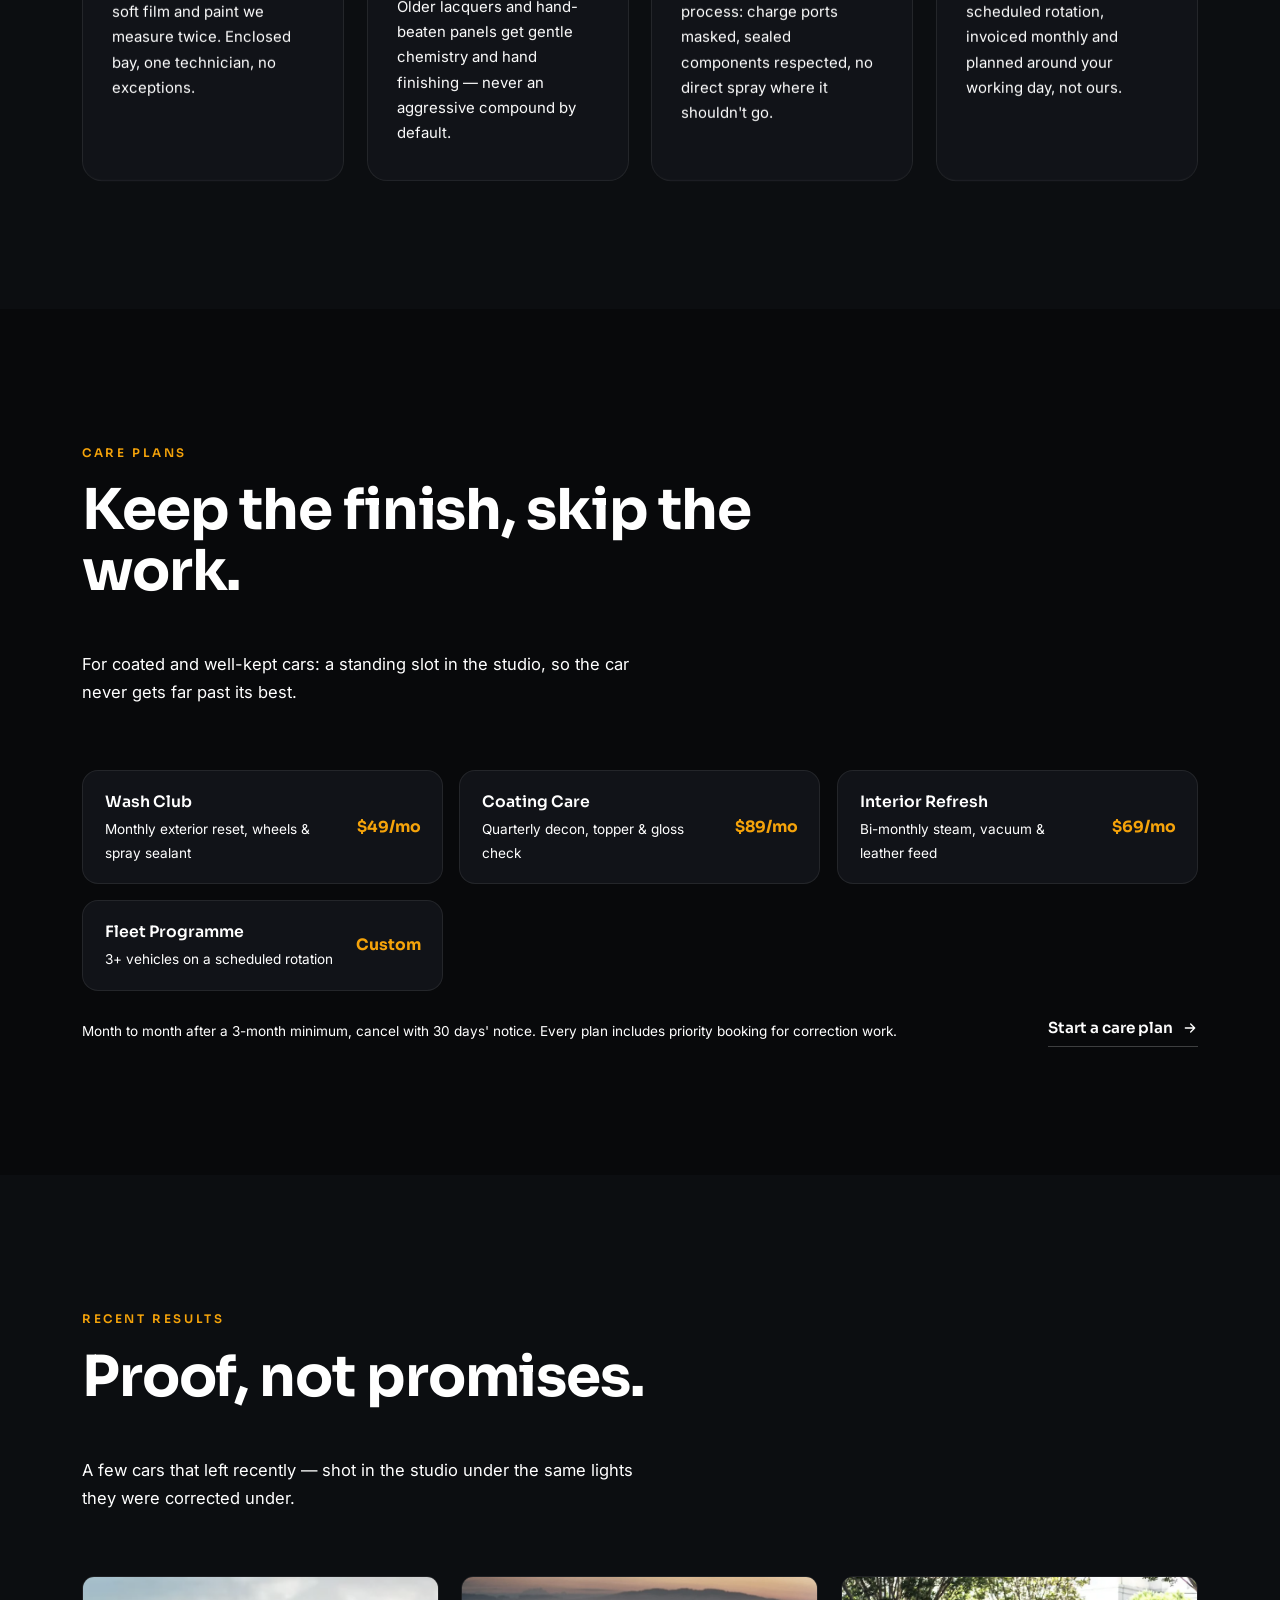
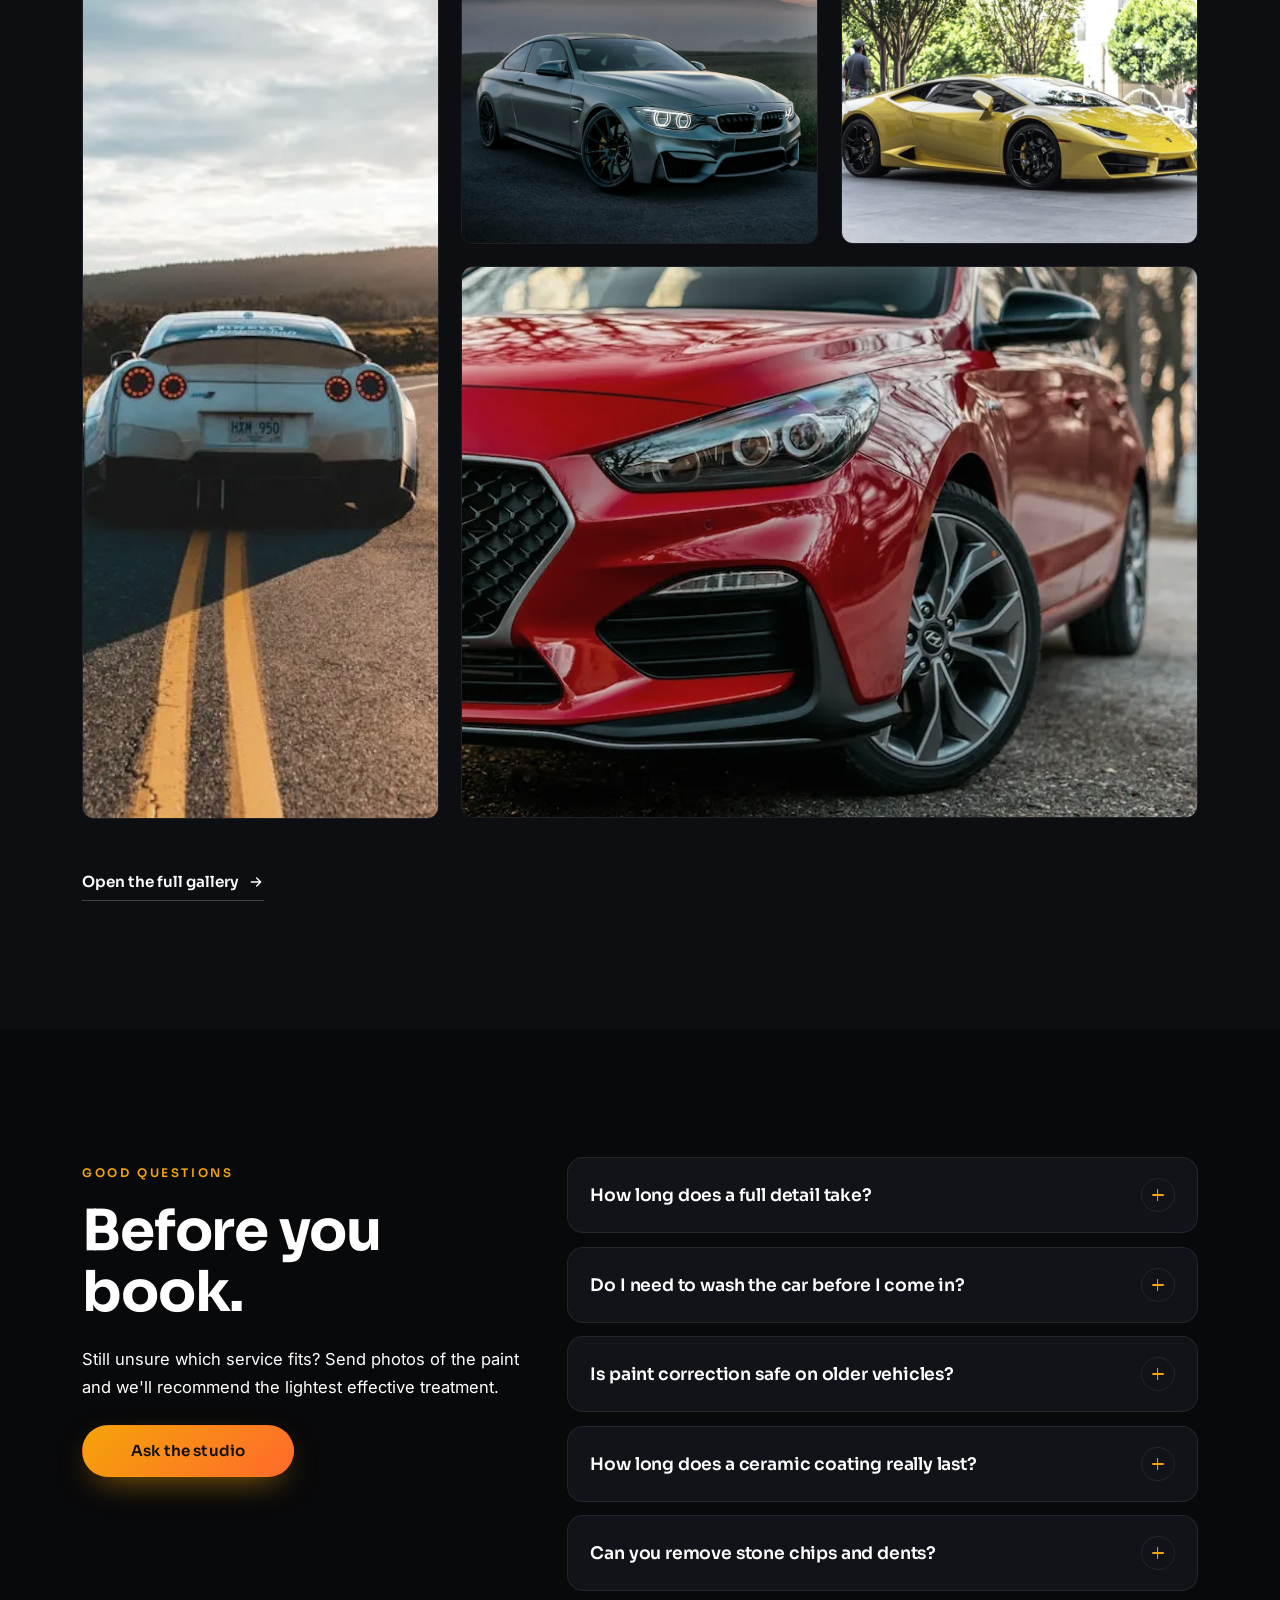
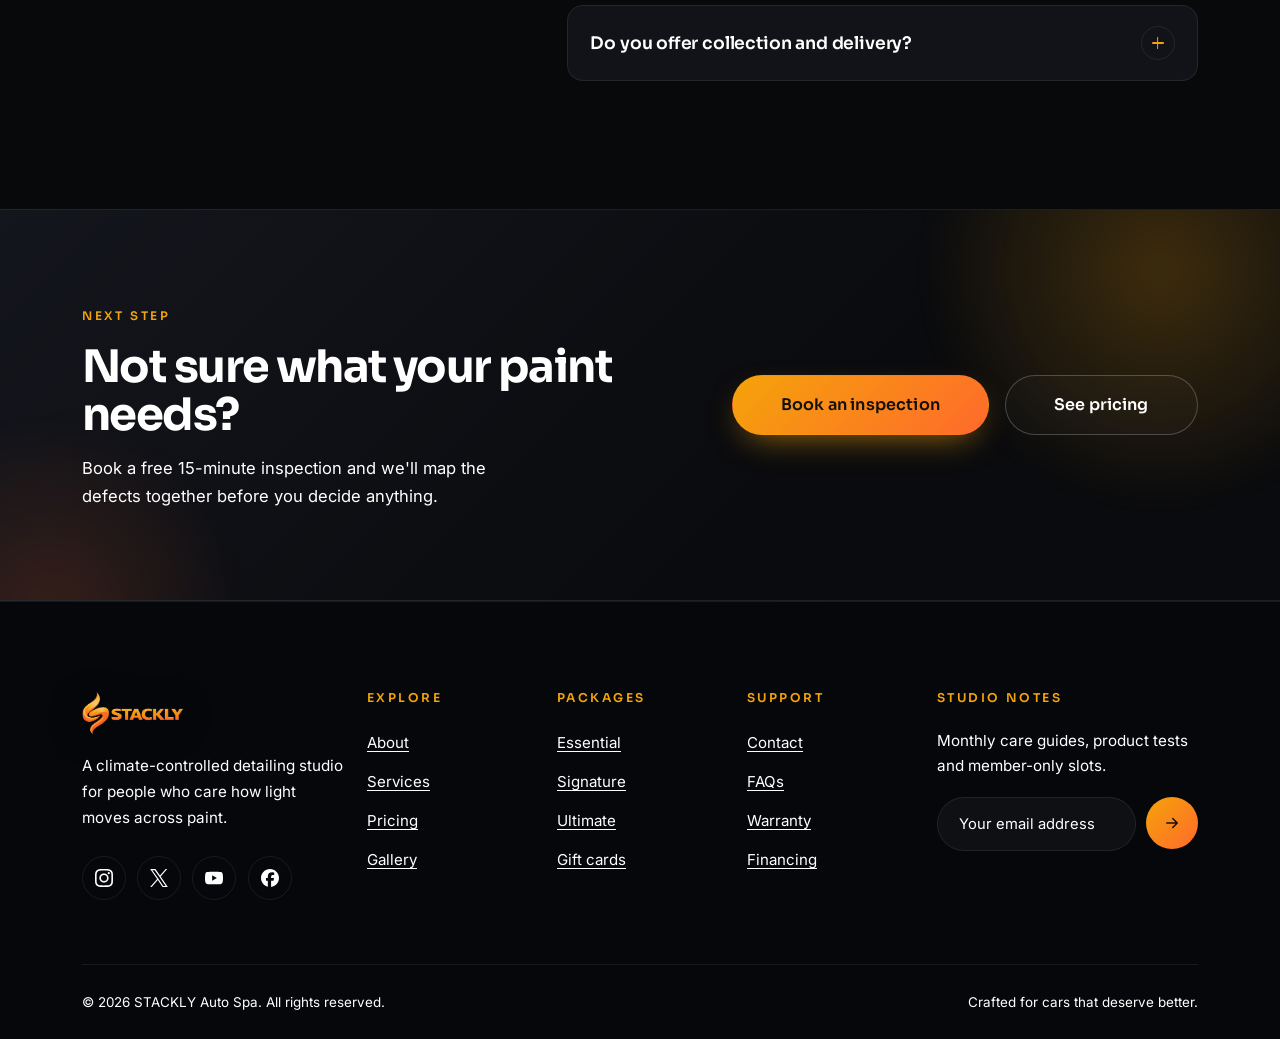
<file: services.html>
<!DOCTYPE html>
<html lang="en">
<head>
	<meta charset="UTF-8">
	<meta name="viewport" content="width=device-width, initial-scale=1.0">
	<meta name="description" content="Exterior detailing, paint correction, ceramic coating, interior restoration, PPF and engine bay detailing at STACKLY Auto Spa.">
	<title>Services — STACKLY Auto Spa</title>
	<script>document.documentElement.classList.add('js','is-loading');setTimeout(function(){document.documentElement.classList.remove('is-loading');},2600);</script>
	<link rel="icon" href="data:image/svg+xml,%3Csvg xmlns='http://www.w3.org/2000/svg' viewBox='0 0 64 64'%3E%3Cdefs%3E%3ClinearGradient id='g' x1='0' y1='0' x2='1' y2='1'%3E%3Cstop offset='0' stop-color='%23f5a30a'/%3E%3Cstop offset='1' stop-color='%23ff6a2b'/%3E%3C/linearGradient%3E%3C/defs%3E%3Crect width='64' height='64' rx='14' fill='%2308090b'/%3E%3Ccircle cx='32' cy='32' r='16' fill='none' stroke='url(%23g)' stroke-width='6'/%3E%3C/svg%3E">
	<link rel="icon" href="images/logo.webp" type="image/webp">

	<link rel="stylesheet" href="css/vendor/bootstrap.min.css">
	<link rel="stylesheet" href="css/fonts.css">
	<link rel="stylesheet" href="css/style.css">
	<link rel="stylesheet" href="css/pages.css">
</head>
<body>

	<!-- ============ NAVBAR ============ -->
	<nav class="navbar navbar-expand-lg fixed-top" id="navbar" aria-label="Primary">
		<div class="container-fluid px-lg-5">
			<a class="navbar-brand" href="index.html">
				<img src="images/logo.webp" alt="STACKLY Auto Spa" class="brand-logo" width="1200" height="493">
			</a>

			<div class="nav-cta d-none">
				<a href="contact.html" class="btn btn-accent btn-sm">Book Now</a>
			</div>

			<button class="navbar-toggler" type="button" data-bs-toggle="collapse" data-bs-target="#navMenu" aria-controls="navMenu" aria-expanded="false" aria-label="Toggle navigation">
				<span></span><span></span><span></span>
			</button>

			<div class="collapse navbar-collapse" id="navMenu">
				<ul class="navbar-nav ms-auto mb-2 mb-lg-0 align-items-lg-center">
					<li class="nav-item"><a class="nav-link" href="index.html">Home</a></li>
					<li class="nav-item"><a class="nav-link" href="about.html">About</a></li>
					<li class="nav-item"><a class="nav-link active" aria-current="page" href="services.html">Services</a></li>
					<li class="nav-item"><a class="nav-link" href="gallery.html">Gallery</a></li>
					<li class="nav-item"><a class="nav-link" href="pricing.html">Pricing</a></li>
					<li class="nav-item"><a class="nav-link" href="contact.html">Contact</a></li>
					<li class="nav-item"><a class="btn btn-ghost btn-sm px-4 ms-lg-1" href="login.html">Sign in</a></li>
					<li class="nav-item ms-lg-3">
						<a href="404.html" class="btn btn-accent btn-sm px-4 d-none d-lg-inline-flex" data-magnetic>Book Now</a>
					</li>
				<li class="nav-item d-lg-none mt-3"><a href="404.html" class="btn btn-accent btn-sm w-100">Book Now</a></li>
				</ul>
			</div>
		</div>
	</nav>

	<main>

		<!-- ============ PAGE HERO ============ -->
		<header class="page-hero">
			<div class="page-hero__bg">
				<img src="images/hero-services.webp" alt="" loading="eager" decoding="async">
				<div class="page-hero__veil"></div>
				<div class="page-hero__grain"></div>
			</div>
			<div class="container position-relative">
				<span class="eyebrow" data-anim="fade-up"><i></i>What we do</span>
				<h1 class="page-hero__title" data-split data-anim="fade-up">Services built around your paint.</h1>
				<p class="page-hero__lead" data-anim="fade-up">From a careful reset to a nine-year protective system — every service starts with a measured inspection and ends with a written report.</p>
				<nav class="crumbs" aria-label="Breadcrumb" data-anim="fade-up">
					<a href="index.html">Home</a><i>/</i><span aria-current="page">Services</span>
				</nav>
			</div>
		</header>

		<div class="marquee" aria-hidden="true">
			<div class="marquee__track">
				<div class="marquee__group">
					<span>Paint Correction</span><i>✦</i>
					<span>Ceramic Coating</span><i>✦</i>
					<span>Interior Restoration</span><i>✦</i>
					<span>Paint Protection Film</span><i>✦</i>
					<span>Headlight Renewal</span><i>✦</i>
					<span>Engine Bay Detail</span><i>✦</i>
				</div>
				<div class="marquee__group">
					<span>Paint Correction</span><i>✦</i>
					<span>Ceramic Coating</span><i>✦</i>
					<span>Interior Restoration</span><i>✦</i>
					<span>Paint Protection Film</span><i>✦</i>
					<span>Headlight Renewal</span><i>✦</i>
					<span>Engine Bay Detail</span><i>✦</i>
				</div>
			</div>
		</div>

		<!-- ============ SERVICES GRID ============ -->
		<section class="section">
			<div class="container">
				<div class="section-head section-head--center">
					<span class="eyebrow" data-anim="fade-up">The menu</span>
					<h2 class="section-title" data-split data-anim="fade-up">Nine ways to protect what you drive.</h2>
					<p class="section-text" data-anim="fade-up">Prices are starting points for a sedan. We confirm a fixed quote after the inspection — never after the work.</p>
				</div>

				<div class="services__grid" data-stagger>
					<article class="service-card">
						<div class="service-card__bg">
							<img src="images/svc-wash.webp" alt="" loading="lazy" decoding="async">
						</div>
						<div class="service-card__body">
							<div class="service-card__top">
								<span class="service-card__num">01</span>
								<span class="service-card__icon">
									<svg viewBox="0 0 24 24" width="26" height="26" fill="none" stroke="currentColor" stroke-width="1.5" stroke-linecap="round" stroke-linejoin="round" aria-hidden="true"><path d="M3 14h18M5 14l1.5-4.5A2 2 0 0 1 8.4 8h7.2a2 2 0 0 1 1.9 1.5L19 14M6 17.5a1.5 1.5 0 1 0 3 0 1.5 1.5 0 0 0-3 0Zm9 0a1.5 1.5 0 1 0 3 0 1.5 1.5 0 0 0-3 0Z"/></svg>
								</span>
							</div>
							<h3>Exterior Hand Wash</h3>
							<p>pH-neutral foam bath, two-bucket contact wash, wheel faces and barrels, then a touchless air dry with plush towels.</p>
							<span class="service-card__price">from $89 · 2 hours</span>
						</div>
					</article>

					<article class="service-card">
						<div class="service-card__bg">
							<img src="images/svc-correction.webp" alt="" loading="lazy" decoding="async">
						</div>
						<div class="service-card__body">
							<div class="service-card__top">
								<span class="service-card__num">02</span>
								<span class="service-card__icon">
									<svg viewBox="0 0 24 24" width="26" height="26" fill="none" stroke="currentColor" stroke-width="1.5" stroke-linecap="round" stroke-linejoin="round" aria-hidden="true"><circle cx="12" cy="12" r="7"/><circle cx="12" cy="12" r="2.5"/><path d="M12 3v2M12 19v2M3 12h2M19 12h2"/></svg>
								</span>
							</div>
							<h3>Paint Correction</h3>
							<p>Single to three-stage machine polishing under 6000K inspection lighting. Swirls, holograms and oxidation removed, clear coat respected.</p>
							<span class="service-card__price">from $349 · 1–3 days</span>
						</div>
					</article>

					<article class="service-card">
						<div class="service-card__bg">
							<img src="images/svc-ceramic.webp" alt="" loading="lazy" decoding="async">
						</div>
						<div class="service-card__body">
							<div class="service-card__top">
								<span class="service-card__num">03</span>
								<span class="service-card__icon">
									<svg viewBox="0 0 24 24" width="26" height="26" fill="none" stroke="currentColor" stroke-width="1.5" stroke-linecap="round" stroke-linejoin="round" aria-hidden="true"><path d="M12 3l7 3v5c0 4.5-3 8.3-7 10-4-1.7-7-5.5-7-10V6l7-3Z"/><path d="M9.5 12l1.8 1.8L15 10"/></svg>
								</span>
							</div>
							<h3>Ceramic Coating</h3>
							<p>Graphene-infused 9H coatings for years of hydrophobic gloss, applied in a filtered bay and cured under controlled heat.</p>
							<span class="service-card__price">from $699 · 2–4 days</span>
						</div>
					</article>

					<article class="service-card">
						<div class="service-card__bg">
							<img src="images/svc-interior.webp" alt="" loading="lazy" decoding="async">
						</div>
						<div class="service-card__body">
							<div class="service-card__top">
								<span class="service-card__num">04</span>
								<span class="service-card__icon">
									<svg viewBox="0 0 24 24" width="26" height="26" fill="none" stroke="currentColor" stroke-width="1.5" stroke-linecap="round" stroke-linejoin="round" aria-hidden="true"><path d="M4 18v-6a3 3 0 0 1 3-3h10a3 3 0 0 1 3 3v6M4 14h16M7 9V7a2 2 0 0 1 2-2h6a2 2 0 0 1 2 2v2M6 18v2M18 18v2"/></svg>
								</span>
							</div>
							<h3>Interior Detailing</h3>
							<p>Hot-water extraction, steam sanitising, leather rehydration, headliner care and ozone odour elimination.</p>
							<span class="service-card__price">from $149 · 1 day</span>
						</div>
					</article>

					<article class="service-card">
						<div class="service-card__bg">
							<img src="images/svc-ppf.webp" alt="" loading="lazy" decoding="async">
						</div>
						<div class="service-card__body">
							<div class="service-card__top">
								<span class="service-card__num">05</span>
								<span class="service-card__icon">
									<svg viewBox="0 0 24 24" width="26" height="26" fill="none" stroke="currentColor" stroke-width="1.5" stroke-linecap="round" stroke-linejoin="round" aria-hidden="true"><path d="M3 7l9-4 9 4-9 4-9-4Z"/><path d="M3 12l9 4 9-4M3 17l9 4 9-4"/></svg>
								</span>
							</div>
							<h3>Paint Protection Film</h3>
							<p>Self-healing urethane film, computer-cut patterns and wrapped edges over high-impact zones — bumper, bonnet, mirrors.</p>
							<span class="service-card__price">from $899 · 2–5 days</span>
						</div>
					</article>

					<article class="service-card">
						<div class="service-card__bg">
							<img src="images/svc-engine.webp" alt="" loading="lazy" decoding="async">
						</div>
						<div class="service-card__body">
							<div class="service-card__top">
								<span class="service-card__num">06</span>
								<span class="service-card__icon">
									<svg viewBox="0 0 24 24" width="26" height="26" fill="none" stroke="currentColor" stroke-width="1.5" stroke-linecap="round" stroke-linejoin="round" aria-hidden="true"><path d="M12 3c3 3.5 5 6.3 5 9a5 5 0 0 1-10 0c0-2.7 2-5.5 5-9Z"/><path d="M9.5 13.5a2.5 2.5 0 0 0 2.5 2.5"/></svg>
								</span>
							</div>
							<h3>Engine Bay Detail</h3>
							<p>Degrease, dress and protect — a factory-fresh engine bay without a single water-sensitive component harmed.</p>
							<span class="service-card__price">from $119 · 3 hours</span>
						</div>
					</article>

					<article class="service-card">
						<div class="service-card__bg">
							<img src="images/svc-headlight.webp" alt="" loading="lazy" decoding="async">
						</div>
						<div class="service-card__body">
							<div class="service-card__top">
								<span class="service-card__num">07</span>
								<span class="service-card__icon">
									<svg viewBox="0 0 24 24" width="26" height="26" fill="none" stroke="currentColor" stroke-width="1.5" stroke-linecap="round" stroke-linejoin="round" aria-hidden="true"><path d="M14 5.5h-4a6.5 6.5 0 0 0 0 13h4a2 2 0 0 0 2-2v-9a2 2 0 0 0-2-2Z"/><path d="M19 8h2M19 12h3M19 16h2"/></svg>
								</span>
							</div>
							<h3>Headlight Restoration</h3>
							<p>Yellowness wet-sanded away, polished clear and sealed with a UV-blocking coat so lenses stay bright, not cloudy.</p>
							<span class="service-card__price">from $79 · 3 hours</span>
						</div>
					</article>

					<article class="service-card">
						<div class="service-card__bg">
							<img src="images/svc-film.webp" alt="" loading="lazy" decoding="async">
						</div>
						<div class="service-card__body">
							<div class="service-card__top">
								<span class="service-card__num">08</span>
								<span class="service-card__icon">
									<svg viewBox="0 0 24 24" width="26" height="26" fill="none" stroke="currentColor" stroke-width="1.5" stroke-linecap="round" stroke-linejoin="round" aria-hidden="true"><path d="M5 18l1.6-8.4A2 2 0 0 1 8.56 8h6.88a2 2 0 0 1 1.96 1.6L19 18"/><path d="M4 18h16"/></svg>
								</span>
							</div>
							<h3>Window Film &amp; Tint</h3>
							<p>Heat-rejecting ceramic tint cut to pattern and installed dust-free, holding the cabin cooler without dulling the view.</p>
							<span class="service-card__price">from $349 · 1 day</span>
						</div>
					</article>

					<article class="service-card">
						<div class="service-card__bg">
							<img src="images/studio-lift.webp" alt="" loading="lazy" decoding="async">
						</div>
						<div class="service-card__body">
							<div class="service-card__top">
								<span class="service-card__num">09</span>
								<span class="service-card__icon">
									<svg viewBox="0 0 24 24" width="26" height="26" fill="none" stroke="currentColor" stroke-width="1.5" stroke-linecap="round" stroke-linejoin="round" aria-hidden="true"><circle cx="12" cy="12" r="8"/><circle cx="12" cy="12" r="2.2"/><path d="M12 4v3.8M18.9 9l-3.3 1.9M18.9 15l-3.3-1.9M12 20v-3.8M5.1 15l3.3-1.9M5.1 9l3.3 1.9"/></svg>
								</span>
							</div>
							<h3>Wheel &amp; Underbody Detail</h3>
							<p>Wheels off for a full decontamination, arches and underbody degreased, then sealed against road salt and grime.</p>
							<span class="service-card__price">from $199 · 1 day</span>
						</div>
					</article>
				</div>

				<div class="text-center mt-5" data-anim="fade-up">
					<a href="404.html" class="btn btn-accent btn-lg px-5">View More</a>
				</div>
			</div>
		</section>

		<!-- ============ INCLUDED ============ -->
		<section class="section section--muted">
			<div class="container">
				<div class="section-head head-row">
					<div>
						<span class="eyebrow" data-anim="fade-up">Always included</span>
						<h2 class="section-title" data-split data-anim="fade-up">No line item for the basics.</h2>
					</div>
					<p class="section-text mb-0" data-anim="fade-up">Whatever package you choose, these come as standard — they are not upsells.</p>
				</div>

				<div class="incl-grid" data-stagger>
					<ul class="check-list mb-0">
						<li>Paint depth gauge reading</li>
						<li>Photographic defect map</li>
						<li>Wheel faces, barrels &amp; arches</li>
					<li class="nav-item d-lg-none mt-3"><a href="404.html" class="btn btn-accent btn-sm w-100">Book Now</a></li>
				</ul>
					<ul class="check-list mb-0">
						<li>Trim &amp; badge safe clean</li>
						<li>Glass polished inside and out</li>
						<li>Door shuts and fuel flap</li>
					<li class="nav-item d-lg-none mt-3"><a href="404.html" class="btn btn-accent btn-sm w-100">Book Now</a></li>
				</ul>
					<ul class="check-list mb-0">
						<li>Final inspection under 6000K light</li>
						<li>Written aftercare instructions</li>
						<li>Complimentary 7-day check-in</li>
					<li class="nav-item d-lg-none mt-3"><a href="404.html" class="btn btn-accent btn-sm w-100">Book Now</a></li>
				</ul>
				</div>

				<div class="addons mt-5" data-stagger>
					<div class="addon">
						<div>
							<strong>Headlight restoration</strong>
							<small>Wet-sanded, polished and UV sealed</small>
						</div>
						<span>$79</span>
					</div>
					<div class="addon">
						<div>
							<strong>Engine bay detail</strong>
							<small>Add-on to any package</small>
						</div>
						<span>$79</span>
					</div>
					<div class="addon">
						<div>
							<strong>Pet hair removal</strong>
							<small>Specialist tools, upholstery safe</small>
						</div>
						<span>$59</span>
					</div>
					<div class="addon">
						<div>
							<strong>Ozone odour treatment</strong>
							<small>30-minute cabin shock</small>
						</div>
						<span>$69</span>
					</div>
				</div>
			</div>
		</section>

		<!-- ============ HOW IT WORKS ============ -->
		<section class="section process" id="how-it-works">
			<div class="process__head container">
				<span class="eyebrow" data-anim="fade-up">How it works</span>
				<h2 class="section-title" data-split data-anim="fade-up">From keys to handover.</h2>
			</div>

			<div class="process__viewport">
				<div class="process__track">
					<article class="process-step">
						<span class="process-step__num">01</span>
						<h3>Drop-off &amp; inspection</h3>
						<p>A guided walk-around under 6000K light. We log paint depth panel by panel and photograph every defect before you leave the keys.</p>
						<ul>
							<li>15-minute inspection</li>
							<li>Photos &amp; gauge readings</li>
						<li class="nav-item d-lg-none mt-3"><a href="404.html" class="btn btn-accent btn-sm w-100">Book Now</a></li>
				</ul>
					</article>

					<article class="process-step">
						<span class="process-step__num">02</span>
						<h3>Fixed written quote</h3>
						<p>You get a fixed price and a finish target in writing. Nothing starts until you approve it — and the price never moves mid-job.</p>
						<ul>
							<li>Approved before any work</li>
							<li>No mid-job extras</li>
						<li class="nav-item d-lg-none mt-3"><a href="404.html" class="btn btn-accent btn-sm w-100">Book Now</a></li>
				</ul>
					</article>

					<article class="process-step">
						<span class="process-step__num">03</span>
						<h3>One tech, one bay</h3>
						<p>Your named technician works the car alone, from wash to final polish. Jobs running past a day come with evening photo updates.</p>
						<ul>
							<li>Single technician throughout</li>
							<li>Daily photo updates</li>
						<li class="nav-item d-lg-none mt-3"><a href="404.html" class="btn btn-accent btn-sm w-100">Book Now</a></li>
				</ul>
					</article>

					<article class="process-step">
						<span class="process-step__num">04</span>
						<h3>Handover &amp; aftercare</h3>
						<p>We walk the finish together under the lights, hand over the written report and set your wash routine. A free 7-day check-in is included.</p>
						<ul>
							<li>Written report &amp; warranty</li>
							<li>Free 7-day check-in</li>
						<li class="nav-item d-lg-none mt-3"><a href="404.html" class="btn btn-accent btn-sm w-100">Book Now</a></li>
				</ul>
					</article>
				</div>
			</div>
		</section>

		<!-- ============ VEHICLE SPECIALISMS ============ -->
		<section class="section section--muted" id="specialisms">
			<div class="container">
				<div class="section-head section-head--center">
					<span class="eyebrow" data-anim="fade-up">What we see most</span>
					<h2 class="section-title" data-split data-anim="fade-up">Different paint, different rules.</h2>
					<p class="section-text" data-anim="fade-up">The method adapts to the machine — film thickness, age and technology decide the chemistry, the pads and the pace.</p>
				</div>

				<div class="values-grid" data-stagger>
					<article class="value-card">
						<div class="value-card__icon">
							<svg viewBox="0 0 24 24" width="26" height="26" fill="none" stroke="currentColor" stroke-width="1.5" stroke-linecap="round" stroke-linejoin="round" aria-hidden="true"><path d="M12 3l2.2 5.3L20 9.6l-4 4.1.9 5.8-4.9-2.7L7.1 19.5l.9-5.8-4-4.1 5.8-1.3L12 3Z"/></svg>
						</div>
						<h3>Exotics &amp; supercars</h3>
						<p>Low-clearance bodywork, soft film and paint we measure twice. Enclosed bay, one technician, no exceptions.</p>
					</article>

					<article class="value-card">
						<div class="value-card__icon">
							<svg viewBox="0 0 24 24" width="26" height="26" fill="none" stroke="currentColor" stroke-width="1.5" stroke-linecap="round" stroke-linejoin="round" aria-hidden="true"><circle cx="12" cy="12" r="8.5"/><path d="M12 7.5V12l3 2"/></svg>
						</div>
						<h3>Classics &amp; single-stage</h3>
						<p>Older lacquers and hand-beaten panels get gentle chemistry and hand finishing — never an aggressive compound by default.</p>
					</article>

					<article class="value-card">
						<div class="value-card__icon">
							<svg viewBox="0 0 24 24" width="26" height="26" fill="none" stroke="currentColor" stroke-width="1.5" stroke-linecap="round" stroke-linejoin="round" aria-hidden="true"><path d="M13 3 5 14h6l-1 7 8-11h-6l1-7Z"/></svg>
						</div>
						<h3>EVs &amp; hybrids</h3>
						<p>High-voltage-aware wash process: charge ports masked, sealed components respected, no direct spray where it shouldn't go.</p>
					</article>

					<article class="value-card">
						<div class="value-card__icon">
							<svg viewBox="0 0 24 24" width="26" height="26" fill="none" stroke="currentColor" stroke-width="1.5" stroke-linecap="round" stroke-linejoin="round" aria-hidden="true"><path d="M3 7h11v9H3z"/><path d="M14 10h4l3 3v3h-7"/><circle cx="7" cy="18" r="1.8"/><circle cx="17.5" cy="18" r="1.8"/></svg>
						</div>
						<h3>Fleets &amp; workhorses</h3>
						<p>Three or more vehicles on a scheduled rotation, invoiced monthly and planned around your working day, not ours.</p>
					</article>
				</div>
			</div>
		</section>

		<!-- ============ CARE PLANS ============ -->
		<section class="section" id="care-plans">
			<div class="container">
				<div class="section-head head-row">
					<div>
						<span class="eyebrow" data-anim="fade-up">Care plans</span>
						<h2 class="section-title" data-split data-anim="fade-up">Keep the finish, skip the work.</h2>
					</div>
					<p class="section-text mb-0" data-anim="fade-up">For coated and well-kept cars: a standing slot in the studio, so the car never gets far past its best.</p>
				</div>

				<div class="addons" data-stagger>
					<div class="addon">
						<div>
							<strong>Wash Club</strong>
							<small>Monthly exterior reset, wheels &amp; spray sealant</small>
						</div>
						<span>$49/mo</span>
					</div>
					<div class="addon">
						<div>
							<strong>Coating Care</strong>
							<small>Quarterly decon, topper &amp; gloss check</small>
						</div>
						<span>$89/mo</span>
					</div>
					<div class="addon">
						<div>
							<strong>Interior Refresh</strong>
							<small>Bi-monthly steam, vacuum &amp; leather feed</small>
						</div>
						<span>$69/mo</span>
					</div>
					<div class="addon">
						<div>
							<strong>Fleet Programme</strong>
							<small>3+ vehicles on a scheduled rotation</small>
						</div>
						<span>Custom</span>
					</div>
				</div>

				<div class="mt-4 d-flex flex-wrap align-items-center justify-content-between gap-3" data-anim="fade-up">
					<p class="table-note mt-0 mb-0">Month to month after a 3-month minimum, cancel with 30 days' notice. Every plan includes priority booking for correction work.</p>
					<a href="404.html" class="link-arrow">Start a care plan
						<svg viewBox="0 0 24 24" width="16" height="16" aria-hidden="true"><path d="M5 12h14M13 6l6 6-6 6" stroke="currentColor" stroke-width="2" fill="none" stroke-linecap="round" stroke-linejoin="round"/></svg>
					</a>
				</div>
			</div>
		</section>

		<!-- ============ RESULTS PREVIEW ============ -->
		<section class="section section--muted" id="results">
			<div class="container">
				<div class="section-head head-row">
					<div>
						<span class="eyebrow" data-anim="fade-up">Recent results</span>
						<h2 class="section-title" data-split data-anim="fade-up">Proof, not promises.</h2>
					</div>
					<p class="section-text mb-0" data-anim="fade-up">A few cars that left recently — shot in the studio under the same lights they were corrected under.</p>
				</div>

				<div class="gallery__grid" data-stagger>
					<figure class="gallery__item gallery__item--tall">
						<img src="images/gallery-5.webp" alt="Sports car after a complete detail" loading="lazy" decoding="async">
						<figcaption><span>Full Detail</span><strong>Weekend Coupe</strong></figcaption>
					</figure>
					<figure class="gallery__item">
						<img src="images/gallery-6.webp" alt="Saloon after multi-stage polishing" loading="lazy" decoding="async">
						<figcaption><span>Two-Stage Correction</span><strong>Executive Saloon</strong></figcaption>
					</figure>
					<figure class="gallery__item">
						<img src="images/gallery-7.webp" alt="Vehicle after a maintenance detail" loading="lazy" decoding="async">
						<figcaption><span>Maintenance Detail</span><strong>City Runabout</strong></figcaption>
					</figure>
					<figure class="gallery__item gallery__item--wide">
						<img src="images/gallery-8.webp" alt="Luxury car after a graphene coating" loading="lazy" decoding="async">
						<figcaption><span>Graphene Coating</span><strong>Luxury Line</strong></figcaption>
					</figure>
				</div>

				<div class="mt-5" data-anim="fade-up">
					<a href="404.html" class="link-arrow">Open the full gallery
						<svg viewBox="0 0 24 24" width="16" height="16" aria-hidden="true"><path d="M5 12h14M13 6l6 6-6 6" stroke="currentColor" stroke-width="2" fill="none" stroke-linecap="round" stroke-linejoin="round"/></svg>
					</a>
				</div>
			</div>
		</section>

		<!-- ============ FAQ ============ -->
		<section class="section">
			<div class="container">
				<div class="row g-5">
					<div class="col-lg-5">
						<span class="eyebrow" data-anim="fade-up">Good questions</span>
						<h2 class="section-title" data-split data-anim="fade-up">Before you book.</h2>
						<p class="section-text" data-anim="fade-up">Still unsure which service fits? Send photos of the paint and we'll recommend the lightest effective treatment.</p>
						<div class="mt-4" data-anim="fade-up">
							<a href="404.html" class="btn btn-accent px-5" data-magnetic>Ask the studio</a>
						</div>
					</div>

					<div class="col-lg-7">
						<div class="faq" id="faqServices" data-stagger>
							<div class="faq__item">
								<h3 class="faq__q mb-0">
									<button class="faq__btn" type="button" data-bs-toggle="collapse" data-bs-target="#faq-1" aria-expanded="false">
										How long does a full detail take?
										<span class="faq__icon" aria-hidden="true"></span>
									</button>
								</h3>
								<div class="faq__body collapse" id="faq-1">
									<p>Two to four hours for a Signature detail. Correction and coating work runs one to four days depending on how much clear coat has to be refined and how long the coating needs to cure.</p>
								</div>
							</div>

							<div class="faq__item">
								<h3 class="faq__q mb-0">
									<button class="faq__btn" type="button" data-bs-toggle="collapse" data-bs-target="#faq-2" aria-expanded="false">
										Do I need to wash the car before I come in?
										<span class="faq__icon" aria-hidden="true"></span>
									</button>
								</h3>
								<div class="faq__body collapse" id="faq-2">
									<p>No — please don't. We want to inspect the car exactly as it arrives so the report reflects reality. Our first step is always a decontamination wash of our own.</p>
								</div>
							</div>

							<div class="faq__item">
								<h3 class="faq__q mb-0">
									<button class="faq__btn" type="button" data-bs-toggle="collapse" data-bs-target="#faq-3" aria-expanded="false">
										Is paint correction safe on older vehicles?
										<span class="faq__icon" aria-hidden="true"></span>
									</button>
								</h3>
								<div class="faq__body collapse" id="faq-3">
									<p>Yes, and it's where measured work matters most. We gauge every panel first, then choose a pad and compound that removes defects while leaving the maximum possible clear coat — or single-stage paint — intact.</p>
									<p>If a defect is too deep to remove safely, we stop and show you the reading rather than chasing a perfect result at the panel's expense.</p>
								</div>
							</div>

							<div class="faq__item">
								<h3 class="faq__q mb-0">
									<button class="faq__btn" type="button" data-bs-toggle="collapse" data-bs-target="#faq-4" aria-expanded="false">
										How long does a ceramic coating really last?
										<span class="faq__icon" aria-hidden="true"></span>
									</button>
								</h3>
								<div class="faq__body collapse" id="faq-4">
									<p>Two to nine years depending on the product and how the car is stored. Longevity comes from preparation and aftercare, not the bottle — which is why every coating leaves with a written warranty and a wash routine.</p>
								</div>
							</div>

							<div class="faq__item">
								<h3 class="faq__q mb-0">
									<button class="faq__btn" type="button" data-bs-toggle="collapse" data-bs-target="#faq-5" aria-expanded="false">
										Can you remove stone chips and dents?
										<span class="faq__icon" aria-hidden="true"></span>
									</button>
								</h3>
								<div class="faq__body collapse" id="faq-5">
									<p>Stone chips can be colour-matched and blended as part of a correction booking. Dent removal is a separate craft — we work with a trusted paintless dent repair partner and can arrange it alongside your detail.</p>
								</div>
							</div>

							<div class="faq__item">
								<h3 class="faq__q mb-0">
									<button class="faq__btn" type="button" data-bs-toggle="collapse" data-bs-target="#faq-6" aria-expanded="false">
										Do you offer collection and delivery?
										<span class="faq__icon" aria-hidden="true"></span>
									</button>
								</h3>
								<div class="faq__body collapse" id="faq-6">
									<p>Yes — free within 10 miles of the studio for correction and coating bookings, and a flat $45 beyond that. Enclosed transport is available for collector vehicles on request.</p>
								</div>
							</div>
						</div>
					</div>
				</div>
			</div>
		</section>

		<!-- ============ CTA ============ -->
		<section class="cta-band">
			<div class="container">
				<div class="cta-band__inner">
					<div>
						<span class="eyebrow" data-anim="fade-up">Next step</span>
						<h2 data-split data-anim="fade-up">Not sure what your paint needs?</h2>
						<p data-anim="fade-up">Book a free 15-minute inspection and we'll map the defects together before you decide anything.</p>
					</div>
					<div class="cta-band__actions" data-anim="fade-up">
						<a href="404.html" class="btn btn-accent btn-lg px-5" data-magnetic>Book an inspection</a>
						<a href="404.html" class="btn btn-ghost btn-lg px-5">See pricing</a>
					</div>
				</div>
			</div>
		</section>

	</main>

	<!-- ============ FOOTER ============ -->
	<footer class="footer">
		<div class="container">
			<div class="row g-4 footer__top">
				<div class="col-lg-3">
					<a class="navbar-brand footer__brand" href="index.html">
						<img src="images/logo.webp" alt="STACKLY Auto Spa" class="brand-logo" width="1200" height="493">
					</a>
					<p>A climate-controlled detailing studio for people who care how light moves across paint.</p>
					<div class="footer__social">
						<a href="404.html"aria-label="Instagram"><svg viewBox="0 0 24 24" width="18" height="18" fill="currentColor" aria-hidden="true"><path d="M7.0301.084c-1.2768.0602-2.1487.264-2.911.5634-.7888.3075-1.4575.72-2.1228 1.3877-.6652.6677-1.075 1.3368-1.3802 2.127-.2954.7638-.4956 1.6365-.552 2.914-.0564 1.2775-.0689 1.6882-.0626 4.947.0062 3.2586.0206 3.6671.0825 4.9473.061 1.2765.264 2.1482.5635 2.9107.308.7889.72 1.4573 1.388 2.1228.6679.6655 1.3365 1.0743 2.1285 1.38.7632.295 1.6361.4961 2.9134.552 1.2773.056 1.6884.069 4.9462.0627 3.2578-.0062 3.668-.0207 4.9478-.0814 1.28-.0607 2.147-.2652 2.9098-.5633.7889-.3086 1.4578-.72 2.1228-1.3881.665-.6682 1.0745-1.3378 1.3795-2.1284.2957-.7632.4966-1.636.552-2.9124.056-1.2809.0692-1.6898.063-4.948-.0063-3.2583-.021-3.6668-.0817-4.9465-.0607-1.2797-.264-2.1487-.5633-2.9117-.3084-.7889-.72-1.4568-1.3876-2.1228C21.2982 1.33 20.628.9208 19.8378.6165 19.074.321 18.2017.1197 16.9244.0645 15.6471.0093 15.236-.005 11.977.0014 8.718.0076 8.31.0215 7.0301.0839m.1402 21.6932c-1.17-.0509-1.8053-.2453-2.2287-.408-.5606-.216-.96-.4771-1.3819-.895-.422-.4178-.6811-.8186-.9-1.378-.1644-.4234-.3624-1.058-.4171-2.228-.0595-1.2645-.072-1.6442-.079-4.848-.007-3.2037.0053-3.583.0607-4.848.05-1.169.2456-1.805.408-2.2282.216-.5613.4762-.96.895-1.3816.4188-.4217.8184-.6814 1.3783-.9003.423-.1651 1.0575-.3614 2.227-.4171 1.2655-.06 1.6447-.072 4.848-.079 3.2033-.007 3.5835.005 4.8495.0608 1.169.0508 1.8053.2445 2.228.408.5608.216.96.4754 1.3816.895.4217.4194.6816.8176.9005 1.3787.1653.4217.3617 1.056.4169 2.2263.0602 1.2655.0739 1.645.0796 4.848.0058 3.203-.0055 3.5834-.061 4.848-.051 1.17-.245 1.8055-.408 2.2294-.216.5604-.4763.96-.8954 1.3814-.419.4215-.8181.6811-1.3783.9-.4224.1649-1.0577.3617-2.2262.4174-1.2656.0595-1.6448.072-4.8493.079-3.2045.007-3.5825-.006-4.848-.0608M16.953 5.5864A1.44 1.44 0 1 0 18.39 4.144a1.44 1.44 0 0 0-1.437 1.4424M5.8385 12.012c.0067 3.4032 2.7706 6.1557 6.173 6.1493 3.4026-.0065 6.157-2.7701 6.1506-6.1733-.0065-3.4032-2.771-6.1565-6.174-6.1498-3.403.0067-6.156 2.771-6.1496 6.1738M8 12.0077a4 4 0 1 1 4.008 3.9921A3.9996 3.9996 0 0 1 8 12.0077"/></svg></a>
						<a href="404.html"aria-label="Twitter / X"><svg viewBox="0 0 24 24" width="18" height="18" fill="currentColor" aria-hidden="true"><path d="M14.234 10.162 22.977 0h-2.072l-7.591 8.824L7.251 0H.258l9.168 13.343L.258 24H2.33l8.016-9.318L16.749 24h6.993zm-2.837 3.299-.929-1.329L3.076 1.56h3.182l5.965 8.532.929 1.329 7.754 11.09h-3.182z"/></svg></a>
						<a href="404.html"aria-label="YouTube"><svg viewBox="0 0 24 24" width="18" height="18" fill="currentColor" aria-hidden="true"><path d="M23.498 6.186a3.016 3.016 0 0 0-2.122-2.136C19.505 3.545 12 3.545 12 3.545s-7.505 0-9.377.505A3.017 3.017 0 0 0 .502 6.186C0 8.07 0 12 0 12s0 3.93.502 5.814a3.016 3.016 0 0 0 2.122 2.136c1.871.505 9.376.505 9.376.505s7.505 0 9.377-.505a3.015 3.015 0 0 0 2.122-2.136C24 15.93 24 12 24 12s0-3.93-.502-5.814zM9.545 15.568V8.432L15.818 12l-6.273 3.568z"/></svg></a>
						<a href="404.html"aria-label="Facebook"><svg viewBox="0 0 24 24" width="18" height="18" fill="currentColor" aria-hidden="true"><path d="M9.101 23.691v-7.98H6.627v-3.667h2.474v-1.58c0-4.085 1.848-5.978 5.858-5.978.401 0 .955.042 1.468.103a8.68 8.68 0 0 1 1.141.195v3.325a8.623 8.623 0 0 0-.653-.036 26.805 26.805 0 0 0-.733-.009c-.707 0-1.259.096-1.675.309a1.686 1.686 0 0 0-.679.622c-.258.42-.374.995-.374 1.752v1.297h3.919l-.386 2.103-.287 1.564h-3.246v8.245C19.396 23.238 24 18.179 24 12.044c0-6.627-5.373-12-12-12s-12 5.373-12 12c0 5.628 3.874 10.35 9.101 11.647Z"/></svg></a>
					</div>
				</div>

				<div class="col-6 col-lg-2">
					<h5>Explore</h5>
					<ul class="footer__links">
						<li><a href="404.html">About</a></li>
						<li><a href="404.html">Services</a></li>
						<li><a href="404.html">Pricing</a></li>
						<li><a href="404.html">Gallery</a></li>
					<li class="nav-item d-lg-none mt-3"><a href="404.html" class="btn btn-accent btn-sm w-100">Book Now</a></li>
				</ul>
				</div>

				<div class="col-6 col-lg-2">
					<h5>Packages</h5>
					<ul class="footer__links">
						<li><a href="404.html">Essential</a></li>
						<li><a href="404.html">Signature</a></li>
						<li><a href="404.html">Ultimate</a></li>
						<li><a href="404.html">Gift cards</a></li>
					<li class="nav-item d-lg-none mt-3"><a href="404.html" class="btn btn-accent btn-sm w-100">Book Now</a></li>
				</ul>
				</div>

				<div class="col-6 col-lg-2">
					<h5>Support</h5>
					<ul class="footer__links">
						<li><a href="404.html">Contact</a></li>
						<li><a href="404.html">FAQs</a></li>
						<li><a href="404.html">Warranty</a></li>
						<li><a href="404.html">Financing</a></li>
					<li class="nav-item d-lg-none mt-3"><a href="404.html" class="btn btn-accent btn-sm w-100">Book Now</a></li>
				</ul>
				</div>

				<div class="col-lg-3">
					<h5>Studio notes</h5>
					<p class="footer__news-text">Monthly care guides, product tests and member-only slots.</p>
					<form class="footer__news" id="newsForm" novalidate>
						<input type="email" class="footer-news-input" placeholder="Your email address" aria-label="Email address" required pattern="^[A-Za-z0-9]+@[A-Za-z0-9]+(\.[A-Za-z0-9]+)+$" title="Please enter a valid email address using only letters, numbers, @, and ." inputmode="email" maxlength="100" spellcheck="false" oninput="validateEmailInput(this)" onkeypress="return /^[A-Za-z0-9@.]*$/.test(event.key)" onpaste="setTimeout(function(){ validateEmailInput(this.target||this); }, 0); return true">
						<button type="submit" aria-label="Subscribe">
							<svg viewBox="0 0 24 24" width="18" height="18" fill="none" stroke="currentColor" stroke-width="2" stroke-linecap="round" stroke-linejoin="round" aria-hidden="true"><path d="M5 12h14M13 6l6 6-6 6"/></svg>
						</button>
					</form>
					<small class="footer-news-error" style="display:none; color: #ff5c5c; font-size: 0.85rem; margin-top: 0.6rem;">Please enter a valid email address using only letters, numbers, @, and .</small>
					<small class="footer__news-msg" id="newsMsg"></small>
				</div>
			</div>

			<div class="footer__bottom">
				<span>© <span id="year">2026</span> STACKLY Auto Spa. All rights reserved.</span>
				<span>Crafted for cars that deserve better.</span>
			</div>
		</div>
	</footer>

	<button class="to-top" id="toTop" type="button" aria-label="Back to top">
		<svg viewBox="0 0 24 24" width="18" height="18" fill="none" stroke="currentColor" stroke-width="2" stroke-linecap="round" stroke-linejoin="round" aria-hidden="true"><path d="M12 19V5M6 11l6-6 6 6"/></svg>
	</button>

	<div class="page-transition" aria-hidden="true">
		<div class="page-transition__panel"></div>
		<div class="page-transition__panel"></div>
		<div class="page-transition__panel"></div>
		<div class="page-transition__panel"></div>
		<div class="page-transition__mark"><img src="images/logo.webp" alt="" class="brand-logo"></div>
	</div>

	<script src="js/vendor/bootstrap.bundle.min.js"></script>
	<script src="js/vendor/gsap.min.js"></script>
	<script src="js/vendor/ScrollTrigger.min.js"></script>
	<script src="js/main.js"></script>
</body>
</html>
</file>
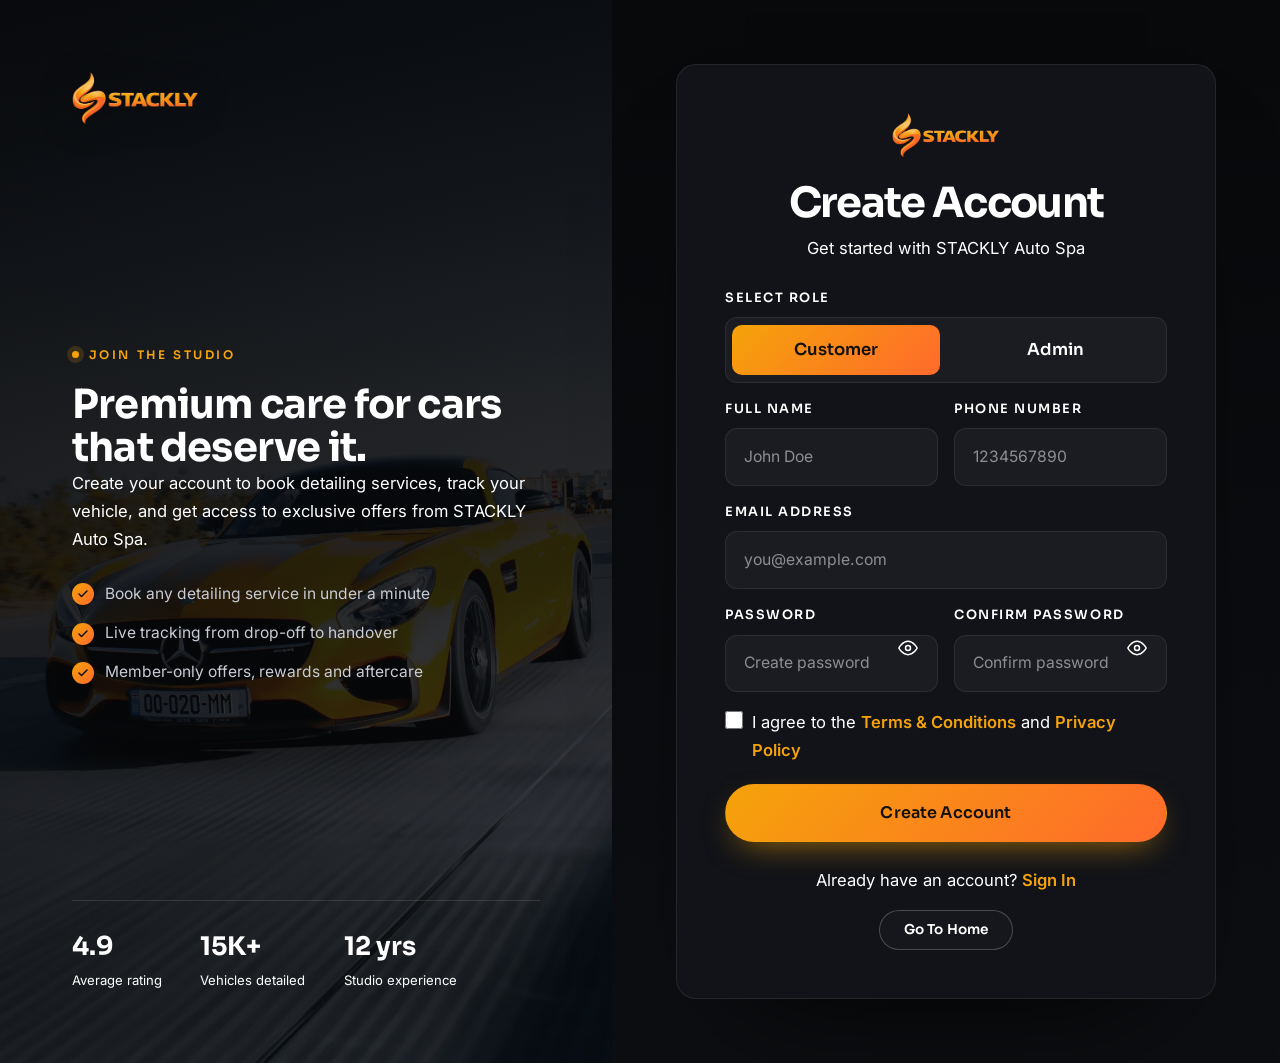
<file: signup.html>
<!DOCTYPE html>
<html lang="en">
<head>
	<meta charset="UTF-8">
	<meta name="viewport" content="width=device-width, initial-scale=1.0">
	<meta name="description" content="Create your STACKLY Auto Spa account.">
	<title>Sign Up | STACKLY Auto Spa</title>
	<link rel="icon" href="images/logo.webp" type="image/webp">
	<link rel="preload" href="fonts/inter-latin.woff2" as="font" type="font/woff2" crossorigin>
	<link rel="preload" href="fonts/sora-latin.woff2" as="font" type="font/woff2" crossorigin>
	<link rel="stylesheet" href="css/vendor/bootstrap.min.css">
	<link rel="stylesheet" href="css/fonts.css">
	<link rel="stylesheet" href="css/style.css">
	<link rel="stylesheet" href="css/pages.css">
	<style>
		body.auth-body { margin:0; background:var(--bg); overflow-x:hidden; }
		.auth-wrapper { min-height:100vh; min-height:100dvh; display:grid; grid-template-columns:1fr 1fr; position:relative; }
		.auth-hero { position:relative; display:flex; flex-direction:column; justify-content:space-between; gap:clamp(22px,3.5vw,44px); padding:clamp(40px,6vw,72px); overflow:hidden; }
		.auth-hero-bg { position:absolute; inset:0; z-index:-2; }
		.auth-hero-bg img { width:100%; height:100%; object-fit:cover; }
		.auth-hero-veil { position:absolute; inset:0; z-index:-1; background:linear-gradient(160deg, rgba(6,7,9,.98) 0%, rgba(6,7,9,.85) 60%, rgba(6,7,9,.6) 100%); }
		.auth-hero-content { max-width:620px; }
		.auth-hero-brand { display:inline-flex; align-self:flex-start; }
		.auth-hero-brand img { height:clamp(38px,4.4vw,52px); width:auto; }
		.auth-hero-list { list-style:none; padding:0; margin:1.75rem 0 0; display:grid; gap:.8rem; }
		.auth-hero-list li { display:flex; align-items:center; gap:.7rem; color:#c9ccd4; font-size:.97rem; }
		.auth-hero-check { display:inline-flex; align-items:center; justify-content:center; width:22px; height:22px; border-radius:50%; background:var(--grad); color:#14100a; flex:0 0 auto; }
		.auth-hero-check svg { width:12px; height:12px; }
		.auth-hero-stats { display:flex; gap:clamp(18px,3vw,44px); flex-wrap:wrap; border-top:1px solid rgba(255,255,255,.12); padding-top:clamp(16px,2.4vw,24px); }
		.auth-hero-stat { display:flex; flex-direction:column; }
		.auth-hero-stat strong { font-family:var(--font-d); font-size:clamp(1.25rem,2vw,1.7rem); color:#fff; }
		.auth-hero-stat span { color:var(--muted); font-size:.82rem; }
		.auth-form-wrapper { display:flex; align-items:center; justify-content:center; padding:clamp(24px,5vw,64px); background:linear-gradient(180deg, var(--bg) 0%, var(--bg-2) 100%); position:relative; }
		.auth-form-wrapper::before { content:''; position:absolute; inset:0; background-image:radial-gradient(rgba(255,255,255,.02) 1px,transparent 1px); background-size:40px 40px; opacity:.3; pointer-events:none; }
		.auth-card { width:min(540px,94vw); background:var(--surface); border:1px solid var(--line); border-radius:var(--radius); padding:clamp(28px,4vw,48px); box-shadow:0 60px 120px -70px rgba(0,0,0,1); position:relative; animation:fadeInUp .8s ease-out; }
		@keyframes fadeInUp { from{opacity:0; transform:translateY(20px)} to{opacity:1; transform:translateY(0)} }
		.auth-logo { display:flex; justify-content:center; margin-bottom:clamp(16px,2vw,24px); }
		.auth-logo img { height:clamp(36px,4vw,44px); width:auto; }
		.auth-header { text-align:center; margin-bottom:clamp(18px,2vw,28px); }
		.auth-title { font-family:var(--font-d); font-size:clamp(1.8rem,3.5vw,2.6rem); font-weight:700; letter-spacing:-.04em; margin-bottom:.5rem; }
		.auth-subtitle { color:var(--muted); margin-bottom:0; }
		.auth-grid { display:grid; grid-template-columns:1fr 1fr; gap:1rem; }
		.auth-field { margin-bottom:1rem; position:relative; }
		.auth-label { display:block; font-family:var(--font-d); font-size:.8rem; font-weight:600; letter-spacing:.12em; text-transform:uppercase; margin-bottom:.5rem; color:#fff; }
		.auth-input { width:100%; background:rgba(255,255,255,.04); border:1px solid var(--line); color:var(--text); border-radius:12px; padding:.9rem 1.1rem; font-size:.98rem; min-height:52px; transition:border-color .3s var(--ease), background .3s var(--ease), box-shadow .3s var(--ease); }
		.auth-input::placeholder { color:rgba(255,255,255,.5); }
		.auth-input:focus { background:rgba(255,255,255,.06); border-color:var(--accent); box-shadow:0 0 0 3px rgba(245,163,10,.16); outline:none; }
		.auth-input.is-invalid { border-color:#ff5c5c; box-shadow:0 0 0 3px rgba(255,92,92,.14); }
		.auth-error { display:none; color:#ff5c5c; font-size:.875rem; margin-top:.4rem; }
		.auth-check { display:flex; align-items:flex-start; gap:.6rem; color:var(--muted); cursor:pointer; margin-bottom:1.25rem; }
		.auth-check input { width:18px; height:18px; accent-color:var(--accent); margin-top:.2rem; }
		.auth-btn { width:100%; justify-content:center; padding:1rem 2rem; font-size:1rem; }
		.auth-footer { text-align:center; margin-top:1.5rem; color:var(--muted); }
		.auth-link { color:var(--accent); font-weight:600; text-decoration:none; }
		.auth-link:hover { color:var(--accent-2); }
		.password-toggle { position:absolute; right:12px; top:50%; transform:translateY(-50%); background:transparent; border:none; color:var(--muted); cursor:pointer; padding:8px; border-radius:8px; display:flex; align-items:center; justify-content:center; }
		.password-toggle:hover { color:#fff; background:rgba(255,255,255,.08); }
		.password-toggle svg { width:20px; height:20px; }
		.auth-home { display:flex; justify-content:center; margin-top:1rem; }
		@media(max-width:991px){ .auth-wrapper{grid-template-columns:1fr;} .auth-hero{min-height:auto; text-align:center; align-items:center; padding:clamp(32px,7vw,56px);} .auth-hero-content{text-align:center;} .auth-hero-brand{align-self:center;} .auth-hero-list,.auth-hero-stats{display:none;} }
		@media(max-width:640px){ .auth-grid{grid-template-columns:1fr;} }
	</style>
</head>
<body class="auth-body">
	<div class="auth-wrapper">
		<aside class="auth-hero">
			<div class="auth-hero-bg"><img src="images/hero-inner.webp" alt="STACKLY Auto Spa Studio"></div>
			<div class="auth-hero-veil"></div>
			<a href="index.html" class="auth-hero-brand">
				<img src="images/logo.webp" alt="STACKLY Auto Spa" class="brand-logo">
			</a>
			<div class="auth-hero-content">
				<span class="eyebrow"><i></i>Join the studio</span>
				<h1>Premium care for cars that deserve it.</h1>
				<p>Create your account to book detailing services, track your vehicle, and get access to exclusive offers from STACKLY Auto Spa.</p>
				<ul class="auth-hero-list">
					<li><span class="auth-hero-check"><svg viewBox="0 0 24 24" fill="none" stroke="currentColor" stroke-width="3" stroke-linecap="round" stroke-linejoin="round"><path d="M20 6 9 17l-5-5"/></svg></span> Book any detailing service in under a minute</li>
					<li><span class="auth-hero-check"><svg viewBox="0 0 24 24" fill="none" stroke="currentColor" stroke-width="3" stroke-linecap="round" stroke-linejoin="round"><path d="M20 6 9 17l-5-5"/></svg></span> Live tracking from drop-off to handover</li>
					<li><span class="auth-hero-check"><svg viewBox="0 0 24 24" fill="none" stroke="currentColor" stroke-width="3" stroke-linecap="round" stroke-linejoin="round"><path d="M20 6 9 17l-5-5"/></svg></span> Member-only offers, rewards and aftercare</li>
				</ul>
			</div>
			<div class="auth-hero-stats">
				<div class="auth-hero-stat"><strong>4.9</strong><span>Average rating</span></div>
				<div class="auth-hero-stat"><strong>15K+</strong><span>Vehicles detailed</span></div>
				<div class="auth-hero-stat"><strong>12 yrs</strong><span>Studio experience</span></div>
			</div>
		</aside>
		<main class="auth-form-wrapper">
			<div class="auth-card">
				<div class="auth-logo">
					<a href="index.html"><img src="images/logo.webp" alt="STACKLY Auto Spa"></a>
				</div>
				<div class="auth-header">
					<h2 class="auth-title">Create Account</h2>
					<p class="auth-subtitle">Get started with STACKLY Auto Spa</p>
				</div>
				<form id="signupForm" novalidate>
					<div class="auth-field">
						<label class="auth-label">Select Role</label>
						<div class="role-toggle" style="display:flex; gap:.75rem; background:rgba(255,255,255,.04); border:1px solid var(--line); border-radius:12px; padding:.4rem;">
							<button type="button" class="role-btn is-active" data-role="customer" style="flex:1; padding:.7rem 1rem; border-radius:10px; border:none; background:var(--grad); color:#14100a; font-weight:600; font-family:var(--font-d);">Customer</button>
							<button type="button" class="role-btn" data-role="admin" style="flex:1; padding:.7rem 1rem; border-radius:10px; border:none; background:transparent; color:#fff; font-weight:600; font-family:var(--font-d);">Admin</button>
						</div>
						<input type="hidden" id="userRole" value="customer">
						<div class="auth-error" id="roleError" style="display:none;">Please select a role.</div>
					</div>

					<div class="auth-grid">
						<div class="auth-field">
							<label class="auth-label" for="fullName">Full Name</label>
							<input type="text" id="fullName" class="auth-input" placeholder="John Doe" autocomplete="name" required minlength="2" pattern="[A-Za-z ]{2,}" title="Please use letters only (no numbers or special characters).">
							<div class="auth-error">Please enter your full name using letters only (no numbers or special characters).</div>
						</div>
						<div class="auth-field">
							<label class="auth-label" for="phone">Phone Number</label>
							<input type="tel" id="phone" class="auth-input" placeholder="1234567890" autocomplete="tel" required pattern="[0-9]{7,20}" title="Please enter digits only.">
							<div class="auth-error">Phone number must contain digits only (7–20 digits).</div>
						</div>
					</div>
					<div class="auth-field">
						<label class="auth-label" for="signupEmail">Email Address</label>
						<input type="email" id="signupEmail" class="auth-input email-input" placeholder="you@example.com" autocomplete="email" required
							pattern="^[A-Za-z0-9]+@[A-Za-z0-9]+(\.[A-Za-z0-9]+)+$"
							title="Please enter a valid email address using only letters, numbers, @, and ."
							inputmode="email" maxlength="100" spellcheck="false">
						<div class="auth-error email-error">Please enter a valid email address using only letters, numbers, @, and .</div>
					</div>
					<div class="auth-grid">
						<div class="auth-field">
							<label class="auth-label" for="signupPassword">Password</label>
							<input type="password" id="signupPassword" class="auth-input" placeholder="Create password" autocomplete="new-password" required minlength="8">
							<button type="button" class="password-toggle" data-toggle="password" aria-label="Show password">
								<svg class="eye-icon" viewBox="0 0 24 24" fill="none" stroke="currentColor" stroke-width="1.8"><path d="M1 12s4-8 11-8 11 8 11 8-4 8-11 8-11-8-11-8z"/><circle cx="12" cy="12" r="3"/></svg>
								<svg class="eye-off-icon" style="display:none" viewBox="0 0 24 24" fill="none" stroke="currentColor" stroke-width="1.8"><path d="M17.94 17.94A10.07 10.07 0 0 1 12 20c-7 0-11-8-11-8a18.45 18.45 0 0 1 5.06-5.94M9.9 4.24A9.12 9.12 0 0 1 12 4c7 0 11 8 11 8a18.5 18.5 0 0 1-2.16 3.19m-6.72-1.07a3 3 0 1 1-4.24-4.24"/><line x1="1" y1="1" x2="23" y2="23"/></svg>
							</button>
							<div class="auth-error">Password must be at least 8 characters and include an uppercase letter, a lowercase letter, a number, and a special character.</div>
						</div>
						<div class="auth-field">
							<label class="auth-label" for="confirmPassword">Confirm Password</label>
							<input type="password" id="confirmPassword" class="auth-input" placeholder="Confirm password" autocomplete="new-password" required>
							<button type="button" class="password-toggle" data-toggle="password" aria-label="Show password">
								<svg class="eye-icon" viewBox="0 0 24 24" fill="none" stroke="currentColor" stroke-width="1.8"><path d="M1 12s4-8 11-8 11 8 11 8-4 8-11 8-11-8-11-8z"/><circle cx="12" cy="12" r="3"/></svg>
								<svg class="eye-off-icon" style="display:none" viewBox="0 0 24 24" fill="none" stroke="currentColor" stroke-width="1.8"><path d="M17.94 17.94A10.07 10.07 0 0 1 12 20c-7 0-11-8-11-8a18.45 18.45 0 0 1 5.06-5.94M9.9 4.24A9.12 9.12 0 0 1 12 4c7 0 11 8 11 8a18.5 18.5 0 0 1-2.16 3.19m-6.72-1.07a3 3 0 1 1-4.24-4.24"/><line x1="1" y1="1" x2="23" y2="23"/></svg>
							</button>
							<div class="auth-error" id="confirmError">Passwords do not match.</div>
						</div>
					</div>
					<label class="auth-check">
						<input type="checkbox" id="terms" required>
						<span>I agree to the <a href="404.html" class="auth-link">Terms &amp; Conditions</a> and <a href="404.html" class="auth-link">Privacy Policy</a></span>
					</label>
					<button type="submit" class="btn btn-accent auth-btn">Create Account</button>
				</form>
				<div class="auth-footer">
					Already have an account? <a href="login.html" class="auth-link">Sign In</a>
				</div>
				<div class="auth-home">
					<a href="index.html" class="btn btn-ghost btn-sm px-4">Go To Home</a>
				</div>
			</div>
		</main>
	</div>
	<script src="js/vendor/bootstrap.bundle.min.js"></script>
	<script src="js/dashboard/store.js"></script>
	<script>
		function validateEmail(el, isSubmit){
			var r = /^[A-Za-z0-9]+@[A-Za-z0-9]+(\.[A-Za-z0-9]+)+$/;
			var err = el.parentElement.querySelector('.email-error');
			var val = el.value.trim();
			if(val === ''){
				if(isSubmit){
					if(err) err.style.display = 'block';
					el.classList.add('is-invalid');
					return false;
				}
				if(err) err.style.display = 'none';
				el.classList.remove('is-invalid');
				return true;
			}
			if(r.test(val)){
				if(err) err.style.display = 'none';
				el.classList.remove('is-invalid');
				return true;
			} else {
				if(err) err.style.display = 'block';
				el.classList.add('is-invalid');
				return false;
			}
		}
		document.querySelectorAll('.email-input').forEach(function(i){
			i.addEventListener('input', function(){ validateEmail(this, false); });
			i.addEventListener('keypress', function(e){ return /^[A-Za-z0-9@.]*$/.test(e.key); });
		});
		document.querySelectorAll('[data-toggle="password"]').forEach(function(btn){
			btn.addEventListener('click', function(){
				var input = this.parentElement.querySelector('input');
				if(!input) return;
				if(input.type === 'password'){
					input.type = 'text';
					this.querySelector('.eye-icon').style.display = 'none';
					this.querySelector('.eye-off-icon').style.display = 'block';
				} else {
					input.type = 'password';
					this.querySelector('.eye-icon').style.display = 'block';
					this.querySelector('.eye-off-icon').style.display = 'none';
				}
			});
		});

		function setRole(role){
			document.querySelectorAll('.role-btn').forEach(function(b){
				var match = b.getAttribute('data-role') === role;
				b.classList.toggle('is-active', match);
				if(match){
					b.style.background = 'var(--grad)';
					b.style.color = '#14100a';
				} else {
					b.style.background = 'transparent';
					b.style.color = '#fff';
				}
			});
			document.getElementById('userRole').value = role;
			var rerr = document.getElementById('roleError');
			if(rerr) rerr.style.display = 'none';
		}

		document.querySelectorAll('.role-btn').forEach(function(btn){
			btn.addEventListener('click', function(){
				setRole(this.getAttribute('data-role'));
			});
		});

		try {
			var params = new URLSearchParams(window.location.search);
			var rParam = params.get('role');
			if(rParam === 'admin' || rParam === 'customer'){
				setRole(rParam);
			}
		} catch(e){}

		function passwordError(v){
			v = v || '';
			if(v.length < 8) return 'Password must be at least 8 characters.';
			if(!/[A-Z]/.test(v)) return 'Password must include at least one uppercase letter.';
			if(!/[a-z]/.test(v)) return 'Password must include at least one lowercase letter.';
			if(!/[0-9]/.test(v)) return 'Password must include at least one number.';
			if(!/[^A-Za-z0-9]/.test(v)) return 'Password must include at least one special character.';
			return '';
		}
		function validatePassword(el){
			var err = el.parentElement.querySelector('.auth-error');
			var msg = passwordError(el.value);
			if(msg){
				if(err){ err.textContent = msg; err.style.display = 'block'; }
				el.classList.add('is-invalid');
				return false;
			}
			if(err) err.style.display = 'none';
			el.classList.remove('is-invalid');
			return true;
		}
		var signupPassField = document.getElementById('signupPassword');
		if(signupPassField){
			signupPassField.addEventListener('input', function(){
				if(this.classList.contains('is-invalid')) validatePassword(this);
			});
		}

		function validateName(el, isSubmit){
			var err = el.parentElement.querySelector('.auth-error');
			var v = el.value.trim();
			if(v === ''){
				if(isSubmit){
					if(err){ err.textContent = 'Please enter your full name.'; err.style.display = 'block'; }
					el.classList.add('is-invalid');
					return false;
				}
				if(err) err.style.display = 'none';
				el.classList.remove('is-invalid');
				return true;
			}
			if(/^[A-Za-z]+(?: [A-Za-z]+)*$/.test(v)){
				if(err) err.style.display = 'none';
				el.classList.remove('is-invalid');
				return true;
			}
			if(err){ err.textContent = 'Name can contain only letters and spaces — no numbers or special characters.'; err.style.display = 'block'; }
			el.classList.add('is-invalid');
			return false;
		}
		function validatePhone(el, isSubmit){
			var err = el.parentElement.querySelector('.auth-error');
			var v = el.value.trim();
			if(v === ''){
				if(isSubmit){
					if(err){ err.textContent = 'Please enter your phone number.'; err.style.display = 'block'; }
					el.classList.add('is-invalid');
					return false;
				}
				if(err) err.style.display = 'none';
				el.classList.remove('is-invalid');
				return true;
			}
			if(/^[0-9]{7,20}$/.test(v)){
				if(err) err.style.display = 'none';
				el.classList.remove('is-invalid');
				return true;
			}
			if(err){ err.textContent = 'Phone number must contain digits only (7–20 digits).'; err.style.display = 'block'; }
			el.classList.add('is-invalid');
			return false;
		}
		var nameField = document.getElementById('fullName');
		if(nameField){
			nameField.addEventListener('input', function(){
				var cleaned = this.value.replace(/[^A-Za-z ]/g, '');
				if(cleaned !== this.value) this.value = cleaned;
				var err = this.parentElement.querySelector('.auth-error');
				if(err) err.style.display = 'none';
			});
		}
		var phoneField = document.getElementById('phone');
		if(phoneField){
			phoneField.addEventListener('input', function(){
				var cleaned = this.value.replace(/[^0-9]/g, '');
				if(cleaned !== this.value) this.value = cleaned;
				var err = this.parentElement.querySelector('.auth-error');
				if(err) err.style.display = 'none';
			});
		}

		document.getElementById('signupForm').addEventListener('submit', function(e){
			e.preventDefault();
			var ok = true;
			var emailInput = document.getElementById('signupEmail');
			if(!validateEmail(emailInput, true)) ok = false;

			var name = document.getElementById('fullName');
			if(!validateName(name, true)) ok = false;

			var phone = document.getElementById('phone');
			if(!validatePhone(phone, true)) ok = false;

			var pass = document.getElementById('signupPassword');
			var cpass = document.getElementById('confirmPassword');
			var cerr = document.getElementById('confirmError');

			if(!validatePassword(pass)) ok = false;

			if(pass.value !== cpass.value){
				if(cerr) cerr.style.display = 'block';
				cpass.classList.add('is-invalid');
				ok = false;
			} else {
				if(cerr) cerr.style.display = 'none';
				cpass.classList.remove('is-invalid');
			}

			var terms = document.getElementById('terms');
			if(!terms.checked){
				alert('Please accept Terms & Conditions');
				ok = false;
			}

			var role = (document.getElementById('userRole').value || '').trim().toLowerCase();
			if(role !== 'admin' && role !== 'customer'){
				var rerr = document.getElementById('roleError');
				if(rerr) rerr.style.display = 'block';
				ok = false;
			}

			if(!ok) return;

			var fullNameVal = name.value.trim();
			var emailVal = emailInput.value.trim();
			var phoneVal = phone.value.trim();
			var passVal = pass.value;

			if(window.DB && typeof DB.list === 'function'){
				var existing = DB.list('users').filter(function(u){
					return u.email && u.email.toLowerCase() === emailVal.toLowerCase();
				})[0];
				var user;
				if(existing){
					user = DB.update('users', existing.id, {
						name: fullNameVal,
						phone: phoneVal,
						password: passVal,
						role: role,
						title: role === 'admin' ? 'Administrator' : ''
					});
				} else {
					user = {
						id: DB.uid('U'),
						role: role,
						name: fullNameVal,
						email: emailVal,
						phone: phoneVal,
						password: passVal,
						avatar: 'images/avatar-' + (1 + (DB.list('users').length % 3)) + '.webp',
						title: role === 'admin' ? 'Administrator' : '',
						createdAt: DB.today()
					};
					DB.insert('users', user);
				}
				if (typeof DB.setSession === 'function') {
					DB.setSession({ userId: user.id, role: role, at: Date.now() });
				} else {
					localStorage.setItem('stackly_session', JSON.stringify({ userId: user.id, role: role, at: Date.now() }));
				}
			}

			localStorage.setItem('userName', fullNameVal);
			localStorage.setItem('userEmail', emailVal);
			localStorage.setItem('userRole', role);

			if(role === 'admin'){
				window.location.href = 'admin.html';
			} else {
				window.location.href = 'customer.html';
			}
		});
	</script>
</body>
</html>
</file>
<file: css/fonts.css>
/* Inter 300 latin-ext */
@font-face {
  font-family: 'Inter';
  font-style: normal;
  font-weight: 300;
  font-display: swap;
  src: url(../fonts/inter-latin-ext.woff2) format('woff2');
  unicode-range: U+0100-02BA, U+02BD-02C5, U+02C7-02CC, U+02CE-02D7, U+02DD-02FF, U+0304, U+0308, U+0329, U+1D00-1DBF, U+1E00-1E9F, U+1EF2-1EFF, U+2020, U+20A0-20AB, U+20AD-20C4, U+2113, U+2C60-2C7F, U+A720-A7FF;
}
/* Inter 300 latin */
@font-face {
  font-family: 'Inter';
  font-style: normal;
  font-weight: 300;
  font-display: swap;
  src: url(../fonts/inter-latin.woff2) format('woff2');
  unicode-range: U+0000-00FF, U+0131, U+0152-0153, U+02BB-02BC, U+02C6, U+02DA, U+02DC, U+0304, U+0308, U+0329, U+2000-206F, U+20AC, U+2122, U+2191, U+2193, U+2212, U+2215, U+FEFF, U+FFFD;
}
/* Inter 400 latin-ext */
@font-face {
  font-family: 'Inter';
  font-style: normal;
  font-weight: 400;
  font-display: swap;
  src: url(../fonts/inter-latin-ext.woff2) format('woff2');
  unicode-range: U+0100-02BA, U+02BD-02C5, U+02C7-02CC, U+02CE-02D7, U+02DD-02FF, U+0304, U+0308, U+0329, U+1D00-1DBF, U+1E00-1E9F, U+1EF2-1EFF, U+2020, U+20A0-20AB, U+20AD-20C4, U+2113, U+2C60-2C7F, U+A720-A7FF;
}
/* Inter 400 latin */
@font-face {
  font-family: 'Inter';
  font-style: normal;
  font-weight: 400;
  font-display: swap;
  src: url(../fonts/inter-latin.woff2) format('woff2');
  unicode-range: U+0000-00FF, U+0131, U+0152-0153, U+02BB-02BC, U+02C6, U+02DA, U+02DC, U+0304, U+0308, U+0329, U+2000-206F, U+20AC, U+2122, U+2191, U+2193, U+2212, U+2215, U+FEFF, U+FFFD;
}
/* Inter 500 latin-ext */
@font-face {
  font-family: 'Inter';
  font-style: normal;
  font-weight: 500;
  font-display: swap;
  src: url(../fonts/inter-latin-ext.woff2) format('woff2');
  unicode-range: U+0100-02BA, U+02BD-02C5, U+02C7-02CC, U+02CE-02D7, U+02DD-02FF, U+0304, U+0308, U+0329, U+1D00-1DBF, U+1E00-1E9F, U+1EF2-1EFF, U+2020, U+20A0-20AB, U+20AD-20C4, U+2113, U+2C60-2C7F, U+A720-A7FF;
}
/* Inter 500 latin */
@font-face {
  font-family: 'Inter';
  font-style: normal;
  font-weight: 500;
  font-display: swap;
  src: url(../fonts/inter-latin.woff2) format('woff2');
  unicode-range: U+0000-00FF, U+0131, U+0152-0153, U+02BB-02BC, U+02C6, U+02DA, U+02DC, U+0304, U+0308, U+0329, U+2000-206F, U+20AC, U+2122, U+2191, U+2193, U+2212, U+2215, U+FEFF, U+FFFD;
}
/* Inter 600 latin-ext */
@font-face {
  font-family: 'Inter';
  font-style: normal;
  font-weight: 600;
  font-display: swap;
  src: url(../fonts/inter-latin-ext.woff2) format('woff2');
  unicode-range: U+0100-02BA, U+02BD-02C5, U+02C7-02CC, U+02CE-02D7, U+02DD-02FF, U+0304, U+0308, U+0329, U+1D00-1DBF, U+1E00-1E9F, U+1EF2-1EFF, U+2020, U+20A0-20AB, U+20AD-20C4, U+2113, U+2C60-2C7F, U+A720-A7FF;
}
/* Inter 600 latin */
@font-face {
  font-family: 'Inter';
  font-style: normal;
  font-weight: 600;
  font-display: swap;
  src: url(../fonts/inter-latin.woff2) format('woff2');
  unicode-range: U+0000-00FF, U+0131, U+0152-0153, U+02BB-02BC, U+02C6, U+02DA, U+02DC, U+0304, U+0308, U+0329, U+2000-206F, U+20AC, U+2122, U+2191, U+2193, U+2212, U+2215, U+FEFF, U+FFFD;
}
/* Inter 700 latin-ext */
@font-face {
  font-family: 'Inter';
  font-style: normal;
  font-weight: 700;
  font-display: swap;
  src: url(../fonts/inter-latin-ext.woff2) format('woff2');
  unicode-range: U+0100-02BA, U+02BD-02C5, U+02C7-02CC, U+02CE-02D7, U+02DD-02FF, U+0304, U+0308, U+0329, U+1D00-1DBF, U+1E00-1E9F, U+1EF2-1EFF, U+2020, U+20A0-20AB, U+20AD-20C4, U+2113, U+2C60-2C7F, U+A720-A7FF;
}
/* Inter 700 latin */
@font-face {
  font-family: 'Inter';
  font-style: normal;
  font-weight: 700;
  font-display: swap;
  src: url(../fonts/inter-latin.woff2) format('woff2');
  unicode-range: U+0000-00FF, U+0131, U+0152-0153, U+02BB-02BC, U+02C6, U+02DA, U+02DC, U+0304, U+0308, U+0329, U+2000-206F, U+20AC, U+2122, U+2191, U+2193, U+2212, U+2215, U+FEFF, U+FFFD;
}
/* Sora 300 latin-ext */
@font-face {
  font-family: 'Sora';
  font-style: normal;
  font-weight: 300;
  font-display: swap;
  src: url(../fonts/sora-latin-ext.woff2) format('woff2');
  unicode-range: U+0100-02BA, U+02BD-02C5, U+02C7-02CC, U+02CE-02D7, U+02DD-02FF, U+0304, U+0308, U+0329, U+1D00-1DBF, U+1E00-1E9F, U+1EF2-1EFF, U+2020, U+20A0-20AB, U+20AD-20C4, U+2113, U+2C60-2C7F, U+A720-A7FF;
}
/* Sora 300 latin */
@font-face {
  font-family: 'Sora';
  font-style: normal;
  font-weight: 300;
  font-display: swap;
  src: url(../fonts/sora-latin.woff2) format('woff2');
  unicode-range: U+0000-00FF, U+0131, U+0152-0153, U+02BB-02BC, U+02C6, U+02DA, U+02DC, U+0304, U+0308, U+0329, U+2000-206F, U+20AC, U+2122, U+2191, U+2193, U+2212, U+2215, U+FEFF, U+FFFD;
}
/* Sora 400 latin-ext */
@font-face {
  font-family: 'Sora';
  font-style: normal;
  font-weight: 400;
  font-display: swap;
  src: url(../fonts/sora-latin-ext.woff2) format('woff2');
  unicode-range: U+0100-02BA, U+02BD-02C5, U+02C7-02CC, U+02CE-02D7, U+02DD-02FF, U+0304, U+0308, U+0329, U+1D00-1DBF, U+1E00-1E9F, U+1EF2-1EFF, U+2020, U+20A0-20AB, U+20AD-20C4, U+2113, U+2C60-2C7F, U+A720-A7FF;
}
/* Sora 400 latin */
@font-face {
  font-family: 'Sora';
  font-style: normal;
  font-weight: 400;
  font-display: swap;
  src: url(../fonts/sora-latin.woff2) format('woff2');
  unicode-range: U+0000-00FF, U+0131, U+0152-0153, U+02BB-02BC, U+02C6, U+02DA, U+02DC, U+0304, U+0308, U+0329, U+2000-206F, U+20AC, U+2122, U+2191, U+2193, U+2212, U+2215, U+FEFF, U+FFFD;
}
/* Sora 500 latin-ext */
@font-face {
  font-family: 'Sora';
  font-style: normal;
  font-weight: 500;
  font-display: swap;
  src: url(../fonts/sora-latin-ext.woff2) format('woff2');
  unicode-range: U+0100-02BA, U+02BD-02C5, U+02C7-02CC, U+02CE-02D7, U+02DD-02FF, U+0304, U+0308, U+0329, U+1D00-1DBF, U+1E00-1E9F, U+1EF2-1EFF, U+2020, U+20A0-20AB, U+20AD-20C4, U+2113, U+2C60-2C7F, U+A720-A7FF;
}
/* Sora 500 latin */
@font-face {
  font-family: 'Sora';
  font-style: normal;
  font-weight: 500;
  font-display: swap;
  src: url(../fonts/sora-latin.woff2) format('woff2');
  unicode-range: U+0000-00FF, U+0131, U+0152-0153, U+02BB-02BC, U+02C6, U+02DA, U+02DC, U+0304, U+0308, U+0329, U+2000-206F, U+20AC, U+2122, U+2191, U+2193, U+2212, U+2215, U+FEFF, U+FFFD;
}
/* Sora 600 latin-ext */
@font-face {
  font-family: 'Sora';
  font-style: normal;
  font-weight: 600;
  font-display: swap;
  src: url(../fonts/sora-latin-ext.woff2) format('woff2');
  unicode-range: U+0100-02BA, U+02BD-02C5, U+02C7-02CC, U+02CE-02D7, U+02DD-02FF, U+0304, U+0308, U+0329, U+1D00-1DBF, U+1E00-1E9F, U+1EF2-1EFF, U+2020, U+20A0-20AB, U+20AD-20C4, U+2113, U+2C60-2C7F, U+A720-A7FF;
}
/* Sora 600 latin */
@font-face {
  font-family: 'Sora';
  font-style: normal;
  font-weight: 600;
  font-display: swap;
  src: url(../fonts/sora-latin.woff2) format('woff2');
  unicode-range: U+0000-00FF, U+0131, U+0152-0153, U+02BB-02BC, U+02C6, U+02DA, U+02DC, U+0304, U+0308, U+0329, U+2000-206F, U+20AC, U+2122, U+2191, U+2193, U+2212, U+2215, U+FEFF, U+FFFD;
}
/* Sora 700 latin-ext */
@font-face {
  font-family: 'Sora';
  font-style: normal;
  font-weight: 700;
  font-display: swap;
  src: url(../fonts/sora-latin-ext.woff2) format('woff2');
  unicode-range: U+0100-02BA, U+02BD-02C5, U+02C7-02CC, U+02CE-02D7, U+02DD-02FF, U+0304, U+0308, U+0329, U+1D00-1DBF, U+1E00-1E9F, U+1EF2-1EFF, U+2020, U+20A0-20AB, U+20AD-20C4, U+2113, U+2C60-2C7F, U+A720-A7FF;
}
/* Sora 700 latin */
@font-face {
  font-family: 'Sora';
  font-style: normal;
  font-weight: 700;
  font-display: swap;
  src: url(../fonts/sora-latin.woff2) format('woff2');
  unicode-range: U+0000-00FF, U+0131, U+0152-0153, U+02BB-02BC, U+02C6, U+02DA, U+02DC, U+0304, U+0308, U+0329, U+2000-206F, U+20AC, U+2122, U+2191, U+2193, U+2212, U+2215, U+FEFF, U+FFFD;
}
/* Sora 800 latin-ext */
@font-face {
  font-family: 'Sora';
  font-style: normal;
  font-weight: 800;
  font-display: swap;
  src: url(../fonts/sora-latin-ext.woff2) format('woff2');
  unicode-range: U+0100-02BA, U+02BD-02C5, U+02C7-02CC, U+02CE-02D7, U+02DD-02FF, U+0304, U+0308, U+0329, U+1D00-1DBF, U+1E00-1E9F, U+1EF2-1EFF, U+2020, U+20A0-20AB, U+20AD-20C4, U+2113, U+2C60-2C7F, U+A720-A7FF;
}
/* Sora 800 latin */
@font-face {
  font-family: 'Sora';
  font-style: normal;
  font-weight: 800;
  font-display: swap;
  src: url(../fonts/sora-latin.woff2) format('woff2');
  unicode-range: U+0000-00FF, U+0131, U+0152-0153, U+02BB-02BC, U+02C6, U+02DA, U+02DC, U+0304, U+0308, U+0329, U+2000-206F, U+20AC, U+2122, U+2191, U+2193, U+2212, U+2215, U+FEFF, U+FFFD;
}
</file>
<file: css/style.css>
/* =========================================================
   STACKLY AUTO SPA — Premium Car Detailing Theme
   ========================================================= */

/* ---------- Tokens ---------- */
:root{
	--bg:        #08090b;
	--bg-2:      #0c0e11;
	--surface:   #111318;
	--surface-2: #15181e;
	--line:      rgba(255,255,255,.08);
	--line-soft: rgba(255,255,255,.05);
	--text:      #FFFFFF;
	--muted:     #FFFFFF;
	--accent:    #f5a30a;
	--accent-2:  #ff6a2b;
	--grad:      linear-gradient(135deg, #f5a30a 0%, #ff6a2b 100%);
	--radius:    20px;
	--radius-sm: 12px;
	--nav-h:     84px;
	--ease:      cubic-bezier(.22,.61,.36,1);
	--font-d:    'Sora', system-ui, sans-serif;
	--font-b:    'Inter', system-ui, sans-serif;
}

/* ---------- Base ---------- */
*,*::before,*::after{box-sizing:border-box}
html{-webkit-text-size-adjust:100%; scroll-behavior:smooth; scroll-padding-top:var(--nav-h); overflow-x:hidden}
body{
	margin:0;
	background:var(--bg);
	color:var(--text);
	font-family:var(--font-b);
	font-size:16.5px;
	line-height:1.7;
	-webkit-font-smoothing:antialiased;
}
body.nav-open,html.nav-open{overflow:hidden}
img{max-width:100%; height:auto; display:block}
a{color:inherit; text-decoration:none; transition:color .3s var(--ease)}
ul{margin:0; padding:0; list-style:none}
h1,h2,h3,h4,h5{font-family:var(--font-d); font-weight:700; line-height:1.08; letter-spacing:-.02em; margin:0}
p{margin:0}
button{font-family:inherit}
::selection{background:var(--accent); color:#0a0a0a}

/* scrollbar */
::-webkit-scrollbar{width:10px}
::-webkit-scrollbar-track{background:#0a0b0d}
::-webkit-scrollbar-thumb{background:#24262c; border-radius:20px; border:2px solid #0a0b0d}
::-webkit-scrollbar-thumb:hover{background:var(--accent)}

/* ---------- Shared ---------- */
.section{position:relative; padding:clamp(80px,10vw,140px) 0}
.section--dark{background:var(--bg)}
.section--muted{background:var(--bg-2)}

.eyebrow{
	display:inline-flex; align-items:center; gap:.6rem;
	font-family:var(--font-d); font-size:.74rem; font-weight:600;
	letter-spacing:.22em; text-transform:uppercase;
	color:var(--accent); margin-bottom:1.1rem;
}
.eyebrow i{
	width:7px; height:7px; border-radius:50%; background:var(--accent);
	box-shadow:0 0 0 5px rgba(245,163,10,.16);
	animation:pulse 2.4s infinite;
}
@keyframes pulse{
	0%,100%{box-shadow:0 0 0 4px rgba(245,163,10,.16)}
	50%{box-shadow:0 0 0 9px rgba(245,163,10,.04)}
}

.section-title{
	font-size:clamp(2.1rem, 4.4vw, 3.7rem);
	max-width:16ch;
	margin-bottom:1.4rem;
}
.section-title.mx-auto{margin-left:auto; margin-right:auto; max-width:20ch; text-align:center}
.section-text{color:var(--muted); max-width:56ch; font-size:1.03rem}

/* word split */
.js [data-split] .word{display:inline-block; overflow:hidden; vertical-align:top; padding-bottom:.08em; margin-bottom:-.08em}
.js [data-split] .word__inner{display:inline-block; will-change:transform}

/* generic reveal initial state (JS removes) */
.js [data-anim],.js [data-stagger] > *{opacity:0; will-change:transform,opacity}
.js .hero__title .line{overflow:hidden; display:block}
.js .hero__title .line > span{display:block; will-change:transform}

/* ---------- Buttons ---------- */
.btn{
	--bs-btn-focus-box-shadow:none;
	position:relative; display:inline-flex; align-items:center; justify-content:center; gap:.6rem;
	font-family:var(--font-d); font-weight:600; font-size:.95rem; letter-spacing:.01em;
	padding:.85rem 1.9rem; border-radius:100px; border:1px solid transparent;
	overflow:hidden; isolation:isolate; white-space:nowrap;
	transition:transform .35s var(--ease), box-shadow .35s var(--ease), background .35s var(--ease), color .35s var(--ease), border-color .35s var(--ease);
}
.btn::after{
	content:""; position:absolute; inset:0; z-index:-1; border-radius:inherit;
	background:var(--grad); opacity:0; transition:opacity .4s var(--ease);
}
.btn-accent{background:var(--grad); color:#14100a; box-shadow:0 12px 34px -14px rgba(245,163,10,.75)}
.btn-accent:hover{transform:translateY(-3px); box-shadow:0 20px 44px -16px rgba(255,106,43,.75); color:#14100a}
.btn-ghost{border-color:rgba(255,255,255,.22); color:var(--text); background:rgba(255,255,255,.02)}
.btn-ghost:hover{border-color:var(--accent); color:var(--accent); transform:translateY(-3px)}
.btn-lg{padding:1.05rem 2.3rem; font-size:1rem}
.btn-sm{padding:.55rem 1.3rem; font-size:.85rem}
.btn .play{
	width:30px; height:30px; border-radius:50%; display:grid; place-items:center;
	background:rgba(255,255,255,.1);
}

.link-arrow{
	display:inline-flex; align-items:center; gap:.55rem;
	font-family:var(--font-d); font-weight:600; font-size:.95rem;
	border-bottom:1px solid rgba(255,255,255,.22); padding-bottom:.35rem;
}
.link-arrow svg{transition:transform .35s var(--ease)}
.link-arrow:hover{color:var(--accent); border-color:var(--accent)}
.link-arrow:hover svg{transform:translateX(6px)}

/* ---------- Preloader ---------- */
.preloader{
	position:fixed; inset:0; z-index:9999; background:#06070a;
	display:grid; place-items:center;
}
.preloader__inner{width:min(420px,80vw); text-align:center}
.preloader__brand{display:flex; align-items:center; justify-content:center; gap:.7rem; margin-bottom:1.6rem}
.preloader__mark{width:14px; height:14px; border-radius:50%; background:var(--grad)}
.preloader__name{font-family:var(--font-d); font-weight:800; letter-spacing:.5em; font-size:1.1rem; text-indent:.5em}
.preloader__bar{height:2px; background:rgba(255,255,255,.1); overflow:hidden; border-radius:2px}
.preloader__bar span{display:block; height:100%; width:0%; background:var(--grad)}
.preloader__count{
	font-family:var(--font-d); font-size:clamp(3rem,9vw,5rem); font-weight:800;
	margin-top:1rem; letter-spacing:-.04em;
}
.preloader__count sup{font-size:.28em; color:var(--accent); font-weight:600; margin-left:.1em}
.preloader.is-done{pointer-events:none}

/* ---------- Navbar ---------- */
#navbar{
	height:var(--nav-h); padding:0; z-index:1000;
	background:transparent; border-bottom:1px solid transparent;
	--bs-navbar-color:#FFFFFF;
	--bs-navbar-hover-color:#fff;
	--bs-navbar-active-color:#fff;
	--bs-navbar-disabled-color:#FFFFFF;
	transition:background .45s var(--ease), border-color .45s var(--ease), height .45s var(--ease), backdrop-filter .45s var(--ease);
}
#navbar .container-fluid{display:flex; align-items:center; justify-content:flex-start; gap:.9rem}
#navbar .navbar-brand{margin-right:auto}
#navbar.is-scrolled{
	height:70px; background:rgba(8,9,11,.82);
	backdrop-filter:blur(14px); -webkit-backdrop-filter:blur(14px);
	border-bottom-color:var(--line);
}
.navbar-brand{display:flex; align-items:center; gap:.65rem; padding:0}
.brand-mark{width:13px; height:13px; border-radius:50%; background:var(--grad); box-shadow:0 0 18px rgba(245,163,10,.6)}
.brand-logo{display:block; height:38px; width:auto; object-fit:contain; object-position:left center; filter:drop-shadow(0 4px 18px rgba(0,0,0,.35))}
.footer__brand .brand-logo{height:42px}
.brand-text{font-family:var(--font-d); font-weight:800; font-size:1.18rem; letter-spacing:.14em; display:flex; flex-direction:column; line-height:1}
.brand-text em{
	font-style:normal; font-weight:400; font-size:.55rem; letter-spacing:.42em;
	color:var(--accent); text-transform:uppercase; margin-top:.28em;
}
.nav-link{
	position:relative; font-family:var(--font-d); font-size:.9rem; font-weight:500;
	color:#FFFFFF; padding:.5rem 0 !important; margin:0 .95rem;
}
.nav-link::after{
	content:""; position:absolute; left:0; bottom:0; width:0; height:1.5px;
	background:var(--grad); transition:width .4s var(--ease);
}
#navbar .navbar-nav .nav-link{color:#FFFFFF}
#navbar .navbar-nav .nav-link:hover,
#navbar .navbar-nav .nav-link:focus,
#navbar .navbar-nav .nav-link:focus-visible{color:#fff}
#navbar .navbar-nav .nav-link.active{color:#fff}
#navbar .navbar-nav .nav-link:focus-visible{outline:2px solid var(--accent); outline-offset:5px; border-radius:8px}
#navbar .navbar-nav .nav-link:hover::after,
#navbar .navbar-nav .nav-link:focus-visible::after,
#navbar .navbar-nav .nav-link.active::after{width:100%}
.navbar-toggler{
	width:44px; height:44px; border:1px solid var(--line); border-radius:50%;
	display:grid; place-content:center; gap:5px; padding:0; background:rgba(255,255,255,.04);
}
.navbar-toggler span{display:block; width:18px; height:1.6px; background:#fff; border-radius:2px; transition:transform .35s var(--ease), opacity .3s var(--ease)}
.navbar-toggler[aria-expanded="true"] span:nth-child(1){transform:translateY(6.6px) rotate(45deg)}
.navbar-toggler[aria-expanded="true"] span:nth-child(2){opacity:0}
.navbar-toggler[aria-expanded="true"] span:nth-child(3){transform:translateY(-6.6px) rotate(-45deg)}
.nav-cta .btn{box-shadow:none}

@media (max-width:991px){
	.navbar-collapse{
		position:fixed; top:0; left:0; right:0; bottom:auto;
		height:100vh; height:100dvh;
		background:rgba(6,7,9,.97);
		backdrop-filter:blur(18px); -webkit-backdrop-filter:blur(18px);
		padding:calc(var(--nav-h) + 24px) 28px 40px;
		overflow-y:auto;
		z-index:-1;
	}
	.navbar-collapse .navbar-nav{gap:.2rem; opacity:0; transform:translateY(24px)}
	.navbar-collapse.show .navbar-nav{opacity:1; transform:none; transition:opacity .5s .12s var(--ease), transform .5s .12s var(--ease)}
	.nav-link{font-family:var(--font-d); font-size:1.7rem; font-weight:600; margin:.45rem 0; letter-spacing:-.02em}
	.nav-link::after{height:2px}
	.navbar-collapse .nav-item:last-child{margin-top:1.4rem}
	.nav-cta{order:3}
}

/* ---------- Hero ---------- */
.hero{
	position:relative; min-height:100svh; display:flex; flex-direction:column;
	justify-content:center; padding:calc(var(--nav-h) + 40px) 0 130px; overflow:hidden;
}
.hero__bg{position:absolute; inset:0; z-index:-2}
.hero__bg img{width:100%; height:100%; object-fit:cover; transform:scale(1.12)}
.hero__veil{
	position:absolute; inset:0;
	background:
		linear-gradient(to right, rgba(6,7,9,.94) 0%, rgba(6,7,9,.72) 45%, rgba(6,7,9,.35) 100%),
		linear-gradient(to top, rgba(6,7,9,.95) 2%, rgba(6,7,9,0) 45%);
}
.hero__grain{
	position:absolute; inset:0; opacity:.35; mix-blend-mode:overlay;
	background-image:url("data:image/svg+xml,%3Csvg xmlns='http://www.w3.org/2000/svg' width='140' height='140'%3E%3Cfilter id='n'%3E%3CfeTurbulence type='fractalNoise' baseFrequency='.85' numOctaves='3'/%3E%3C/filter%3E%3Crect width='100%25' height='100%25' filter='url(%23n)' opacity='.5'/%3E%3C/svg%3E");
}
.hero__content{max-width:860px}
.hero__title{
	font-size:clamp(2.9rem, 8.4vw, 6.6rem);
	font-weight:800; letter-spacing:-.045em; margin:1.1rem 0 1.6rem; line-height:.98;
}
.hero__title .stroke{
	color:transparent;
	-webkit-text-stroke:1.6px rgba(245,163,10,.92);
	text-stroke:1.6px rgba(245,163,10,.92);
}
@supports not (-webkit-text-stroke:1px #fff){ .hero__title .stroke{color:var(--accent); -webkit-text-fill-color:var(--accent)} }
.hero__lead{color:#FFFFFF; font-size:clamp(1rem,1.6vw,1.14rem); max-width:56ch; margin-bottom:2.4rem}
.hero__actions{display:flex; flex-wrap:wrap; gap:1rem}

.hero__footer{
	position:absolute; left:0; right:0; bottom:0; padding:1.4rem 0;
	border-top:1px solid var(--line-soft); backdrop-filter:blur(6px);
	background:linear-gradient(to top, rgba(6,7,9,.6), transparent);
}
.hero__stat{display:flex; align-items:baseline; gap:.7rem}
.hero__stat strong{font-family:var(--font-d); font-size:1.5rem; font-weight:700; letter-spacing:-.03em; color:var(--accent)}
.hero__stat span{font-size:.78rem; color:var(--muted); letter-spacing:.04em; text-transform:uppercase}
.hero__scroll{display:flex; align-items:center; gap:.8rem; font-size:.72rem; letter-spacing:.28em; text-transform:uppercase; color:var(--muted)}
.hero__scroll-line{width:64px; height:1px; background:rgba(255,255,255,.2); overflow:hidden; position:relative}
.hero__scroll-line i{position:absolute; inset:0; background:var(--accent); animation:scrollLine 2.2s var(--ease) infinite}
@keyframes scrollLine{0%{transform:translateX(-100%)}60%,100%{transform:translateX(100%)}}

@media (max-width:767px){
	.hero{padding-bottom:190px}
	.hero__footer .hero__stat:nth-child(3){display:none}
	.hero__stat{flex-direction:column; gap:0; align-items:flex-start}
	.hero__stat span{font-size:.66rem}
	.hero__scroll{display:none}
}

/* ---------- Marquee ---------- */
.marquee{
	overflow:hidden; border-top:1px solid var(--line); border-bottom:1px solid var(--line);
	padding:1.5rem 0; background:var(--bg-2);
}
.marquee__track{display:flex; width:max-content}
.marquee__group{display:flex; align-items:center; gap:2.6rem; padding-right:2.6rem}
.marquee__group span{
	font-family:var(--font-d); font-size:clamp(1.1rem,2.4vw,1.7rem); font-weight:600;
	letter-spacing:-.02em; color:#FFFFFF; white-space:nowrap;
	text-transform:uppercase;
}
.marquee__group i{color:var(--accent); font-style:normal; font-size:.9rem}

/* ---------- About ---------- */
.about__media{position:relative; min-height:540px}
.about__img{
	margin:0; overflow:hidden; border-radius:var(--radius);
	box-shadow:0 40px 80px -40px rgba(0,0,0,.9);
}
.about__img img{width:100%; height:100%; object-fit:cover}
.about__img--main{position:absolute; top:0; left:0; width:74%; height:400px}
.about__img--sub{position:absolute; bottom:0; right:0; width:56%; height:290px; border:6px solid var(--bg)}
.about__badge{
	position:absolute; bottom:36px; left:0; z-index:2;
	background:var(--grad); color:#14100a; border-radius:16px;
	padding:1.1rem 1.4rem; display:flex; align-items:center; gap:.9rem;
	box-shadow:0 24px 50px -22px rgba(245,163,10,.8);
}
.about__badge strong{font-family:var(--font-d); font-size:2.4rem; font-weight:800; line-height:1; letter-spacing:-.04em}
.about__badge span{font-size:.74rem; font-weight:600; line-height:1.35; text-transform:uppercase; letter-spacing:.08em}

.check-list{margin:1.8rem 0 2.2rem; display:grid; gap:.85rem}
.check-list li{position:relative; padding-left:2.1rem; color:#FFFFFF; font-size:.97rem}
.check-list li::before{
	content:""; position:absolute; left:0; top:.4em; width:17px; height:17px;
	border-radius:50%;
	background:
		url("data:image/svg+xml,%3Csvg xmlns='http://www.w3.org/2000/svg' viewBox='0 0 24 24'%3E%3Cpath fill='none' stroke='%2314100a' stroke-width='3.6' stroke-linecap='round' stroke-linejoin='round' d='M20 6 9 17l-5-5'/%3E%3C/svg%3E") center / 11px no-repeat,
		var(--grad);
}
.about__actions{display:flex; flex-wrap:wrap; align-items:center; gap:1.6rem}

.stats-row{
	display:grid; grid-template-columns:repeat(4,1fr); gap:1px;
	background:var(--line); border:1px solid var(--line);
	border-radius:var(--radius); overflow:hidden; margin-top:clamp(50px,7vw,90px);
}
.stats-row .stat{background:var(--bg); padding:2.1rem 1.6rem; text-align:center; transition:background .4s var(--ease)}
.stats-row .stat:hover{background:var(--surface)}
.stat strong{display:block; font-family:var(--font-d); font-size:clamp(2rem,3.6vw,2.9rem); font-weight:800; letter-spacing:-.04em; line-height:1;
	background:var(--grad); -webkit-background-clip:text; background-clip:text; color:transparent}
.stat span{display:block; margin-top:.6rem; font-size:.76rem; letter-spacing:.16em; text-transform:uppercase; color:var(--muted)}

@media (max-width:991px){
	.about__media{min-height:480px; margin-bottom:1rem}
	.stats-row{grid-template-columns:repeat(2,1fr)}
}
@media (max-width:575px){
	.about__media{min-height:400px}
	.about__img--main{width:84%; height:300px}
	.about__img--sub{width:60%; height:210px}
	.about__badge{padding:.85rem 1rem; bottom:14px}
	.about__badge strong{font-size:1.9rem}
}

/* ---------- Services ---------- */
.services{background:var(--bg-2); padding-bottom:clamp(40px,4vw,56px)}
.services__grid{display:grid; grid-template-columns:repeat(auto-fit,minmax(310px,1fr)); gap:1.5rem}
.service-card{
	position:relative; overflow:hidden; isolation:isolate;
	background:var(--surface); border:1px solid var(--line);
	border-radius:var(--radius); padding:2rem 1.9rem 1.9rem;
	min-height:290px; display:flex; flex-direction:column; justify-content:flex-end;
	transition:transform .5s var(--ease), border-color .5s var(--ease);
}
.service-card::before{
	content:""; position:absolute; inset:0; z-index:-1;
	background:linear-gradient(to top, rgba(8,9,11,.96) 30%, rgba(8,9,11,.55));
	opacity:0; transition:opacity .5s var(--ease);
}
.service-card:hover{transform:translateY(-8px); border-color:rgba(245,163,10,.5)}
.service-card:hover::before{opacity:1}
.service-card__bg{position:absolute; inset:0; z-index:-2; overflow:hidden}
.service-card__bg img{
	width:100%; height:100%; object-fit:cover; opacity:.14;
	transform:scale(1.06); filter:grayscale(60%);
	transition:opacity .6s var(--ease), transform 1s var(--ease), filter .6s var(--ease);
}
.service-card:hover .service-card__bg img{opacity:.5; transform:scale(1); filter:grayscale(0)}
.service-card__body{position:relative; z-index:1}
.service-card__top{display:flex; align-items:center; justify-content:space-between; margin-bottom:1.6rem}
.service-card__num{font-family:var(--font-d); font-size:.8rem; font-weight:600; letter-spacing:.2em; color:var(--muted)}
.service-card__icon{
	width:54px; height:54px; border-radius:14px; display:grid; place-items:center;
	background:rgba(255,255,255,.05); border:1px solid var(--line); color:var(--accent);
	transition:background .45s var(--ease), transform .45s var(--ease), color .45s var(--ease);
}
.service-card:hover .service-card__icon{background:var(--grad); color:#14100a; transform:rotate(-8deg) scale(1.06)}
.service-card h3{font-size:1.42rem; margin-bottom:.6rem}
.service-card p{color:var(--muted); font-size:.93rem; margin-bottom:1.2rem}
.service-card__price{
	font-family:var(--font-d); font-size:.82rem; font-weight:600; letter-spacing:.14em;
	text-transform:uppercase; color:var(--accent);
	border-top:1px solid var(--line); padding-top:1rem; display:block;
}

/* ---------- Process ---------- */
.process{background:var(--bg); overflow:hidden; padding-top:clamp(104px,8vw,120px)}
.process__head{margin-bottom:clamp(40px,6vw,70px)}
.process__viewport{overflow:hidden}
.process__track{
	display:flex; gap:1.6rem; padding:0 max(24px, calc((100vw - 1320px)/2));
	width:max-content;
}
.process-step{
	position:relative; width:min(78vw,430px); flex:0 0 auto;
	background:linear-gradient(160deg, var(--surface-2), var(--surface));
	border:1px solid var(--line); border-radius:var(--radius);
	padding:2.4rem 2.1rem; overflow:hidden;
}
.process-step::after{
	content:""; position:absolute; top:0; left:0; right:0; height:3px;
	background:var(--grad); transform:scaleX(0); transform-origin:left;
	transition:transform .6s var(--ease);
}
.process-step:hover::after{transform:scaleX(1)}
.process-step__num{
	font-family:var(--font-d); font-size:4.6rem; font-weight:800; line-height:1;
	letter-spacing:-.05em; display:block; margin-bottom:1.4rem;
	background:linear-gradient(180deg, rgba(245,163,10,.9), rgba(255,106,43,.15));
	-webkit-background-clip:text; background-clip:text; color:transparent;
}
.process-step h3{font-size:1.6rem; margin-bottom:.9rem}
.process-step p{color:var(--muted); font-size:.95rem; margin-bottom:1.4rem}
.process-step ul{display:grid; gap:.55rem; border-top:1px solid var(--line); padding-top:1.2rem}
.process-step ul li{
	position:relative; padding-left:1.3rem; font-size:.87rem; color:#FFFFFF;
}
.process-step ul li::before{
	content:""; position:absolute; left:0; top:.62em; width:6px; height:6px;
	border-radius:50%; background:var(--accent);
}

@media (max-width:991px){
	.process__track{
		display:grid; grid-template-columns:repeat(2,1fr); width:auto;
		padding:0; gap:1.2rem; align-items:stretch;
	}
	.process-step{width:auto}
	.process__viewport{overflow:visible}
}
@media (max-width:640px){
	.process__track{grid-template-columns:1fr}
	.process-step__num{font-size:3.4rem}
}

/* ---------- Gallery ---------- */
.gallery{background:var(--bg-2)}
.compare{
	--pos:50%;
	position:relative; aspect-ratio:16/8.4; border-radius:var(--radius);
	overflow:hidden; border:1px solid var(--line); cursor:ew-resize;
	user-select:none; -webkit-user-select:none; touch-action:pan-y;
	box-shadow:0 50px 90px -50px rgba(0,0,0,.95);
}
.compare__layer{position:absolute; inset:0}
.compare__layer img{width:100%; height:100%; object-fit:cover; pointer-events:none}
.compare__layer--before img{filter:grayscale(.55) brightness(.7) contrast(.9)}
.compare__layer--after{clip-path:inset(0 0 0 var(--pos))}
.compare__tag{
	position:absolute; bottom:20px; font-family:var(--font-d); font-size:.72rem;
	font-weight:600; letter-spacing:.2em; text-transform:uppercase;
	padding:.5rem 1.1rem; border-radius:100px; backdrop-filter:blur(8px);
}
.compare__tag--before{left:20px; background:rgba(8,9,11,.7); color:#FFFFFF; border:1px solid var(--line)}
.compare__tag--after{right:20px; background:var(--grad); color:#14100a}
.compare__handle{
	position:absolute; top:0; bottom:0; left:var(--pos); width:2px;
	background:rgba(255,255,255,.9); transform:translateX(-1px); pointer-events:none;
	box-shadow:0 0 24px rgba(255,255,255,.5);
}
.compare__handle span{
	position:absolute; top:50%; left:50%; transform:translate(-50%,-50%);
	width:56px; height:56px; border-radius:50%; background:#fff; color:#0b0c0e;
	display:grid; place-items:center; box-shadow:0 14px 34px -10px rgba(0,0,0,.7);
}

.gallery__grid{display:grid; grid-template-columns:repeat(3,1fr); gap:1.4rem}
.gallery__item{
	position:relative; margin:0; overflow:hidden; border-radius:var(--radius-sm);
	aspect-ratio:4/3; border:1px solid var(--line);
}
.gallery__item--tall{grid-row:span 2; aspect-ratio:auto}
.gallery__item--wide{grid-column:span 2}
.gallery__item img{width:100%; height:100%; object-fit:cover; transition:transform 1.1s var(--ease), filter .6s var(--ease); filter:grayscale(30%)}
.gallery__item:hover img{transform:scale(1.07); filter:grayscale(0)}
.gallery__item figcaption{
	position:absolute; inset:auto 0 0 0; padding:2.6rem 1.3rem 1.2rem;
	background:linear-gradient(to top, rgba(6,7,9,.94), transparent);
	display:flex; flex-direction:column; gap:.15rem;
	transform:translateY(12px); opacity:0; transition:all .5s var(--ease);
}
.gallery__item:hover figcaption{transform:none; opacity:1}
.gallery__item figcaption span{font-size:.7rem; letter-spacing:.2em; text-transform:uppercase; color:var(--accent)}
.gallery__item figcaption strong{font-family:var(--font-d); font-size:1.02rem; font-weight:600}

@media (max-width:991px){
	.gallery__grid{grid-template-columns:repeat(2,1fr)}
	.gallery__item--tall{grid-row:span 1; aspect-ratio:4/3}
	.compare{aspect-ratio:16/11}
}
@media (max-width:575px){
	.gallery__grid{grid-template-columns:1fr}
	.gallery__item--wide{grid-column:span 1}
	.compare{aspect-ratio:4/3.4}
	.compare__handle span{width:44px; height:44px}
}

/* touch devices: keep captions visible */
@media (hover:none){
	.gallery__item figcaption{opacity:1; transform:none}
	.gallery__item img{filter:grayscale(0)}
}

/* ---------- Pricing ---------- */
.pricing{background:var(--bg)}
.pricing .section-text{margin-left:auto; margin-right:auto}
.price-card{
	position:relative; height:100%; display:flex; flex-direction:column;
	background:var(--surface); border:1px solid var(--line);
	border-radius:var(--radius); padding:2.4rem 2rem;
	transition:transform .5s var(--ease), border-color .5s var(--ease), box-shadow .5s var(--ease);
}
.price-card:hover{transform:translateY(-8px); border-color:rgba(255,255,255,.2)}
.price-card--featured{
	background:linear-gradient(170deg, rgba(245,163,10,.13), rgba(17,19,24,.96) 42%);
	border-color:rgba(245,163,10,.55);
	box-shadow:0 40px 80px -46px rgba(245,163,10,.85);
}
.price-card--featured:hover{border-color:var(--accent)}
.price-card__badge{
	position:absolute; top:-13px; left:50%; transform:translateX(-50%);
	background:var(--grad); color:#14100a; font-family:var(--font-d); font-size:.68rem;
	font-weight:700; letter-spacing:.16em; text-transform:uppercase;
	padding:.45rem 1.1rem; border-radius:100px; white-space:nowrap;
}
.price-card__tier{
	font-family:var(--font-d); font-size:.76rem; font-weight:600; letter-spacing:.24em;
	text-transform:uppercase; color:var(--accent);
}
.price-card__price{
	font-family:var(--font-d); font-size:clamp(2.8rem,5vw,3.6rem); font-weight:800;
	letter-spacing:-.05em; line-height:1; margin:.9rem 0 .5rem;
}
.price-card__price sup{font-size:.4em; vertical-align:super; color:var(--accent); font-weight:600}
.price-card__price small{font-size:.24em; color:var(--muted); font-weight:400; letter-spacing:.06em; margin-left:.35em}
.price-card__desc{color:var(--muted); font-size:.92rem; margin-bottom:1.6rem}
.price-card__list{display:grid; gap:.75rem; padding-top:1.5rem; border-top:1px solid var(--line); margin-bottom:2rem; flex:1}
.price-card__list li{
	position:relative; padding-left:1.9rem; font-size:.93rem; color:#FFFFFF;
}
.price-card__list li::before{
	content:""; position:absolute; left:0; top:.34em; width:17px; height:17px;
	border-radius:50%; background:rgba(245,163,10,.14); border:1px solid rgba(245,163,10,.5);
}
.price-card__list li::after{
	content:""; position:absolute; left:5.5px; top:.62em; width:6px; height:3.4px;
	border-left:1.6px solid var(--accent); border-bottom:1.6px solid var(--accent);
	transform:rotate(-45deg);
}

/* ---------- Testimonials ---------- */
.testimonials{background:var(--bg-2)}
.testimonials__nav{display:flex; align-items:center; gap:.9rem; margin-top:2.4rem}
.t-btn{
	width:52px; height:52px; border-radius:50%; background:transparent;
	border:1px solid var(--line); color:var(--text); display:grid; place-items:center;
	transition:background .35s var(--ease), border-color .35s var(--ease), color .35s var(--ease), transform .35s var(--ease);
}
.t-btn:hover{background:var(--grad); border-color:transparent; color:#14100a; transform:scale(1.08)}
.testimonials__dots{display:flex; gap:.5rem; margin-left:.6rem}
.t-dot{position:relative; width:8px; height:8px; border-radius:50%; background:rgba(255,255,255,.2); border:0; padding:0; transition:all .35s var(--ease)}
.t-dot::after{content:""; position:absolute; inset:-8px; border-radius:inherit}
.t-dot.is-active{width:26px; border-radius:10px; background:var(--grad)}

.t-slider{position:relative; display:grid; min-height:340px}
.t-card{
	grid-area:1/1;
	padding:2.6rem;
	background:var(--surface); border:1px solid var(--line); border-radius:var(--radius);
	display:flex; flex-direction:column; justify-content:space-between; gap:1.6rem;
	opacity:0; visibility:hidden; transform:translateY(26px);
}
.t-card.is-active{opacity:1; visibility:visible; transform:none}
.t-card__stars{color:var(--accent); letter-spacing:.3em; font-size:1.05rem}
.t-card blockquote{
	margin:0; font-family:var(--font-d); font-size:clamp(1.1rem,2vw,1.42rem);
	font-weight:400; line-height:1.55; letter-spacing:-.01em; color:#FFFFFF;
}
.t-card__author{display:flex; align-items:center; gap:1rem; border-top:1px solid var(--line); padding-top:1.4rem}
.t-card__author img{width:56px; height:56px; border-radius:50%; object-fit:cover; border:2px solid rgba(245,163,10,.6)}
.t-card__author strong{display:block; font-family:var(--font-d); font-size:1rem; font-weight:600}
.t-card__author span{font-size:.82rem; color:var(--muted)}

@media (max-width:991px){
	.t-slider{min-height:0}
	.t-card{padding:2rem 1.5rem}
}

/* ---------- Booking ---------- */
.booking{background:var(--bg)}
.booking__shell{
	background:linear-gradient(150deg, var(--surface-2), var(--bg-2));
	border:1px solid var(--line); border-radius:26px; overflow:hidden;
	box-shadow:0 60px 120px -70px rgba(0,0,0,1);
}
.booking__info{padding:clamp(2rem,4vw,3.6rem); border-right:1px solid var(--line)}
.booking__form-col{padding:clamp(2rem,4vw,3.6rem)}
.booking-form__head{margin-bottom:1.7rem}
.booking-form__title{font-family:var(--font-d); font-weight:600; font-size:clamp(1.25rem,2.1vw,1.65rem); margin-bottom:.45rem; color:var(--text)}
.booking-form__subtitle{color:var(--muted); font-size:.95rem; max-width:48ch; margin-bottom:0}
.contact-list{display:grid; gap:1.5rem; margin-top:2.4rem}
.contact-list li{display:flex; gap:1rem; align-items:flex-start}
.contact-list__icon{
	flex:0 0 44px; width:44px; height:44px; border-radius:12px; display:grid; place-items:center;
	background:rgba(245,163,10,.1); border:1px solid rgba(245,163,10,.3); color:var(--accent);
}
.contact-list strong{display:block; font-family:var(--font-d); font-size:.95rem; font-weight:600; margin-bottom:.15rem}
.contact-list span{font-size:.9rem; color:var(--muted); line-height:1.55}
.contact-list a:hover{color:var(--accent)}

.booking-form .form-label{
	font-family:var(--font-d); font-size:.74rem; font-weight:600; letter-spacing:.16em;
	text-transform:uppercase; color:#FFFFFF; margin-bottom:.5rem;
}
.booking-form .form-label span{text-transform:none; letter-spacing:0; color:var(--muted); font-weight:400}
.booking-form .form-control,.booking-form .form-select{
	background:rgba(255,255,255,.03); border:1px solid var(--line); color:var(--text);
	border-radius:12px; padding:.85rem 1.1rem; font-size:.95rem; min-height:52px;
	transition:border-color .3s var(--ease), background .3s var(--ease), box-shadow .3s var(--ease);
}
.booking-form .form-control::placeholder{color:#FFFFFF}
input::placeholder, textarea::placeholder, select::placeholder,
.form-control::placeholder, .form-select::placeholder, .dash-input::placeholder{color:#FFFFFF; opacity:1}
.booking-form .form-control:focus,.booking-form .form-select:focus{
	background:rgba(255,255,255,.05); border-color:var(--accent); box-shadow:0 0 0 3px rgba(245,163,10,.16); color:var(--text);
}
.booking-form .form-select{background-image:url("data:image/svg+xml,%3Csvg xmlns='http://www.w3.org/2000/svg' width='14' height='14' viewBox='0 0 24 24' fill='none' stroke='%23f5a30a' stroke-width='2.4' stroke-linecap='round' stroke-linejoin='round'%3E%3Cpath d='m6 9 6 6 6-6'/%3E%3C/svg%3E"); background-repeat:no-repeat; background-position:right 1.1rem center; padding-right:2.6rem}
.booking-form .form-select option{background:#14161b; color:var(--text)}
.booking-form input[type="date"]{color-scheme:dark}
.form-control.is-invalid,.form-select.is-invalid{border-color:#ff5c5c; box-shadow:0 0 0 3px rgba(255,92,92,.14)}
.form-note{font-size:.85rem; color:var(--muted)}
.form-success{
	display:none; align-items:center; gap:.8rem; padding:1rem 1.2rem;
	background:rgba(46,204,113,.1); border:1px solid rgba(46,204,113,.4);
	border-radius:12px; color:#7ff0b3; font-size:.93rem;
}
.form-success.is-visible{display:flex}
.form-success svg{flex:0 0 auto}

@media (max-width:991px){
	.booking__info{border-right:0; border-bottom:1px solid var(--line)}
}

/* ---------- Footer ---------- */
.footer{background:#06070a; border-top:1px solid var(--line); padding-top:clamp(60px,8vw,90px)}
.footer__top{padding-bottom:clamp(40px,6vw,64px)}
.footer__brand{margin-bottom:1.2rem}
.footer__top p{color:var(--muted); font-size:.95rem; max-width:34ch}
.footer__social{display:flex; gap:.7rem; margin-top:1.6rem}
.footer__social a{
	width:44px; height:44px; border-radius:50%; border:1px solid var(--line);
	display:grid; place-items:center; color:var(--muted);
	transition:all .35s var(--ease);
}
.footer__social a:hover{background:var(--grad); border-color:transparent; color:#14100a; transform:translateY(-4px)}
.footer h5{
	font-size:.76rem; letter-spacing:.2em; text-transform:uppercase; color:var(--accent);
	font-weight:600; margin-bottom:1.4rem;
}
.footer__links{display:grid; gap:.7rem}
.footer__links a{color:var(--muted); font-size:.94rem; display:inline-block; text-decoration:underline; text-underline-offset:.2em; transition:all .3s var(--ease)}
.footer__links a:hover{color:#fff; transform:translateX(5px)}
.footer__news-text{color:var(--muted); font-size:.93rem; margin-bottom:1.1rem}
.footer__news{display:flex; gap:.6rem}
.footer__news input{
	flex:1; background:rgba(255,255,255,.04); border:1px solid var(--line); color:var(--text);
	border-radius:100px; padding:.85rem 1.3rem; font-size:.92rem; min-width:0;
	transition:border-color .3s var(--ease), box-shadow .3s var(--ease);
}
.footer__news input:focus{outline:none; border-color:var(--accent); box-shadow:0 0 0 3px rgba(245,163,10,.15)}
.footer__news input::placeholder{color:#FFFFFF}
.footer__news button{
	flex:0 0 52px; width:52px; height:52px; border-radius:50%; border:0; cursor:pointer;
	background:var(--grad); color:#14100a; display:grid; place-items:center;
	transition:transform .35s var(--ease), box-shadow .35s var(--ease);
}
.footer__news button:hover{transform:scale(1.08) rotate(-8deg); box-shadow:0 14px 30px -12px rgba(245,163,10,.8)}
.footer__news-msg{display:block; margin-top:.7rem; color:#7ff0b3; font-size:.82rem; min-height:1.1em}
.footer__bottom{
	border-top:1px solid var(--line); padding:1.6rem 0;
	display:flex; flex-wrap:wrap; gap:.8rem; justify-content:space-between;
	font-size:.84rem; color:#FFFFFF;
}

/* ---------- Back to top ---------- */
.to-top{
	position:fixed; right:22px; bottom:22px; z-index:900;
	width:52px; height:52px; border-radius:50%; border:1px solid var(--line);
	background:rgba(12,14,17,.85); backdrop-filter:blur(10px); color:#fff;
	display:grid; place-items:center; cursor:pointer;
	opacity:0; visibility:hidden; transform:translateY(18px);
	transition:all .4s var(--ease);
}
.to-top.is-visible{opacity:1; visibility:visible; transform:none}
.to-top:hover{background:var(--grad); border-color:transparent; color:#14100a; transform:translateY(-4px)}

/* ---------- Page transition overlay ---------- */
.page-transition{
	position:fixed; inset:0; z-index:2200; display:flex;
	pointer-events:none; visibility:hidden;
}
.is-loading .page-transition{visibility:visible; pointer-events:auto}
.page-transition__panel{
	flex:1 1 0; height:100%;
	background:
		linear-gradient(180deg, #0a0b0e 0%, #0a0b0e 60%, #12100c 100%);
	will-change:transform;
}
.page-transition__panel:nth-child(2){background:linear-gradient(180deg,#0a0b0e 0%,#0c0d11 60%,#14100a 100%)}
.page-transition__panel:nth-child(3){background:linear-gradient(180deg,#0a0b0e 0%,#0a0b0e 60%,#12100c 100%)}
.page-transition__panel:nth-child(4){background:linear-gradient(180deg,#0a0b0e 0%,#0c0d11 60%,#14100a 100%)}
.page-transition__mark{
	position:absolute; inset:0; display:grid; place-content:center; gap:.9rem; text-align:center;
	opacity:0;
}
.is-loading .page-transition__mark{opacity:1}
.page-transition__mark .brand-logo{height:46px; width:auto; margin:0 auto; filter:none}
.page-transition__mark b{
	font-family:var(--font-d); font-weight:800; letter-spacing:.5em; font-size:.95rem;
	text-indent:.5em; color:#fff;
}

/* ---------- Image fallback ---------- */
.img-fallback{
	background:linear-gradient(135deg,#15181e 0%, #0c0e11 60%, #1c1508 100%);
}

/* ---------- Motion preferences ---------- */
@media (prefers-reduced-motion:reduce){
	html{scroll-behavior:auto}
	*,*::before,*::after{animation-duration:.001ms !important; animation-iteration-count:1 !important; transition-duration:.001ms !important}
	.js [data-anim],.js [data-stagger] > *{opacity:1 !important; transform:none !important; visibility:visible !important}
}
</file>
<file: css/pages.css>
/* =========================================================
   STACKLY AUTO SPA — pages.css
   Inner-page sections & reusable content blocks
   ========================================================= */

/* ---------- Inner page hero ---------- */
.page-hero{
	position:relative; isolation:isolate; overflow:hidden;
	padding:calc(var(--nav-h) + clamp(56px,8vw,104px)) 0 clamp(52px,6vw,78px);
}
.page-hero__bg{position:absolute; inset:0; z-index:-2}
.page-hero__bg img{width:100%; height:100%; object-fit:cover}
.page-hero__veil{
	position:absolute; inset:0;
	background:
		linear-gradient(to right, rgba(6,7,9,.96) 0%, rgba(6,7,9,.82) 48%, rgba(6,7,9,.55) 100%),
		linear-gradient(to top, rgba(6,7,9,.97) 0%, rgba(6,7,9,.25) 60%);
}
.page-hero__grain{
	position:absolute; inset:0; opacity:.3; mix-blend-mode:overlay;
	background-image:url("data:image/svg+xml,%3Csvg xmlns='http://www.w3.org/2000/svg' width='140' height='140'%3E%3Cfilter id='n'%3E%3CfeTurbulence type='fractalNoise' baseFrequency='.85' numOctaves='3'/%3E%3C/filter%3E%3Crect width='100%25' height='100%25' filter='url(%23n)' opacity='.5'/%3E%3C/svg%3E");
}
.page-hero__title{
	font-size:clamp(2.5rem,6vw,4.5rem);
	font-weight:800; letter-spacing:-.045em; line-height:1;
	margin:1rem 0 1.1rem; max-width:15ch;
}
.page-hero__lead{color:#FFFFFF; max-width:58ch; font-size:clamp(1rem,1.5vw,1.1rem); margin-bottom:1.9rem}
.page-hero__actions{display:flex; flex-wrap:wrap; gap:1rem; margin-bottom:2rem}

.crumbs{
	display:flex; flex-wrap:wrap; align-items:center; gap:.55rem;
	font-family:var(--font-d); font-size:.76rem; font-weight:500;
	letter-spacing:.16em; text-transform:uppercase; color:var(--muted);
}
.crumbs a{color:#FFFFFF; border-bottom:1px solid transparent; padding-bottom:2px}
.crumbs a:hover{color:var(--accent); border-color:var(--accent)}
.crumbs i{font-style:normal; color:var(--accent); opacity:.75}
.crumbs [aria-current]{color:var(--accent)}

/* ---------- CTA band ---------- */
.cta-band{
	position:relative; overflow:hidden; isolation:isolate;
	background:linear-gradient(135deg, #14161d 0%, #0a0b0e 62%);
	border-top:1px solid var(--line); border-bottom:1px solid var(--line);
	padding:clamp(58px,7vw,94px) 0;
}
.cta-band::before{
	content:""; position:absolute; z-index:-1; width:520px; height:520px; right:-140px; top:-200px;
	background:radial-gradient(circle, rgba(245,163,10,.22), transparent 65%); filter:blur(10px);
}
.cta-band::after{
	content:""; position:absolute; z-index:-1; width:420px; height:420px; left:-160px; bottom:-220px;
	background:radial-gradient(circle, rgba(255,106,43,.16), transparent 65%); filter:blur(10px);
}
.cta-band__inner{
	display:flex; flex-wrap:wrap; gap:2.2rem; align-items:center; justify-content:space-between;
}
.cta-band h2{font-size:clamp(1.85rem,3.5vw,3rem); max-width:17ch; letter-spacing:-.035em}
.cta-band p{color:var(--muted); max-width:44ch; margin-top:.9rem}
.cta-band__actions{display:flex; flex-wrap:wrap; gap:1rem}

/* ---------- Feature / value cards ---------- */
.values-grid{display:grid; grid-template-columns:repeat(auto-fit,minmax(255px,1fr)); gap:1.4rem}
.value-card{
	background:var(--surface); border:1px solid var(--line); border-radius:var(--radius);
	padding:2.1rem 1.8rem; height:100%;
	transition:transform .5s var(--ease), border-color .5s var(--ease), background .5s var(--ease);
}
.value-card:hover{transform:translateY(-7px); border-color:rgba(245,163,10,.45); background:var(--surface-2)}
.value-card__icon{
	width:56px; height:56px; border-radius:16px; display:grid; place-items:center;
	background:rgba(245,163,10,.1); border:1px solid rgba(245,163,10,.3); color:var(--accent);
	margin-bottom:1.4rem;
	transition:background .45s var(--ease), color .45s var(--ease), transform .45s var(--ease);
}
.value-card:hover .value-card__icon{background:var(--grad); color:#14100a; transform:rotate(-7deg) scale(1.05)}
.value-card h3{font-size:1.16rem; margin-bottom:.55rem}
.value-card p{color:var(--muted); font-size:.93rem}

/* ---------- Team ---------- */
.team-grid{display:grid; grid-template-columns:repeat(auto-fit,minmax(230px,1fr)); gap:1.5rem}
.team-card{
	position:relative; overflow:hidden; background:var(--surface);
	border:1px solid var(--line); border-radius:var(--radius);
	transition:transform .5s var(--ease), border-color .5s var(--ease);
}
.team-card:hover{transform:translateY(-8px); border-color:rgba(245,163,10,.42)}
.team-card__media{aspect-ratio:4/4.5; overflow:hidden; background:var(--surface-2)}
.team-card__media img{
	width:100%; height:100%; object-fit:cover;
	filter:grayscale(100%) contrast(1.06);
	transition:transform 1.1s var(--ease), filter .6s var(--ease);
}
.team-card:hover .team-card__media img{transform:scale(1.06); filter:grayscale(0)}
.team-card__body{padding:1.3rem 1.4rem 1.7rem}
.team-card__body span{
	display:block; font-family:var(--font-d); font-size:.72rem; font-weight:600;
	letter-spacing:.18em; text-transform:uppercase; color:var(--accent); margin-bottom:.45rem;
}
.team-card__body h3{font-size:1.12rem}
.team-card__body p{color:var(--muted); font-size:.9rem; margin-top:.7rem}
.team-card::after{
	content:""; position:absolute; left:0; right:0; bottom:0; height:3px;
	background:var(--grad); transform:scaleX(0); transform-origin:left;
	transition:transform .55s var(--ease);
}
.team-card:hover::after{transform:scaleX(1)}

/* ---------- Certifications ---------- */
.cert-grid{display:grid; grid-template-columns:repeat(auto-fit,minmax(210px,1fr)); gap:1.3rem}
.cert-card{
	position:relative; overflow:hidden; text-align:center;
	background:var(--surface); border:1px solid var(--line); border-radius:var(--radius);
	padding:2rem 1.5rem 1.7rem;
	transition:transform .5s var(--ease), border-color .5s var(--ease), background .5s var(--ease);
}
.cert-card::before{
	content:""; position:absolute; top:0; left:0; right:0; height:3px;
	background:var(--grad); transform:scaleX(0); transform-origin:left;
	transition:transform .55s var(--ease);
}
.cert-card:hover{transform:translateY(-7px); border-color:rgba(245,163,10,.45); background:var(--surface-2)}
.cert-card:hover::before{transform:scaleX(1)}
.cert-card__name{
	display:block; font-family:var(--font-d); font-weight:800; font-size:1.15rem;
	letter-spacing:.1em; text-transform:uppercase; color:#FFFFFF;
}
.cert-card__tag{
	display:inline-flex; align-items:center; gap:.45rem; margin-top:.65rem;
	font-family:var(--font-d); font-size:.68rem; font-weight:600;
	letter-spacing:.18em; text-transform:uppercase; color:var(--accent);
}
.cert-card__tag::before{content:""; width:6px; height:6px; border-radius:50%; background:var(--grad)}
.cert-card p{color:var(--muted); font-size:.88rem; margin-top:.7rem}

/* ---------- Timeline ---------- */
.timeline{position:relative; display:grid; gap:2rem; padding-left:2.4rem}
.timeline::before{
	content:""; position:absolute; left:8px; top:8px; bottom:8px; width:2px;
	background:linear-gradient(180deg, var(--accent), rgba(245,163,10,.06));
}
.timeline__item{position:relative}
.timeline__item::before{
	content:""; position:absolute; left:-2.4rem; top:.3em; width:18px; height:18px;
	border-radius:50%; background:var(--bg); border:2px solid var(--accent);
	box-shadow:0 0 0 5px rgba(245,163,10,.13);
}
.timeline__year{
	display:block; font-family:var(--font-d); font-size:.8rem; font-weight:700;
	letter-spacing:.2em; text-transform:uppercase; color:var(--accent);
}
.timeline__item h4{font-size:1.16rem; margin:.4rem 0 .45rem}
.timeline__item p{color:var(--muted); font-size:.95rem; max-width:62ch}

/* ---------- Checklist columns ---------- */
.incl-grid{display:grid; grid-template-columns:repeat(auto-fit,minmax(260px,1fr)); gap:1rem 2.4rem}

/* ---------- FAQ ---------- */
.faq{display:grid; gap:.85rem}
.faq__item{
	background:var(--surface); border:1px solid var(--line); border-radius:16px;
	overflow:hidden; transition:border-color .4s var(--ease), background .4s var(--ease);
}
.faq__item:hover{border-color:rgba(245,163,10,.42)}
.faq__btn{
	width:100%; display:flex; align-items:center; justify-content:space-between; gap:1.4rem;
	background:none; border:0; color:var(--text); text-align:left; cursor:pointer;
	font-family:var(--font-d); font-weight:600; font-size:clamp(.98rem,1.5vw,1.08rem);
	padding:1.25rem 1.4rem; letter-spacing:-.01em;
}
.faq__icon{
	position:relative; flex:0 0 34px; width:34px; height:34px; border-radius:50%;
	border:1px solid var(--line); transition:background .4s var(--ease), border-color .4s var(--ease), transform .4s var(--ease);
}
.faq__icon::before,.faq__icon::after{
	content:""; position:absolute; left:50%; top:50%; background:var(--accent);
	border-radius:2px; transform:translate(-50%,-50%); transition:transform .4s var(--ease), background .4s var(--ease);
}
.faq__icon::before{width:12px; height:1.8px}
.faq__icon::after{width:1.8px; height:12px}
.faq__btn[aria-expanded="true"] .faq__icon{background:var(--grad); border-color:transparent; transform:rotate(180deg)}
.faq__btn[aria-expanded="true"] .faq__icon::before,
.faq__btn[aria-expanded="true"] .faq__icon::after{background:#14100a}
.faq__btn[aria-expanded="true"] .faq__icon::after{transform:translate(-50%,-50%) rotate(90deg); opacity:0}
.faq__body{padding:0 1.4rem 1.4rem}
.faq__body p{color:var(--muted); font-size:.96rem; max-width:78ch}
.faq__body p + p{margin-top:.8rem}

/* FAQ support card (right column) */
.faq-support{
	position:relative; isolation:isolate; overflow:hidden; margin-top:1.6rem;
	display:flex; flex-wrap:wrap; align-items:center; justify-content:space-between;
	gap:1.4rem 2rem; padding:clamp(1.4rem,2.6vw,1.9rem) clamp(1.4rem,2.6vw,2rem);
	background:linear-gradient(160deg, var(--surface-2), var(--surface));
	border:1px solid var(--line); border-radius:var(--radius);
	transition:border-color .45s var(--ease), transform .45s var(--ease);
}
.faq-support:hover{border-color:rgba(245,163,10,.45); transform:translateY(-4px)}
.faq-support::before{
	content:""; position:absolute; z-index:-1; width:300px; height:300px; right:-130px; top:-150px;
	background:radial-gradient(circle, rgba(245,163,10,.22), transparent 68%);
}
.faq-support__main{display:flex; align-items:flex-start; gap:1.1rem; flex:1 1 320px; min-width:0}
.faq-support__icon{
	flex:0 0 48px; width:48px; height:48px; border-radius:14px; display:grid; place-items:center;
	background:rgba(245,163,10,.1); border:1px solid rgba(245,163,10,.3); color:var(--accent);
}
.faq-support h3{font-size:1.06rem; margin-bottom:.35rem}
.faq-support p{color:var(--muted); font-size:.92rem; max-width:46ch}
.faq-support__actions{display:flex; flex-wrap:wrap; gap:.8rem}

/* ---------- Gallery filters ---------- */
.filter-bar{display:flex; flex-wrap:wrap; gap:.7rem; justify-content:center; margin-bottom:2.6rem}
.filter-btn{
	font-family:var(--font-d); font-size:.85rem; font-weight:600; letter-spacing:.04em;
	padding:.62rem 1.45rem; border-radius:100px; border:1px solid var(--line);
	background:transparent; color:var(--muted); cursor:pointer;
	transition:color .35s var(--ease), border-color .35s var(--ease), background .35s var(--ease), transform .35s var(--ease);
}
.filter-btn:hover{color:#fff; border-color:rgba(255,255,255,.32); transform:translateY(-2px)}
.filter-btn.is-active{background:var(--grad); border-color:transparent; color:#14100a}

/* ---------- Pricing table ---------- */
.table-wrap{
	overflow-x:auto; border:1px solid var(--line); border-radius:var(--radius);
	background:var(--surface); padding:.4rem 1.2rem 1rem;
}
.table-inclusive{--bs-table-bg:transparent; --bs-table-color:#FFFFFF; margin-bottom:0; min-width:640px}
.table-inclusive thead th{
	font-family:var(--font-d); font-size:.72rem; font-weight:600; letter-spacing:.16em;
	text-transform:uppercase; color:var(--accent); border-bottom:1px solid var(--line);
	padding:1.15rem .8rem; white-space:nowrap;
}
.table-inclusive thead th:not(:first-child){text-align:center}
.table-inclusive tbody th{
	font-weight:500; color:#FFFFFF; border-bottom:1px solid var(--line-soft); padding:1rem .8rem; font-size:.95rem;
}
.table-inclusive tbody td{
	border-bottom:1px solid var(--line-soft); text-align:center; padding:1rem .8rem; font-size:.95rem;
}
.table-inclusive tbody tr:last-child th,.table-inclusive tbody tr:last-child td{border-bottom:0}
.table-inclusive tbody tr:hover{background:rgba(255,255,255,.03)}
.table-inclusive .tick{color:var(--accent)}
.table-inclusive .muted-cell{color:#FFFFFF}
.table-note{font-size:.85rem; color:var(--muted); margin-top:1rem}

/* ---------- Add-ons ---------- */
.addons{display:grid; grid-template-columns:repeat(auto-fit,minmax(270px,1fr)); gap:1rem}
.addon{
	display:flex; align-items:center; justify-content:space-between; gap:1.2rem;
	background:var(--surface); border:1px solid var(--line); border-radius:16px;
	padding:1.15rem 1.35rem;
	transition:transform .4s var(--ease), border-color .4s var(--ease);
}
.addon:hover{transform:translateY(-4px); border-color:rgba(245,163,10,.42)}
.addon strong{display:block; font-family:var(--font-d); font-size:.98rem; font-weight:600}
.addon small{display:block; color:var(--muted); font-size:.85rem; margin-top:.15rem}
.addon > span{
	font-family:var(--font-d); font-weight:700; color:var(--accent); white-space:nowrap; font-size:.98rem;
}

/* ---------- Contact / info cards ---------- */
.contact-grid{display:grid; grid-template-columns:repeat(auto-fit,minmax(240px,1fr)); gap:1.2rem}
.info-card{
	background:var(--surface); border:1px solid var(--line); border-radius:18px; padding:1.8rem 1.6rem;
	transition:transform .45s var(--ease), border-color .45s var(--ease), background .45s var(--ease);
}
.info-card:hover{transform:translateY(-6px); border-color:rgba(245,163,10,.45); background:var(--surface-2)}
.info-card__icon{
	width:48px; height:48px; border-radius:14px; display:grid; place-items:center;
	background:rgba(245,163,10,.1); border:1px solid rgba(245,163,10,.3); color:var(--accent);
	margin-bottom:1.2rem;
	transition:background .45s var(--ease), color .45s var(--ease), transform .45s var(--ease);
}
.info-card:hover .info-card__icon{background:var(--grad); color:#14100a; transform:rotate(-7deg)}
.info-card h3{font-size:1.02rem; margin-bottom:.5rem}
.info-card__subtitle{color:var(--accent); font-size:.85rem; font-weight:600; letter-spacing:.02em; margin-bottom:.6rem}
.info-card p{color:var(--muted); font-size:.93rem}
.info-card p a{
	color:var(--text); border-bottom:1px solid rgba(255,255,255,.25);
}
.info-card p a:hover{color:var(--accent); border-color:var(--accent)}

/* Info cards with image container (e.g. Inside the Studio) */
.info-card:has(.info-card__media),
#studio .info-card{
	padding:0;
	overflow:hidden;
	display:flex;
	flex-direction:column;
}
.info-card__media{
	position:relative;
	width:100%;
	aspect-ratio:16/10;
	overflow:hidden;
	background:var(--surface-2);
	border-bottom:1px solid var(--line);
}
.info-card__media img{
	width:100%;
	height:100%;
	object-fit:cover;
	display:block;
	filter:contrast(1.02);
	transition:transform .85s var(--ease), filter .5s var(--ease);
}
.info-card:hover .info-card__media img{
	transform:scale(1.06);
	filter:contrast(1.05) brightness(1.04);
}
.info-card__body{
	padding:1.6rem 1.5rem 1.8rem;
	display:flex;
	flex-direction:column;
	flex-grow:1;
}

/* embedded Google Map */
.map-embed{
	position:relative; height:100%; min-height:360px; isolation:isolate;
	border:1px solid var(--line); border-radius:var(--radius);
	overflow:hidden; background:var(--surface);
	box-shadow:0 42px 90px -60px rgba(0,0,0,.95);
}
.map-embed::after{
	content:""; position:absolute; inset:0; z-index:1; pointer-events:none;
	border-radius:inherit;
	box-shadow:inset 0 0 0 1px rgba(255,255,255,.04), inset 0 0 80px 0 rgba(6,7,9,.5);
}
.map-embed__frame{
	display:block; width:100%; height:100%; min-height:360px; border:0;
	filter:invert(.92) hue-rotate(180deg) saturate(.82) brightness(.95) contrast(.94);
	transition:filter .6s var(--ease);
}
.map-embed:hover .map-embed__frame{filter:none}
.map-embed__label{
	position:absolute; left:22px; bottom:22px; right:22px; z-index:2; pointer-events:none;
	background:rgba(8,9,11,.86); backdrop-filter:blur(10px); -webkit-backdrop-filter:blur(10px);
	border:1px solid var(--line); border-radius:16px; padding:1rem 1.2rem;
	display:flex; flex-wrap:wrap; gap:.6rem 1.2rem; align-items:center; justify-content:space-between;
}
.map-embed__label strong{display:block; font-family:var(--font-d); font-size:.98rem}
.map-embed__label > div span{display:block; color:var(--muted); font-size:.86rem}

/* arrow-marker list (service area) */
.check-list.check-list--arrow li::before{
	border-radius:50%;
	background:
		url("data:image/svg+xml,%3Csvg xmlns='http://www.w3.org/2000/svg' viewBox='0 0 24 24' fill='none' stroke='%2314100a' stroke-width='3' stroke-linecap='round' stroke-linejoin='round'%3E%3Cpath d='M5 12h14M13 6l6 6-6 6'/%3E%3C/svg%3E") center / 12px no-repeat,
		var(--grad);
}

/* hours table */
.hours-list{display:grid; gap:.75rem; margin-top:1.4rem}
.hours-list li{
	display:flex; justify-content:space-between; gap:1rem; align-items:center;
	font-size:.94rem; color:var(--muted); border-bottom:1px dashed var(--line); padding-bottom:.7rem;
}
.hours-list li:last-child{border-bottom:0; padding-bottom:0}
.hours-list strong{font-family:var(--font-d); font-weight:600; color:var(--text)}
.hours-list .is-today{color:var(--accent)}

/* ---------- Section heading helpers ---------- */
.section-head{margin-bottom:clamp(38px,5vw,64px)}
.section-head--center{text-align:center}
.section-head--center .section-title{margin-left:auto; margin-right:auto}
.section-head--center .section-text{margin-left:auto; margin-right:auto}
.head-row{
	display:flex; flex-wrap:wrap; gap:1.6rem; align-items:flex-end; justify-content:space-between;
}

/* ---------- Quote / testimonial blocks ---------- */
.quote-block{
	background:linear-gradient(160deg, var(--surface-2), var(--surface));
	border:1px solid var(--line); border-radius:var(--radius);
	padding:clamp(2rem,4vw,3.2rem); position:relative; overflow:hidden;
	display:flex; flex-direction:column;
}
.quote-block::before{
	content:"“"; position:absolute; top:-.18em; left:.2em;
	font-family:var(--font-d); font-size:9rem; color:rgba(245,163,10,.12); line-height:1;
}
.quote-block p{
	position:relative; font-family:var(--font-d); font-size:clamp(1.1rem,2vw,1.5rem);
	line-height:1.5; letter-spacing:-.015em; color:#FFFFFF; margin-bottom:1.6rem;
}
.quote-block footer{
	position:relative; margin-top:auto; display:flex; align-items:center; gap:.9rem;
	border-top:1px solid var(--line); padding-top:1.3rem;
}
.quote-block footer img{flex:0 0 52px; width:52px; height:52px; border-radius:50%; object-fit:cover; border:2px solid rgba(245,163,10,.6)}
.quote-block footer strong{display:block; font-family:var(--font-d); font-size:.98rem}
.quote-block footer span{display:block; font-size:.84rem; color:var(--muted)}
.quote-block footer .q-badge{
	flex:0 0 52px; width:52px; height:52px; border-radius:50%;
	display:grid; place-items:center;
	background:var(--grad); color:#14100a; border:2px solid rgba(245,163,10,.6);
	font-family:var(--font-d); font-weight:800; font-size:.95rem; letter-spacing:.02em;
}

/* ---------- Gift card ---------- */
.gift-card{
	position:relative; isolation:isolate; overflow:hidden;
	display:flex; flex-direction:column; justify-content:space-between; gap:2.4rem;
	min-height:250px; padding:clamp(1.8rem,3.5vw,2.6rem);
	background:linear-gradient(135deg, #1a1d24 0%, #0c0d10 70%);
	border:1px solid rgba(245,163,10,.4); border-radius:var(--radius);
	transition:transform .5s var(--ease), border-color .5s var(--ease);
}
.gift-card:hover{transform:translateY(-6px) rotate(-.5deg); border-color:rgba(245,163,10,.75)}
.gift-card::before{
	content:""; position:absolute; z-index:-1; width:380px; height:380px; right:-130px; top:-160px;
	background:radial-gradient(circle, rgba(245,163,10,.3), transparent 65%); filter:blur(6px);
}
.gift-card::after{
	content:""; position:absolute; z-index:-1; width:300px; height:300px; left:-140px; bottom:-170px;
	background:radial-gradient(circle, rgba(255,106,43,.22), transparent 65%); filter:blur(6px);
}
.gift-card__top{display:flex; align-items:center; justify-content:space-between; gap:1rem}
.gift-card__brand{
	font-family:var(--font-d); font-weight:800; font-size:.8rem;
	letter-spacing:.24em; text-transform:uppercase; color:var(--accent);
}
.gift-card__chip{
	width:46px; height:34px; border-radius:7px;
	background:linear-gradient(135deg, #f5a30a, #ff6a2b);
	box-shadow:inset 0 0 0 1px rgba(255,255,255,.28);
}
.gift-card__amount{
	font-family:var(--font-d); font-weight:800; letter-spacing:-.04em; line-height:.95;
	font-size:clamp(2.6rem,6vw,4rem);
	background:linear-gradient(180deg, #fff 30%, rgba(245,163,10,.55));
	-webkit-background-clip:text; background-clip:text; color:transparent;
}
.gift-card__foot{
	display:flex; flex-wrap:wrap; gap:.5rem 1.4rem; justify-content:space-between;
	border-top:1px solid rgba(255,255,255,.12); padding-top:1.1rem;
	font-size:.82rem; color:var(--muted);
}

/* ---------- Responsive ---------- */
@media (max-width:991px){
	.cta-band__inner{flex-direction:column; align-items:flex-start}
	.head-row{flex-direction:column; align-items:flex-start}
}
@media (max-width:767px){
	.page-hero{padding-top:calc(var(--nav-h) + 46px)}
	.cta-band__actions{width:100%}
	.cta-band__actions .btn{flex:1 1 auto}
	.map-embed,.map-embed__frame{min-height:300px}
	.map-embed__label{left:14px; right:14px; bottom:14px; padding:.9rem 1rem}
}
@media (max-width:575px){
	.team-grid{grid-template-columns:repeat(auto-fit,minmax(210px,1fr))}
	.filter-btn{flex:1 1 auto; text-align:center}
	.quote-block::before{font-size:6rem}
	.faq-support__main{flex:1 1 100%}
	.faq-support__actions{width:100%}
	.faq-support__actions .btn{flex:1 1 auto}
}

/* =========================================================
   Unified card interaction: subtle lift + themed glow outline
   Uses the `translate` longhand (not `transform`) so it stays
   independent from GSAP entrance animations, which write inline
   `transform` on these elements. `transform:none` neutralises the
   legacy translateY hover lifts so the result stays consistent.
   ========================================================= */
.service-card,
.price-card,
.value-card,
.team-card,
.cert-card,
.info-card,
.faq__item,
.faq-support,
.addon,
.quote-block,
.gift-card,
.gallery__item,
.map-embed{
	transition:translate .42s var(--ease), box-shadow .5s var(--ease),
		border-color .42s var(--ease), background .42s var(--ease);
}

@media (hover:hover) and (pointer:fine){
	.service-card:hover,
	.price-card:hover,
	.value-card:hover,
	.team-card:hover,
	.cert-card:hover,
	.info-card:hover,
	.faq__item:hover,
	.faq-support:hover,
	.addon:hover,
	.quote-block:hover,
	.gift-card:hover,
	.gallery__item:hover,
	.map-embed:hover{
		translate:0 -6px !important;
		transform:none;
		border-color:rgba(245,163,10,.55);
		box-shadow:
			0 24px 48px -26px rgba(0,0,0,.85),
			0 0 0 1px rgba(245,163,10,.5),
			0 0 26px -6px rgba(245,163,10,.5),
			0 0 60px -18px rgba(255,106,43,.45);
	}
}

@media (prefers-reduced-motion: reduce){
	.service-card,
	.price-card,
	.value-card,
	.team-card,
	.cert-card,
	.info-card,
	.faq__item,
	.faq-support,
	.addon,
	.quote-block,
	.gift-card,
	.gallery__item,
	.map-embed{transition:none}
	.service-card:hover,
	.price-card:hover,
	.value-card:hover,
	.team-card:hover,
	.cert-card:hover,
	.info-card:hover,
	.faq__item:hover,
	.faq-support:hover,
	.addon:hover,
	.quote-block:hover,
	.gift-card:hover,
	.gallery__item:hover,
	.map-embed:hover{translate:none !important; transform:none}
}

/* Cards whose parent clips overflow (.process__viewport/.stats-row):
   use an inset glow ring instead of an outward glow + lift. */
.process-step,
.stats-row .stat{
	transition:box-shadow .5s var(--ease), border-color .42s var(--ease),
		background .42s var(--ease);
}

@media (hover:hover) and (pointer:fine){
	.process-step:hover,
	.stats-row .stat:hover{
		border-color:rgba(245,163,10,.55);
		box-shadow:
			inset 0 0 0 1px rgba(245,163,10,.42),
			inset 0 0 46px -16px rgba(245,163,10,.42);
	}
}

@media (prefers-reduced-motion: reduce){
	.process-step,
	.stats-row .stat{transition:none}
	.process-step:hover,
	.stats-row .stat:hover{box-shadow:inset 0 0 0 1px rgba(245,163,10,.42)}
}
</file>
<file: css/dashboard.css>
/* =========================================================
   STACKLY AUTO SPA — Dashboard Theme (Admin + Customer)
   Relies on tokens from style.css (:root)
   ========================================================= */

:root{
	--side-w: 264px;
	--side-w-collapsed: 78px;
	--top-h: 76px;
	--ok:   #2fbf7a;
	--warn: #f5a30a;
	--info: #4b9bff;
	--bad:  #ff5c5c;
	--done: #8b8f99;
}

/* ---------- Base ---------- */
.dash-body{background:
	radial-gradient(900px 500px at 100% -10%, rgba(245,163,10,.07), transparent 60%),
	radial-gradient(700px 500px at -10% 110%, rgba(255,106,43,.06), transparent 60%),
	var(--bg);
	min-height:100vh;
}
.dash-body ::selection{background:var(--accent); color:#0a0a0a}
.dash-app{display:grid; grid-template-columns:var(--side-w) 1fr; min-height:100vh}

/* ---------- Sidebar ---------- */
.dash-sidebar{
	position:sticky; top:0; align-self:start; height:100vh; z-index:60;
	display:flex; flex-direction:column;
	background:linear-gradient(180deg, rgba(17,19,24,.96), rgba(10,11,14,.98));
	border-right:1px solid var(--line);
	backdrop-filter:blur(14px); -webkit-backdrop-filter:blur(14px);
	transition:transform .35s var(--ease), width .35s var(--ease);
}
.dash-brand{display:flex; align-items:center; gap:.7rem; height:var(--top-h); padding:0 1.35rem; border-bottom:1px solid var(--line-soft); flex:0 0 auto}
.dash-brand img{height:34px; width:auto}
.dash-brand__tag{font-family:var(--font-d); font-size:.6rem; letter-spacing:.34em; text-transform:uppercase; color:var(--accent); display:block; margin-top:.15rem}
.dash-nav{flex:1 1 auto; overflow-y:auto; padding:1.1rem .8rem 1rem; display:flex; flex-direction:column; gap:.15rem}
.dash-nav::-webkit-scrollbar{width:8px}
.dash-nav::-webkit-scrollbar-thumb{background:#24262c; border-radius:20px}
.dash-nav__label{font-family:var(--font-d); font-size:.66rem; letter-spacing:.22em; text-transform:uppercase; color:#FFFFFF; padding:.9rem .8rem .45rem}
.dash-link{
	position:relative; display:flex; align-items:center; gap:.8rem;
	padding:.72rem .85rem; border-radius:12px; color:#FFFFFF;
	font-family:var(--font-d); font-weight:500; font-size:.9rem; line-height:1.2;
	border:1px solid transparent; cursor:pointer;
	transition:background .25s var(--ease), color .25s var(--ease), border-color .25s var(--ease);
}
.dash-link svg{flex:0 0 auto; width:19px; height:19px; opacity:.85}
.dash-link .dash-link__badge{margin-left:auto}
.dash-link:hover{background:rgba(255,255,255,.05); color:#fff}
.dash-link.is-active{background:linear-gradient(90deg, rgba(245,163,10,.16), rgba(255,106,43,.06)); color:#fff; border-color:rgba(245,163,10,.28)}
.dash-link.is-active svg{color:var(--accent); opacity:1}
.dash-link.is-active::before{content:""; position:absolute; left:-.8rem; top:50%; transform:translateY(-50%); width:4px; height:22px; border-radius:4px; background:var(--grad)}
.dash-sidebar__foot{flex:0 0 auto; padding:1rem; border-top:1px solid var(--line-soft)}
.dash-usercard{display:flex; align-items:center; gap:.7rem; padding:.6rem; border-radius:14px; background:rgba(255,255,255,.03); border:1px solid var(--line-soft)}
.dash-usercard img{width:38px; height:38px; border-radius:50%; object-fit:cover}
.dash-usercard strong{display:block; font-family:var(--font-d); font-size:.86rem; color:#fff; line-height:1.2}
.dash-usercard span{font-size:.74rem; color:var(--muted)}
.dash-side-actions{display:flex; flex-direction:column; gap:.5rem; margin-top:.75rem}
.dash-side-btn{
	display:flex; align-items:center; justify-content:center; gap:.5rem;
	width:100%; padding:.6rem .7rem; border-radius:11px;
	border:1px solid var(--line); background:rgba(255,255,255,.04);
	color:#FFFFFF; font-family:var(--font-d); font-weight:600; font-size:.82rem;
	text-align:center; text-decoration:none; cursor:pointer;
	transition:border-color .25s var(--ease), background .25s var(--ease), color .25s var(--ease);
}
.dash-side-btn:hover{border-color:rgba(245,163,10,.5); background:rgba(245,163,10,.08); color:#fff}
.dash-side-btn--danger{border-color:rgba(255,92,92,.4); color:#ff9a9a}
.dash-side-btn--danger:hover{border-color:var(--bad); background:rgba(255,92,92,.12); color:#fff}

/* collapsed (desktop) */
.dash-app.is-collapsed{grid-template-columns:var(--side-w-collapsed) 1fr}
.dash-app.is-collapsed .dash-label,
.dash-app.is-collapsed .dash-nav__label,
.dash-app.is-collapsed .dash-brand__tag,
.dash-app.is-collapsed .dash-usercard span,
.dash-app.is-collapsed .dash-usercard strong{display:none}
.dash-app.is-collapsed .dash-link{justify-content:center; padding:.8rem}
.dash-app.is-collapsed .dash-link .dash-link__badge{position:absolute; top:4px; right:4px; margin:0}
.dash-app.is-collapsed .dash-brand{justify-content:center; padding:0}
.dash-app.is-collapsed .dash-usercard{justify-content:center}
.dash-app.is-collapsed .dash-side-actions{display:none}

/* ---------- Main + topbar ---------- */
.dash-main{display:flex; flex-direction:column; min-width:0}
.dash-topbar{
	position:sticky; top:0; z-index:50; height:var(--top-h); flex:0 0 auto;
	display:flex; align-items:center; gap:1rem; padding:0 clamp(1rem, 2.4vw, 2rem);
	background:rgba(8,9,11,.82); backdrop-filter:blur(14px); -webkit-backdrop-filter:blur(14px);
	border-bottom:1px solid var(--line);
}
.dash-burger{display:inline-flex; align-items:center; justify-content:center; width:42px; height:42px; border-radius:12px; border:1px solid var(--line); background:rgba(255,255,255,.03); color:#fff; cursor:pointer; transition:border-color .25s var(--ease), background .25s var(--ease)}
.dash-burger:hover{border-color:rgba(245,163,10,.5); background:rgba(245,163,10,.08)}
.dash-title h1{font-size:1.16rem; letter-spacing:-.01em; color:#fff}
.dash-title p{margin:0; font-size:.8rem; color:var(--muted)}
.dash-topbar__actions{margin-left:auto; display:flex; align-items:center; gap:.7rem}
.dash-search{position:relative; display:flex; align-items:center}
.dash-search svg{position:absolute; left:.85rem; width:16px; height:16px; color:var(--muted)}
.dash-search input{
	width:230px; max-width:38vw; padding:.62rem .9rem .62rem 2.3rem; border-radius:100px;
	background:rgba(255,255,255,.04); border:1px solid var(--line); color:var(--text); font-size:.85rem; outline:none;
}
.dash-search input:focus{border-color:rgba(245,163,10,.55); box-shadow:0 0 0 3px rgba(245,163,10,.12)}
.dash-icon-btn{position:relative; width:42px; height:42px; display:inline-flex; align-items:center; justify-content:center; border-radius:12px; border:1px solid var(--line); background:rgba(255,255,255,.03); color:#FFFFFF; cursor:pointer; transition:.25s var(--ease)}
.dash-icon-btn:hover{border-color:rgba(245,163,10,.5); color:#fff}
.dash-icon-btn .dot{position:absolute; top:9px; right:10px; width:8px; height:8px; border-radius:50%; background:var(--accent-2); border:2px solid #0a0b0e}
.dash-profile{position:relative}
.dash-profile__btn{display:flex; align-items:center; gap:.6rem; padding:.3rem .3rem .3rem .3rem; border-radius:100px; border:1px solid var(--line); background:rgba(255,255,255,.03); cursor:pointer; transition:.25s var(--ease)}
.dash-profile__btn:hover{border-color:rgba(245,163,10,.5)}
.dash-profile__btn img{width:34px; height:34px; border-radius:50%; object-fit:cover}
.dash-profile__btn .who{display:none}
.dash-menu{position:absolute; right:0; top:calc(100% + 10px); min-width:220px; background:var(--surface); border:1px solid var(--line); border-radius:16px; padding:.5rem; box-shadow:0 30px 60px -20px rgba(0,0,0,.7); display:none; z-index:80}
.dash-menu.is-open{display:block; animation:pop .18s var(--ease)}
.dash-menu__head{padding:.6rem .7rem .7rem; border-bottom:1px solid var(--line-soft); margin-bottom:.4rem}
.dash-menu__head strong{display:block; color:#fff; font-family:var(--font-d); font-size:.9rem}
.dash-menu__head span{font-size:.76rem; color:var(--muted)}
.dash-menu a,.dash-menu button{display:flex; align-items:center; gap:.65rem; width:100%; text-align:left; padding:.62rem .7rem; border-radius:10px; border:0; background:none; color:#FFFFFF; font-size:.86rem; font-family:inherit; cursor:pointer}
.dash-menu a:hover,.dash-menu button:hover{background:rgba(255,255,255,.06); color:#fff}
@keyframes pop{from{opacity:0; transform:translateY(-6px)} to{opacity:1; transform:none}}

/* ---------- Content ---------- */
.dash-content{padding:clamp(1.1rem, 2.4vw, 2rem); flex:1 1 auto}
.dash-view{display:none; animation:fade .35s var(--ease)}
.dash-view.is-active{display:block}
@keyframes fade{from{opacity:0; transform:translateY(10px)} to{opacity:1; transform:none}}

.page-head{display:flex; flex-wrap:wrap; gap:1rem; align-items:flex-end; justify-content:space-between; margin-bottom:1.4rem}
.page-head h2{font-size:clamp(1.3rem, 2.4vw, 1.7rem); color:#fff}
.page-head p{color:var(--muted); font-size:.9rem; margin-top:.3rem}
.page-head__actions{display:flex; flex-wrap:wrap; gap:.6rem}

/* ---------- Cards / grids ---------- */
.grid{display:grid; gap:1rem}
.grid--stats{grid-template-columns:repeat(auto-fit, minmax(190px, 1fr))}
.grid--2{grid-template-columns:repeat(auto-fit, minmax(320px, 1fr))}
.grid--3{grid-template-columns:repeat(auto-fit, minmax(280px, 1fr))}
.stat{
	position:relative; overflow:hidden; padding:1.15rem 1.2rem; border-radius:16px;
	background:linear-gradient(160deg, rgba(21,24,30,.9), rgba(15,17,21,.9));
	border:1px solid var(--line); transition:transform .35s var(--ease), border-color .35s var(--ease);
}
.stat:hover{transform:translateY(-4px); border-color:rgba(245,163,10,.35)}
.stat__top{display:flex; align-items:center; justify-content:space-between; gap:.6rem}
.stat__icon{width:42px; height:42px; border-radius:12px; display:grid; place-items:center; background:rgba(245,163,10,.12); border:1px solid rgba(245,163,10,.3); color:var(--accent)}
.stat__icon svg{width:20px; height:20px}
.stat__label{font-size:.78rem; color:var(--muted); letter-spacing:.02em}
.stat__value{font-family:var(--font-d); font-weight:800; font-size:1.72rem; color:#fff; line-height:1.1; margin-top:.6rem}
.stat__delta{display:inline-flex; align-items:center; gap:.3rem; font-size:.76rem; margin-top:.35rem; line-height:1}
.stat__delta svg{width:13px; height:13px; flex:0 0 auto}
.stat__delta.up{color:var(--ok)} .stat__delta.down{color:var(--bad)} .stat__delta.flat{color:var(--muted)}
.stat--accent{background:linear-gradient(160deg, rgba(245,163,10,.16), rgba(255,106,43,.05))}

.panel{background:linear-gradient(160deg, rgba(21,24,30,.85), rgba(14,16,20,.9)); border:1px solid var(--line); border-radius:18px; padding:1.2rem}
.panel__head{display:flex; align-items:center; justify-content:space-between; gap:1rem; margin-bottom:1rem}
.panel__head h3{font-size:1rem; color:#fff}
.panel__head p{font-size:.8rem; color:var(--muted)}
.panel__tools{display:flex; gap:.5rem; align-items:center; flex-wrap:wrap}

.chip{display:inline-flex; align-items:center; gap:.4rem; padding:.34rem .7rem; border-radius:100px; font-size:.76rem; font-family:var(--font-d); font-weight:600; border:1px solid var(--line); color:#FFFFFF; background:rgba(255,255,255,.03); cursor:pointer; transition:.2s var(--ease)}
.chip:hover{color:#fff; border-color:rgba(245,163,10,.4)}
.chip.is-active{background:var(--grad); color:#14100a; border-color:transparent}

/* ---------- Buttons (dashboard) ---------- */
.dbtn{display:inline-flex; align-items:center; justify-content:center; gap:.5rem; padding:.62rem 1.05rem; border-radius:11px; border:1px solid var(--line); background:rgba(255,255,255,.04); color:#FFFFFF; font-family:var(--font-d); font-weight:600; font-size:.85rem; cursor:pointer; transition:transform .25s var(--ease), border-color .25s var(--ease), background .25s var(--ease), color .25s var(--ease)}
.dbtn svg{width:16px; height:16px}
.dbtn:hover{transform:translateY(-2px); border-color:rgba(245,163,10,.5); color:#fff}
.dbtn--accent{background:var(--grad); color:#14100a; border-color:transparent}
.dbtn--accent:hover{color:#14100a; box-shadow:0 14px 30px -14px rgba(245,163,10,.8)}
.dbtn--ghost{background:transparent}
.dbtn--sm{padding:.42rem .75rem; font-size:.78rem; border-radius:9px}
.dbtn--danger{border-color:rgba(255,92,92,.4); color:#ff9a9a}
.dbtn--danger:hover{border-color:var(--bad); color:#fff; background:rgba(255,92,92,.12)}
.dbtn--ok{border-color:rgba(47,191,122,.4); color:#7be0ad}
.dbtn--ok:hover{border-color:var(--ok); color:#fff; background:rgba(47,191,122,.12)}
.dbtn:disabled{opacity:.5; cursor:not-allowed; transform:none}

/* ---------- Badges ---------- */
.badge-status{display:inline-flex; align-items:center; gap:.4rem; padding:.3rem .65rem; border-radius:100px; font-size:.72rem; font-family:var(--font-d); font-weight:600; letter-spacing:.02em; white-space:nowrap; border:1px solid transparent}
.badge-status::before{content:""; width:6px; height:6px; border-radius:50%; background:currentColor}
.st-pending{color:var(--warn); background:rgba(245,163,10,.12); border-color:rgba(245,163,10,.3)}
.st-confirmed{color:var(--info); background:rgba(75,155,255,.12); border-color:rgba(75,155,255,.3)}
.st-progress{color:#c084fc; background:rgba(192,132,252,.12); border-color:rgba(192,132,252,.3)}
.st-completed{color:var(--ok); background:rgba(47,191,122,.12); border-color:rgba(47,191,122,.3)}
.st-cancelled{color:var(--bad); background:rgba(255,92,92,.12); border-color:rgba(255,92,92,.3)}
.st-paid{color:var(--ok); background:rgba(47,191,122,.12); border-color:rgba(47,191,122,.3)}
.st-unpaid{color:var(--warn); background:rgba(245,163,10,.12); border-color:rgba(245,163,10,.3)}
.st-refunded{color:var(--done); background:rgba(139,143,153,.14); border-color:rgba(139,143,153,.3)}
.st-published{color:var(--ok); background:rgba(47,191,122,.12); border-color:rgba(47,191,122,.3)}
.st-hidden{color:var(--bad); background:rgba(255,92,92,.12); border-color:rgba(255,92,92,.3)}

/* ---------- Tables ---------- */
.table-wrap{overflow-x:auto; border:1px solid var(--line); border-radius:16px; background:rgba(15,17,21,.6)}
table.dtable{width:100%; border-collapse:collapse; min-width:680px; font-size:.88rem}
table.dtable th{position:sticky; top:0; z-index:1; text-align:left; font-family:var(--font-d); font-weight:600; font-size:.72rem; letter-spacing:.08em; text-transform:uppercase; color:#FFFFFF; padding:.85rem 1rem; background:rgba(12,14,18,.96); border-bottom:1px solid var(--line)}
table.dtable td{padding:.85rem 1rem; border-bottom:1px solid var(--line-soft); color:#FFFFFF; vertical-align:middle}
table.dtable tbody tr:hover{background:rgba(255,255,255,.03)}
table.dtable tbody tr:last-child td{border-bottom:0}
.t-actions{display:flex; gap:.4rem; flex-wrap:wrap}
.cell-strong{color:#fff; font-weight:600; font-family:var(--font-d)}
.cell-sub{display:block; color:var(--muted); font-size:.76rem}
.avatar-sm{width:34px; height:34px; border-radius:50%; object-fit:cover; display:inline-block; vertical-align:middle}
.avatar-md{width:52px; height:52px; border-radius:50%; object-fit:cover}
.avatar-initial{
	display:inline-grid; place-items:center; flex:0 0 auto;
	background:var(--grad); color:#14100a;
	font-family:var(--font-d); font-weight:700; line-height:1;
	text-transform:uppercase; letter-spacing:.02em;
	border:0; vertical-align:middle;
}
.avatar-sm.avatar-initial{font-size:.82rem}
.avatar-md.avatar-initial{font-size:1.15rem}
.cell-user{display:flex; align-items:center; gap:.65rem}

/* ---------- Forms ---------- */
.dash-field{display:flex; flex-direction:column; gap:.4rem; margin-bottom:.95rem}
.dash-field label{font-family:var(--font-d); font-size:.76rem; font-weight:600; letter-spacing:.04em; text-transform:uppercase; color:#FFFFFF}
.dash-field .req{color:var(--accent-2)}
.dash-input,.dash-field input,.dash-field select,.dash-field textarea{
	width:100%; padding:.72rem .9rem; border-radius:11px; background:rgba(255,255,255,.04);
	border:1px solid var(--line); color:var(--text); font-size:.9rem; font-family:inherit; outline:none; transition:border-color .2s var(--ease), box-shadow .2s var(--ease);
}
.dash-field select{background-image:url("data:image/svg+xml,%3Csvg xmlns='http://www.w3.org/2000/svg' width='14' height='14' viewBox='0 0 24 24' fill='none' stroke='%23f5a30a' stroke-width='2.4' stroke-linecap='round' stroke-linejoin='round'%3E%3Cpath d='m6 9 6 6 6-6'/%3E%3C/svg%3E"); background-repeat:no-repeat; background-position:right .9rem center; padding-right:2.4rem; appearance:none; -webkit-appearance:none}
.dash-field select option{background:#14161b; color:var(--text)}
.dash-field textarea{min-height:92px; resize:vertical}
.dash-input:focus,.dash-field input:focus,.dash-field select:focus,.dash-field textarea:focus{border-color:rgba(245,163,10,.6); box-shadow:0 0 0 3px rgba(245,163,10,.13)}
input[type="date"].dash-input,.dash-field input[type="date"]{color-scheme:dark}
.field-error{font-size:.76rem; color:#ff8f8f; min-height:0}
.is-invalid{border-color:#ff5c5c !important; box-shadow:0 0 0 3px rgba(255,92,92,.14) !important}
.form-grid{display:grid; grid-template-columns:repeat(auto-fit, minmax(220px,1fr)); gap:0 1rem}
.form-note{font-size:.8rem; color:var(--muted)}
.checkline{display:flex; align-items:flex-start; gap:.6rem; font-size:.86rem; color:#FFFFFF; cursor:pointer}
.checkline input{width:18px; height:18px; accent-color:var(--accent); margin-top:.15rem}

/* ---------- Modal / confirm ---------- */
.modal-root{position:fixed; inset:0; z-index:200; display:none; align-items:center; justify-content:center; padding:1rem}
.modal-root.is-open{display:flex}
.modal-backdrop{position:absolute; inset:0; background:rgba(4,5,7,.72); backdrop-filter:blur(4px)}
.modal{position:relative; width:min(620px, 96vw); max-height:92vh; overflow:auto; background:var(--surface); border:1px solid var(--line); border-radius:20px; box-shadow:0 40px 90px -30px rgba(0,0,0,.85); animation:pop .2s var(--ease)}
.modal--wide{width:min(880px, 96vw)}
.modal__head{display:flex; align-items:center; justify-content:space-between; gap:1rem; padding:1.1rem 1.3rem; border-bottom:1px solid var(--line)}
.modal__head h3{font-size:1.05rem; color:#fff}
.modal__head p{font-size:.8rem; color:var(--muted); margin-top:.2rem}
.modal__close{width:38px; height:38px; border-radius:10px; border:1px solid var(--line); background:rgba(255,255,255,.03); color:#fff; cursor:pointer; display:grid; place-items:center}
.modal__close:hover{border-color:var(--bad); color:#ff9a9a}
.modal__body{padding:1.3rem}
.modal__foot{display:flex; justify-content:flex-end; gap:.6rem; padding:1rem 1.3rem; border-top:1px solid var(--line); position:sticky; bottom:0; background:var(--surface)}
.confirm-icon{width:52px; height:52px; border-radius:14px; display:grid; place-items:center; margin-bottom:.9rem}
.confirm-icon.bad{background:rgba(255,92,92,.14); color:var(--bad); border:1px solid rgba(255,92,92,.3)}
.confirm-icon.warn{background:rgba(245,163,10,.14); color:var(--accent); border:1px solid rgba(245,163,10,.3)}

/* ---------- Toast ---------- */
.toast-root{position:fixed; right:1rem; bottom:1rem; z-index:300; display:flex; flex-direction:column; gap:.6rem; max-width:min(360px, 92vw)}
.toast{display:flex; align-items:flex-start; gap:.7rem; padding:.9rem 1rem; border-radius:14px; background:var(--surface); border:1px solid var(--line); box-shadow:0 24px 50px -20px rgba(0,0,0,.8); animation:toastIn .3s var(--ease)}
.toast.is-out{animation:toastOut .25s var(--ease) forwards}
.toast__icon{width:34px; height:34px; border-radius:10px; display:grid; place-items:center; flex:0 0 auto}
.toast--success .toast__icon{background:rgba(47,191,122,.15); color:var(--ok)}
.toast--error .toast__icon{background:rgba(255,92,92,.15); color:var(--bad)}
.toast--info .toast__icon{background:rgba(75,155,255,.15); color:var(--info)}
.toast--warn .toast__icon{background:rgba(245,163,10,.15); color:var(--accent)}
.toast strong{display:block; color:#fff; font-family:var(--font-d); font-size:.88rem}
.toast span{font-size:.8rem; color:var(--muted)}
@keyframes toastIn{from{opacity:0; transform:translateX(24px)} to{opacity:1; transform:none}}
@keyframes toastOut{to{opacity:0; transform:translateX(24px)}}

/* ---------- Empty / loading ---------- */
.empty{text-align:center; padding:2.6rem 1rem; color:var(--muted)}
.empty__icon{width:64px; height:64px; margin:0 auto 1rem; border-radius:18px; display:grid; place-items:center; background:rgba(255,255,255,.04); border:1px solid var(--line); color:#FFFFFF}
.empty h4{color:#FFFFFF; font-size:1rem; margin-bottom:.3rem}
.empty p{font-size:.86rem; max-width:42ch; margin:0 auto .6rem}
.skeleton{position:relative; overflow:hidden; background:rgba(255,255,255,.05); border-radius:10px}
.skeleton::after{content:""; position:absolute; inset:0; transform:translateX(-100%); background:linear-gradient(90deg, transparent, rgba(255,255,255,.08), transparent); animation:shimmer 1.3s infinite}
@keyframes shimmer{100%{transform:translateX(100%)}}
.sk-line{height:12px; margin:.5rem 0}
.sk-card{height:120px; border-radius:16px}

/* ---------- Booking cards (kanban-ish / lists) ---------- */
.bk-list{display:grid; gap:.85rem}
.bk-card{display:grid; grid-template-columns:auto 1fr auto; gap:1rem; align-items:center; padding:1rem 1.1rem; border-radius:16px; border:1px solid var(--line); background:linear-gradient(160deg, rgba(21,24,30,.8), rgba(14,16,20,.85)); transition:transform .3s var(--ease), border-color .3s var(--ease)}
.bk-card:hover{transform:translateY(-3px); border-color:rgba(245,163,10,.3)}
.bk-card__when{text-align:center; min-width:64px; padding:.5rem .4rem; border-radius:12px; background:rgba(245,163,10,.1); border:1px solid rgba(245,163,10,.22)}
.bk-card__when b{display:block; font-family:var(--font-d); color:#fff; font-size:1.15rem; line-height:1}
.bk-card__when span{font-size:.7rem; color:var(--accent); text-transform:uppercase; letter-spacing:.1em}
.bk-card__main h4{font-size:.98rem; color:#fff}
.bk-card__meta{display:flex; flex-wrap:wrap; gap:.4rem 1rem; margin-top:.35rem; font-size:.8rem; color:var(--muted)}
.bk-card__meta i{font-style:normal; color:#FFFFFF}
.bk-card__side{display:flex; flex-direction:column; align-items:flex-end; gap:.5rem}

/* ---------- Charts ---------- */
.chart{width:100%; height:auto; display:block; overflow:visible}
.chart .grid-line{stroke:rgba(255,255,255,.06)}
.chart .axis-text{fill:#FFFFFF; font-size:10px; font-family:var(--font-b)}
.chart .bar{fill:url(#dashGrad); rx:5}
.chart .bar-alt{fill:rgba(255,255,255,.14); rx:5}
.chart .line{fill:none; stroke:var(--accent); stroke-width:2.5; stroke-linecap:round; stroke-linejoin:round}
.chart .area{fill:url(#areaGrad); stroke:none}
.chart .dot{fill:#0a0b0e; stroke:var(--accent); stroke-width:2}
.chart .donut-seg{stroke-width:22; fill:none}
.legend{display:flex; flex-wrap:wrap; gap:.5rem 1.1rem; margin-top:.8rem; font-size:.8rem; color:var(--muted)}
.legend i{width:10px; height:10px; border-radius:3px; display:inline-block; margin-right:.4rem}
.legend-item{display:inline-flex; align-items:center}

/* ---------- Misc ---------- */
.list-rows{display:flex; flex-direction:column}
.list-row{display:flex; align-items:center; gap:.8rem; padding:.75rem 0; border-bottom:1px solid var(--line-soft)}
.list-row:last-child{border-bottom:0}
.list-row__icon{width:40px; height:40px; border-radius:12px; display:grid; place-items:center; background:rgba(255,255,255,.04); border:1px solid var(--line); color:var(--accent); flex:0 0 auto}
.list-row__body{flex:1 1 auto; min-width:0}
.list-row__body strong{display:block; color:#fff; font-size:.9rem; font-family:var(--font-d)}
.list-row__body span{font-size:.8rem; color:var(--muted)}
.list-row__val{color:#fff; font-weight:600; font-family:var(--font-d)}
.progress{height:8px; border-radius:100px; background:rgba(255,255,255,.08); overflow:hidden}
.progress span{display:block; height:100%; background:var(--grad); border-radius:inherit}
.stars{display:inline-flex; gap:2px; color:var(--accent)}
.stars svg{width:15px; height:15px}
.timeline{position:relative; padding-left:1.6rem}
.timeline::before{content:""; position:absolute; left:6px; top:4px; bottom:4px; width:2px; background:var(--line)}
.timeline__item{position:relative; padding-bottom:1.1rem}
.timeline__item:last-child{padding-bottom:0}
.timeline__item::before{content:""; position:absolute; left:-1.6rem; top:3px; width:12px; height:12px; border-radius:50%; background:var(--bg); border:2px solid var(--muted)}
.timeline__item.done::before{border-color:var(--ok); background:var(--ok)}
.timeline__item.current::before{border-color:var(--accent); background:var(--accent); box-shadow:0 0 0 4px rgba(245,163,10,.18)}
.timeline__item strong{display:block; color:#fff; font-family:var(--font-d); font-size:.9rem}
.timeline__item span{font-size:.78rem; color:var(--muted)}
.overlay{position:fixed; inset:0; background:rgba(4,5,7,.6); z-index:55; display:none}
.overlay.is-open{display:block}
.hint{font-size:.8rem; color:var(--muted)}
.divider{height:1px; background:var(--line); margin:1rem 0}
.tag{display:inline-block; padding:.2rem .55rem; border-radius:7px; font-size:.72rem; font-family:var(--font-d); background:rgba(255,255,255,.05); border:1px solid var(--line); color:#FFFFFF}
.img-thumb{width:52px; height:40px; border-radius:10px; object-fit:cover; border:1px solid var(--line)}

/* ---------- Auth / login ---------- */
.auth-wrap{min-height:100vh; display:grid; grid-template-columns:1.05fr .95fr}
.auth-hero{position:relative; overflow:hidden; isolation:isolate; display:flex; flex-direction:column; justify-content:center; padding:clamp(2rem,5vw,4.5rem)}
.auth-hero__bg{position:absolute; inset:0; z-index:-2}
.auth-hero__bg img{width:100%; height:100%; object-fit:cover}
.auth-hero__veil{position:absolute; inset:0; z-index:-1; background:linear-gradient(120deg, rgba(6,7,9,.96), rgba(6,7,9,.6))}
.auth-hero h1{font-size:clamp(2rem,4.4vw,3.4rem); margin:1rem 0; color:#fff}
.auth-hero p{color:#FFFFFF; max-width:46ch}
.auth-hero__points{margin-top:1.8rem; display:grid; gap:.7rem}
.auth-hero__points span{display:flex; align-items:center; gap:.6rem; color:#FFFFFF; font-size:.92rem}
.auth-hero__points svg{color:var(--accent); flex:0 0 auto}
.auth-panel{display:flex; align-items:center; justify-content:center; padding:clamp(1.5rem,4vw,3rem)}
.auth-card{width:min(440px, 100%)}
.auth-card__brand{display:flex; align-items:center; gap:.7rem; margin-bottom:1.6rem}
.auth-card__brand img{height:40px; width:auto}
.auth-card h2{color:#fff; font-size:1.6rem; margin-bottom:.3rem}
.auth-card > p{color:var(--muted); font-size:.9rem; margin-bottom:1.4rem}
.role-toggle{display:grid; grid-template-columns:1fr 1fr; gap:.5rem; background:rgba(255,255,255,.04); border:1px solid var(--line); border-radius:14px; padding:.35rem; margin-bottom:1.2rem}
.role-toggle button{border:0; background:none; color:#FFFFFF; font-family:var(--font-d); font-weight:600; font-size:.88rem; padding:.65rem; border-radius:10px; cursor:pointer; display:flex; align-items:center; justify-content:center; gap:.5rem; transition:.25s var(--ease)}
.role-toggle button.is-active{background:var(--grad); color:#14100a}
.auth-switch{text-align:center; font-size:.86rem; color:var(--muted); margin-top:1rem}
.auth-switch a,.auth-link{color:var(--accent); cursor:pointer; font-weight:600}
.auth-demo{margin-top:1.2rem; border:1px dashed rgba(245,163,10,.4); border-radius:14px; padding:1rem 1.1rem; background:rgba(245,163,10,.05); font-size:.82rem; color:#FFFFFF}
.auth-demo b{color:#fff}
.auth-demo code{color:var(--accent)}
.auth-demo button{margin-top:.6rem}
.auth-error{display:none; align-items:center; gap:.6rem; margin-bottom:1rem; padding:.8rem .9rem; border-radius:12px; background:rgba(255,92,92,.1); border:1px solid rgba(255,92,92,.35); color:#ffb0b0; font-size:.85rem}
.auth-error.is-visible{display:flex}

/* ---------- Customer extras ---------- */
.star-input{display:inline-flex; gap:.35rem}
.star-input button{background:none; border:0; padding:.1rem; color:#FFFFFF; cursor:pointer; line-height:0; transition:color .2s var(--ease), transform .2s var(--ease)}
.star-input button svg{width:26px; height:26px}
.star-input button:hover{transform:translateY(-2px)}
.star-input button.on{color:var(--accent)}
.pf-avatar{transition:border-color .2s var(--ease)}
.pf-avatar:hover{border-color:rgba(245,163,10,.6) !important}

/* ---------- Responsive ---------- */
@media (max-width:1100px){
	.dash-app{grid-template-columns:var(--side-w-collapsed) 1fr}
	.dash-app .dash-label,.dash-app .dash-nav__label,.dash-app .dash-brand__tag,.dash-app .dash-usercard span,.dash-app .dash-usercard strong{display:none}
	.dash-app .dash-link{justify-content:center; padding:.8rem}
	.dash-app .dash-brand{justify-content:center; padding:0}
	.dash-app .dash-usercard{justify-content:center}
	.dash-app .dash-side-actions{display:none}
	.dash-app.is-expanded{grid-template-columns:var(--side-w) 1fr}
	.dash-app.is-expanded .dash-label,.dash-app.is-expanded .dash-nav__label,.dash-app.is-expanded .dash-brand__tag,.dash-app.is-expanded .dash-usercard span,.dash-app.is-expanded .dash-usercard strong{display:block}
	.dash-app.is-expanded .dash-side-actions{display:flex}
	.dash-app.is-expanded .dash-link{justify-content:flex-start; padding:.72rem .85rem}
	.dash-app.is-expanded .dash-brand{justify-content:flex-start; padding:0 1.35rem}
}
@media (max-width:860px){
	.dash-app{grid-template-columns:1fr}
	.dash-sidebar{position:fixed; left:0; top:0; width:min(290px, 84vw); transform:translateX(-104%); box-shadow:0 0 60px rgba(0,0,0,.6)}
	.dash-sidebar.is-open{transform:none}
	.dash-sidebar .dash-label,.dash-sidebar .dash-nav__label,.dash-sidebar .dash-brand__tag,.dash-sidebar .dash-usercard span,.dash-sidebar .dash-usercard strong{display:block !important}
	.dash-sidebar .dash-side-actions{display:flex !important}
	.dash-sidebar .dash-link{justify-content:flex-start !important; padding:.72rem .85rem !important}
	.dash-search{display:none}
	.auth-wrap{grid-template-columns:1fr}
	.auth-hero{display:none}
}
@media (max-width:600px){
	.dash-profile__btn .who{display:none}
	.dash-topbar{padding:0 .9rem; gap:.6rem}
	.page-head__actions{width:100%}
	.bk-card{grid-template-columns:auto 1fr; align-items:start}
	.bk-card__side{grid-column:2; align-items:flex-start}
	.toast-root{left:1rem; right:1rem}
}
</file>
